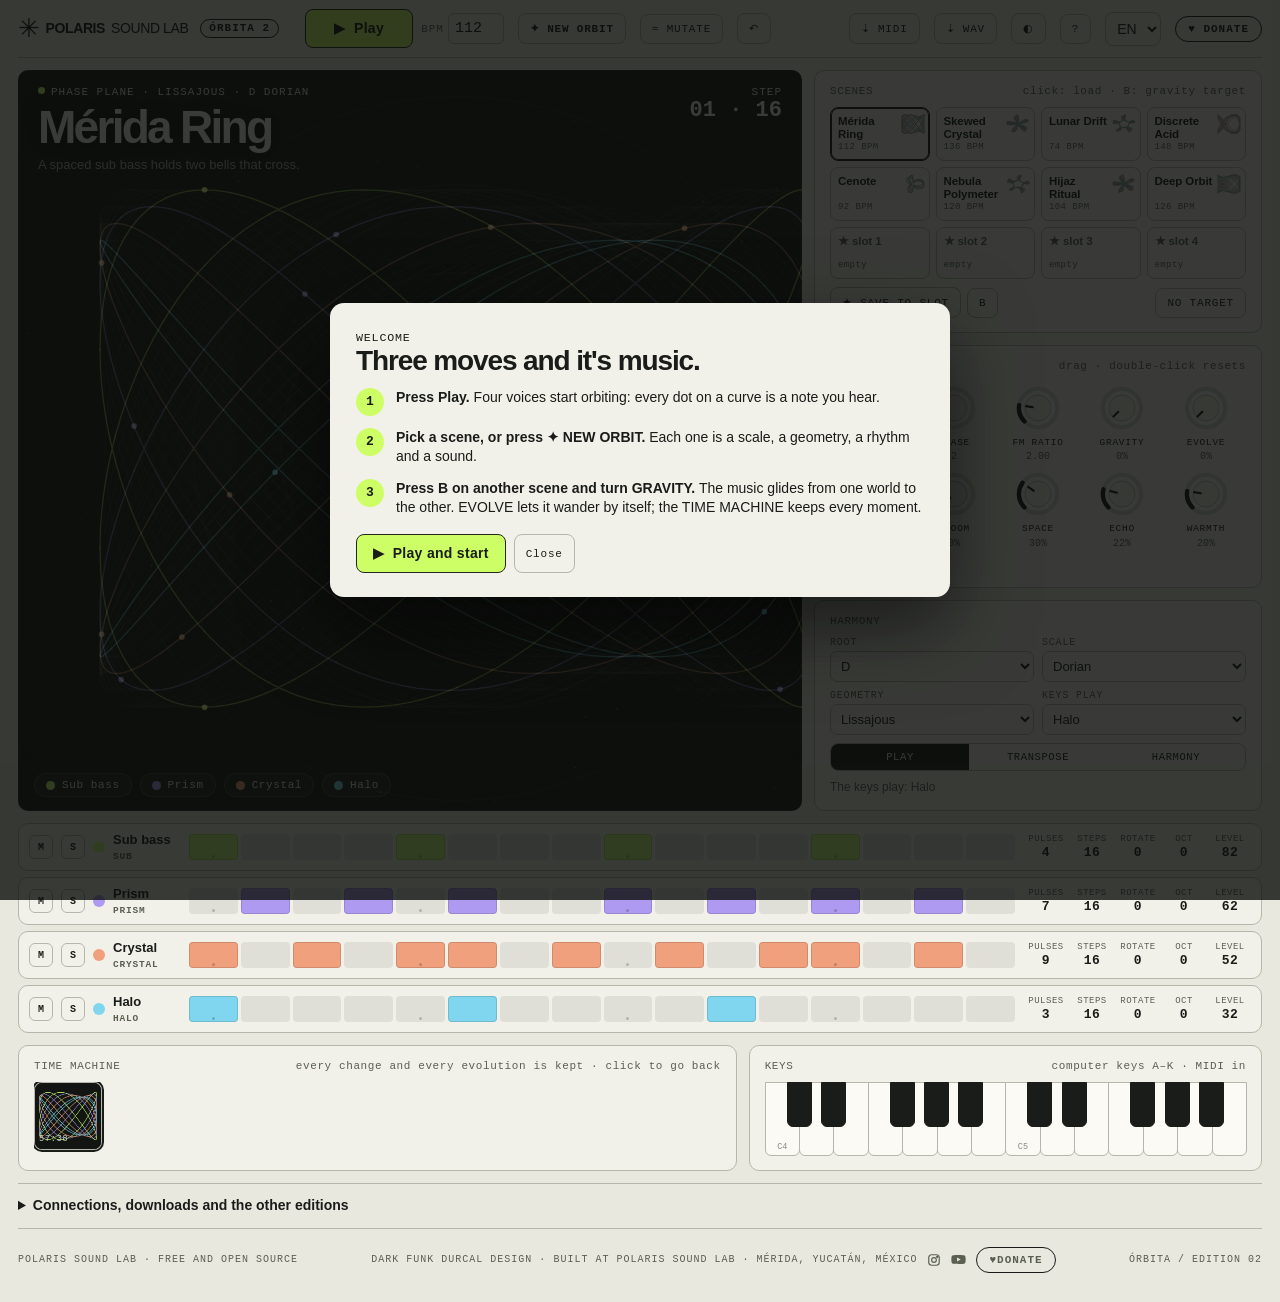
<file: docs/index.html>
<!doctype html>
<html lang="en">
<head>
<meta charset="utf-8">
<meta name="viewport" content="width=device-width,initial-scale=1,viewport-fit=cover">
<meta name="theme-color" content="#171a18">
<title>&#xd3;RBITA 2 &#xb7; Polaris Sound Lab</title>
<meta name="description" content="&#xd3;RBITA 2: a generative FM instrument. Four voices play euclidean rhythms over a scale and draw their orbits. Free, for the web and as a VST3/AU plug-in.">
<style>
:root{--paper:#e9e8df;--card:#f2f1e9;--ink:#1a1c19;--mute:#5a5f52;--line:#b4b7aa;--screen:#121512;--screen2:#1b201b;--lime:#ceff78;--c0:#ceff78;--c1:#af9af1;--c2:#f1a07d;--c3:#7fd6ee;--accent:#cefe65;--mono:'IBM Plex Mono',ui-monospace,SFMono-Regular,Menlo,Consolas,monospace;--sans:'Inter',-apple-system,BlinkMacSystemFont,'Segoe UI',Arial,sans-serif;--r:10px}
:root.night{--paper:#121412;--card:#1a1d1a;--ink:#e7eadf;--mute:#9aa091;--line:#353a33;--screen:#090b09;--screen2:#121512}
*{box-sizing:border-box}html,body{margin:0;background:var(--paper);color:var(--ink);font:14px/1.4 var(--sans);-webkit-font-smoothing:antialiased}
button,select,input{font:inherit;color:inherit}button{cursor:pointer}a{color:inherit}
.mono,small,.lbl{font-family:var(--mono);letter-spacing:.8px}
#app{max-width:1500px;margin:0 auto;padding:0 18px 20px}
/* top bar */
.top{display:flex;align-items:center;gap:14px;height:58px;border-bottom:1px solid var(--line);flex-wrap:nowrap}
.brand{font-weight:900;letter-spacing:-.4px;white-space:nowrap;display:flex;align-items:center;gap:6px}.brand b{font:26px Arial}.brand span{font-weight:400}
.brand em{font-style:normal;font-family:var(--mono);font-size:11px;letter-spacing:1px;border:1px solid var(--ink);border-radius:99px;padding:1px 8px;margin-left:6px}
.transport{display:flex;align-items:center;gap:8px;margin-left:12px}
.play{background:var(--accent);color:#1a1c19;border:1px solid #24271d;border-radius:8px;font-weight:800;min-width:108px;padding:9px 16px;letter-spacing:.3px}
.play.on{background:#1a1c19;color:var(--accent)}
.num{display:flex;align-items:center;gap:4px;font:11px var(--mono);letter-spacing:1px;color:var(--mute)}
.num input{width:56px;background:transparent;border:1px solid var(--line);border-radius:6px;padding:6px;font:15px var(--mono);color:var(--ink);text-align:center}
.tb{background:transparent;border:1px solid var(--line);border-radius:8px;padding:8px 11px;font:11px var(--mono);letter-spacing:.8px;white-space:nowrap}
.tb:hover{border-color:var(--ink)}.tb.on{background:var(--ink);color:var(--paper);border-color:var(--ink)}
.tb.big{font-weight:700}
.sp{flex:1}
.don{border:1px solid var(--ink);border-radius:99px;padding:6px 12px;font:700 11px var(--mono);letter-spacing:1px;text-decoration:none;white-space:nowrap}
.don:hover{background:var(--ink);color:var(--paper)}
select.lang{border:1px solid var(--line);background:transparent;border-radius:8px;padding:7px}
/* main */
.main{display:grid;grid-template-columns:minmax(0,1.75fr) minmax(330px,1fr);gap:12px;margin-top:12px}
.screen{position:relative;background:radial-gradient(120% 90% at 50% 45%,var(--screen2),var(--screen));border-radius:var(--r);min-height:470px;overflow:hidden;color:#e8ebe1;box-shadow:inset 0 0 0 1px #ffffff10}
.screen canvas{position:absolute;inset:0;width:100%;height:100%;cursor:crosshair}
.ov{position:absolute;z-index:2;pointer-events:none;font:11px var(--mono);letter-spacing:1px}
.ov.tl{left:20px;top:16px;max-width:60%}.ov.tr{right:20px;top:16px;text-align:right}
.ov.tl h1{font:750 clamp(30px,3.6vw,52px)/1 var(--sans);letter-spacing:-.06em;margin:6px 0 6px;color:#f4f6ee;text-shadow:0 2px 18px #000c}
.ov.tl p{font:13px/1.45 var(--sans);letter-spacing:0;color:#aab0a3;margin:0;max-width:440px}
.ov i.dot{display:inline-block;width:7px;height:7px;border-radius:100%;background:var(--lime);margin-right:6px;vertical-align:1px}
.ov.tr b{display:block;font:600 22px var(--mono);color:#f4f6ee;letter-spacing:0}
.chips{position:absolute;left:16px;right:16px;bottom:14px;z-index:2;display:flex;gap:8px;flex-wrap:wrap}
.chip{pointer-events:auto;background:#ffffff0c;border:1px solid #ffffff22;border-radius:99px;padding:5px 11px;color:#e8ebe1;font:11px var(--mono);letter-spacing:.6px;display:flex;align-items:center;gap:7px}
.chip i{width:9px;height:9px;border-radius:100%;background:var(--col)}.chip.off{opacity:.35}.chip.sel{border-color:var(--col);background:#ffffff16}
.gravbar{position:absolute;right:16px;bottom:14px;z-index:2;font:11px var(--mono);color:#cfd5c6;letter-spacing:1px;display:none;align-items:center;gap:8px;background:#0008;border-radius:99px;padding:5px 12px}
.gravbar.show{display:flex}
/* side */
.side{display:flex;flex-direction:column;gap:12px;min-width:0}
.card{background:var(--card);border:1px solid var(--line);border-radius:var(--r);padding:14px 15px}
.card h3{margin:0 0 10px;font:700 11px var(--mono);letter-spacing:1.4px;display:flex;justify-content:space-between;align-items:center;gap:8px}
.card h3 span{font-weight:400;color:var(--mute);letter-spacing:.6px}
.scenes{display:grid;grid-template-columns:repeat(4,minmax(0,1fr));gap:6px}
.sc{position:relative;border:1px solid var(--line);border-radius:8px;background:transparent;padding:7px 7px 6px;text-align:left;min-height:52px;display:flex;flex-direction:column;justify-content:space-between;overflow:hidden}
.sc b{font:700 11.5px/1.15 var(--sans);letter-spacing:-.1px;padding-right:24px}.sc small{font-size:9px;color:var(--mute);letter-spacing:.4px}
.sc canvas{position:absolute;right:3px;top:3px;width:26px;height:26px;opacity:.75}
.sc.cur{border-color:var(--ink);box-shadow:inset 0 0 0 1px var(--ink)}.sc.tgt{background:repeating-linear-gradient(135deg,#0000 0 6px,#0000000c 6px 12px)}
.sc.tgt::after{content:'B';position:absolute;right:6px;bottom:4px;font:700 10px var(--mono)}
.sc.user b{color:var(--mute)}.sc.user.full b{color:var(--ink)}
.row{display:flex;gap:6px;align-items:center;flex-wrap:wrap}.row.sb{justify-content:space-between}
.hint{font-size:12px;color:var(--mute);margin:8px 0 0}
.knobs{display:grid;grid-template-columns:repeat(5,minmax(0,1fr));gap:6px 4px}
.knob{display:flex;flex-direction:column;align-items:center;gap:2px;user-select:none;touch-action:none;cursor:ns-resize;min-width:0}
.knob svg{width:52px;height:52px;overflow:visible}.knob .lbl{font-size:9.5px;letter-spacing:.7px;text-align:center;white-space:nowrap;overflow:hidden;text-overflow:ellipsis;max-width:100%}
.knob .val{font:10px var(--mono);color:var(--mute)}
.knob.hero svg .arc{stroke:var(--ink)}
.knob:focus-visible{outline:2px solid #8466aa;border-radius:8px}
.sel2{display:grid;grid-template-columns:1fr 1fr;gap:8px}
.sel2 label{display:flex;flex-direction:column;gap:3px;font:10px var(--mono);letter-spacing:.8px;color:var(--mute);min-width:0}
.sel2 select{border:1px solid var(--line);border-radius:7px;padding:6px;background:transparent;font:13px var(--sans);letter-spacing:0;color:var(--ink);width:100%}
.seg{display:flex;border:1px solid var(--line);border-radius:8px;overflow:hidden}.seg button{flex:1;border:0;background:transparent;padding:7px 4px;font:10.5px var(--mono);letter-spacing:.6px}.seg button.on{background:var(--ink);color:var(--paper)}
/* lanes */
.lanes{margin-top:12px;display:flex;flex-direction:column;gap:6px}
.lane{display:grid;grid-template-columns:150px minmax(0,1fr) auto;gap:10px;align-items:center;background:var(--card);border:1px solid var(--line);border-radius:var(--r);padding:8px 10px;--col:var(--c0)}
.lane.off{opacity:.5}.lane.sel{box-shadow:inset 3px 0 0 var(--col)}
.lname{display:flex;align-items:center;gap:8px;min-width:0}
.lname button.nm{border:0;background:transparent;font:700 13px var(--sans);padding:0;text-align:left;display:flex;align-items:center;gap:8px;min-width:0}
.lname button.nm i{width:12px;height:12px;border-radius:100%;background:var(--col);flex:none;box-shadow:0 0 0 3px #0000}
.lname small{font-size:9.5px;color:var(--mute)}
.mbtn{border:1px solid var(--line);background:transparent;border-radius:6px;font:700 10px var(--mono);width:24px;height:24px;padding:0}
.mbtn.on{background:var(--ink);color:var(--paper)}
.cells{display:grid;gap:3px;grid-template-columns:repeat(16,minmax(0,1fr))}
.cell{height:26px;border:0;border-radius:4px;background:#00000014;padding:0;position:relative}
:root.night .cell{background:#ffffff12}
.cell.on{background:var(--col);box-shadow:inset 0 0 0 1px #0002}
.cell.now{outline:2px solid var(--ink);outline-offset:-1px}
.cell.beat::before{content:'';position:absolute;left:50%;bottom:2px;width:3px;height:3px;margin-left:-1.5px;border-radius:100%;background:#0003}
.cell.x{visibility:hidden}
.lctl{display:flex;gap:4px;align-items:center}
.mini{display:flex;flex-direction:column;align-items:center;font:9px var(--mono);letter-spacing:.5px;color:var(--mute);gap:1px;min-width:42px;user-select:none;touch-action:none;cursor:ns-resize}
.mini b{font:600 13px var(--mono);color:var(--ink)}
.mini:focus-visible{outline:2px solid #8466aa;border-radius:6px}
.lctl select{border:1px solid var(--line);border-radius:6px;background:transparent;padding:4px;font:11px var(--mono)}
/* drawer: one lane's sound */
.drawer{margin-top:6px;background:var(--card);border:1px solid var(--line);border-radius:var(--r);padding:12px 14px;display:none}
.drawer.open{display:block}
.drawer .knobs{grid-template-columns:repeat(9,minmax(0,1fr))}
.drawer h3{margin:0 0 10px;font:700 11px var(--mono);letter-spacing:1.4px;display:flex;align-items:center;gap:10px}
/* bottom: time machine + keys */
.bottom{display:grid;grid-template-columns:minmax(0,1.4fr) minmax(0,1fr);gap:12px;margin-top:12px}
.tm{display:flex;gap:6px;overflow-x:auto;padding-bottom:4px;min-height:74px}
.snap{flex:none;width:68px;height:68px;border:1px solid var(--line);border-radius:8px;background:var(--screen);position:relative;padding:0;overflow:hidden}
.snap canvas{width:100%;height:100%}.snap small{position:absolute;left:4px;bottom:3px;color:#cfd5c6;font-size:8.5px}
.snap.cur{outline:2px solid var(--ink)}
.snap.empty{background:transparent;border-style:dashed;color:var(--mute);font:10px var(--mono);display:flex;align-items:center;justify-content:center;text-align:center}
.keys{display:flex;height:74px;position:relative;user-select:none;touch-action:none}
.k{flex:1;border:1px solid var(--line);border-radius:0 0 6px 6px;background:#fbfaf4;margin-right:-1px;position:relative}
:root.night .k{background:#d9dcd2}
.k.b{position:absolute;width:5.2%;height:60%;background:#1a1c19;border-color:#1a1c19;z-index:2;margin:0}
.k.dn{background:var(--accent)!important}.k.held{background:#af9af1!important}
.k span{position:absolute;bottom:3px;left:0;right:0;text-align:center;font:8.5px var(--mono);color:#888}
/* connections */
details.more{margin-top:12px;border-block:1px solid var(--line);padding:12px 0}
details.more summary{cursor:pointer;font-weight:700}
.links{display:flex;flex-wrap:wrap;gap:8px;margin-top:12px}.links a,.links button{border:1px solid var(--line);border-radius:8px;padding:8px 11px;text-decoration:none;background:transparent;font-size:13px}
.links a:hover,.links button:hover{border-color:var(--ink)}
#msg{font-size:12.5px;color:var(--mute);margin:10px 0 0}
footer{display:flex;justify-content:space-between;align-items:center;gap:12px;padding:18px 0 4px;font:10px var(--mono);letter-spacing:1px;color:var(--mute);flex-wrap:wrap}
footer .credit{display:flex;align-items:center;gap:10px}footer a{text-decoration:none;display:inline-flex}footer a:hover{color:var(--ink)}
/* overlays */
.veil{position:fixed;inset:0;background:#0b0d0bcc;z-index:50;display:none;align-items:center;justify-content:center;padding:20px}
.veil.show{display:flex}
.sheet{background:var(--card);color:var(--ink);border-radius:14px;max-width:620px;width:100%;padding:24px 26px;max-height:88vh;overflow:auto;box-shadow:0 30px 80px #0008}
.sheet h2{margin:0 0 4px;font:800 28px/1.05 var(--sans);letter-spacing:-.04em}.sheet h4{margin:18px 0 6px;font:700 11px var(--mono);letter-spacing:1.3px}
.sheet p,.sheet li{font-size:14px;line-height:1.5}.sheet ol{padding-left:20px;margin:6px 0}
.sheet .go{margin-top:16px;display:flex;gap:8px;flex-wrap:wrap}
.coachStep{display:flex;gap:12px;align-items:flex-start;margin:12px 0}.coachStep b{flex:none;width:28px;height:28px;border-radius:100%;background:var(--accent);color:#1a1c19;display:flex;align-items:center;justify-content:center;font:800 13px var(--mono)}
.toast{position:fixed;left:50%;bottom:24px;transform:translateX(-50%) translateY(20px);background:#1a1c19;color:#eef1e6;border-radius:99px;padding:9px 16px;font:12px var(--mono);letter-spacing:.5px;opacity:0;transition:.25s;z-index:60;pointer-events:none}
.toast.show{opacity:1;transform:translateX(-50%) translateY(0)}
.plugonly{display:none}.isplug .plugonly{display:revert}.isplug .webonly{display:none}
body.dropping #app{outline:3px dashed var(--c1);outline-offset:-6px}
button:focus-visible,select:focus-visible,a:focus-visible,input:focus-visible{outline:2px solid #8466aa;outline-offset:1px}
@media (max-width:1100px){.main{grid-template-columns:1fr}.screen{min-height:380px}.bottom{grid-template-columns:1fr}.drawer .knobs{grid-template-columns:repeat(6,minmax(0,1fr))}}
@media (max-width:760px){#app{padding:0 10px 16px}.top{flex-wrap:wrap;height:auto;padding:8px 0;gap:8px}.transport{margin-left:0}.hidem{display:none}
 .screen{min-height:320px}.lane{grid-template-columns:1fr;gap:6px}.lctl{flex-wrap:wrap}.knobs{grid-template-columns:repeat(5,minmax(0,1fr))}.drawer .knobs{grid-template-columns:repeat(4,minmax(0,1fr))}
 .scenes{grid-template-columns:repeat(2,minmax(0,1fr))}.ov.tl{max-width:64%}.ov.tl h1{font-size:24px}.ov.tl p{display:none}.chips{bottom:10px}.gravbar{bottom:auto;top:84px;right:12px}}
</style>
</head>
<body>
<div id="app">
<header class="top">
  <div class="brand"><b>&#x2733;</b> POLARIS <span>SOUND LAB</span><em>&#xd3;RBITA 2</em></div>
  <div class="transport">
    <button id="play" class="play">&#x25b6;&nbsp; <span data-t>Play</span></button>
    <label class="num">BPM <input id="bpm" type="number" min="40" max="220" value="112"></label>
    <button id="sync" class="tb plugonly" data-t-title="Follow the DAW's tempo and transport">SYNC</button>
  </div>
  <button id="newOrbit" class="tb big" data-t-title="A new orbit: scale, geometry, rhythm and sound, all musical">&#x2726; <span data-t>NEW ORBIT</span></button>
  <button id="mutate" class="tb hidem" data-t-title="Change a few things, keep the feel">&#x2248; <span data-t>MUTATE</span></button>
  <button id="undo" class="tb hidem" data-t-title="Back one step in the time machine">&#x21b6;</button>
  <div class="sp"></div>
  <button id="drag" class="tb" data-t-title="Drag it onto a MIDI track (plug-in) or download it (web): 4 bars, all the voices on one channel">&#x21e3; MIDI</button>
  <button id="dragWav" class="tb" data-t-title="Drag the audio onto a track (plug-in) or download it (web): a 4-bar loop">&#x21e3; WAV</button>
  <button id="midiOut" class="tb plugonly" data-t-title="Send the notes out of the plug-in too, to play your other instruments (channel 1)">MIDI OUT</button>
  <button id="theme" class="tb hidem" data-t-title="Paper or night">&#x25d0;</button>
  <button id="helpBtn" class="tb" data-t-title="Quick guide">?</button>
  <select id="lang" class="lang" aria-label="Language / Idioma"><option value="en">EN</option><option value="es">ES</option></select>
  <a class="don" id="don" href="https://www.paypal.com/donate/?business=drophlex%40gmail.com&amp;no_recurring=0&amp;item_name=ORBITA&amp;currency_code=USD" target="_blank" rel="noopener">&#x2665; <span data-t>DONATE</span></a>
</header>

<div class="main">
  <section class="screen" id="screen">
    <canvas id="stage" aria-label="The orbits of the four voices"></canvas>
    <div class="ov tl"><span><i class="dot"></i><span data-t>PHASE PLANE</span> &#xb7; <span id="geoName"></span></span><h1 id="sceneName">M&#xe9;rida Ring</h1><p id="sceneDesc"></p></div>
    <div class="ov tr"><span data-t>STEP</span><b id="pos">01 &#xb7; 16</b><span id="evo"></span></div>
    <div class="chips" id="chips"></div>
    <div class="gravbar" id="gravbar"><span data-t>GRAVITY</span> <b id="gravVal">0%</b> &#x2192; <span id="gravTgt"></span></div>
  </section>
  <aside class="side">
    <div class="card"><h3><span class="t" data-t>SCENES</span><span data-t>click: load &#xb7; B: gravity target</span></h3><div class="scenes" id="scenes"></div>
      <div class="row sb" style="margin-top:8px"><div class="row"><button class="tb" id="saveScene">&#x2605; <span data-t>SAVE TO SLOT</span></button><button class="tb" id="bMode" data-t-title="The next scene you click becomes GRAVITY's target">B</button></div><button class="tb" id="clearB" data-t>NO TARGET</button></div></div>
    <div class="card"><h3><span data-t>MACROS</span><span data-t>drag &#xb7; double-click resets</span></h3><div class="knobs" id="macros"></div></div>
    <div class="card"><h3><span data-t>HARMONY</span><span id="keyInfo"></span></h3>
      <div class="sel2"><label><span data-t>ROOT</span><select id="root"></select></label><label><span data-t>SCALE</span><select id="scale"></select></label>
      <label><span data-t>GEOMETRY</span><select id="geom"></select></label><label><span data-t>KEYS PLAY</span><select id="playLane"></select></label></div>
      <div style="margin-top:8px" class="seg" id="keyMode"><button data-v="0" data-t>PLAY</button><button data-v="1" data-t>TRANSPOSE</button><button data-v="2" data-t>HARMONY</button></div>
      <p class="hint" id="keyHint"></p></div>
  </aside>
</div>

<section class="lanes" id="lanes"></section>
<section class="drawer" id="drawer"><h3><i id="dDot" style="width:12px;height:12px;border-radius:100%;display:inline-block"></i><span id="dName"></span><select id="dModel" class="lang" style="padding:4px"></select><span class="sp"></span><button class="tb" id="dReset" data-t>RESET VOICE</button><button class="tb" id="dClose">&#x2715;</button></h3><div class="knobs" id="dKnobs"></div></section>

<div class="bottom">
  <div class="card"><h3><span data-t>TIME MACHINE</span><span data-t>every change and every evolution is kept &#xb7; click to go back</span></h3><div class="tm" id="tm"></div></div>
  <div class="card"><h3><span data-t>KEYS</span><span id="kbInfo" data-t>computer keys A&#x2013;K &#xb7; MIDI in</span></h3><div class="keys" id="keys"></div></div>
</div>

<details class="more webonly" id="more"><summary data-t>Connections, downloads and the other editions</summary>
  <div class="links">
    <label class="num"><span data-t>MIDI OUTPUT</span> <select id="out" style="border:1px solid var(--line);border-radius:8px;padding:7px;background:transparent"><option value="" data-t>Browser audio only</option></select></label>
    <button id="connect" data-t>Find FM-1 / MIDI</button>
    <a href="https://github.com/drophlex/ORBITA/releases/latest/download/ORBITA-mac.zip"><span data-t>Mac plug-in (VST3 &#xb7; AU)</span> &#x2193;</a>
    <a href="firmware/"><span data-t>&#xd3;RBITA on the FM-1 (beta)</span> &#x25b8;</a>
    <a href="fm1/"><span data-t>Voices for the FM-1</span> &#x25b8;</a>
    <a href="guide/"><span data-t>Install guide</span></a>
    <a id="manual" href="Orbita-EN.pdf" target="_blank" rel="noopener"><span data-t>Manual</span> &#x2197;</a>
    <a href="classic/"><span data-t>&#xd3;RBITA 1 (classic)</span></a>
    <a href="https://github.com/drophlex/ORBITA">GitHub &#x2197;</a>
  </div>
  <p id="msg" data-t>Connect the FM-1 by USB and pick its output: the four voices go out on channels 1 to 4.</p>
</details>

<footer><span>POLARIS SOUND LAB &#xb7; <span data-t>FREE AND OPEN SOURCE</span></span>
  <span class="credit"><span>DARK FUNK DURCAL DESIGN &#xb7; <span data-t>BUILT AT POLARIS SOUND LAB &#xb7; M&#xc9;RIDA, YUCAT&#xc1;N, M&#xc9;XICO</span></span>
  <a href="https://www.instagram.com/polaris.sound.lab/" target="_blank" rel="noopener" aria-label="Instagram @polaris.sound.lab"><svg viewBox="0 0 24 24" width="14" height="14" fill="none" stroke="currentColor" stroke-width="2"><rect x="3" y="3" width="18" height="18" rx="5"/><circle cx="12" cy="12" r="4"/><circle cx="17.5" cy="6.5" r="1" fill="currentColor"/></svg></a>
  <a href="https://www.youtube.com/@PolarisSoundLab" target="_blank" rel="noopener" aria-label="YouTube @PolarisSoundLab"><svg viewBox="0 0 24 24" width="15" height="15" fill="currentColor"><path d="M23 7.2a3 3 0 0 0-2.1-2.1C19 4.6 12 4.6 12 4.6s-7 0-8.9.5A3 3 0 0 0 1 7.2 31 31 0 0 0 .5 12a31 31 0 0 0 .5 4.8 3 3 0 0 0 2.1 2.1c1.9.5 8.9.5 8.9.5s7 0 8.9-.5a3 3 0 0 0 2.1-2.1 31 31 0 0 0 .5-4.8 31 31 0 0 0-.5-4.8zM9.7 15.1V8.9l5.8 3.1z"/></svg></a>
  <a class="don" href="https://www.paypal.com/donate/?business=drophlex%40gmail.com&amp;no_recurring=0&amp;item_name=ORBITA&amp;currency_code=USD" target="_blank" rel="noopener">&#x2665; <span data-t>DONATE</span></a></span>
  <span>&#xd3;RBITA / <span data-t>EDITION</span> 02</span></footer>
</div>

<div class="veil" id="coach"><div class="sheet">
  <small data-t>WELCOME</small><h2 data-t>Three moves and it's music.</h2>
  <div class="coachStep"><b>1</b><div><strong data-t>Press Play.</strong> <span data-t>Four voices start orbiting: every dot on a curve is a note you hear.</span></div></div>
  <div class="coachStep"><b>2</b><div><strong data-t>Pick a scene, or press &#x2726; NEW ORBIT.</strong> <span data-t>Each one is a scale, a geometry, a rhythm and a sound.</span></div></div>
  <div class="coachStep"><b>3</b><div><strong data-t>Press B on another scene and turn GRAVITY.</strong> <span data-t>The music glides from one world to the other. EVOLVE lets it wander by itself; the TIME MACHINE keeps every moment.</span></div></div>
  <div class="go"><button class="play" id="coachGo">&#x25b6;&nbsp; <span data-t>Play and start</span></button><button class="tb" id="coachSkip" data-t>Close</button></div>
</div></div>

<div class="veil" id="help"><div class="sheet" id="helpBody"></div></div>
<div class="toast" id="toast"></div>
<script>
const WASM_B64 = "AGFzbQEAAAABXBBgAX0AYAF/AX9gAn99AGABfwBgBH9/f38AYAR/fX19AGADf39/AGACf38Bf2AAAX9gAABgAn9/AGAFf39/fX8AYAR/f39/AX9gA399fwF9YAJ/fwF9YAN/f30AAy4tAAECAwMDBAUGAQcICAgIAgIJCQkDCgQGCwoGCAgICAcMDQgIDggJBwEHDwEBBQYBAYAEgAQGCQF/[base64]/AsAQfCOgIAAEIGAgIAAGkEAQfCOgIAANgKYx5aBAEHwjoCAACAAEIKAgIAAC9UKAQJ/IABBADoAhAwgAEGAgO65BDYCACAAQYgMakEAQYgi/AsAQaBqIQEDQCAAIAFqIgJB9MMAakIANwIAIAJB8MMAakEAOgAAIAJB/[base64]/PPO778/[base64]/AsAIABCADcC/LSWASAAQZqz5vgDNgL4tJYBIABCATcD8LSWASAAQpqz5vgDNwPotJYBIABCATcD4LSWASAAQpqz5vgDNwPYtJYBIABCATcD0LSWASAAQpqz5vgDNwPItJYBIABCATcDwLSWASAAQYS1lgFqQgA3AgAgAEIANwOQtZYBIABBgICA/[base64]/[base64]/[base64]/AM3A+C3lgEgAEGguJYBakEANgIAIABBmLiWAWpCADcDACAAQZC4lgFqQgA3AwAgAEGIuJYBakIANwMAIABBgLiWAWpCADcDACAAQfi3lgFqQgA3AwAgAEIANwPwt5YBIAALjEADBn8CfQF/[base64]/NgIAIABBtC5qQgA3AgAgAEG8LmpCADcCACAAQcQuakIANwIAIABBzC5qQQA2AgAgAkIANwALIAJBADsBCCAAIAIpAQg3AJEuIABBmS5qIAJBCGpBCGoiBikBADcAACAAQaAuaiACQRdqIgcpAAA3AAAgAEHsLmpBmrPm9AM2AgAgAEHkLmpCzZmz7rPmzJk/NwIAIABB3C5qQoCAgICg4fWRPDcCACAAQdguakEANgIAIABB0C5qQoCAgPzzzu+/PzcDACAAQfguakIANwMAIABB8C5qQgA3AwAgAEGAL2ogATgCAEMAAPxCQz1WtMMgAZUiCCAIQwAA/EJeG0MAAPzClyIIIAiOIgmTIghDe8WuOpRDPJUdPJIgCJRDRFhjPZIgCJRD8P11PpIgCJRDGHIxP5IgCJRDAACAP5IhCAJAAkAgCUMAAP5CkiIJi0MAAABPXUUNACAJqCEKDAELQYCAgIB4IQoLIABB/[base64]/NwIAIABBxDBqQoCAgICg4fWRPDcCACAAQcAwakEANgIAIABBuDBqQoCAgPzzzu+/PzcDACAAQeAwakIANwMAIABB2DBqQgA3AwAgAEHkMGogCDgCACAAQegwaiABOAIAIARBADoAACADQgA3AAAgBUEANgAAIABB7DBqQQA6AAAgAEGIMWpCADcDACAAQYQxakF/[base64]/PPO778/[base64]/NwMAIABBoDNqQoCAgICg4fWRPDcDACAAQZwzakEANgIAIABBlDNqQoCAgPzzzu+/PzcCACAAQbwzakIANwIAIABBtDNqQgA3AgAgAEHAM2ogCDgCACAAQcQzaiABOAIAIARBADoAACADQgA3AAAgBUEANgAAIABByDNqQQA6AAAgAEHkM2pCADcCACAAQeAzakF/[base64]/PPO778/[base64]/NwIAIABB/DVqQoCAgICg4fWRPDcCACAAQfg1akEANgIAIABB8DVqQoCAgPzzzu+/PzcDACAAQZg2akIANwMAIABBkDZqQgA3AwAgAEGcNmogCDgCACAAQaA2aiABOAIAIARBADoAACADQgA3AAAgBUEANgAAIABBpDZqQQA6AAAgAEHANmpCADcDACAAQbw2akF/[base64]/PPO778/[base64]/NwMAIABB2DhqQoCAgICg4fWRPDcDACAAQdQ4akEANgIAIABBzDhqQoCAgPzzzu+/PzcCACAAQfQ4akIANwIAIABB7DhqQgA3AgAgAEH4OGogCDgCACAAQfw4aiABOAIAIARBADoAACADQgA3AAAgBUEANgAAIABBgDlqQQA6AAAgAEGcOWpCADcCACAAQZg5akF/[base64]/PPO778/[base64]/NwIAIABBtDtqQoCAgICg4fWRPDcCACAAQbA7akEANgIAIABBqDtqQoCAgPzzzu+/PzcDACAAQdA7akIANwMAIABByDtqQgA3AwAgAEHUO2ogCDgCACAAQdg7aiABOAIAIARBADoAACADQgA3AAAgBUEANgAAIABB3DtqQQA6AAAgAEH4O2pCADcDACAAQfQ7akF/[base64]/PPO778/[base64]/NwMAIABBkD5qQoCAgICg4fWRPDcDACAAQYw+akEANgIAIABBhD5qQoCAgPzzzu+/PzcCACAAQaw+akIANwIAIABBpD5qQgA3AgAgAEGwPmogCDgCACAAQbQ+aiABOAIAIARBADoAACADQgA3AAAgBUEANgAAIABBuD5qQQA6AAAgAEHUPmpCADcCACAAQdA+akF/NgIAIABB3D5qQgA3AgAgAEHkPmpCADcCACAAQew+akIANwIAIABB9D5qQQA2AgAgAkIANwALIAJBADsBCCAAIAIpAQg3ALk+IABBwT5qIAYpAQA3AAAgAEHIPmogBykAADcAACAAQZQ/akGas+b0AzYCACAAQYw/akLNmbPus+bMmT83AgAgAEGEP2pCgICAgKDh9ZE8NwIAIABBgD9qQQA2AgAgAEH4PmpCgICA/PPO778/NwMAIABBoD9qQgA3AwAgAEGYP2pCADcDACAAQaQ/aiAIOAIAIABBqD9qIAE4AgAgBEEAOgAAIANCADcAACAFQQA2AAAgAEGsP2pBADoAACAAQcg/akIANwMAIABBxD9qQX82AgAgAEHQP2pCADcDACAAQdg/akIANwMAIABB4D9qQgA3AwAgAEHoP2pBADYCACACQgA3AAsgAkEAOwEIIAAgAikBCDcArT8gAEG1P2ogBikBADcAACAAQbw/aiAHKQAANwAAIABBiMAAakGas+b0AzYCACAAQYDAAGpCzZmz7rPmzJk/NwMAIABB+D9qQoCAgICg4fWRPDcDACAAQfQ/akEANgIAIABB7D9qQoCAgPzzzu+/[base64]/PPO778/NwMAIABBiMEAakIANwMAIABBgMEAakIANwMAIABBjMEAaiAIOAIAIABBkMEAaiABOAIAIARBADoAACADQgA3AAAgBUEANgAAIABBlMEAakEAOgAAIABBsMEAakIANwMAIABBrMEAakF/[base64]/NwIAIABB1MIAakKAgICAoOH1kTw3AgAgAEHQwgBqQQA2AgAgAEHIwgBqQoCAgPzzzu+/[base64]/UIgAEGFwwBqIAYpAQA3AAAgAEGMwwBqIAcpAAA3AAAgAEHYwwBqQZqz5vQDNgIAIABB0MMAakLNmbPus+bMmT83AwAgAEHIwwBqQoCAgICg4fWRPDcDACAAQcTDAGpBADYCACAAQbzDAGpCgICA/PPO778/NwIAIABB5MMAakIANwIAIABB3MMAakIANwIAIABB6MMAaiAIOAIAIABB7MMAaiABOAIAIABBmNkAakEAQYDqMPwLACAAQZzDMWpBAEGA6jD8CwAgAEHMreIAakEAQYCAAfwLACAAQdCt4wBqQQBBgIAB/AsAIABBuJ6TAWpBAEGAlgH8CwAgAEHYreQAakEAQYDuBfwLACAAQdyb6gBqQQBBgO4F/AsAIABB4InwAGpBAEGA7gX8CwAgAEHk9/UAakEAQYDuBfwLACAAQejl+wBqQQBBgO4F/AsAIABB7NOBAWpBAEGA7gX8CwAgAEHwwYcBakEAQYDuBfwLACAAQfSvjQFqQQBBgO4F/[base64]/DyAEQf8PSBsiBEEIIARBCEobNgIAAkACQCABQ6kTUDyUIgiLQwAAAE9dRQ0AIAioIQQMAQtBgICAgHghBAsgAEHgtJYBaiAEQf8PIARB/w9IGyIEQQggBEEIShs2AgACQAJAIAFD+u1rO5QiCItDAAAAT11FDQAgCKghBAwBC0GAgICAeCEECyAAQdC0lgFqIARB/w8gBEH/D0gbIgRBCCAEQQhKGzYCAAJAAkAgAUN1Apo7lCIIi0MAAABPXUUNACAIqCEEDAELQYCAgIB4IQQLIABBwLSWAWogBEH/DyAEQf8PSBsiBEEIIARBCEobNgIAQwAA/EJDO6q4vyABQ4/C9T2UQwAAgD+XlSIIIAhDAAD8Ql4bQwAA/MKXIgggCI4iCZMiCEN7xa46lEM8lR08kiAIlENEWGM9kiAIlEPw/XU+kiAIlEMYcjE/kiAIlEMAAIA/kiEIAkACQCAJQwAA/kKSIgmLQwAAAE9dRQ0AIAmoIQQMAQtBgICAgHghBAsgAEHIreIAakMAAIA/IAggBEEXdL6UkzgCAAJAAkAgAC0AlERFDQAgACoCmEQiCEMAAIA/Xw0AQwAAyEMgCCAIQwAAyENeG0MAAKBBlyEIDAELIAAqAoQIIQgLIABCADcD0LeWASAAQfriAjYC9EMgAEHYt5YBakIANwMAIAAgAUMAAPBBlCAIlSIIOALArWIgAEHEreIAaiAIOAIAQwAA/EIgAUNI4fo+lEMAAAxDlkMYCRHBlCABlSIBIAFDAAD8Ql4bQwAA/MKXIgEgAY4iCJMiAUN7xa66lEM8lR28kiABlENEWGO9kiABlEPw/XW+kiABlEMYcjG/kiABlEMAAIA/kyEBAkACQCAIQwAA/kKSIgiLQwAAAE9dRQ0AIAioIQQMAQtBgICAgHghBAsgAEG0reIAaiABIARBF3S+lEMAAIA/kiIBOAIAIABBvK3iAGogATgCACACQSBqJICAgIAAC4QLAQV/IABC7KPh+QM3AlggAELNmbPyAzcCUCAAQoCAgPSjs+aMPzcCSCAAQs2Zs/jjzJnzPjcCQCAAQs2Zs/ijs+bMPjcCOCAAQoCAgIDE66PhPjcCMCAAQoCAgIDg9dGwPjcCKCAAQgA3AiAgAEKAgICAhICAgMAANwIYIABCgICAgICAgPDAADcCECAAQoCAgIAENwIIIABCgICAlwQ3AgAgAEIANwJoIABCgICAjAQ3ApABIABCgICA/IOAgMA/NwKcASAAQoCAgICgs+asPzcCrAEgAEKAgICAoLPmzD43ArwBIABCgICAgICAgIA/NwLUASAAQc2Zs+4DNgLIASAAQc2Zs+oDNgK0ASAAQYCAgPwDNgKkASAAQYCAgPwDNgKAASAAQeAAakKAgICCpLPmjD43AgAgAEHwAGpCADcCACAAQfgAakIANwIAIABBuAFqQc2Zs/IDNgIAIABBqAFqQebMmfcDNgIAIABBjAFqQYCAgIJ8NgIAIABBhAFqQoXXx/oDNwIAIABBzAFqQoquj+Wj4fXRPTcCACAAQbQCakKas+bwg4CAgD83AgAgAEHEAWpB0vD6+AM2AgAgAEHcAWpCgICAgICAgMA/NwIAIABB5AFqIgFCgICA+gM3AgAgAEHsAWoiAkKAgICAgICAwMEANwIAIABB9AFqQgA3AgAgAEH8AWpCgICA/IOAgMA/NwIAIABBhAJqQoCAgPyDgIDAPzcCACAAQYwCakKAgICAoLPmrD83AgAgAEGUAmpCzZmz6tOZs+Y+NwIAIABBnAJqQoCAgICgs+bMPjcCACAAQaQCaiIDQoCAgPzTmbPmPTcCACAAQawCaiIEQs2Zs/Kjs+bMPjcCACAAQZgBakEANgIAIABB5AJqQoCAgPyDgIDAPzcCACAAQZgCakGPhdfzAzYCACAAQYgCakGas+b6AzYCACACQQA2AgAgBEKpuL30o+H10T43AgAgAULS8Pr4k4XXx75/NwIAIANB5syZ+wM2AgAgAEG8AmpBgICA/AM2AgAgAEH4AWpBADYCACAAQcwCakKAgICAhICAwMEANwIAIABByAJqQQA2AgAgAEHAAmpCgICA/IOAgKA/[base64]/IOAgMA/NwIAIABBuANqIgVCgICAgICAgMA/NwIAIABBsANqQoCAgIwENwIAIABB9ANqQubMmfeDgICAPzcCACAAQZwDakGAgICABDYCACAAQdwDakLNmbP4o7PmjD83AgAgAEHsA2pCzZmz8qOz5ow/NwIAIABBpANqQr2U3PYDNwIAIAFBs+bM+QM2AgAgA0GAgID4AzYCACAAQawDakGAgICEfDYCACAAQeQDakGU3J76AzYCACAAQfwDakGAgICCBDYCACAFQQA2AgAgAkKas+b048yZ8z43AgAgBEGAgICEBDYCAAuFBAQCfQJ/AX0BfwJAAkACQCAALQCEDA0AQwAAAAAhAQwBC0MAAIA/[base64]/kiAFIAKTIAGUko44AgAMAQsgAyAFOAIACyADQQRqIQMgBEEBaiIEQYABRw0ADAILCyAAQYQIaiEDQQAhBANAIANBgHxqKgIAIQUgA0GAeGoqAgAhAgJAAkACQAJAAkAgBEEgSQ0AIARBYGpB/[base64]/BX0BfwF9Bn8EfQV8BH0IfwR9A38BfQJ/AX0CfwV9CX8CfQF/[base64]/MKXIgUgBY4iCJMiBUN7xa46lEM8lR08kiAFlENEWGM9kiAFlEPw/XU+kiAFlEMYcjE/kiAFlEMAAIA/kiEFAkACQCAIQwAA/kKSIgiLQwAAAE9dRQ0AIAioIQYMAQtBgICAgHghBgtDAAD8QkMYCRHBIAdDSOH6PpQiCSAGQRd0vkMAAGFElCAFlCIFlkMYCRHBlCAFQwAAgD9dGyAHlSIFIAVDAAD8Ql4bQwAA/MKXIgUgBY4iCJMiBUN7xa46lEM8lR08kiAFlENEWGM9kiAFlEPw/XU+kiAFlEMYcjE/kiAFlEMAAIA/kiEFAkACQCAIQwAA/kKSIgiLQwAAAE9dRQ0AIAioIQYMAQtBgICAgHghBgsgAEGsreIAakMAAIA/IAUgBkEXdL6UkyIFOAIAIABBpK3iAGogBTgCAEMAAPxCQxgJEcEgCSAAQcgIaioCAEMAwFrGlEMA4HZGkiIFlkMYCRHBlCAFQwAAgD9dGyAHlSIFIAVDAAD8Ql4bQwAA/MKXIgUgBY4iCJMiBUN7xa46lEM8lR08kiAFlENEWGM9kiAFlEPw/XU+kiAFlEMYcjE/kiAFlEMAAIA/kiEFAkACQCAIQwAA/kKSIgiLQwAAAE9dRQ0AIAioIQYMAQtBgICAgHghBgtDAACAPyAFIAZBF3S+lJMhCiAHQz7DrjeUIABBxAhqKgIAIgVDzczMP5RDzcwMP5KUIQsgAEH8nZMBaiEMQwAAgD8gBSAFlEMAABBBlEOamRk/kiAHlJUhDUEAIQYDQCAMIAo4AgAgBEHgAWogBmpDALCzRiALIAZBoIiAgABqKgIAlCIFIAVDALCzRl4bQwAAyEKXIgU4AgBDAAD8QiAFQ9pzH8GUIA2UIgUgBUMAAPxCXhtDAAD8wpciBSAFjiIIkyIFQ3vFrjqUQzyVHTySIAWUQ0RYYz2SIAWUQ/[base64]/[base64]/D9dT6SIAWUQxhyMT+SIAWUQwAAgD+SIQUCQAJAIAhDAAD+QpIiCItDAAAAT11FDQAgCKghBgwBC0GAgICAeCEGCyAAQbi3lgFqIAUgBkEXdL6UIgU4AgAgAEGot5YBaiAKOAIAIABByLeWAWogBTgCAEMAAPxCIAlDAAB6Q5ZDGAkRwZQgB5UiBSAFQwAA/[base64]/[base64]/lEMAAIA/kpQ4AgAgDEHUCWoqAgAhBSAAIAZqIhAgDEHICWoqAgAgECoCACIIk0MAAIA+lCAIkiIIOAIAIARBMGogBmpBgMnpfmogBTgCAEMAAPxCIAhDPqkDQZQiBSAFQwAA/[base64]/kiAAKgIAEIeAgIAAIA9BOGohDyAGQQRqIQYgDkHgAGoiDkGAA0cNAAsgAEHcCGohBiAAQdQIaiEMIABB0AhqIQ4gAEHMCGohDyAAQcAIaiEQIABBuAhqIREgAEGwCGohEiAAKgIAIQgCQAJAIAAtAJREIhNFDQAgACoCmEQiBUMAAIA/Xw0AQwAAyEMgBSAFQwAAyENeG0MAAKBBlyEKDAELIAAqAoQIIQoLIAwqAgAhCyAGKgIAIQ0gDioCACEUIA8qAgAhFSAQKgIAIQcgESoCACEWIBIqAgAhBSAIQwAAcEGUIAqVIRcCQCATRQ0AIAAtAJVEQf8BcUUNACAALQCoREUNACAALQD4Q0H/AXFFDQAgAEEAOgCoRCAXuyIYRB+F61G4HtU/oiEZIABBiAhqKgIAuyEaAkACQCAAKwOgRCIbnSIcRAAAAAAAAPC/oCAcIBsgHGMbIhyZRAAAAAAAAOBBY0UNACAcqiEGDAELQYCAgIB4IQYLIBkgGqIhGSAGQQFxIQ4gACgC/[base64]/[base64]/liEpIAdDvXSTPpQhKiAFQ5qZmT+UISsgBUOamRk+lCEsIABBuJ6TAWohLSAAQZzDMWohLiAAQZjZAGohLyAVQ5qZGT+UITAgAEHQreMAaiExIABBzK3iAGohMiAXQ8P1qD6UITNBACE0A0ACQCAALQD4Q0UNAAJAIAArA4BEIhwgACsDiERjDQAgACgC/EMhBgNAIAAgBkEBaiIGNgL8QyAAIAYgNBCIgICAACAAIAArA4hEIDMgACoCiAiUIgWMIAUgACgC/[base64]/[base64]/ag4FAAEHBAIDCyAGQcwAaiIMIAwqAgAgBkHgAGoqAgBDXI+CP5SSIgc4AgAgB0MAAIA/XQ0HIAZCgoCAgICAgMA/[base64]/kpQhRyA8KgIAQwrXoz2UIUggBioCECAAKgIAlSEJQwAAgD8gQCoCACJJQwAAgD6XlSFKID0oAgAhEiA+KgIAIgiMIUtBACEMQQEhDgJAA0AgSyAIIA5BAXEiTBtDTpQEPJRDAACAP5JDAACAPyAIQwrXIzxeGyAJlCEFQwAAAAAhCgJAAkACQAJAAkAgEkF/ag4FAAEEAgMECyAGIAxBAnRqQSxqIg8qAgAiCiFNAkAgEEEBcQ0AQQAhDkMAAAAAIQtDAACAPyFNQaDPloEAIRADQCAQIAs4AgAgTUOx/38/lCALQ8YPSTuUkyFOIAtDsf9/P5QgTUPGD0k7lJIhCwJAAkAgDkH/AXFB/wFGDQAgTiFNDAELQwAAgD8gCyALlCBOIE6UkpGVIk8gTpQhTSBPIAuUIQsLIBBBBGohECAOQQFqIg5BgRBHDQALQQEhEEEAQQE6AKSPl4EAIA8qAgAhTQsCQAJAIAogCo6TQwAAAEWUIguLQwAAAE9dRQ0AIAuoIQ4MAQtBgICAgHghDgsgDkEAIA5BAEobIg5B/w8gDkH/D0kbIg5BAnQiEUGkz5aBAGoqAgAhTiARQaDPloEAaioCACEKIA8gTSAFQ2IQ4ECUkjgCACAKIE4gCpMgCyAOspOUkkMzM7M+lCEKDAMLIAYgDEECdGpBLGoiDyoCACIKIU0CQCAQQQFxDQBBACEOQwAAAAAhC0MAAIA/IU1BoM+WgQAhEANAIBAgCzgCACBNQ7H/fz+UIAtDxg9JO5STIU4gC0Ox/38/lCBNQ8YPSTuUkiELAkACQCAOQf8BcUH/AUYNACBOIU0MAQtDAACAPyALIAuUIE4gTpSSkZUiTyBOlCFNIE8gC5QhCwsgEEEEaiEQIA5BAWoiDkGBEEcNAAtBASEQQQBBAToApI+XgQAgDyoCACFNCwJAAkAgCiAKjpNDAAAARZQiC4tDAAAAT11FDQAgC6ghDgwBC0GAgICAeCEOCyAOQQAgDkEAShsiDkH/[base64]/P5QgC0PGD0k7lJMhTiALQ7H/fz+UIE1Dxg9JO5SSIQsCQAJAIA5B/wFxQf8BRg0AIE4hTQwBC0MAAIA/IAsgC5QgTiBOlJKRlSJPIE6UIU0gTyALlCELCyAQQQRqIRAgDkEBaiIOQYEQRw0AC0EBIRBBAEEBOgCkj5eBACAPKgIAIU0LAkACQCAKIAqOk0MAAABFlCILi0MAAABPXUUNACALqCEODAELQYCAgIB4IQ4LIA5BACAOQQBKGyIOQf8PIA5B/[base64]/P5QgC0PGD0k7lJMhTiALQ7H/fz+UIE1Dxg9JO5SSIQsCQAJAIA9B/wFxQf8BRg0AIE4hTQwBC0MAAIA/IAsgC5QgTiBOlJKRlSJPIE6UIU0gTyALlCELCyAQQQRqIRAgD0EBaiIPQYEQRw0AC0EBIRBBAEEBOgCkj5eBAAsCQAJAIAogCo6TQwAAAEWUIgqLQwAAAE9dRQ0AIAqoIQ8MAQtBgICAgHghDwsgESAPQQAgD0EAShsiD0H/DyAPQf8PSRsiD0ECdCITQaTPloEAaioCACATQaDPloEAaioCACILkyAKIA+yk5QgC5IiCjgCACBHIAqUIEqUIAxBHGoiDyoCAJIhCgJAIBBBAXENAEEAIRBDAAAAACELQwAAgD8hTUGgz5aBACERA0AgESALOAIAIE1Dsf9/P5QgC0PGD0k7lJMhTiALQ7H/fz+UIE1Dxg9JO5SSIQsCQAJAIBBB/wFxQf8BRg0AIE4hTQwBC0MAAIA/IAsgC5QgTiBOlJKRlSJPIE6UIU0gTyALlCELCyARQQRqIREgEEEBaiIQQYEQRw0AC0EBIRBBAEEBOgCkj5eBAAsCQAJAIAogCo6TQwAAAEWUIgqLQwAAAE9dRQ0AIAqoIREMAQtBgICAgHghEQsgEUEAIBFBAEobIhFB/w8gEUH/D0kbIhFBAnQiE0Gkz5aBAGoqAgAgE0Ggz5aBAGoqAgAiC5MgCiARspOUIAuSIQoCQCASDQAgBioCNCELAkAgEEEBcQ0AQQAhEEMAAAAAIU1DAACAPyFOQaDPloEAIREDQCARIE04AgAgTkOx/38/lCBNQ8YPSTuUkyFPIE1Dsf9/P5QgTkPGD0k7lJIhTQJAAkAgEEH/AXFB/wFGDQAgTyFODAELQwAAgD8gTSBNlCBPIE+UkpGVIlAgT5QhTiBQIE2UIU0LIBFBBGohESAQQQFqIhBBgRBHDQALQQEhEEEAQQE6AKSPl4EACyAKQxSuRz+UIU0CQAJAIAsgC46TQwAAAEWUIgqLQwAAAE9dRQ0AIAqoIREMAQtBgICAgHghEQsgEUEAIBFBAEobIhFB/w8gEUH/[base64]/[base64]/w8gBkH/D0kbIgZBAnQiDEGkz5aBAGoqAgAgDEGgz5aBAGoqAgAiC5MgCiAGspOUIQoCQCAQQQFxDQBBoM+WgQAQiYCAgAAaQQEhEEEAQQE6AKSPl4EACyAFIAWUIQcgCiALkiEKAkACQCAIIAiOk0MAAABFlCIFi0MAAABPXUUNACAFqCEGDAELQYCAgIB4IQYLIAdDiC/2PpQiCCBElCAGQQAgBkEAShsiBkH/DyAGQf8PSRsiBkECdCIMQaTPloEAaioCACAMQaDPloEAaioCACILkyAFIAayk5QgC5KUIgUgN5IhNyAFIARBwABqIDtqKgIAIguUIDmSITkgBEEwaiA7aioCAEMAAAA/[base64]/kiAFIAVDAACAP14bIgU4AtStZCAFIQoCQCAQQQFxDQBBoM+WgQAQiYCAgAAaQQEhEEEAQQE6AKSPl4EAIAAqAtStZCEKIAAqAgAhCAsCQAJAIAUgBY6TQwAAAEWUIgWLQwAAAE9dRQ0AIAWoIQYMAQtBgICAgHghBgsgBkEAIAZBAEobIgZB/w8gBkH/[base64]/w9JGyIGQQJ0IgxBpM+WgQBqKgIAIAxBoM+WgQBqKgIAIgiTIAUgBrKTlCAIkkMK1yM7lENCYOU7kiALlCIFIAVDAMB/RV4bQwAAgD+XIgiLQwAAAE9dRQ0AIAioIQYMAQtBgICAgHghBgsgMCAxIAYgACgC0K1kIg5rIgwgDiAGQX9zaiIPQQAgD0EAShtqQYAgakGA4P//A3EgD2pBAnRqKgIAIgsgNkPNzEy+lJIgC0MAACDAlCAxIAwgDiAGayIGQQAgBkEAShtqQf8fakGA4P//A3EgBmpBAnRqKgIAIg2SIDEgDCAGQX5qIg5BACAOQQBKG2pBgSBqQYDg//8DcSAOakECdGoqAgAiBSAFkpIgMSAMIAZBfWoiBkEAIAZBAEobakGCIGpBgOD//wNxIAZqQQJ0aioCACIHQwAAAL+UkiAHIA2TQwAAAD+UIAsgBZNDAADAP5SSIAggCI+TIgiUkiAIlCAFIA2TQwAAAD+UkiAIlJKUIQUCQAJAQwDAf0UgCiAKQwDAf0VeG0MAAIA/lyIIi0MAAABPXUUNACAIqCEGDAELQYCAgIB4IQYLIAUgNpIhNiAwIDIgBiAAKALMrWMiDmsiDCAOIAZBf3NqIg9BACAPQQBKG2pBgCBqQYDg//8DcSAPakECdGoqAgAiCiA3Q83MTL6UkiAKQwAAIMCUIDIgDCAOIAZrIgZBACAGQQBKG2pB/x9qQYDg//8DcSAGakECdGoqAgAiC5IgMiAMIAZBfmoiDkEAIA5BAEobakGBIGpBgOD//wNxIA5qQQJ0aioCACIFIAWSkiAyIAwgBkF9aiIGQQAgBkEAShtqQYIgakGA4P//A3EgBmpBAnRqKgIAIg1DAAAAv5SSIA0gC5NDAAAAP5QgCiAFk0MAAMA/[base64]/[base64]/[base64]/[base64]/[base64]/[base64]/kpQgBZIiBTgC0LeWASAAIAUgDZMgACoC1LeWAUNSuH4/[base64]/[base64]/[base64]/lCAFIAWUIgVDAADYQZKUIAVDAAAQQZRDAADYQZKVIQsLQwAAgD8hDSAAQ5MYZD8gCIsgCyAglCAKkyAplCAKkiILi5ciBZVDAACAPyAFQ5MYZD9eGyIFIAAqAuC3lgEiCkMj+H8/[base64]/lCIIOAIAIAAgACgC6LeWAUEBajYC6LeWASAAIAAoAowuIgZBAWo2AowuIAAgCCAIlCAFIAWUkkMAAAA/lCAAKgLkt5YBkjgC5LeWAQJAIAZBAUgNACAAQQA2AowuIAAgACgCiC4iBkEBakH/A3E2AoguIAAgBkECdGoiBkGIDmogBTgCACAGQYgeaiAIOAIACyA0QQFqIjQgA0cNAAsLAkACQCAAKAKUWUEBTg0AQQAhDwwBCyAAQZTVAGohBiADQX9qIRFBACEMQQAhDwNAIAZBBGoiDiAOKAIAIhAgA2siDjYCAAJAAkAgDkF/Sg0AIAAoApBVIg5B/[base64]///wNxQYCAgPwDcr4iBUMAAIC/kiAFQwAAgD+SlSIFQzuqOECUIAUgBZQiBUM5juM9lEMkSRI+kiAFlEPNzEw+kiAFlEOrqqo+kiAFlEMAAIA/kpQgBkEXdkH/AXFBgX9qspJDwqhAQJQhBQsgAEIANwLkt5YBIAAgBTgC7LeWAQtDAAAAACEFAkAgACoC4LeWASIIQwAAgD9gDQBDH6Y9xCEFIAhDAAAAAF8NACAIvCIGQf///wNxQYCAgPwDcr4iBUMAAIC/kiAFQwAAgD+SlSIFQzuqOECUIAUgBZQiBUM5juM9lEMkSRI+kiAFlEPNzEw+kiAFlEOrqqo+kiAFlEMAAIA/kpQgBkEXdkH/AXFBgX9qspJDwqjAQJQhBQsgACAFOALwt5YBIAAgACgC/[base64]/[base64]/[base64]/[base64]/EMiDkEASCEGAkACQCAAQdQKaioCACIFi0MAAABPXUUNACAFqCEMDAELQYCAgIB4IQwLAkACQCAGRQ0AQwAAgL8hBQwBCyAOIAxvsiEFCyAAQcAMaiAFOAIAIABB0AxqIABB/[base64]/[base64]/AX0CfwN9QwAAoEAgA0NmZuY+lCABlkMAAAA/lCABQwAAIEFdGyADlSEBAkBBAC0ApI+XgQAiBEEBcQ0AQaDPloEAEImAgIAAGkEAQQE6AKSPl4EAQQEhBAsCQAJAIAEgAY6TQwAAAEWUIgWLQwAAAE9dRQ0AIAWoIQYMAQtBgICAgHghBgsgBkEAIAZBAEobIgZB/w8gBkH/D0kbIgdBAnQiBkGkz5aBAGoqAgAhCCAGQaDPloEAaioCACEDAkAgBEEBcQ0AQaDPloEAEImAgIAAGkEAQQE6AKSPl4EACwJAAkAgAUMAAIA+kiIBIAGOk0MAAABFlCIJi0MAAABPXUUNACAJqCEGDAELQYCAgIB4IQYLIAZBACAGQQBKGyIGQf8PIAZB/[base64]/[base64]/[base64]/XRtqIgdBAiAHQQJIGyIHQX4gB0F+Shs2ArxEDAELIAAgBzYC9EMgAEMAAAA/IAZDAAAAM5RDAACAvpIgACoCwESSIgYgBkMAAAA/XhtDAAAAv5c4AsBECyAAQZTVAGohCUMAAIA/IASVIQogBUPNzFxBlCELQQAhCANAAkAgCEEYbEECdCAAaiIHQYQJaioCAEMAAAA/[base64]/A+IQYgBSAEQ65HYT6UXQ0CDAMLQ4XrUT8hBiAFIARDmpkZPpRgRQ0CDAELIA5FDQEgACgC9EMhDEOF61E/[base64]/wBIGyIOQQAgDkEAShshDQsgACAMQQ10IAxzIgxBEXYgDHMiDEEFdCAMcyIMNgL0Q0MAAIA/IAYgAyoCDEOamRk/lEOamZm+kiAHQdwJaioCAJSSIAxBCHazQ4/CdTKUQ4/[base64]/AUoNACAAIAdBAWo2ApBVIAAgB0EDdGoiB0GUxQBqIAI2AgAgB0GSxQBqIA06AAAgB0GRxQBqIAg6AAAgB0GQxQBqQQE6AAACQAJAIARDAAD+QpQiBItDAAAAT11FDQAgBKghDAwBC0GAgICAeCEMCyAHQZPFAGogDEH/[base64]/IQQDQCADIAI4AgAgBEOx/38/lCACQ8YPSTuUkyEFIARDxg9JO5QgAkOx/38/lJIhAgJAAkAgAUH/AXFB/wFGDQAgBSEEDAELQwAAgD8gAiAClCAFIAWUkpGVIgYgBZQhBCAGIAKUIQILIANBBGohAyABQQFqIgFBgRBHDQALIAAL1wQDAX8BfQV/[base64]////B3EhCEEBIQBBACECA0AgAkEBIABBf2oiAXRBAEEBIAEgBHB0IAdxG3JBASAAdEEAQQEgACAEcHQgB3EbciECIABBAWohASAAQQJqIgUhACABIAhHDQALIAVBf2ohAAsgBkUNACACQQEgAHRBAEEBIAAgBHB0IAdxG3IhAgsgAkH//wNxCwgAQaDHloEACwgAQaDLloEACw4AQQAoApjHloEAQQRqCwUAQYABC8UBAgJ/AX0CQCAAQf8ASw0AQQAoApjHloEAIQICQAJAIABBH0sNACAAQQxsQdCJgIAAaiEDDAELIABBYGpB/wFxQRhwQQxsQdCMgIAAaiEDCyACIABBAnRqQQRqIAMqAgAiBCADKgIEIAGWIAQgAV4bOAIAAkAgAEEgSQ0AIABBYGoiACAAQf8BcUEYbiIAQRhsa0H/AXFBfWpBAksNASACIABqQbLEAGpBADoAAA8LIABBe2pBAUsNAEEAQQA2AaLTgIAACwuAAQICfwF9AkAgAEH/[base64]/[base64]/DgYBAAAAAAEACyAAQQQ2AoA/CyAAQX42AtA+CwJAIAAtAKw/[base64]/[base64]/NOAgABBAEEAOwG404CAACAEQQFIDQMgBEEBcSEGAkAgBEEBRw0AQQAhBQwCCyACQdDEAGohASAEQf7///[base64]/[base64]/ACACQf8ASBsiBUEAIAVBAEobOgAACyAAIARBAnRqIgRBlLiWAWpBgICA/[base64]/[base64]///wNxQYCAgPwDcr4iA0MAAIC/kiADQwAAgD+SlSIDQzuqOECUIAMgA5QiA0M5juM9lEMkSRI+kiADlEPNzEw+kiADlEOrqqo+kiADlEMAAIA/kpQgAkEXdkH/AXFBgX9qspJDzcwMQJQiAyADQwAA/EJeG0MAAPzClyIDIAOOIg2TIgNDe8WuOpRDPJUdPJIgA5RDRFhjPZIgA5RD8P11PpIgA5RDGHIxP5IgA5RDAACAP5IhAwJAAkAgDUMAAP5CkiINi0MAAABPXUUNACANqCECDAELQYCAgIB4IQILIAJBF3S+QwAAQECUIAOUQ28SgzqSIQMLQ4/C9TwhDQJAIAFBvAlqKgIAIg5DAAAAAF8NAEMAAPxCIA68IgFB////A3FBgICA/ANyviINQwAAgL+SIA1DAACAP5KVIg1DO6o4QJQgDSANlCINQzmO4z2UQyRJEj6SIA2UQ83MTD6SIA2UQ6uqqj6SIA2UQwAAgD+SlCABQRd2Qf8BcUGBf2qykiINIA2SIg0gDUMAAPxCXhtDAAD8wpciDSANjiIOkyINQ3vFrjqUQzyVHTySIA2UQ0RYYz2SIA2UQ/D9dT6SIA2UQxhyMT+SIA2UQwAAgD+SIQ0CQAJAIA5DAAD+QpIiDotDAAAAT11FDQAgDqghAQwBC0GAgICAeCEBCyABQRd0vkMAAMBAlCANlEOPwvU8kiENCyAAIAVBAnRqIgVBwAlqKgIAIQ9DCtcjPCEOAkAgBUHECWoqAgAiEEMAAAAAXw0AQwAA/EIgELwiBUH///8DcUGAgID8A3K+Ig5DAACAv5IgDkMAAIA/kpUiDkM7qjhAlCAOIA6UIg5DOY7jPZRDJEkSPpIgDpRDzcxMPpIgDpRDq6qqPpIgDpRDAACAP5KUIAVBF3ZB/wFxQYF/arKSIg4gDpIiDiAOQwAA/[base64]/IAAqAgAgDUNmZiY/lEMK16M8kpSVIgMgA0MAAPxCXhtDAAD8wpciAyADjiIQkyIDQ3vFrjqUQzyVHTySIAOUQ0RYYz2SIAOUQ/D9dT6SIAOUQxhyMT+SIAOUQwAAgD+SIQMCQAJAIBBDAAD+QpIiEItDAAAAT11FDQAgEKghAAwBC0GAgICAeCEACyAHIAMgAEEXdL6UOAJEQwAA/EJDO6q4vyAPQ5qZmT6UIg8gDpSVIgMgA0MAAPxCXhtDAAD8wpciAyADjiIOkyIDQ3vFrjqUQzyVHTySIAOUQ0RYYz2SIAOUQ/D9dT6SIAOUQxhyMT+SIAOUQwAAgD+SIQMCQAJAIA5DAAD+QpIiDotDAAAAT11FDQAgDqghAAwBC0GAgICAeCEACyAHQegAakMAAIA/IAMgAEEXdL6UkzgCAEMAAPxCQzuquL8gDyANQ28SgzqXlJUiAyADQwAA/[base64]/[base64]/[base64]/[base64]/wAgAEH/AEgbIgBBACAAQQBKGwuqCQMBfQF/AX0gAUOD+SI+lCEDAkACQAJAAkAgAA4DAAECAwsgAyACQQFqspQhAQJAQQAtAKSPl4EAQQFxDQBBoM+WgQAQiYCAgAAaQQBBAToApI+XgQALAkACQCABIAGOk0MAAABFlCIBi0MAAABPXUUNACABqCEADAELQYCAgIB4IQALIABBACAAQQBKGyIAQf8PIABB/w9JGyIAQQJ0IgJBpM+WgQBqKgIAIAJBoM+WgQBqKgIAIgOTIAEgALKTlCADkg8LIAFDg/miPpQhAQJAQQAtAKSPl4EAIgJBAXENAEGgz5aBABCJgICAABpBAEEBOgCkj5eBAEEBIQILAkACQCABQwAAgD6SIgEgAY6TQwAAAEWUIgGLQwAAAE9dRQ0AIAGoIQAMAQtBgICAgHghAAsgAEEAIABBAEobIgBB/w8gAEH/D0kbIgBBAnQiBEGkz5aBAGoqAgAgBEGgz5aBAGoqAgAiBZMgASAAspOUIQECQCACQQFxDQBBoM+WgQAQiYCAgAAaQQBBAToApI+XgQALIAEgBZIhBQJAAkAgAyADjpNDAAAARZQiAYtDAAAAT11FDQAgAaghAAwBC0GAgICAeCEACyAAQQAgAEEAShsiAEH/[base64]/DyAAQf8PSRsiAEECdCIEQaTPloEAaioCACAEQaDPloEAaioCACIFkyABIACyk5QgBZJDg/kiPpQgA5IhAQJAIAJBAXENAEGgz5aBABCJgICAABpBAEEBOgCkj5eBAAsCQAJAIAEgAY6TQwAAAEWUIgGLQwAAAE9dRQ0AIAGoIQAMAQtBgICAgHghAAsgAEEAIABBAEobIgBB/w8gAEH/[base64]/w9JGyIAQQJ0IgRBpM+WgQBqKgIAIARBoM+WgQBqKgIAIgWTIAMgALKTlCEDIAFDg/miPZQhAQJAIAJBAXENAEGgz5aBABCJgICAABpBAEEBOgCkj5eBAAsgAyAFkiEDAkACQCABQwAAgD6SIgEgAY6TQwAAAEWUIgGLQwAAAE9dRQ0AIAGoIQAMAQtBgICAgHghAAsgAEEAIABBAEobIgBB/w8gAEH/[base64]/lEOamZm+kpRDrkfQQpIiA4tDAAAAT11FDQAgA6ghAAwBC0GAgICAeCEACyACQRBqJICAgIAAIABB/wAgAEH/AEgbIgJBCiACQQpKGwsjAEEAIAI4ArDTgIAAQQAgATYCrNOAgABBACAANgKo04CAAAsWAEEAKAKYx5aBACAAakGyxABqLQAACxkAQQAoApjHloEAIABBAXRqQarEAGovAQALC/gGAQBBgAgL8AYAAIA/AAAAQAAAQEAAAIBAAADAQAAAAEGrqqo/q6oqQADgiUQA4J9EAGCyRAAgyEQAoN9EAOD5RACwCUUAsBZFZmbmPpqZ2T/NzCxAZmZmP83MTECamZk/[base64]/NzAw/AAAAAAAAgD+amZk+AAAAAAAAgD/NzAw/AAAAAAAAgD9mZuY+AAAAAAAAgD8AAIA+AAAAAAAAgD+amRk/AAAAAAAAgD/NzEw+AACAvwAAgD8AAAAAAAAAAAAAgD/sUTg/AAAAAAAAAEAAAAAAAAAAAAAAQEAAAEBAAAAAAAAAgD+amRk+AAAAAAAAgD8AAAAAAAAAAAAAgD8AAAAAAAAAAAAAgD8AAAAAAAAAAAAAgD8AAAAAAAAAAAAAgD8AAAAAAAAAAAAAgD8AAAAAAAAAAAAAgD8AAIA/AAAAAAAAgD8AAEA/AACAvwAAgD8AAAAAAAAAwQAAAEEAAAAAAAAAQAAAgEEAAIBBAABwwQAAcEEAAAAAAAAAwAAAAEAAAAAAAAAAAAAAgD8AAIA/zczMPQAAAEEAAIA/AACAPgAAgEAAAIA/AAAAAAAAAEAAAIA/AAAAAAAAgD8AAAAAAAAAAAAAgD+amVk/AAAAAAAAgD/NzEw9AAAAAAAAgD/NzMw+AAAAAAAAgD8AAAAAAAAAAAAAgD+amZk+AAAAAAAAgD8AAIA/AAAAAAAAgD/NzMw9AAAAAAAAgD/NzEw+AAAAAAAAgD+amZk+AAAAAAAAgD8AAAAAAAAAAAAAgD8AAAA/[base64]";

/* ---- i18n.js ---- */
/* i18n.js \u2014 English by default, Espa\u00f1ol one click away */
'use strict';
const ES = {
  'Play': 'Tocar', 'Stop': 'Detener', 'NEW ORBIT': 'NUEVA \u00d3RBITA', 'MUTATE': 'MUTAR', 'DONATE': 'DONAR',
  'PHASE PLANE': 'PLANO DE FASE', 'STEP': 'PASO', 'SCENES': 'ESCENAS', 'click: load \u00b7 B: gravity target': 'clic: cargar \u00b7 B: destino de gravedad',
  'SAVE TO SLOT': 'GUARDAR EN RANURA', 'NO TARGET': 'SIN DESTINO', 'MACROS': 'MACROS', 'drag \u00b7 double-click resets': 'arrastra \u00b7 doble clic restablece',
  'HARMONY': 'ARMON\u00cdA', 'ROOT': 'T\u00d3NICA', 'SCALE': 'ESCALA', 'GEOMETRY': 'GEOMETR\u00cdA', 'KEYS PLAY': 'LAS TECLAS TOCAN', 'PLAY': 'TOCAR', 'TRANSPOSE': 'TRANSPONER',
  'RESET VOICE': 'RESTABLECER VOZ', 'TIME MACHINE': 'M\u00c1QUINA DEL TIEMPO', 'every change and every evolution is kept \u00b7 click to go back': 'cada cambio y cada evoluci\u00f3n se guarda \u00b7 clic para volver',
  'KEYS': 'TECLADO', 'computer keys A\u2013K \u00b7 MIDI in': 'teclas A\u2013K de la computadora \u00b7 entrada MIDI',
  'Connections, downloads and the other editions': 'Conexiones, descargas y las otras ediciones', 'MIDI OUTPUT': 'SALIDA MIDI', 'Browser audio only': 'S\u00f3lo audio del navegador',
  'Find FM-1 / MIDI': 'Detectar FM-1 / MIDI', 'Mac plug-in (VST3 \u00b7 AU)': 'Plug-in Mac (VST3 \u00b7 AU)', '\u00d3RBITA on the FM-1 (beta)': '\u00d3RBITA en el FM-1 (beta)', 'Voices for the FM-1': 'Voces para el FM-1',
  'Install guide': 'Gu\u00eda de instalaci\u00f3n', 'Manual': 'Manual', '\u00d3RBITA 1 (classic)': '\u00d3RBITA 1 (cl\u00e1sica)',
  'Connect the FM-1 by USB and pick its output: the four voices go out on channels 1 to 4.': 'Conecta el FM-1 por USB y elige su salida: las cuatro voces salen por los canales 1 a 4.',
  'FREE AND OPEN SOURCE': 'LIBRE Y GRATUITO', 'BUILT AT POLARIS SOUND LAB \u00b7 M\u00c9RIDA, YUCAT\u00c1N, M\u00c9XICO': 'DESARROLLADO EN POLARIS SOUND LAB \u00b7 M\u00c9RIDA, YUCAT\u00c1N, M\u00c9XICO', 'EDITION': 'EDICI\u00d3N',
  'WELCOME': 'BIENVENIDA', "Three moves and it's music.": 'Tres movimientos y ya es m\u00fasica.', 'Press Play.': 'Pulsa Tocar.',
  'Four voices start orbiting: every dot on a curve is a note you hear.': 'Cuatro voces empiezan a orbitar: cada punto de una curva es una nota que escuchas.',
  'Pick a scene, or press \u2726 NEW ORBIT.': 'Elige una escena o pulsa \u2726 NUEVA \u00d3RBITA.', 'Each one is a scale, a geometry, a rhythm and a sound.': 'Cada una es una escala, una geometr\u00eda, un ritmo y un sonido.',
  'Press B on another scene and turn GRAVITY.': 'Pulsa B en otra escena y gira GRAVEDAD.',
  'The music glides from one world to the other. EVOLVE lets it wander by itself; the TIME MACHINE keeps every moment.': 'La m\u00fasica se desliza de un mundo al otro. EVOLUCI\u00d3N la deja vagar sola; la M\u00c1QUINA DEL TIEMPO guarda cada momento.',
  'Play and start': 'Tocar y empezar', 'Close': 'Cerrar',
  // controls
  'DENSITY': 'DENSIDAD', 'PHASE': 'FASE', 'FM RATIO': 'RELACI\u00d3N FM', 'GRAVITY': 'GRAVEDAD', 'EVOLVE': 'EVOLUCI\u00d3N', 'CHAOS': 'CAOS', 'BLOOM': 'BRILLO FM',
  'SPACE': 'ESPACIO', 'ECHO': 'ECO', 'WARMTH': 'CALIDEZ', 'ECHO TIME': 'TIEMPO ECO', 'FEEDBACK': 'REPETICIONES', 'ECHO TONE': 'TONO ECO', 'SIZE': 'TAMA\u00d1O', 'DAMP': 'AMORTIGUAR',
  'CHORUS': 'CORO', 'WIDTH': 'ANCHURA', 'SWING': 'SWING', 'HUMAN': 'HUMANO', 'TILT': 'TONO', 'MASTER': 'SALIDA', 'FX & MIX': 'EFECTOS Y MEZCLA',
  'PULSES': 'PULSOS', 'STEPS': 'PASOS', 'ROTATE': 'ROTAR', 'OCT': 'OCT', 'LEVEL': 'NIVEL', 'PAN': 'PANEO',
  'RATIO': 'RELACI\u00d3N', 'INDEX': '\u00cdNDICE', 'MOD ENV': 'ENV MOD', 'ATTACK': 'ATAQUE', 'DECAY': 'CA\u00cdDA', 'SUSTAIN': 'SOST\u00c9N', 'RELEASE': 'LIBERAR', 'CUTOFF': 'CORTE',
  'RESONANCE': 'RESONANCIA', 'ECHO SEND': 'ENV\u00cdO ECO', 'SPACE SEND': 'ENV\u00cdO ESPACIO', 'DETUNE': 'DESAFINAR', 'GATE': 'DURACI\u00d3N', 'CHANCE': 'PROBABILIDAD', 'ACCENT': 'ACENTO',
  // lanes and models
  'SUB': 'SUBGRAVE', 'PRISM': 'PRISMA', 'CRYSTAL': 'CRISTAL', 'HALO': 'HALO', 'GLASS': 'VIDRIO', 'DUST': 'POLVO',
  'Sub bass': 'Subgrave', 'Prism': 'Prisma', 'Crystal': 'Cristal', 'Halo': 'Halo', 'mute': 'silenciar', 'solo': 'solo',
  // scales, geometries, notes
  'Dorian': 'D\u00f3rico', 'Minor': 'Menor', 'Minor pentatonic': 'Pentat\u00f3nica menor', 'Phrygian': 'Frigio', 'Lydian': 'Lidio', 'Major pentatonic': 'Pentat\u00f3nica mayor',
  'Phrygian dominant': 'Frigio dominante', 'Whole tone': 'Tonos enteros', 'Harmonic minor': 'Menor arm\u00f3nica', 'Hirajoshi': 'Hirajoshi',
  'Lissajous': 'Lissajous', 'Polar rose': 'Rosa polar', 'Epicycle': 'Epiciclo', 'Spiral': 'Espiral',
  // messages
  'Saved in slot': 'Guardado en la ranura', 'Gravity target': 'Destino de gravedad', 'Target cleared': 'Sin destino', 'MIDI clip saved': 'Clip MIDI guardado',
  'Drag the clip onto a MIDI track': 'Arrastra el clip a una pista MIDI', 'Pick the scene for B': 'Elige la escena para B', 'Back in time': 'De vuelta en el tiempo',
  'empty': 'vac\u00eda', 'slot': 'ranura', 'evolving': 'evolucionando', 'held': 'sostenidas',
  'The keys play': 'Las teclas tocan', 'A key sets the root: the whole orbit follows it.': 'Una tecla fija la t\u00f3nica: toda la \u00f3rbita la sigue.',
  'Hold notes: they become the scale the orbit plays.': 'Mant\u00e9n notas: se vuelven la escala que toca la \u00f3rbita.',
  'No MIDI outputs found. Check the USB data cable.': 'No hay salidas MIDI. Revisa el cable USB de datos.', 'Pick the FM-1 in MIDI output.': 'Elige el FM-1 en Salida MIDI.',
  'Open the web edition in Chrome or Edge for Web MIDI.': 'Abre la edici\u00f3n web en Chrome o Edge para usar Web MIDI.', 'The audio could not start.': 'No se pudo iniciar el audio.',
  'Follow the DAW\'s tempo and transport': 'Seguir el tempo y el transporte del DAW', 'A new orbit: scale, geometry, rhythm and sound, all musical': 'Una \u00f3rbita nueva: escala, geometr\u00eda, ritmo y sonido, todo musical',
  'Change a few things, keep the feel': 'Cambia algunas cosas y conserva la sensaci\u00f3n', 'Back one step in the time machine': 'Un paso atr\u00e1s en la m\u00e1quina del tiempo',
  'Drag it onto a MIDI track (plug-in) or download it (web): 4 bars, one track per voice': 'Arr\u00e1stralo a una pista MIDI (plug-in) o desc\u00e1rgalo (web): 4 compases, una pista por voz',
  'Send the notes out of the plug-in too, to play your other instruments (channel 1)': 'Env\u00eda tambi\u00e9n las notas fuera del plug-in, para tocar tus otros instrumentos (canal 1)',
  'Paper or night': 'Papel o noche', 'Quick guide': 'Gu\u00eda r\u00e1pida', 'The next scene you click becomes GRAVITY\'s target': 'La siguiente escena que pulses ser\u00e1 el destino de GRAVEDAD',
  'Drag it onto a track in your DAW': 'Arr\u00e1stralo a una pista de tu DAW', 'Audio loop saved': 'Loop de audio guardado', 'From the clip': 'Del clip', 'Drop a .mid file': 'Suelta un archivo .mid',
  'Drag it onto a MIDI track (plug-in) or download it (web): 4 bars, all the voices on one channel': 'Arr\u00e1stralo a una pista MIDI (plug-in) o desc\u00e1rgalo (web): 4 compases, todas las voces en un canal',
  'Drag the audio onto a track (plug-in) or download it (web): a 4-bar loop': 'Arrastra el audio a una pista (plug-in) o desc\u00e1rgalo (web): un loop de 4 compases',
  'MIDI out on': 'Salida MIDI activada', 'MIDI out off': 'Salida MIDI desactivada', 'Following the DAW': 'Siguiendo al DAW', 'Own tempo': 'Tempo propio'
};
let LANG = 'en';
function T(s) { return LANG === 'es' && ES[s] !== undefined ? ES[s] : s; }
function applyLang(root = document) {
  document.documentElement.lang = LANG;
  root.querySelectorAll('[data-t]').forEach(el => { if (el.dataset.en === undefined) el.dataset.en = el.textContent.trim(); el.textContent = T(el.dataset.en); });
  root.querySelectorAll('[data-t-title]').forEach(el => { el.title = T(el.dataset.tTitle); el.setAttribute('aria-label', el.title); });
}

/* ---- bridge.js ---- */
/* bridge.js \u2014 the \u00d3RBITA 2 engine runs as WebAssembly in an AudioWorklet (web) or natively in the plug-in (JUCE).
   The page talks to it with the same small messages either way. */
'use strict';
const WORKLET_CODE = `
class OrbitaProc extends AudioWorkletProcessor {
  constructor(o) {
    super({});
    this.X = new WebAssembly.Instance(new WebAssembly.Module(o.processorOptions.wasm), {}).exports;
    this.X.ox_init(sampleRate); this.n = 0; this.evOn = false;
    this.port.onmessage = e => this.msg(e.data);
  }
  msg(d) {
    const X = this.X;
    switch (d.t) {
      case 'param': X.ox_param(d.id, d.v); break;
      case 'params': for (const [id, v] of d.list) X.ox_param(id, v); break;
      case 'target': for (const [id, v] of d.list) X.ox_target(id, v); break;
      case 'clearTarget': X.ox_clear_target(); break;
      case 'play': X.ox_play(); break;
      case 'stop': X.ox_stop(); break;
      case 'key': X.ox_key(d.note, d.vel); break;
      case 'custom': X.ox_custom(d.lane, d.mask); break;
      case 'audition': X.ox_audition(d.lane, d.note, d.vel); break;
      case 'events': this.evOn = d.on; break;
      case 'evo': X.ox_evo(d.p, d.d, d.r); break;
    }
  }
  process(inputs, outputs) {
    const X = this.X, o = outputs[0], n = o[0].length, mem = X.memory.buffer;
    X.ox_process(n);
    o[0].set(new Float32Array(mem, X.ox_out_l(), n)); if (o[1]) o[1].set(new Float32Array(mem, X.ox_out_r(), n));
    if (this.evOn) { const c = X.ox_ev_count(); if (c) { const dv = new DataView(mem), b = X.ox_ev(), list = [];
      for (let k = 0; k < c; k++) { const p = b + k * 8; list.push([dv.getUint8(p), dv.getUint8(p + 1), dv.getUint8(p + 2), dv.getUint8(p + 3), dv.getInt32(p + 4, true)]); }
      this.port.postMessage({ t: 'ev', list, time: currentTime }); } }
    if (++this.n % 4 === 0) {
      const tele = new Float32Array(mem, X.ox_tele(), 64).slice(), w = X.ox_scope_w(), sl = new Float32Array(mem, X.ox_scope_l(), 512), sr = new Float32Array(mem, X.ox_scope_r(), 512);
      const L = new Float32Array(256), R = new Float32Array(256); for (let k = 0; k < 256; k++) { const j = (w - 256 + k + 512) & 511; L[k] = sl[j]; R[k] = sr[j]; }
      this.port.postMessage({ t: 'tele', tele, L, R }, [tele.buffer, L.buffer, R.buffer]);
    }
    return true;
  }
}
registerProcessor('orbita-proc', OrbitaProc);`;

function b64bytes(s) { const b = atob(s), u = new Uint8Array(b.length); for (let i = 0; i < b.length; i++) u[i] = b.charCodeAt(i); return u; }

const Bridge = {
  kind: 'web', ready: false, onTele: null, onEv: null, onParams: null, _id: 1,
  isPlugin() { return !!(window.__JUCE__ && window.__JUCE__.backend); },
  // the web: the audio starts on the first press (browsers need a gesture)
  async startWeb() {
    if (this.ready) { await this.ctx.resume(); return; }
    this.ctx = new (window.AudioContext || window.webkitAudioContext)({ latencyHint: 'interactive' });
    const url = URL.createObjectURL(new Blob([WORKLET_CODE], { type: 'application/javascript' }));
    await this.ctx.audioWorklet.addModule(url);
    this.node = new AudioWorkletNode(this.ctx, 'orbita-proc', { numberOfInputs: 0, outputChannelCount: [2], processorOptions: { wasm: b64bytes(WASM_B64).buffer } });
    this.node.connect(this.ctx.destination);
    this.node.port.onmessage = e => { const d = e.data; if (d.t === 'tele' && this.onTele) this.onTele(d.tele, d.L, d.R); else if (d.t === 'ev' && this.onEv) this.onEv(d.list, d.time); };
    this.ready = true; await this.ctx.resume();
    if (this.queue) { for (const m of this.queue) this.node.port.postMessage(m); this.queue = null; }
  },
  startPlugin() {
    this.kind = 'plugin'; this.ready = true; const B = window.__JUCE__.backend;
    B.addEventListener('tele', d => this.onTele && this.onTele(Float32Array.from(d.tele), Float32Array.from(d.L), Float32Array.from(d.R)));
    B.addEventListener('params', d => this.onParams && this.onParams(d.list));
    B.addEventListener('state', d => this.onState && this.onState(d));
  },
  call(name, ...args) {
    if (!this.isPlugin()) return Promise.resolve(null);
    const B = window.__JUCE__.backend, id = this._id++;
    return new Promise(res => { const tok = B.addEventListener('__juce__complete', e => { if (e.promiseId === id) { B.removeEventListener(tok); res(e.result); } }); B.emitEvent('__juce__invoke', { name, params: args, resultId: id }); });
  },
  send(m) {
    if (this.kind === 'plugin') { this.call('msg', JSON.stringify(m)); return; }
    if (this.node) this.node.port.postMessage(m); else (this.queue = this.queue || []).push(m);
  }
};

// a second, silent copy of the engine on the page: it answers "which steps play, which notes" for the drawing and the MIDI export
const Mirror = {
  X: null,
  init() { const X = new WebAssembly.Instance(new WebAssembly.Module(b64bytes(WASM_B64)), {}).exports; X.ox_init(48000); this.X = X; this.P = new Float32Array(X.memory.buffer, X.ox_params(), X.ox_param_count()); },
  range(id) { return [this.X.ox_range(id, 0), this.X.ox_range(id, 1), this.X.ox_range(id, 2)]; },
  eff() { this.X.ox_compute(); return new Float32Array(this.X.memory.buffer, this.X.ox_eff(), this.X.ox_param_count()); }
};

/* ---- app.js ---- */
/* app.js \u2014 \u00d3RBITA 2's interface: the phase plane, scenes, GRAVITY, the lanes, the time machine, the keys */
'use strict';
const $ = s => document.querySelector(s), $$ = s => [...document.querySelectorAll(s)];
const G = { BPM: 0, SWING: 1, ROOT: 2, SCALE: 3, GEOM: 4, DENSITY: 5, PHASE: 6, RATIO: 7, GRAVITY: 8, EVOLVE: 9, CHAOS: 10, ECHO: 11, ECHOTIME: 12, ECHOFB: 13, ECHOTONE: 14, SPACE: 15,
  SIZE: 16, DAMP: 17, CHORUS: 18, WIDTH: 19, WARMTH: 20, TILT: 21, MASTER: 22, KEYMODE: 23, PLAYLANE: 24, HUMAN: 25, BLOOM: 26 }, NG = 32;
const L = { ON: 0, LEVEL: 1, PAN: 2, PULSES: 3, STEPS: 4, ROT: 5, OCT: 6, PROB: 7, GATE: 8, RATIO: 9, INDEX: 10, FB: 11, ENVIDX: 12, ATK: 13, DEC: 14, SUS: 15, REL: 16,
  CUT: 17, RES: 18, ECHO: 19, SPACE: 20, DETUNE: 21, VEL: 22, MODEL: 23 }, NLP = 24, NL = 4;
const LP = (l, k) => NG + l * NLP + k;
const TAU = Math.PI * 2;
const COLORS = ['#ceff78', '#af9af1', '#f1a07d', '#7fd6ee'];
const MODELS = ['SUB', 'PRISM', 'CRYSTAL', 'HALO', 'GLASS', 'DUST'];
const LANE_NAMES = ['Sub bass', 'Prism', 'Crystal', 'Halo'];
const SCALES = ['Dorian', 'Minor', 'Minor pentatonic', 'Phrygian', 'Lydian', 'Major pentatonic', 'Phrygian dominant', 'Whole tone', 'Harmonic minor', 'Hirajoshi'];
const GEOMS = ['Lissajous', 'Polar rose', 'Epicycle', 'Spiral'];
const NOTES = ['C', 'C\u266f', 'D', 'E\u266d', 'E', 'F', 'F\u266f', 'G', 'A\u266d', 'A', 'B\u266d', 'B'];
const ECHO_DIV = ['1/16', '1/8', '3/16', '1/4', '3/8', '1/2', '1/8T', '1/4T'];

Mirror.init();
const NP = Mirror.X.ox_param_count();
const DEF = Float32Array.from(Mirror.P);
let P = Float32Array.from(DEF);
let custom = [null, null, null, null];           // a lane's own steps (bit mask) when you have clicked them
let target = null, targetName = '', bMode = false;
let curScene = 0, sceneTitle = '', sceneText = '';
let playing = false, tele = new Float32Array(64), scope = [new Float32Array(256), new Float32Array(256)];
let selLane = -1, userScenes = [null, null, null, null], solo = -1;
const plugin = Bridge.isPlugin();
if (plugin) document.documentElement.classList.add('isplug');

// ------------------------------------------------------------------ scenes (the first four are \u00d3RBITA 1's, note for note)
function S(name, es, desc, descEs, g, lanes) { return { name, es, desc, descEs, g, lanes: lanes || [] }; }
const SCENES = [
  S('M\u00e9rida Ring', 'Anillo de M\u00e9rida', 'A spaced sub bass holds two bells that cross.', 'Un grave espaciado sostiene dos campanas que se cruzan.',
    { BPM: 112, GEOM: 0, SCALE: 0, ROOT: 2, DENSITY: 7, PHASE: 2, RATIO: 2 }, [{}, {}, {}, { LEVEL: 0.32 }]),
  S('Skewed Crystal', 'Cristal sesgado', 'Metallic off-beat attacks in a five-petal rose.', 'Ataques met\u00e1licos a contratiempo en una rosa de cinco p\u00e9talos.',
    { BPM: 136, GEOM: 1, SCALE: 1, ROOT: 5, DENSITY: 10, PHASE: 5, RATIO: 4, ECHO: 0.28, ECHOTIME: 2 }, [{}, {}, {}, { LEVEL: 0.28, MODEL: 4 }]),
  S('Lunar Drift', 'Deriva lunar', 'A slow pulse and open resonances on a pentatonic scale.', 'Un pulso lento y resonancias abiertas sobre una escala pentat\u00f3nica.',
    { BPM: 74, GEOM: 2, SCALE: 2, ROOT: 9, DENSITY: 4, PHASE: 3, RATIO: 1.5, SPACE: 0.5, SIZE: 0.75 }, [{}, {}, {}, { LEVEL: 0.45 }]),
  S('Discrete Acid', '\u00c1cido discreto', 'A dense web of sixteenths with bright modulation.', 'Una trama densa de semicorcheas con modulaci\u00f3n brillante.',
    { BPM: 148, GEOM: 0, SCALE: 0, ROOT: 2, DENSITY: 12, PHASE: 9, RATIO: 3.5, WARMTH: 0.3, SPACE: 0.18 }, [{ CUT: 0.55, RES: 0.35 }, {}, {}, { ON: 0 }]),
  S('Cenote', 'Cenote', 'Glass drops falling into deep water, a spiral that never repeats.', 'Gotas de vidrio cayendo en agua profunda, una espiral que nunca se repite.',
    { BPM: 92, GEOM: 3, SCALE: 5, ROOT: 7, DENSITY: 6, PHASE: 3, RATIO: 1, SPACE: 0.62, SIZE: 0.86, ECHO: 0.3, ECHOTIME: 3, EVOLVE: 0.35, CHORUS: 0.4 },
    [{ LEVEL: 0.78 }, { MODEL: 4, INDEX: 0.7 }, { MODEL: 2, STEPS: 12 }, { LEVEL: 0.55, STEPS: 10 }]),
  S('Nebula Polymeter', 'Nebulosa polim\u00e9trica', 'Four cycles of 16, 12, 10 and 7 steps: they meet again every few minutes.', 'Cuatro ciclos de 16, 12, 10 y 7 pasos: se vuelven a encontrar cada pocos minutos.',
    { BPM: 120, GEOM: 2, SCALE: 4, ROOT: 0, DENSITY: 7, PHASE: 1, RATIO: 2.5, ECHO: 0.34, ECHOTIME: 1, ECHOFB: 0.5, CHORUS: 0.5, SPACE: 0.4 },
    [{}, { STEPS: 12 }, { STEPS: 10, MODEL: 4 }, { STEPS: 7, PULSES: -3, LEVEL: 0.48 }]),
  S('Hijaz Ritual', 'Ritual Hijaz', 'Phrygian dominant, dust and a rose that turns: a ceremony at night.', 'Frigio dominante, polvo y una rosa que gira: una ceremonia nocturna.',
    { BPM: 104, GEOM: 1, SCALE: 6, ROOT: 4, DENSITY: 9, PHASE: 6, RATIO: 3, CHAOS: 0.2, SPACE: 0.42, WARMTH: 0.25 },
    [{}, { DETUNE: 0.3 }, { MODEL: 5, LEVEL: 0.6 }, { MODEL: 3, LEVEL: 0.4 }]),
  S('Deep Orbit', '\u00d3rbita profunda', 'Sub-heavy, 126 BPM, echoes in eighths: a techno orbit for the club.', 'Grave al frente, 126 BPM, ecos en corcheas: una \u00f3rbita techno para el club.',
    { BPM: 126, GEOM: 0, SCALE: 1, ROOT: 9, DENSITY: 8, PHASE: 4, RATIO: 0.5, WARMTH: 0.35, ECHO: 0.3, ECHOTIME: 1, ECHOFB: 0.48, SPACE: 0.25 },
    [{ PULSES: -4, LEVEL: 0.9, CUT: 0.5, RES: 0.3 }, { RATIO: 2 }, { RATIO: 3 }, { LEVEL: 0.3 }])
];
function buildScene(sc) {
  const p = Float32Array.from(DEF);
  for (const k in sc.g) p[G[k]] = sc.g[k];
  sc.lanes.forEach((o, l) => { for (const k in o) p[LP(l, L[k])] = o[k]; });
  // keep what belongs to the player, not to the scene
  for (const id of [G.MASTER, G.KEYMODE, G.PLAYLANE, G.GRAVITY]) p[id] = P[id];
  if (plugin && syncOn) p[G.BPM] = P[G.BPM];
  return p;
}

// ------------------------------------------------------------------ parameters
function rng(id) { return Mirror.range(id); }
function clampP(id, v) { const [a, b] = rng(id); return Math.min(b, Math.max(a, v)); }
let saveT = 0, histT = 0;
function setP(id, v, opt = {}) {
  v = clampP(id, v); if (P[id] === v && !opt.force) return;
  P[id] = v; Mirror.X.ox_param(id, v);
  if (!opt.quiet) Bridge.send({ t: 'param', id, v });
  const lk = id >= NG ? (id - NG) % NLP : -1;
  if (id === G.DENSITY || id === G.PHASE) custom = custom.map(() => null);
  if (lk === L.PULSES || lk === L.STEPS || lk === L.ROT) custom[(id - NG) / NLP | 0] = null;
  if (!opt.noUi) refreshSoon();
  if (!opt.noHist && id !== G.GRAVITY) { clearTimeout(histT); histT = setTimeout(() => commit(), 1400); }
  saveSoon();
}
function pushAll() {
  for (let i = 0; i < NP; i++) Mirror.X.ox_param(i, P[i]);
  Bridge.send({ t: 'params', list: [...P].map((v, i) => [i, v]) });
  custom.forEach((m, l) => { if (m !== null) { Mirror.X.ox_custom(l, m); Bridge.send({ t: 'custom', lane: l, mask: m }); } });
}
function loadScene(i, opt = {}) {
  if (bMode && !opt.force) { setTarget(i); return; }
  const sc = i < SCENES.length ? SCENES[i] : null;
  if (!sc) { const u = userScenes[i - SCENES.length]; if (!u) return; P = Float32Array.from(u.P); custom = u.custom.slice(); sceneTitle = u.name; sceneText = T('slot') + ' ' + (i - SCENES.length + 1); }
  else { P = buildScene(sc); custom = [null, null, null, null]; sceneTitle = LANG === 'es' ? sc.es : sc.name; sceneText = LANG === 'es' ? sc.descEs : sc.desc; }
  curScene = i; P[G.GRAVITY] = target ? P[G.GRAVITY] : 0;
  pushAll(); Bridge.send({ t: 'evo', p: 0, d: 0, r: 0 });
  refresh(); commit(); saveSoon();
}
function sceneParams(i) { if (i < SCENES.length) return buildScene(SCENES[i]); const u = userScenes[i - SCENES.length]; return u ? Float32Array.from(u.P) : null; }
function setTarget(i) {
  bMode = false; $('#bMode').classList.remove('on');
  const p = sceneParams(i); if (!p) return;
  target = i; targetName = i < SCENES.length ? (LANG === 'es' ? SCENES[i].es : SCENES[i].name) : userScenes[i - SCENES.length].name;
  const list = [...p].map((v, id) => [id, v]);
  for (const [id, v] of list) Mirror.X.ox_target(id, v);
  Bridge.send({ t: 'target', list });
  toast(T('Gravity target') + ': ' + targetName); refresh(); saveSoon();
}
function clearTarget() { target = null; Mirror.X.ox_clear_target(); Bridge.send({ t: 'clearTarget' }); setP(G.GRAVITY, 0); toast(T('Target cleared')); refresh(); }

// ------------------------------------------------------------------ knobs
const knobs = [];
function fmtDefault(id, v) { const [a, b] = rng(id); return (b - a) > 20 || Number.isInteger(a) && Number.isInteger(b) && (b - a) <= 16 && id !== G.RATIO ? String(Math.round(v)) : Math.round((v - a) / (b - a) * 100) + ''; }
function makeKnob(parent, id, label, o = {}) {
  const el = document.createElement('div'); el.className = 'knob' + (o.hero ? ' hero' : ''); el.tabIndex = 0;
  el.innerHTML = `<svg viewBox="-30 -30 60 60"><circle r="22" fill="none" stroke="currentColor" stroke-opacity=".14" stroke-width="5"/><path class="arc" fill="none" stroke-width="5" stroke-linecap="round"/><circle class="cap" r="15" fill="var(--paper)" stroke="currentColor" stroke-opacity=".28"/><line class="ptr" x1="0" y1="-6" x2="0" y2="-14" stroke="currentColor" stroke-width="2.4" stroke-linecap="round"/></svg><div class="lbl">${T(label)}</div><div class="val"></div>`;
  el.dataset.label = label; parent.append(el);
  const k = { el, id: typeof id === 'function' ? id : () => id, label, fmt: o.fmt, col: o.col, step: o.step };
  const get = () => P[k.id()], [lo, hi] = rng(k.id());
  let startY = 0, startV = 0, drag = false;
  el.addEventListener('pointerdown', e => { drag = true; startY = e.clientY; startV = get(); el.setPointerCapture(e.pointerId); e.preventDefault(); });
  el.addEventListener('pointermove', e => { if (!drag) return; const [a, b] = rng(k.id()); const sens = (e.shiftKey ? 0.15 : 1) * (b - a) / 180; let v = startV + (startY - e.clientY) * sens; if (k.step) v = Math.round(v / k.step) * k.step; setP(k.id(), v); });
  el.addEventListener('pointerup', () => drag = false);
  el.addEventListener('dblclick', () => setP(k.id(), k.reset ? k.reset() : DEF[k.id()]));
  el.addEventListener('wheel', e => { e.preventDefault(); const [a, b] = rng(k.id()); let d = (b - a) / 100 * (e.deltaY < 0 ? 1 : -1); if (k.step) d = Math.sign(d) * k.step; setP(k.id(), get() + d); }, { passive: false });
  el.addEventListener('keydown', e => { const [a, b] = rng(k.id()); const d = k.step || (b - a) / 50; if (e.key === 'ArrowUp' || e.key === 'ArrowRight') { setP(k.id(), get() + d); e.preventDefault(); } if (e.key === 'ArrowDown' || e.key === 'ArrowLeft') { setP(k.id(), get() - d); e.preventDefault(); } });
  k.update = () => {
    const id = k.id(), [a, b] = rng(id), v = P[id], t = (v - a) / (b - a), A0 = -135, A1 = A0 + 270 * t;
    const pt = d => [22 * Math.sin(d * Math.PI / 180), -22 * Math.cos(d * Math.PI / 180)];
    const [x0, y0] = pt(A0), [x1, y1] = pt(A1);
    el.querySelector('.arc').setAttribute('d', t <= 0.001 ? '' : `M${x0} ${y0} A22 22 0 ${A1 - A0 > 180 ? 1 : 0} 1 ${x1} ${y1}`);
    el.querySelector('.arc').setAttribute('stroke', k.col ? k.col() : 'var(--ink)');
    el.querySelector('.ptr').setAttribute('transform', `rotate(${A1})`);
    el.querySelector('.val').textContent = k.fmt ? k.fmt(v) : fmtDefault(id, v);
    el.querySelector('.lbl').textContent = T(k.label);
    el.title = T(k.label);
  };
  knobs.push(k); k.update(); return k;
}
const pct = v => Math.round(v * 100) + '%';
function buildMacros() {
  const m = $('#macros'); m.innerHTML = '';
  makeKnob(m, G.DENSITY, 'DENSITY', { step: 1, fmt: v => v.toFixed(0) });
  makeKnob(m, G.PHASE, 'PHASE', { step: 1, fmt: v => v.toFixed(0) });
  makeKnob(m, G.RATIO, 'FM RATIO', { step: 0.25, fmt: v => v.toFixed(2) });
  makeKnob(m, G.GRAVITY, 'GRAVITY', { hero: true, fmt: pct, col: () => target !== null ? '#8466aa' : 'var(--mute)' });
  makeKnob(m, G.EVOLVE, 'EVOLVE', { fmt: pct });
  makeKnob(m, G.CHAOS, 'CHAOS', { fmt: pct });
  makeKnob(m, G.BLOOM, 'BLOOM', { fmt: pct });
  makeKnob(m, G.SPACE, 'SPACE', { fmt: pct });
  makeKnob(m, G.ECHO, 'ECHO', { fmt: pct });
  makeKnob(m, G.WARMTH, 'WARMTH', { fmt: pct });
  const more = document.createElement('details'); more.style.gridColumn = '1/-1'; more.innerHTML = `<summary class="mono" style="font-size:10.5px;cursor:pointer;margin-top:4px">${T('FX & MIX')}</summary><div class="knobs" style="margin-top:8px"></div>`;
  m.append(more); const f = more.querySelector('.knobs');
  makeKnob(f, G.ECHOTIME, 'ECHO TIME', { step: 1, fmt: v => ECHO_DIV[Math.round(v)] });
  makeKnob(f, G.ECHOFB, 'FEEDBACK', { fmt: pct }); makeKnob(f, G.ECHOTONE, 'ECHO TONE', { fmt: pct });
  makeKnob(f, G.SIZE, 'SIZE', { fmt: pct }); makeKnob(f, G.DAMP, 'DAMP', { fmt: pct });
  makeKnob(f, G.CHORUS, 'CHORUS', { fmt: pct }); makeKnob(f, G.WIDTH, 'WIDTH', { fmt: v => Math.round(v * 200) + '%' });
  makeKnob(f, G.SWING, 'SWING', { fmt: pct }); makeKnob(f, G.HUMAN, 'HUMAN', { fmt: pct });
  makeKnob(f, G.TILT, 'TILT', { fmt: v => (v > 0 ? '+' : '') + v.toFixed(2) }); makeKnob(f, G.MASTER, 'MASTER', { fmt: pct });
}
function buildDrawer() {
  const d = $('#dKnobs'); d.innerHTML = ''; const lid = k => () => LP(Math.max(0, selLane), k), col = () => COLORS[Math.max(0, selLane)];
  const list = [['RATIO', L.RATIO, v => '\u00d7' + v.toFixed(2)], ['INDEX', L.INDEX, pct], ['FEEDBACK', L.FB, pct], ['MOD ENV', L.ENVIDX, pct], ['ATTACK', L.ATK, pct], ['DECAY', L.DEC, pct],
    ['SUSTAIN', L.SUS, pct], ['RELEASE', L.REL, pct], ['GATE', L.GATE, v => v.toFixed(1)], ['CUTOFF', L.CUT, pct], ['RESONANCE', L.RES, pct], ['DETUNE', L.DETUNE, pct],
    ['ECHO SEND', L.ECHO, pct], ['SPACE SEND', L.SPACE, pct], ['CHANCE', L.PROB, pct], ['ACCENT', L.VEL, pct], ['PAN', L.PAN, v => v === 0 ? 'C' : (v < 0 ? 'L' : 'R') + Math.round(Math.abs(v) * 100)], ['LEVEL', L.LEVEL, pct]];
  for (const [lab, k, fmt] of list) { const kn = makeKnob(d, lid(k), lab, { fmt, col }); kn.reset = () => DEF[LP(Math.max(0, selLane), k)]; }
}

// ------------------------------------------------------------------ lanes
const minis = [];
function makeMini(parent, idf, label, fmt) {
  const el = document.createElement('div'); el.className = 'mini'; el.tabIndex = 0; el.innerHTML = `<span>${T(label)}</span><b></b>`; parent.append(el);
  let sy = 0, sv = 0, drag = false, moved = false;
  el.addEventListener('pointerdown', e => { drag = true; moved = false; sy = e.clientY; sv = P[idf()]; el.setPointerCapture(e.pointerId); });
  el.addEventListener('pointermove', e => { if (!drag) return; const dy = sy - e.clientY; if (Math.abs(dy) > 3) moved = true; const [a, b] = rng(idf()); const step = (b - a) > 3 ? 1 : 0.05; setP(idf(), Math.round((sv + dy / (b - a > 3 ? 8 : 120) * ((b - a) > 3 ? 1 : 1)) / step) * step); });
  el.addEventListener('pointerup', () => { drag = false; });
  el.addEventListener('wheel', e => { e.preventDefault(); const [a, b] = rng(idf()); const step = (b - a) > 3 ? 1 : 0.05; setP(idf(), P[idf()] + (e.deltaY < 0 ? step : -step)); }, { passive: false });
  el.addEventListener('dblclick', () => setP(idf(), DEF[idf()]));
  el.addEventListener('keydown', e => { const [a, b] = rng(idf()); const step = (b - a) > 3 ? 1 : 0.05; if (e.key === 'ArrowUp') setP(idf(), P[idf()] + step); if (e.key === 'ArrowDown') setP(idf(), P[idf()] - step); });
  const m = { el, update: () => { el.querySelector('b').textContent = fmt(P[idf()]); el.querySelector('span').textContent = T(label); } }; minis.push(m); m.update(); return m;
}
function laneMask(l) { return Mirror.X.ox_mask(l); }
function buildLanes() {
  const box = $('#lanes'); box.innerHTML = ''; minis.length = 0;
  for (let l = 0; l < NL; l++) {
    const row = document.createElement('div'); row.className = 'lane'; row.style.setProperty('--col', COLORS[l]); row.dataset.l = l;
    row.innerHTML = `<div class="lname"><button class="mbtn m" title="${T('mute')}">M</button><button class="mbtn s" title="${T('solo')}">S</button><button class="nm"><i></i><span><span class="lnm"></span><br><small class="mdl"></small></span></button></div><div class="cells"></div><div class="lctl"></div>`;
    const cells = row.querySelector('.cells');
    for (let s = 0; s < 16; s++) { const c = document.createElement('button'); c.className = 'cell' + (s % 4 === 0 ? ' beat' : ''); c.setAttribute('aria-label', T(LANE_NAMES[l]) + ' ' + (s + 1));
      c.onclick = () => toggleStep(l, s); cells.append(c); }
    row.querySelector('.m').onclick = () => setP(LP(l, L.ON), P[LP(l, L.ON)] > 0.5 ? 0 : 1);
    row.querySelector('.s').onclick = () => doSolo(l);
    row.querySelector('.nm').onclick = () => openDrawer(selLane === l && $('#drawer').classList.contains('open') ? -1 : l);
    const ctl = row.querySelector('.lctl');
    makeMini(ctl, () => LP(l, L.PULSES), 'PULSES', v => String(Math.max(1, Math.min(P[LP(l, L.STEPS)], Math.round(P[G.DENSITY] + v)))));
    makeMini(ctl, () => LP(l, L.STEPS), 'STEPS', v => v.toFixed(0));
    makeMini(ctl, () => LP(l, L.ROT), 'ROTATE', v => (v > 0 ? '+' : '') + v.toFixed(0));
    makeMini(ctl, () => LP(l, L.OCT), 'OCT', v => (v > 0 ? '+' : '') + v.toFixed(0));
    makeMini(ctl, () => LP(l, L.LEVEL), 'LEVEL', v => Math.round(v * 100));
    box.append(row);
  }
}
function toggleStep(l, s) {
  const steps = P[LP(l, L.STEPS)]; if (s >= steps) return;
  const m = (custom[l] !== null ? custom[l] : laneMask(l)) ^ (1 << s);
  custom[l] = m; Mirror.X.ox_custom(l, m); Bridge.send({ t: 'custom', lane: l, mask: m });
  if (!playing) Bridge.send({ t: 'audition', lane: l, note: Mirror.X.ox_note(l, s), vel: 100 });
  refreshSoon(); clearTimeout(histT); histT = setTimeout(() => commit(), 1400); saveSoon();
}
let soloSaved = null;
function doSolo(l) {
  if (solo === l) { if (soloSaved) soloSaved.forEach((v, k) => setP(LP(k, L.ON), v)); solo = -1; soloSaved = null; }
  else { if (!soloSaved) soloSaved = [0, 1, 2, 3].map(k => P[LP(k, L.ON)]); solo = l; for (let k = 0; k < NL; k++) setP(LP(k, L.ON), k === l ? 1 : 0); }
  refresh();
}
function openDrawer(l) {
  selLane = l; const d = $('#drawer');
  if (l < 0) { d.classList.remove('open'); refresh(); return; }
  d.classList.add('open'); $('#dDot').style.background = COLORS[l]; $('#dName').textContent = T(LANE_NAMES[l]).toUpperCase();
  refresh();
}

// ------------------------------------------------------------------ harmony controls
function buildSelects() {
  const fill = (sel, arr, tr) => { sel.innerHTML = ''; arr.forEach((n, i) => sel.add(new Option(tr ? T(n) : n, i))); };
  fill($('#root'), NOTES); fill($('#scale'), SCALES, true); fill($('#geom'), GEOMS, true); fill($('#playLane'), LANE_NAMES, true); fill($('#dModel'), MODELS, true);
}
$('#root').onchange = e => setP(G.ROOT, +e.target.value);
$('#scale').onchange = e => setP(G.SCALE, +e.target.value);
$('#geom').onchange = e => setP(G.GEOM, +e.target.value);
$('#playLane').onchange = e => setP(G.PLAYLANE, +e.target.value);
$('#dModel').onchange = e => { if (selLane >= 0) setP(LP(selLane, L.MODEL), +e.target.value); };
$('#dReset').onclick = () => { if (selLane < 0) return; for (let k = 1; k < NLP; k++) if (![L.PULSES, L.STEPS, L.ROT, L.OCT].includes(k)) setP(LP(selLane, k), DEF[LP(selLane, k)]); };
$('#dClose').onclick = () => openDrawer(-1);
$$('#keyMode button').forEach(b => b.onclick = () => setP(G.KEYMODE, +b.dataset.v));

// ------------------------------------------------------------------ refresh
let refT = 0;
function refreshSoon() { if (!refT) refT = requestAnimationFrame(() => { refT = 0; refresh(); }); }
function refresh() {
  knobs.forEach(k => k.update()); minis.forEach(m => m.update());
  $('#bpm').value = Math.round(P[G.BPM]);
  $('#root').value = P[G.ROOT]; $('#scale').value = P[G.SCALE]; $('#geom').value = P[G.GEOM]; $('#playLane').value = P[G.PLAYLANE];
  $$('#keyMode button').forEach(b => b.classList.toggle('on', +b.dataset.v === Math.round(P[G.KEYMODE])));
  const km = Math.round(P[G.KEYMODE]);
  $('#keyHint').textContent = km === 0 ? T('The keys play') + ': ' + T(LANE_NAMES[Math.round(P[G.PLAYLANE])]) : km === 1 ? T('A key sets the root: the whole orbit follows it.') : T('Hold notes: they become the scale the orbit plays.');
  $('#geoName').textContent = T(GEOMS[Math.round(P[G.GEOM])]).toUpperCase() + ' \u00b7 ' + NOTES[Math.round(P[G.ROOT])] + ' ' + T(SCALES[Math.round(P[G.SCALE])]).toUpperCase();
  $('#sceneName').textContent = sceneTitle; $('#sceneDesc').textContent = sceneText;
  $$('.lane').forEach(row => {
    const l = +row.dataset.l, on = P[LP(l, L.ON)] > 0.5, steps = Math.round(P[LP(l, L.STEPS)]), m = laneMask(l);
    row.classList.toggle('off', !on); row.classList.toggle('sel', l === selLane && $('#drawer').classList.contains('open'));
    row.querySelector('.m').classList.toggle('on', !on); row.querySelector('.s').classList.toggle('on', solo === l);
    row.querySelector('.lnm').textContent = T(LANE_NAMES[l]); row.querySelector('.mdl').textContent = T(MODELS[Math.round(P[LP(l, L.MODEL)])]) + (custom[l] !== null ? ' \u00b7 \u270e' : '');
    [...row.querySelectorAll('.cell')].forEach((c, s) => { c.classList.toggle('x', s >= steps); c.classList.toggle('on', s < steps && !!(m >> s & 1)); });
  });
  if (selLane >= 0) $('#dModel').value = Math.round(P[LP(selLane, L.MODEL)]);
  // chips on the screen
  const chips = $('#chips'); if (!chips.children.length) for (let l = 0; l < NL; l++) { const c = document.createElement('button'); c.className = 'chip'; c.style.setProperty('--col', COLORS[l]); c.innerHTML = '<i></i><span></span>'; c.onclick = () => setP(LP(l, L.ON), P[LP(l, L.ON)] > 0.5 ? 0 : 1); chips.append(c); }
  [...chips.children].forEach((c, l) => { c.querySelector('span').textContent = T(LANE_NAMES[l]); c.classList.toggle('off', P[LP(l, L.ON)] < 0.5); });
  // scenes
  $$('.sc').forEach(b => { const i = +b.dataset.i; b.classList.toggle('cur', i === curScene); b.classList.toggle('tgt', i === target); });
  $('#gravbar').classList.toggle('show', target !== null); $('#gravVal').textContent = pct(P[G.GRAVITY]); $('#gravTgt').textContent = targetName;
  $('#play').classList.toggle('on', playing); $('#play').innerHTML = (playing ? '\u25a0&nbsp; ' : '\u25b6&nbsp; ') + '<span>' + T(playing ? 'Stop' : 'Play') + '</span>';
}
function buildScenes() {
  const box = $('#scenes'); box.innerHTML = '';
  const all = SCENES.length + userScenes.length;
  for (let i = 0; i < all; i++) {
    const b = document.createElement('button'), u = i >= SCENES.length ? userScenes[i - SCENES.length] : null;
    b.className = 'sc' + (i >= SCENES.length ? ' user' + (u ? ' full' : '') : ''); b.dataset.i = i;
    const nm = i < SCENES.length ? (LANE_NAMES && LANG === 'es' ? SCENES[i].es : SCENES[i].name) : (u ? u.name : '\u2605 ' + T('slot') + ' ' + (i - SCENES.length + 1));
    const sub = i < SCENES.length ? Math.round(buildScene(SCENES[i])[G.BPM]) + ' BPM' : (u ? Math.round(u.P[G.BPM]) + ' BPM' : T('empty'));
    b.innerHTML = `<canvas width="52" height="52"></canvas><b>${nm}</b><small>${sub}</small>`;
    b.onclick = () => loadScene(i);
    b.oncontextmenu = e => { e.preventDefault(); setTarget(i); };
    box.append(b);
    const p = sceneParams(i); if (p) thumb(b.querySelector('canvas'), p, true);
  }
}
$('#bMode').onclick = () => { bMode = !bMode; $('#bMode').classList.toggle('on', bMode); if (bMode) toast(T('Pick the scene for B')); };
$('#clearB').onclick = clearTarget;
$('#saveScene').onclick = () => {
  let k = userScenes.findIndex(u => !u); if (k < 0) k = (saveRot = (saveRot + 1) % userScenes.length);
  const name = (sceneTitle || '\u00d3RBITA').replace(/^\u2605 /, '') + ' \u2605';
  userScenes[k] = { name, P: [...P], custom: custom.slice() }; buildScenes(); refresh(); saveSoon(); toast(T('Saved in slot') + ' ' + (k + 1));
};
let saveRot = -1;

// ------------------------------------------------------------------ the orbit geometry (\u00d3RBITA 1's curves, plus the spiral)
function orbitPt(geom, a, v, p, k) {
  switch (geom) {
    case 0: return [Math.sin(2 * a + p + k), Math.sin(3 * a + v * 0.3)];
    case 1: { const r = Math.cos(5 * a + p + k); return [r * Math.cos(a), r * Math.sin(a)]; }
    case 2: return [0.7 * Math.cos(a) + 0.3 * Math.cos(4 * a + p + k), 0.7 * Math.sin(a) - 0.3 * Math.sin(4 * a + p + k)];
    default: { const r = 0.55 + 0.45 * Math.sin(3 * a + p + k); return [r * Math.cos(a + 0.4 * Math.sin(2 * a)), r * Math.sin(a + 0.4 * Math.sin(2 * a)) * 0.95]; }
  }
}
function thumb(cv, p, small) {
  const g = cv.getContext('2d'), w = cv.width, h = cv.height; g.clearRect(0, 0, w, h);
  if (!small) { g.fillStyle = '#121512'; g.fillRect(0, 0, w, h); }
  const geom = Math.round(p[G.GEOM]), ph = Math.round(p[G.PHASE]), R = w * 0.36;
  for (let v = 0; v < NL; v++) { if (p[LP(v, L.ON)] < 0.5) continue; g.strokeStyle = small ? (v === 0 ? '#3d4a2a' : v === 1 ? '#6a5aa0' : v === 2 ? '#b4704c' : '#3d8aa0') : COLORS[v]; g.globalAlpha = small ? 0.9 : 0.85; g.lineWidth = small ? 1.4 : 1.2;
    g.beginPath(); for (let j = 0; j <= 120; j++) { const [x, y] = orbitPt(geom, j * TAU / 120, v, ph * TAU / 16 + v * 0.44, 0); const X = w / 2 + x * R * 1.2, Y = h / 2 + y * R * (1 - v * 0.065); j ? g.lineTo(X, Y) : g.moveTo(X, Y); } g.stroke(); }
  g.globalAlpha = 1;
}

// ------------------------------------------------------------------ the stage
const cv = $('#stage'), gx = cv.getContext('2d');
const stars = Array.from({ length: 140 }, () => [Math.random(), Math.random(), Math.random() * 1.2 + 0.2, Math.random() * TAU]);
const parts = [], rings = [], MONO_FONT = '10px ui-monospace, SFMono-Regular, Menlo, monospace';
let lastStep = [-1, -1, -1, -1], dots = [];
function draw(ts) {
  const w = cv.clientWidth, h = cv.clientHeight, px = Math.min(devicePixelRatio || 1, 2);
  if (cv.width !== Math.round(w * px) || cv.height !== Math.round(h * px)) { cv.width = Math.round(w * px); cv.height = Math.round(h * px); }
  gx.setTransform(px, 0, 0, px, 0, 0); gx.clearRect(0, 0, w, h);
  const E = Mirror.eff(), geom = Math.round(E[G.GEOM]), t = ts / 1000;
  const phaseE = Math.round(E[G.PHASE]) + (playing ? tele[5] : 0), ratioE = E[G.RATIO] + (playing ? tele[7] : 0);
  const cx = w / 2 + (w > 700 ? w * 0.06 : 0), cy = h / 2 + 8, R = Math.min(w * 0.33, h * 0.36);
  // the sky: stars and polar rings
  for (const s of stars) { gx.globalAlpha = 0.18 + 0.22 * Math.sin(t * s[2] + s[3]) ** 2; gx.fillStyle = '#dfe6d4'; gx.fillRect(s[0] * w, s[1] * h, s[2], s[2]); }
  gx.globalAlpha = 1; gx.strokeStyle = '#ffffff10'; gx.lineWidth = 1;
  for (let r = 1; r <= 4; r++) { gx.beginPath(); gx.arc(cx, cy, R * r * 0.34, 0, TAU); gx.stroke(); }
  gx.save(); gx.translate(cx, cy); gx.rotate(t * 0.02); gx.beginPath(); for (let k = 0; k < 16; k++) { const a = k * TAU / 16; gx.moveTo(Math.cos(a) * R * 0.2, Math.sin(a) * R * 0.2); gx.lineTo(Math.cos(a) * R * 1.45, Math.sin(a) * R * 1.45); } gx.strokeStyle = '#ffffff07'; gx.stroke(); gx.restore();
  // the core: the sound itself, drawn as an XY figure
  gx.globalCompositeOperation = 'lighter';
  gx.beginPath(); const sL = scope[0], sR = scope[1];
  for (let k = 0; k < 256; k++) { const x = cx + (sL[k] - sR[k]) * R * 0.9, y = cy - (sL[k] + sR[k]) * R * 0.9; k ? gx.lineTo(x, y) : gx.moveTo(x, y); }
  gx.strokeStyle = '#e8f4d855'; gx.lineWidth = 1; gx.stroke();
  // the four orbits
  dots = [];
  for (let v = 0; v < NL; v++) {
    const on = E[LP(v, L.ON)] > 0.5, steps = Math.round(E[LP(v, L.STEPS)]), m = laneMask(v), env = playing ? Math.min(1, tele[16 + v] * 1.5) * (v === 3 ? 0.55 : 1) : 0;
    const p = phaseE * TAU / 16 + v * 0.44, sy = 1 - v * 0.065, col = COLORS[v];
    const pt = (a, k) => { const [x, y] = orbitPt(geom, a, v, p, k); return [cx + x * R * 1.38, cy + y * R * sy]; };
    gx.strokeStyle = col;
    for (let k = 6; k >= 0; k--) {
      gx.globalAlpha = !on ? 0.03 : k === 0 ? 0.55 + env * 0.45 : 0.06 + env * 0.06;
      gx.lineWidth = k === 0 ? 1.3 + env * 1.4 : 1;
      gx.beginPath(); for (let j = 0; j <= 300; j++) { const [x, y] = pt(j * TAU / 300, k * 0.032 * ratioE); j ? gx.lineTo(x, y) : gx.moveTo(x, y); } gx.stroke();
    }
    if (on && env > 0.02) { gx.globalAlpha = env * 0.12; gx.lineWidth = 7; gx.beginPath(); for (let j = 0; j <= 160; j++) { const [x, y] = pt(j * TAU / 160, 0); j ? gx.lineTo(x, y) : gx.moveTo(x, y); } gx.stroke(); }
    // the notes
    const cur = playing ? tele[12 + v] : -1;
    gx.fillStyle = col;
    for (let s = 0; s < steps; s++) {
      const hit = (m >> s) & 1, [x, y] = pt(s * TAU / steps, 0); dots.push([x, y, v, s]);
      if (!hit) { gx.globalAlpha = on ? 0.16 : 0.05; gx.beginPath(); gx.arc(x, y, 1.2, 0, TAU); gx.fill(); continue; }
      gx.globalAlpha = on ? 1 : 0.12; gx.beginPath(); gx.arc(x, y, s === cur ? 6 : 2.8, 0, TAU); gx.fill();
    }
    if (on && cur >= 0) {
      const [x, y] = pt(cur * TAU / steps, 0); gx.globalAlpha = 0.9; gx.lineWidth = 1.2; gx.beginPath(); gx.arc(x, y, 9, 0, TAU); gx.stroke();
      if (cur !== lastStep[v]) { lastStep[v] = cur; if ((m >> cur) & 1) { rings.push({ x, y, r: 6, a: 0.8, col }); for (let q = 0; q < 7; q++) { const a = Math.random() * TAU, sp = 0.4 + Math.random() * 1.3; parts.push({ x, y, vx: Math.cos(a) * sp, vy: Math.sin(a) * sp, a: 1, col }); } }
        const note = tele[20 + v]; if ((m >> cur) & 1 && note > 0) { gx.globalAlpha = 0.85; gx.font = MONO_FONT; gx.fillText(NOTES[note % 12] + (Math.floor(note / 12) - 1), x + 12, y - 10); } }
    } else lastStep[v] = -1;
  }
  // GRAVITY: the target orbit, dashed
  if (target !== null && E[G.GRAVITY] < 0.999) {
    const tp = sceneParams(target), tg = Math.round(tp[G.GEOM]), tph = Math.round(tp[G.PHASE]);
    gx.setLineDash([3, 6]); gx.lineWidth = 1;
    for (let v = 0; v < NL; v++) { if (tp[LP(v, L.ON)] < 0.5) continue; gx.strokeStyle = COLORS[v]; gx.globalAlpha = 0.18 * (1 - E[G.GRAVITY]) + 0.05;
      gx.beginPath(); for (let j = 0; j <= 200; j++) { const [x, y] = orbitPt(tg, j * TAU / 200, v, tph * TAU / 16 + v * 0.44, 0); const X = cx + x * R * 1.38, Y = cy + y * R * (1 - v * 0.065); j ? gx.lineTo(X, Y) : gx.moveTo(X, Y); } gx.stroke(); }
    gx.setLineDash([]);
  }
  // sparks
  for (let i = rings.length - 1; i >= 0; i--) { const r = rings[i]; r.r += 1.4; r.a *= 0.93; gx.globalAlpha = r.a; gx.strokeStyle = r.col; gx.lineWidth = 1; gx.beginPath(); gx.arc(r.x, r.y, r.r, 0, TAU); gx.stroke(); if (r.a < 0.03) rings.splice(i, 1); }
  for (let i = parts.length - 1; i >= 0; i--) { const q = parts[i]; q.x += q.vx; q.y += q.vy; q.vx *= 0.97; q.vy *= 0.97; q.a *= 0.95; gx.globalAlpha = q.a; gx.fillStyle = q.col; gx.fillRect(q.x, q.y, 1.6, 1.6); if (q.a < 0.03) parts.splice(i, 1); }
  gx.globalAlpha = 1; gx.globalCompositeOperation = 'source-over';
  if (rings.length > 80) rings.splice(0, rings.length - 80); if (parts.length > 500) parts.splice(0, parts.length - 500);
  requestAnimationFrame(draw);
}
cv.addEventListener('click', e => { const r = cv.getBoundingClientRect(), x = e.clientX - r.left, y = e.clientY - r.top; let best = null, bd = 14 * 14;
  for (const d of dots) { const dd = (d[0] - x) ** 2 + (d[1] - y) ** 2; if (dd < bd) { bd = dd; best = d; } } if (best) toggleStep(best[2], best[3]); });

// telemetry from the engine
let lastEvo = '';
Bridge.onTele = (t, l, r) => {
  tele = t; scope[0] = l; scope[1] = r;
  const was = playing; playing = t[1] > 0.5; if (was !== playing) refresh();
  const gs = t[0]; $('#pos').textContent = gs < 0 || !playing ? '01 \u00b7 16' : String((gs % 16) + 1).padStart(2, '0') + ' \u00b7 ' + String(Math.floor(gs / 16) + 1).padStart(3, '0');
  if (plugin && syncOn) $('#bpm').value = Math.round(t[2]);
  const evo = t[5] + '/' + t[6] + '/' + t[7].toFixed(2);
  Mirror.X.ox_evo(t[5] | 0, t[6] | 0, t[7]);
  $('#evo').textContent = playing && P[G.EVOLVE] > 0.001 ? '\u2726 ' + T('evolving') + (t[5] ? ' \u03a6' + (t[5] > 0 ? '+' : '') + t[5] : '') : '';
  if (playing && evo !== lastEvo) { const first = lastEvo === ''; lastEvo = evo; if (!first && P[G.EVOLVE] > 0.001) commit(true); }
  if (t[9] !== heldMask) { heldMask = t[9]; paintKeys(); }
  if (target !== null && P[G.GRAVITY] !== undefined) $('#gravVal').textContent = pct(P[G.GRAVITY]);
};
Bridge.onParams = list => { for (const [id, v] of list) { P[id] = v; Mirror.X.ox_param(id, v); } refreshSoon(); };

// ------------------------------------------------------------------ time machine
const TM = []; let tmIdx = -1;
function commit(evolved) {
  const p = Float32Array.from(P);
  if (evolved) { p[G.PHASE] = Math.max(0, Math.min(15, p[G.PHASE] + tele[5])); p[G.DENSITY] = Math.max(1, Math.min(16, p[G.DENSITY] + tele[6])); p[G.RATIO] = Math.max(0.5, Math.min(8, p[G.RATIO] + tele[7])); }
  const last = TM[TM.length - 1];
  if (last && last.P.every((v, i) => v === p[i]) && JSON.stringify(last.custom) === JSON.stringify(custom)) return;
  TM.push({ P: p, custom: custom.slice(), name: sceneTitle, evolved: !!evolved, at: new Date() });
  if (TM.length > 40) TM.shift(); tmIdx = TM.length - 1; drawTM();
}
function drawTM() {
  const box = $('#tm'); box.innerHTML = '';
  TM.forEach((s, i) => { const b = document.createElement('button'); b.className = 'snap' + (i === tmIdx ? ' cur' : ''); b.title = s.name + ' \u00b7 ' + s.at.toLocaleTimeString();
    b.innerHTML = `<canvas width="136" height="136"></canvas><small>${s.evolved ? '\u2726 ' : ''}${s.at.toLocaleTimeString([], { hour12: false, minute: '2-digit', second: '2-digit' })}</small>`;
    thumb(b.querySelector('canvas'), s.P, false); b.onclick = () => restore(i); box.append(b); });
  if (!TM.length) box.innerHTML = '<div class="snap empty">\u2726</div>';
  box.scrollLeft = box.scrollWidth;
}
function restore(i) {
  const s = TM[i]; if (!s) return; tmIdx = i;
  const keep = [G.MASTER, G.KEYMODE, G.PLAYLANE, G.GRAVITY].map(id => P[id]);
  P = Float32Array.from(s.P); [G.MASTER, G.KEYMODE, G.PLAYLANE, G.GRAVITY].forEach((id, k) => P[id] = keep[k]);
  P[G.EVOLVE] = 0;                       // you came back to this moment: it stays (turn EVOLVE up to let it wander again)
  custom = s.custom.slice(); sceneTitle = s.name; pushAll(); Bridge.send({ t: 'evo', p: 0, d: 0, r: 0 }); lastEvo = '';
  refresh(); drawTM(); toast(T('Back in time') + ' \u00b7 ' + s.at.toLocaleTimeString()); saveSoon();
}
$('#undo').onclick = () => restore(Math.max(0, tmIdx - 1));

// ------------------------------------------------------------------ new orbit / mutate
const pick = a => a[Math.floor(Math.random() * a.length)], ri = (a, b) => a + Math.floor(Math.random() * (b - a + 1)), rf = (a, b) => a + Math.random() * (b - a);
const WORDS = ['Perihelion', 'Cenote', 'Sascab', 'Equinox', 'Henequ\u00e9n', 'Puuc', 'Nadir', 'Zenith', 'Albedo', 'Umbra', 'Selva', 'Halo', 'Kin', 'Sisal', 'Aphelion', 'Ceiba', 'Corona', 'Penumbra'];
function newOrbit() {
  const p = Float32Array.from(DEF);
  for (const id of [G.BPM, G.MASTER, G.KEYMODE, G.PLAYLANE, G.EVOLVE, G.SWING, G.HUMAN]) p[id] = P[id];
  p[G.ROOT] = ri(0, 11); p[G.SCALE] = pick([0, 0, 1, 1, 2, 2, 3, 4, 5, 5, 6, 8, 9]); p[G.GEOM] = ri(0, 3); p[G.DENSITY] = ri(4, 11); p[G.PHASE] = ri(0, 15);
  p[G.RATIO] = pick([0.5, 1, 1.5, 2, 2, 2.5, 3, 3.5, 4, 5, 7]); p[G.SPACE] = rf(0.2, 0.6); p[G.SIZE] = rf(0.4, 0.9); p[G.ECHO] = rf(0.08, 0.38); p[G.ECHOTIME] = pick([1, 2, 3, 3, 4, 6]);
  p[G.ECHOFB] = rf(0.25, 0.55); p[G.CHORUS] = rf(0, 0.5); p[G.CHAOS] = Math.random() < 0.3 ? rf(0.05, 0.25) : 0; p[G.BLOOM] = Math.random() < 0.4 ? rf(0.05, 0.4) : 0; p[G.WARMTH] = rf(0.05, 0.35);
  const poly = Math.random() < 0.35;
  const models = [[0, 0, 0, 5], [1, 4, 2, 1], [2, 4, 5, 2, 1], [3, 3, 3, 1, 4]], offs = [[-4, -1], [-1, 1], [0, 3], [-5, -2]];
  for (let l = 0; l < NL; l++) {
    p[LP(l, L.MODEL)] = pick(models[l]); p[LP(l, L.PULSES)] = ri(...offs[l]); p[LP(l, L.INDEX)] = rf(0.5, 1.3); p[LP(l, L.FB)] = Math.random() < 0.25 ? rf(0.1, 0.5) : 0;
    if (poly && l > 0) p[LP(l, L.STEPS)] = pick([16, 12, 10, 9, 7, 14, 15]);
    if (Math.random() < 0.2) p[LP(l, L.ROT)] = ri(-3, 3);
    if (l === 0) p[LP(l, L.CUT)] = rf(0.45, 0.72);
    if (p[LP(l, L.MODEL)] === 3) { p[LP(l, L.ATK)] = rf(0.3, 0.6); p[LP(l, L.SUS)] = rf(0.4, 0.7); p[LP(l, L.REL)] = rf(0.4, 0.7); p[LP(l, L.GATE)] = pick([2, 3, 4, 6]); p[LP(l, L.DETUNE)] = rf(0.2, 0.6); }
  }
  p[LP(3, L.LEVEL)] = rf(0.3, 0.5); if (Math.random() < 0.2) p[LP(3, L.ON)] = 0;
  P = p; custom = [null, null, null, null]; curScene = -1;
  sceneTitle = pick(WORDS) + ' ' + ['I', 'II', 'III', 'IV', 'V', 'VI', 'VII', 'VIII', 'IX'][ri(0, 8)];
  sceneText = NOTES[p[G.ROOT]] + ' ' + T(SCALES[p[G.SCALE]]) + ' \u00b7 ' + T(GEOMS[p[G.GEOM]]) + (poly ? ' \u00b7 ' + [0, 1, 2, 3].map(l => p[LP(l, L.STEPS)]).join('/') : '');
  pushAll(); Bridge.send({ t: 'evo', p: 0, d: 0, r: 0 }); refresh(); commit(); saveSoon();
}
function mutate() {
  const moves = [
    () => setP(G.PHASE, (P[G.PHASE] + pick([-3, -2, -1, 1, 2, 3]) + 16) % 16, { noHist: true }),
    () => setP(G.DENSITY, P[G.DENSITY] + pick([-1, 1]), { noHist: true }),
    () => setP(G.RATIO, pick([0.5, 1, 1.5, 2, 2.5, 3, 3.5, 4, 5]), { noHist: true }),
    () => { const l = ri(0, 3); setP(LP(l, L.ROT), P[LP(l, L.ROT)] + pick([-1, 1]), { noHist: true }); },
    () => { const l = ri(1, 3); setP(LP(l, L.PULSES), P[LP(l, L.PULSES)] + pick([-1, 1]), { noHist: true }); },
    () => { if (Math.random() < 0.35) setP(G.GEOM, (P[G.GEOM] + 1) % 4, { noHist: true }); },
    () => { const l = ri(1, 3); setP(LP(l, L.INDEX), P[LP(l, L.INDEX)] + rf(-0.25, 0.25), { noHist: true }); }
  ];
  for (let k = 0; k < 3; k++) pick(moves)();
  refresh(); commit();
}
$('#newOrbit').onclick = newOrbit; $('#mutate').onclick = mutate;

// ------------------------------------------------------------------ MIDI clip and WAV loop (4 bars), dragged onto the DAW or downloaded
function vlq(n) { const a = [n & 127]; while ((n >>= 7) > 0) a.unshift((n & 127) | 128); return a; }
function midiClip() {   // one track, one channel (channel 1): every voice together, as Live expects on one MIDI track
  const ppq = 480, st = 120, tempo = Math.round(60000000 / curBpm()), ev = [];
  for (let l = 0; l < NL; l++) {
    if (P[LP(l, L.ON)] < 0.5) continue;
    const steps = Math.round(P[LP(l, L.STEPS)]), gate = Math.max(30, Math.round(P[LP(l, L.GATE)] * st * 0.92));
    for (let gs = 0; gs < 64; gs++) { const s = gs % steps; if (!Mirror.X.ox_hit(l, s)) continue; const n = Mirror.X.ox_note(l, s), v = Mirror.X.ox_vel(l, s);
      const sw = (gs & 1) ? Math.round(P[G.SWING] * 0.33 * st) : 0; ev.push([gs * st + sw, 0x90, n, v], [Math.min(64 * st - 1, gs * st + sw + gate), 0x80, n, 0]); }
  }
  ev.sort((a, b) => a[0] - b[0] || a[1] - b[1]);
  const name = [...new TextEncoder().encode('ORBITA ' + (sceneTitle || ''))];
  const d = [0, 255, 3, name.length, ...name, 0, 255, 81, 3, (tempo >> 16) & 255, (tempo >> 8) & 255, tempo & 255, 0, 255, 88, 4, 4, 2, 24, 8];
  let last = 0; for (const e of ev) { d.push(...vlq(e[0] - last), e[1], e[2], e[3]); last = e[0]; }
  d.push(...vlq(Math.max(0, 64 * st - last)), 255, 47, 0);
  return new Uint8Array([77, 84, 104, 100, 0, 0, 0, 6, 0, 0, 0, 1, ppq >> 8, ppq & 255, 77, 84, 114, 107, (d.length >>> 24) & 255, (d.length >> 16) & 255, (d.length >> 8) & 255, d.length & 255, ...d]);
}
function curBpm() { return plugin && syncOn && tele[2] > 1 ? tele[2] : P[G.BPM]; }
// the loop as audio: a separate copy of the engine plays one bar to fill the echo and the reverb, then four bars are kept,
// so the file loops without a gap
function wavLoop() {
  const X = new WebAssembly.Instance(new WebAssembly.Module(b64bytes(WASM_B64)), {}).exports, sr = 48000;
  X.ox_init(sr); for (let i = 0; i < NP; i++) X.ox_param(i, P[i]); X.ox_param(G.BPM, curBpm());
  if (target !== null) { const tp = sceneParams(target); for (let i = 0; i < NP; i++) X.ox_target(i, tp[i]); X.ox_param(G.GRAVITY, P[G.GRAVITY]); }
  custom.forEach((m, l) => { if (m !== null) X.ox_custom(l, m); });
  X.ox_param(G.CHAOS, P[G.CHAOS]); X.ox_play();
  const bar = Math.round(sr * 60 / curBpm() * 4), pre = bar, len = bar * 4, L = new Float32Array(len), R = new Float32Array(len);
  let n = 0; const mem = () => X.memory.buffer;
  while (n < pre + len) { const k = Math.min(128, pre + len - n); X.ox_process(k); const a = new Float32Array(mem(), X.ox_out_l(), k), b = new Float32Array(mem(), X.ox_out_r(), k);
    for (let i = 0; i < k; i++) { const j = n + i - pre; if (j >= 0) { L[j] = a[i]; R[j] = b[i]; } } n += k; }
  // the first bar of the loop also gets the tail of the bar before it (it was rendered), so the seam is the music's own
  const out = new DataView(new ArrayBuffer(44 + len * 4)); const w = (o, s) => { for (let i = 0; i < s.length; i++) out.setUint8(o + i, s.charCodeAt(i)); };
  w(0, 'RIFF'); out.setUint32(4, 36 + len * 4, true); w(8, 'WAVEfmt '); out.setUint32(16, 16, true); out.setUint16(20, 1, true); out.setUint16(22, 2, true); out.setUint32(24, sr, true); out.setUint32(28, sr * 4, true); out.setUint16(32, 4, true); out.setUint16(34, 16, true); w(36, 'data'); out.setUint32(40, len * 4, true);
  for (let i = 0; i < len; i++) { out.setInt16(44 + i * 4, Math.max(-1, Math.min(1, L[i])) * 32767, true); out.setInt16(46 + i * 4, Math.max(-1, Math.min(1, R[i])) * 32767, true); }
  return new Uint8Array(out.buffer);
}
function clipName(ext) { return 'ORBITA-' + (sceneTitle || 'orbit').normalize('NFD').replace(/[^\w]+/g, '-').replace(/-+$/, '') + '-' + Math.round(curBpm()) + 'bpm.' + ext; }
function toB64(u) { let s = ''; for (let i = 0; i < u.length; i += 0x8000) s += String.fromCharCode.apply(null, u.subarray(i, i + 0x8000)); return btoa(s); }
function download(bytes, name, type) { const a = document.createElement('a'), url = URL.createObjectURL(new Blob([bytes], { type })); a.href = url; a.download = name; a.click(); setTimeout(() => URL.revokeObjectURL(url), 3000); }
function hookDrag(id, make, ext, type) {
  if (plugin) $(id).addEventListener('pointerdown', () => { Bridge.call('dragFile', clipName(ext), toB64(make())); toast(T('Drag it onto a track in your DAW')); });
  else $(id).onclick = () => { download(make(), clipName(ext), type); toast(T(ext === 'mid' ? 'MIDI clip saved' : 'Audio loop saved')); };
}
hookDrag('#drag', midiClip, 'mid', 'audio/midi');
hookDrag('#dragWav', wavLoop, 'wav', 'audio/wav');

// a MIDI clip dropped on \u00d3RBITA: its key becomes the scale and the root, its rhythm becomes the steps of the lane under it
function readMidiNotes(buf) {
  const b = new Uint8Array(buf), notes = []; let p = 0; const u32 = () => (b[p++] << 24 | b[p++] << 16 | b[p++] << 8 | b[p++]) >>> 0, u16 = () => b[p++] << 8 | b[p++];
  if (String.fromCharCode(...b.subarray(0, 4)) !== 'MThd') throw Error('not a MIDI file');
  p = 4; const hl = u32(); u16(); const ntr = u16(), div = u16(); p = 8 + hl;
  for (let t = 0; t < ntr && p < b.length; t++) {
    p += 4; const len = u32(), end = p + len; let tick = 0, run = 0;
    const vlq2 = () => { let v = 0, c; do { c = b[p++]; v = (v << 7) | (c & 127); } while (c & 128 && p < end); return v; };
    while (p < end) { tick += vlq2(); let st = b[p]; if (st < 0x80) st = run; else p++;
      if (st === 0xff) { p++; const l = vlq2(); p += l; } else if (st === 0xf0 || st === 0xf7) { const l = vlq2(); p += l; }
      else { run = st; const hi = st & 0xf0, d1 = b[p++], d2 = (hi === 0xc0 || hi === 0xd0) ? 0 : b[p++]; if (hi === 0x90 && d2 > 0) notes.push([tick / div * 4, d1, d2]); } }
    p = end;
  }
  return notes;   // [sixteenth, note, velocity]
}
function learnClip(notes, lane) {
  if (!notes.length) return;
  const pcs = new Array(12).fill(0); notes.forEach(([, n]) => pcs[n % 12]++);
  let best = [-1e9, 0, 0];
  for (let r = 0; r < 12; r++) for (let sc = 0; sc < SCALE_SEMIS.length; sc++) {
    const set = SCALE_SEMIS[sc].map(x => (x + r) % 12); let sc2 = 0; pcs.forEach((c, pc) => sc2 += set.includes(pc) ? c : -2 * c);
    sc2 += pcs[r] * 0.5 - set.length * 0.05; if (sc2 > best[0]) best = [sc2, r, sc]; }
  setP(G.ROOT, best[1], { noHist: true }); setP(G.SCALE, best[2], { noHist: true });
  const steps = Math.round(P[LP(lane, L.STEPS)]); let m = 0; notes.forEach(([s]) => { const q = Math.round(s); if (q < 16) m |= 1 << (q % steps); });
  if (m) { custom[lane] = m; Mirror.X.ox_custom(lane, m); Bridge.send({ t: 'custom', lane, mask: m }); }
  refresh(); commit(); toast(T('From the clip') + ': ' + NOTES[best[1]] + ' ' + T(SCALES[best[2]]) + ' \u00b7 ' + T(LANE_NAMES[lane]));
}
const SCALE_SEMIS = [[0, 2, 3, 5, 7, 9, 10], [0, 2, 3, 5, 7, 8, 10], [0, 3, 5, 7, 10], [0, 1, 3, 5, 7, 8, 10], [0, 2, 4, 6, 7, 9, 11], [0, 2, 4, 7, 9], [0, 1, 4, 5, 7, 8, 10], [0, 2, 4, 6, 8, 10], [0, 2, 3, 5, 7, 8, 11], [0, 2, 3, 7, 8]];
addEventListener('dragover', e => { e.preventDefault(); document.body.classList.add('dropping'); });
addEventListener('dragleave', e => { if (!e.relatedTarget) document.body.classList.remove('dropping'); });
addEventListener('drop', async e => {
  e.preventDefault(); document.body.classList.remove('dropping');
  const f = [...(e.dataTransfer.files || [])].find(x => /\.midi?$/i.test(x.name)); if (!f) { toast(T('Drop a .mid file')); return; }
  const row = e.target.closest && e.target.closest('.lane'); const lane = row ? +row.dataset.l : (selLane >= 0 ? selLane : 0);
  try { learnClip(readMidiNotes(await f.arrayBuffer()), lane); } catch (err) { toast(err.message); }
});

// ------------------------------------------------------------------ keys (on screen, the computer's keyboard)
let heldMask = 0, kbOct = 4; const downKeys = new Set();
function buildKeys() {
  const box = $('#keys'); box.innerHTML = ''; const whites = [0, 2, 4, 5, 7, 9, 11], blacks = { 1: 0, 3: 1, 6: 3, 8: 4, 10: 5 };
  for (let o = 0; o < 2; o++) for (const s of whites) { const k = document.createElement('div'); k.className = 'k'; k.dataset.n = 12 * (kbOct + o) + 12 + s; if (s === 0) k.innerHTML = `<span>C${kbOct + o}</span>`; box.append(k); }
  for (let o = 0; o < 2; o++) for (const s in blacks) { const k = document.createElement('div'); k.className = 'k b'; k.dataset.n = 12 * (kbOct + o) + 12 + +s; k.style.left = ((o * 7 + blacks[s] + 1) / 14 * 100 - 2.6) + '%'; box.append(k); }
  box.onpointerdown = e => { const k = e.target.closest('.k'); if (!k) return; box.setPointerCapture(e.pointerId); press(+k.dataset.n, true); box._n = +k.dataset.n; };
  box.onpointerup = box.onpointercancel = () => { if (box._n) { press(box._n, false); box._n = 0; } };
  paintKeys();
}
async function press(n, down) {
  if (down && !plugin && !Bridge.ready) await startAudio();
  if (down) downKeys.add(n); else downKeys.delete(n);
  Bridge.send({ t: 'key', note: n, vel: down ? 100 : 0 }); paintKeys();
}
function paintKeys() { $$('#keys .k').forEach(k => { const n = +k.dataset.n; k.classList.toggle('dn', downKeys.has(n)); k.classList.toggle('held', !downKeys.has(n) && Math.round(P[G.KEYMODE]) === 2 && !!(heldMask >> (n % 12) & 1)); }); }
const KB = 'awsedftgyhujkolp;'.split('');
addEventListener('keydown', e => {
  if (e.target.matches('input,select,textarea') || e.metaKey || e.ctrlKey || e.altKey) return;
  if (e.code === 'Space') { e.preventDefault(); togglePlay(); return; }
  if (e.key === 'z') { kbOct = Math.max(1, kbOct - 1); buildKeys(); return; } if (e.key === 'x') { kbOct = Math.min(7, kbOct + 1); buildKeys(); return; }
  const i = KB.indexOf(e.key.toLowerCase()); if (i < 0 || e.repeat) return; press(12 * kbOct + 12 + i, true);
});
addEventListener('keyup', e => { const i = KB.indexOf(e.key.toLowerCase()); if (i >= 0) press(12 * kbOct + 12 + i, false); });

// ------------------------------------------------------------------ transport, web MIDI out, plug-in switches
async function startAudio() { try { await Bridge.startWeb(); pushAll(); if (target !== null) setTarget(target); if (midiPort) Bridge.send({ t: 'events', on: true }); } catch (e) { toast(T('The audio could not start.') + ' ' + e.message); throw e; } }
async function togglePlay() {
  if (!plugin && !Bridge.ready) await startAudio();
  playing = !playing; Bridge.send({ t: playing ? 'play' : 'stop' }); if (!playing && midiPort) for (let c = 0; c < 4; c++) midiPort.send([0xb0 | c, 123, 0]);
  lastEvo = ''; refresh();
}
$('#play').onclick = togglePlay;
$('#bpm').onchange = e => setP(G.BPM, +e.target.value);
let midiAccess = null, midiPort = null;
$('#connect').onclick = async () => {
  try { if (!navigator.requestMIDIAccess) throw Error('Open the web edition in Chrome or Edge for Web MIDI.');
    midiAccess = await navigator.requestMIDIAccess();
    const fill = () => { const sel = $('#out'); sel.length = 1; for (const o of midiAccess.outputs.values()) if (o.state === 'connected') sel.add(new Option(o.name, o.id)); sel.value = midiPort ? midiPort.id : ''; $('#msg').textContent = T(sel.length > 1 ? 'Pick the FM-1 in MIDI output.' : 'No MIDI outputs found. Check the USB data cable.'); };
    fill(); midiAccess.onstatechange = fill;
  } catch (e) { $('#msg').textContent = T(e.message); }
};
$('#out').onchange = () => { midiPort = midiAccess && midiAccess.outputs.get($('#out').value) || null; Bridge.send({ t: 'events', on: !!midiPort }); };
Bridge.onEv = (list, time) => {
  if (!midiPort || !Bridge.ctx) return; const base = performance.now() + Math.max(0, (time - Bridge.ctx.currentTime)) * 1000 + (Bridge.ctx.outputLatency || 0.02) * 1000, sr = Bridge.ctx.sampleRate;
  for (const [kind, lane, note, vel, at] of list) midiPort.send(kind ? [0x90 | lane, note, Math.max(1, vel)] : [0x80 | lane, note, 0], base + at / sr * 1000);
};
let syncOn = false, midiOutOn = false;
$('#sync').onclick = () => { syncOn = !syncOn; Bridge.send({ t: 'sync', on: syncOn }); $('#sync').classList.toggle('on', syncOn); toast(T(syncOn ? 'Following the DAW' : 'Own tempo')); saveSoon(); };
$('#midiOut').onclick = () => { midiOutOn = !midiOutOn; Bridge.send({ t: 'midiOut', on: midiOutOn }); $('#midiOut').classList.toggle('on', midiOutOn); toast(T(midiOutOn ? 'MIDI out on' : 'MIDI out off')); saveSoon(); };
if (plugin) $$('a[target=_blank]').forEach(a => a.addEventListener('click', e => { e.preventDefault(); Bridge.call('openUrl', a.href); }));

// ------------------------------------------------------------------ language, theme, help, coach, toast
function setLang(l) { LANG = l; $('#lang').value = l; applyLang(); buildSelects(); buildScenes(); knobs.forEach(k => k.update()); if (curScene >= 0 && curScene < SCENES.length) { sceneTitle = l === 'es' ? SCENES[curScene].es : SCENES[curScene].name; sceneText = l === 'es' ? SCENES[curScene].descEs : SCENES[curScene].desc; }
  buildLanes(); $('#manual').href = l === 'es' ? 'Orbita-ES.pdf' : 'Orbita-EN.pdf'; helpHtml(); refresh(); saveSoon(); }
$('#lang').onchange = e => setLang(e.target.value);
$('#theme').onclick = () => { document.documentElement.classList.toggle('night'); saveSoon(); };
function helpHtml() {
  const en = `<small>QUICK GUIDE</small><h2>\u00d3RBITA 2</h2><p>Four FM voices play euclidean rhythms over a scale. Each voice draws its orbit: every bright dot is a note, the ring is where it is now.</p>
  <h4>PLAY</h4><ol><li><b>\u25b6 Play</b> (or the space bar). Pick a <b>scene</b>, or press <b>\u2726 NEW ORBIT</b> for a fresh, musical one; <b>\u2248 MUTATE</b> changes a few things and keeps the feel.</li><li><b>DENSITY</b> is how many notes in a cycle, <b>PHASE</b> where they fall (and which notes), <b>FM RATIO</b> warm to metallic.</li><li>Click a dot on the screen or a cell in a lane to add or remove that note.</li></ol>
  <h4>THE THINGS NOBODY ELSE HAS</h4><ol><li><b>GRAVITY</b>: press <b>B</b> and pick a second scene (or right-click it). Turn GRAVITY and the whole sound glides from one world to the other: rhythm, harmony, timbre and space. Automate it in your DAW for transitions.</li><li><b>EVOLVE</b>: the orbit wanders by itself, a little every bar, and never far from home.</li><li><b>TIME MACHINE</b>: every change and every evolution is kept. Heard something great a minute ago? Click it and it's back.</li><li><b>HARMONY keys</b>: in HARMONY, hold a chord on your keyboard and the orbit plays only those notes. TRANSPOSE moves everything to the key you press. PLAY plays a voice like a synth.</li><li><b>Polymeter</b>: give each voice its own STEPS (7, 10, 12\u2026) and the four cycles drift and meet again.</li><li><b>\u21e3 MIDI</b>: drag 4 bars (all the voices on one channel) onto your DAW, or turn on <b>MIDI OUT</b> to play your other instruments live (channel 1). <b>\u21e3 WAV</b> drags a 4-bar audio loop. Drop a MIDI clip on \u00d3RBITA (on a lane) and it takes the clip's key and rhythm.</li><li><b>PLAY and STOP are \u00d3RBITA's own</b>, like XO: it plays without starting your DAW. With SYNC on it follows the DAW's tempo and, when both play, the DAW's bar; the DAW's play never starts it.</li></ol>
  <h4>SOUND</h4><p>Click a voice's name to open its sound: FM ratio and index, envelopes, filter, detune, sends. Six models: SUB, PRISM, CRYSTAL, HALO, GLASS, DUST.</p>
  <p class="hint">Free and open source \u00b7 Dark Funk Durcal design \u00b7 built at Polaris Sound Lab, M\u00e9rida, Yucat\u00e1n, M\u00e9xico.</p>`;
  const es = `<small>GU\u00cdA R\u00c1PIDA</small><h2>\u00d3RBITA 2</h2><p>Cuatro voces FM tocan ritmos euclidianos sobre una escala. Cada voz dibuja su \u00f3rbita: cada punto brillante es una nota, el anillo es donde est\u00e1 ahora.</p>
  <h4>TOCAR</h4><ol><li><b>\u25b6 Tocar</b> (o la barra espaciadora). Elige una <b>escena</b> o pulsa <b>\u2726 NUEVA \u00d3RBITA</b> para una nueva y musical; <b>\u2248 MUTAR</b> cambia algunas cosas y conserva la sensaci\u00f3n.</li><li><b>DENSIDAD</b> es cu\u00e1ntas notas hay en un ciclo, <b>FASE</b> d\u00f3nde caen (y qu\u00e9 notas), <b>RELACI\u00d3N FM</b> de c\u00e1lido a met\u00e1lico.</li><li>Haz clic en un punto de la pantalla o en una celda de un carril para poner o quitar esa nota.</li></ol>
  <h4>LO QUE NADIE M\u00c1S TIENE</h4><ol><li><b>GRAVEDAD</b>: pulsa <b>B</b> y elige una segunda escena (o clic derecho sobre ella). Gira GRAVEDAD y todo el sonido se desliza de un mundo al otro: ritmo, armon\u00eda, timbre y espacio. Automat\u00edzala en tu DAW para las transiciones.</li><li><b>EVOLUCI\u00d3N</b>: la \u00f3rbita vaga sola, un poco cada comp\u00e1s, sin alejarse de casa.</li><li><b>M\u00c1QUINA DEL TIEMPO</b>: cada cambio y cada evoluci\u00f3n se guarda. \u00bfO\u00edste algo genial hace un minuto? Haz clic y vuelve.</li><li><b>Teclas de ARMON\u00cdA</b>: en ARMON\u00cdA, mant\u00e9n un acorde en tu teclado y la \u00f3rbita toca s\u00f3lo esas notas. TRANSPONER lleva todo a la tecla que pulses. TOCAR toca una voz como un sinte.</li><li><b>Polimetr\u00eda</b>: dale a cada voz sus propios PASOS (7, 10, 12\u2026) y los cuatro ciclos se desfasan y se vuelven a encontrar.</li><li><b>\u21e3 MIDI</b>: arrastra 4 compases (todas las voces en un canal) a tu DAW, o activa <b>MIDI OUT</b> para tocar tus otros instrumentos en vivo (canal 1). <b>\u21e3 WAV</b> arrastra un loop de audio de 4 compases. Suelta un clip MIDI sobre \u00d3RBITA (sobre un carril) y toma la tonalidad y el ritmo del clip.</li><li><b>TOCAR y DETENER son propios de \u00d3RBITA</b>, como XO: suena sin arrancar tu DAW. Con SYNC sigue el tempo del DAW y, cuando ambos tocan, su comp\u00e1s; el play del DAW nunca lo arranca.</li></ol>
  <h4>SONIDO</h4><p>Haz clic en el nombre de una voz para abrir su sonido: relaci\u00f3n e \u00edndice FM, envolventes, filtro, desafinaci\u00f3n, env\u00edos. Seis modelos: SUBGRAVE, PRISMA, CRISTAL, HALO, VIDRIO, POLVO.</p>
  <p class="hint">Libre y gratuito \u00b7 dise\u00f1o de Dark Funk Durcal \u00b7 desarrollado en Polaris Sound Lab, M\u00e9rida, Yucat\u00e1n, M\u00e9xico.</p>`;
  $('#helpBody').innerHTML = (LANG === 'es' ? es : en) + `<div class="go"><button class="tb" onclick="document.getElementById('help').classList.remove('show')">${T('Close')}</button></div>`;
}
$('#helpBtn').onclick = () => $('#help').classList.add('show');
$('#help').onclick = e => { if (e.target.id === 'help') $('#help').classList.remove('show'); };
$('#coachGo').onclick = async () => { $('#coach').classList.remove('show'); coachSeen = true; saveSoon(); if (!playing) await togglePlay(); };
$('#coachSkip').onclick = () => { $('#coach').classList.remove('show'); coachSeen = true; saveSoon(); };
let toastT = 0; function toast(s) { const t = $('#toast'); t.textContent = s; t.classList.add('show'); clearTimeout(toastT); toastT = setTimeout(() => t.classList.remove('show'), 1800); }

// ------------------------------------------------------------------ saving (the browser's storage on the web, the project in the plug-in)
let coachSeen = false;
function uiState() { return { v: 2, lang: LANG, night: document.documentElement.classList.contains('night'), coach: coachSeen, user: userScenes, scene: curScene, title: sceneTitle, text: sceneText, target, sync: syncOn, midiOut: midiOutOn, custom, P: plugin ? undefined : [...P] }; }
function saveSoon() { clearTimeout(saveT); saveT = setTimeout(() => { const s = JSON.stringify(uiState()); if (plugin) Bridge.call('setUi', s); else try { localStorage.setItem('orbita2', s); } catch (e) {} }, 400); }
function applyUi(s) {
  if (!s) return; if (s.lang) LANG = s.lang; if (s.night) document.documentElement.classList.add('night'); coachSeen = !!s.coach;
  if (Array.isArray(s.user)) userScenes = s.user.slice(0, 4).concat([null, null, null, null]).slice(0, 4);
  curScene = s.scene ?? 0; sceneTitle = s.title || ''; sceneText = s.text || ''; syncOn = !!s.sync; midiOutOn = !!s.midiOut;
  if (Array.isArray(s.custom)) custom = s.custom.slice(0, 4);
  if (s.P && s.P.length === NP) P = Float32Array.from(s.P);
  return s.target ?? null;
}

// ------------------------------------------------------------------ boot
async function boot() {
  let tgt = null, fresh = true;
  if (plugin) {
    Bridge.startPlugin();
    const st = await Bridge.call('getState');
    if (st && st.params && st.params.length === NP) { P = Float32Array.from(st.params); fresh = false; }
    if (st && st.ui) { try { tgt = applyUi(JSON.parse(st.ui)); } catch (e) {} }
    if (st) { syncOn = !!st.sync; midiOutOn = !!st.midiOut; playing = !!st.playing; }
    $('#sync').classList.toggle('on', syncOn); $('#midiOut').classList.toggle('on', midiOutOn);
  } else {
    try { const s = JSON.parse(localStorage.getItem('orbita2') || 'null'); if (s) { tgt = applyUi(s); fresh = !s.P; } } catch (e) {}
  }
  for (let i = 0; i < NP; i++) Mirror.X.ox_param(i, P[i]);
  custom.forEach((m, l) => { if (m !== null && m !== undefined) Mirror.X.ox_custom(l, m); else custom[l] = null; });
  $('#lang').value = LANG; applyLang(); buildSelects(); buildMacros(); buildDrawer(); buildLanes(); buildScenes(); buildKeys(); helpHtml();
  if (fresh) loadScene(0, { force: true }); else { if (plugin) pushAll(); refresh(); commit(); }
  if (tgt !== null && sceneParams(tgt)) { const g = P[G.GRAVITY]; setTarget(tgt); P[G.GRAVITY] = g; }
  drawTM(); requestAnimationFrame(draw);
  if (!coachSeen) $('#coach').classList.add('show');
}
boot();

</script>
</body>
</html>
</file>
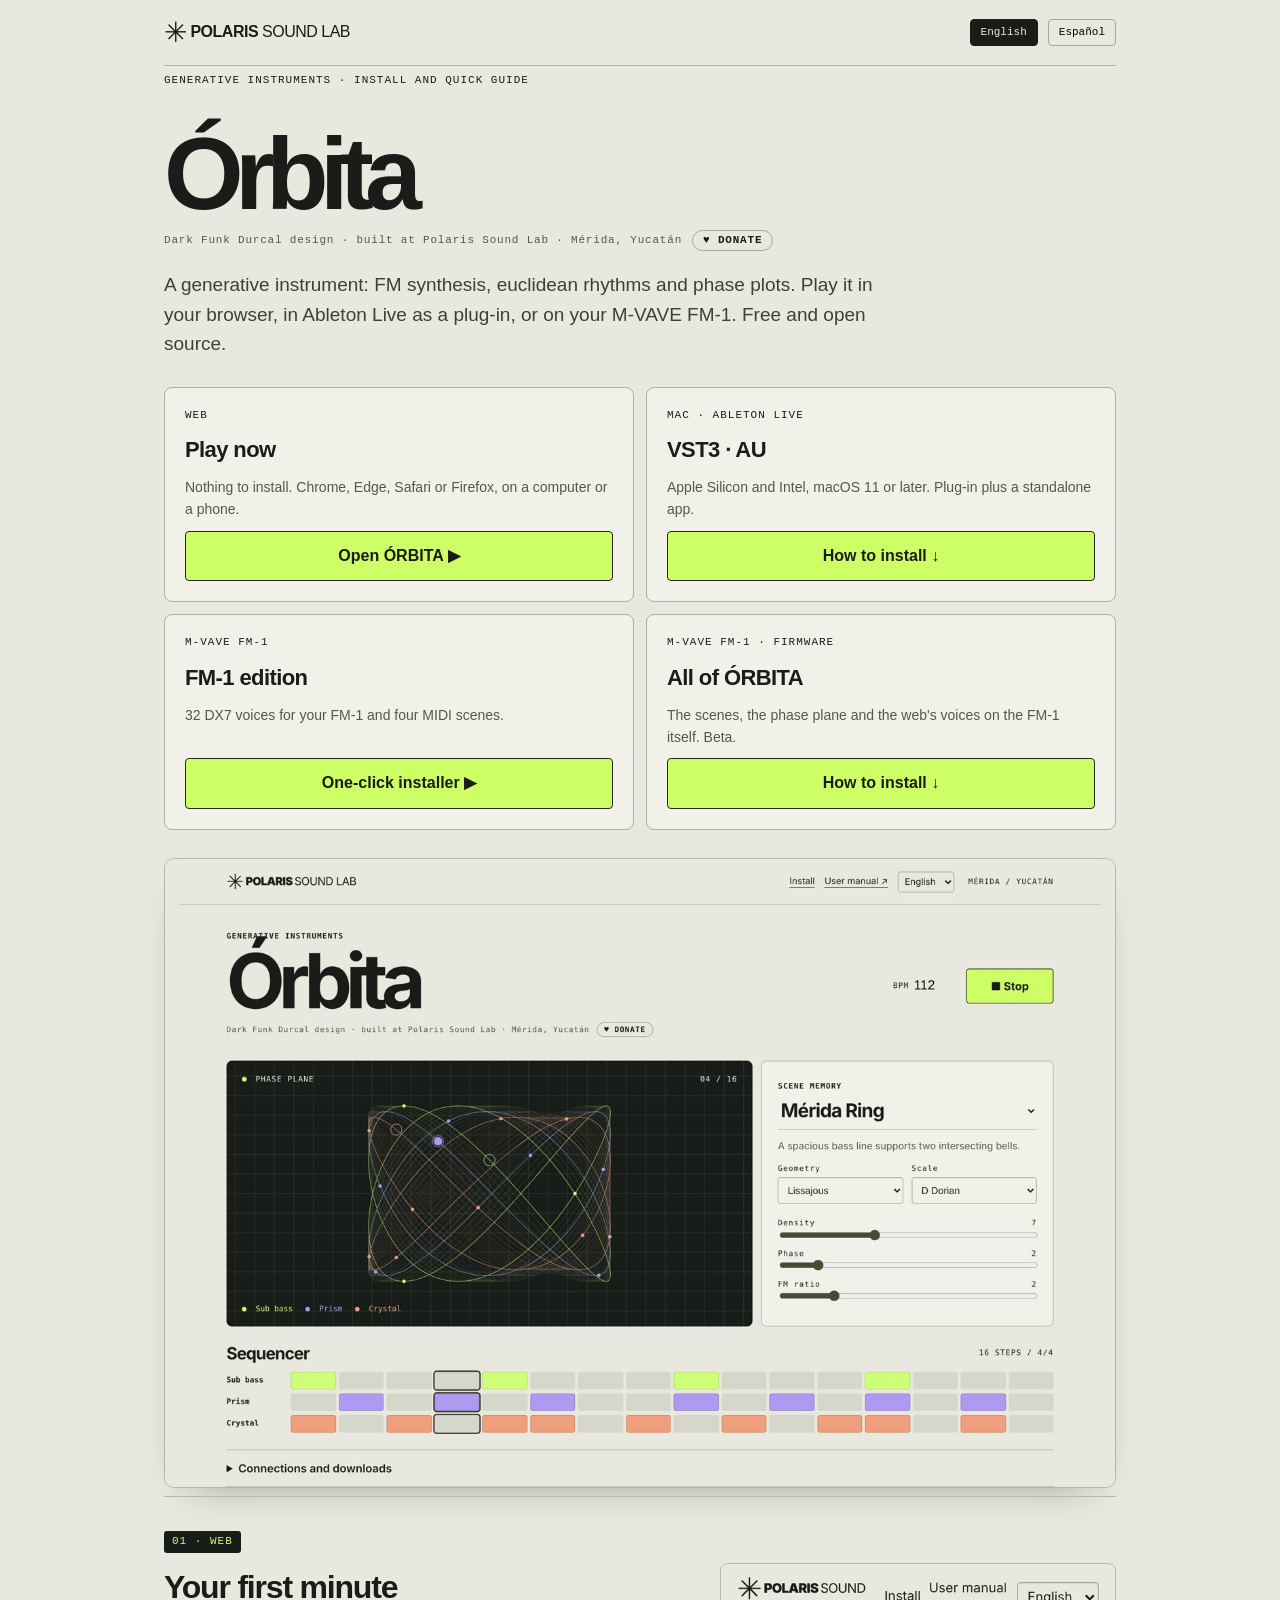
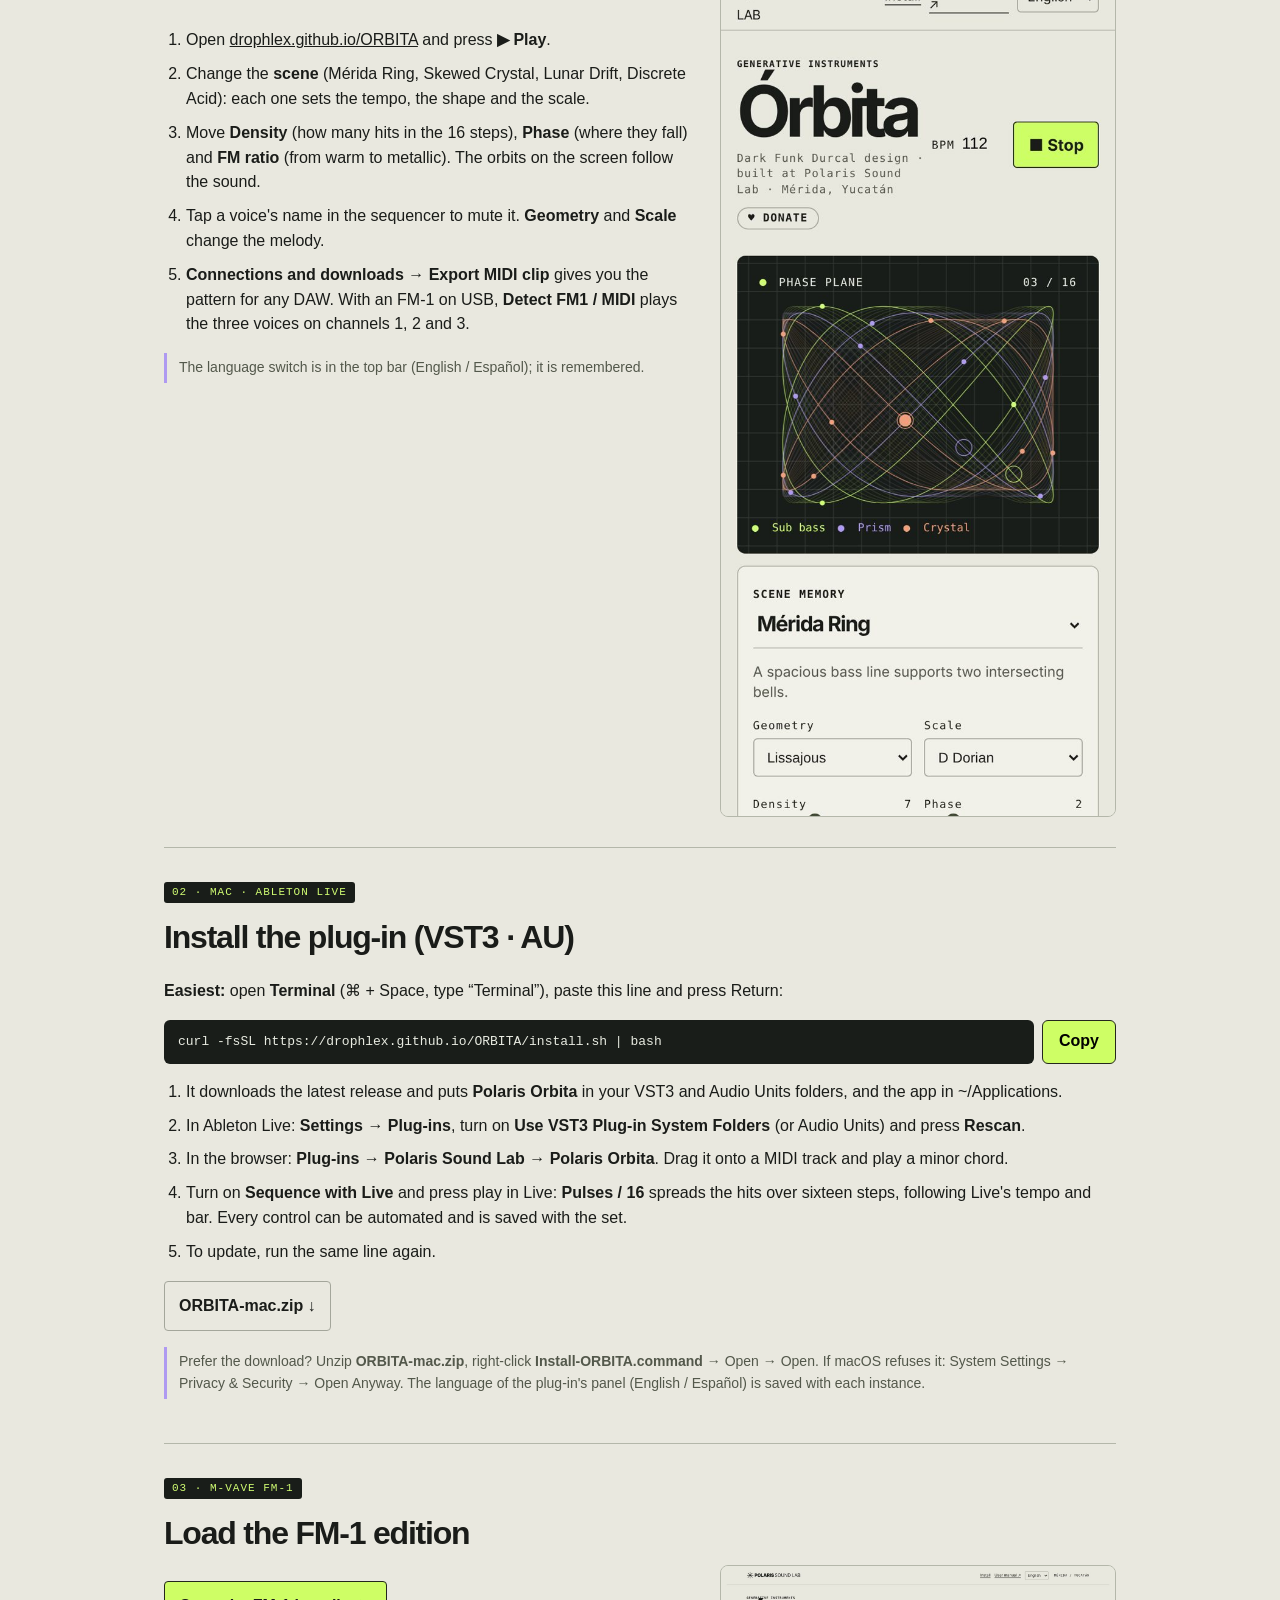
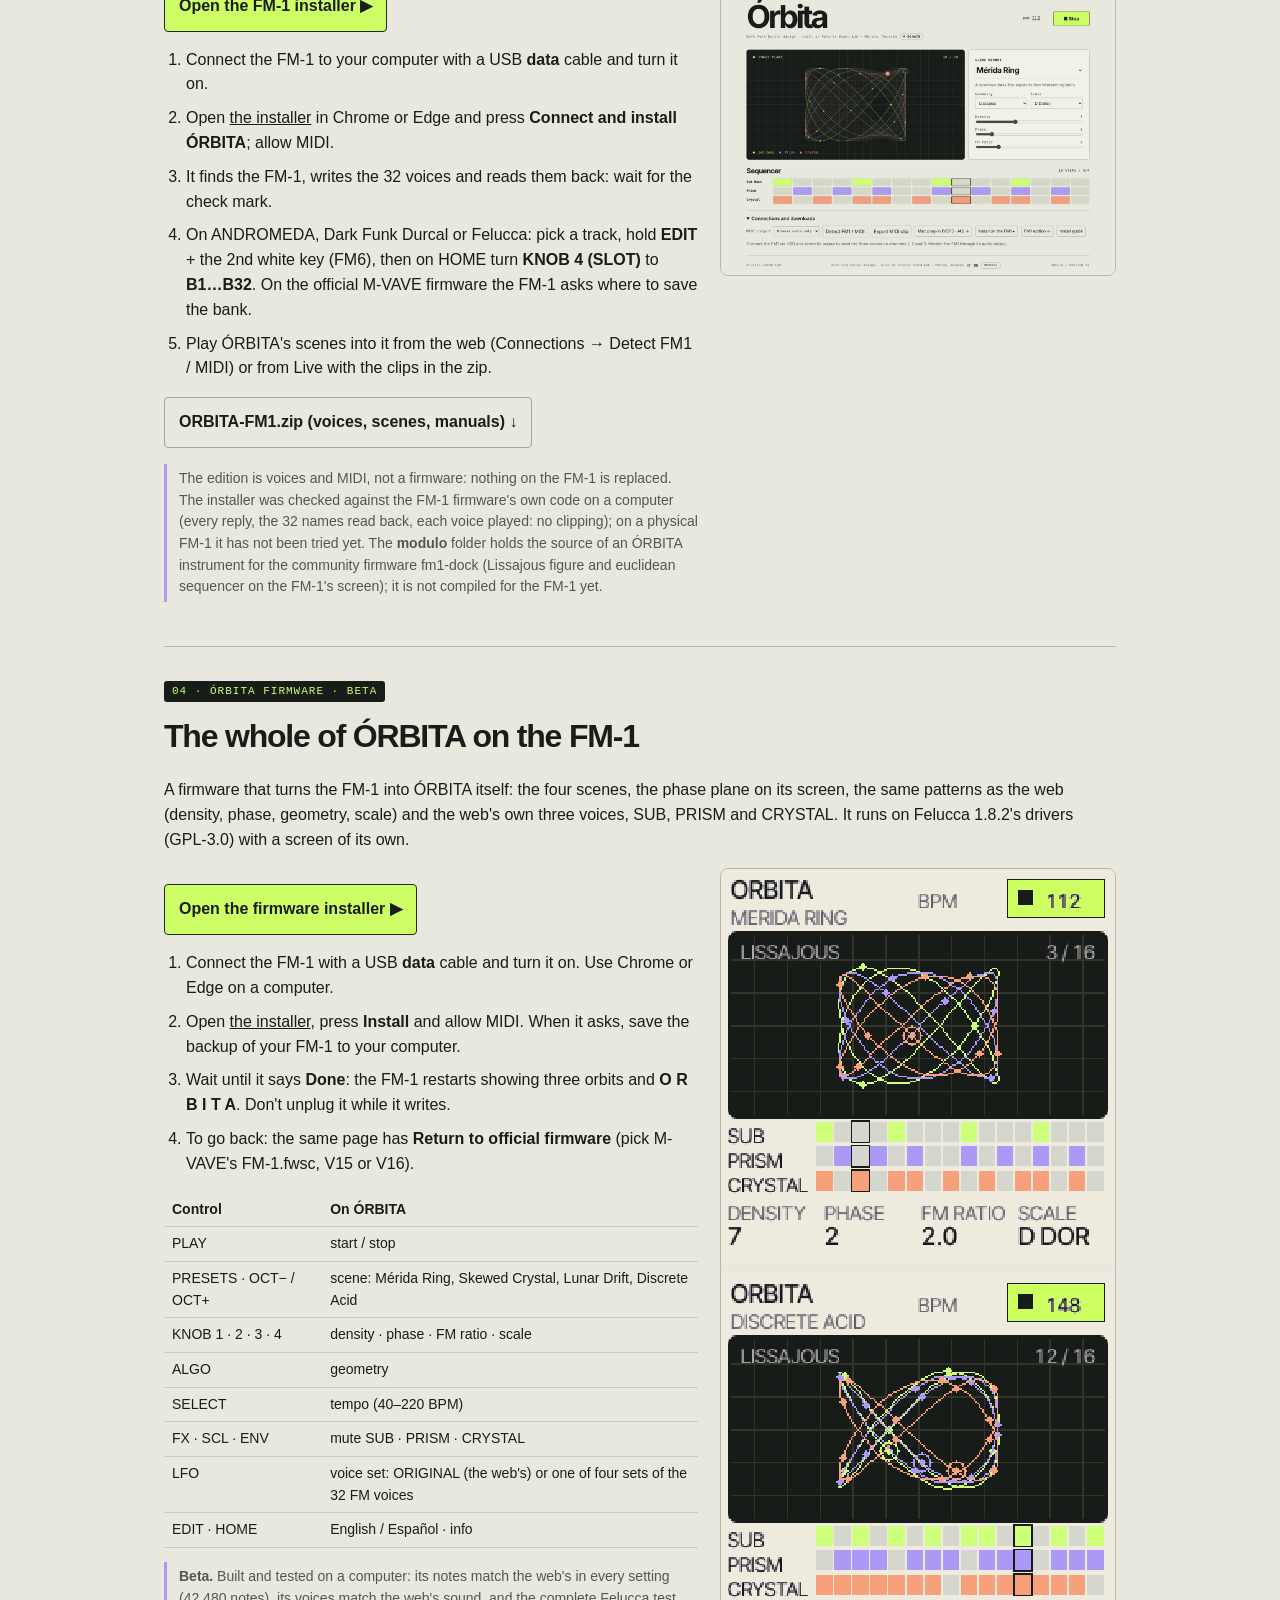
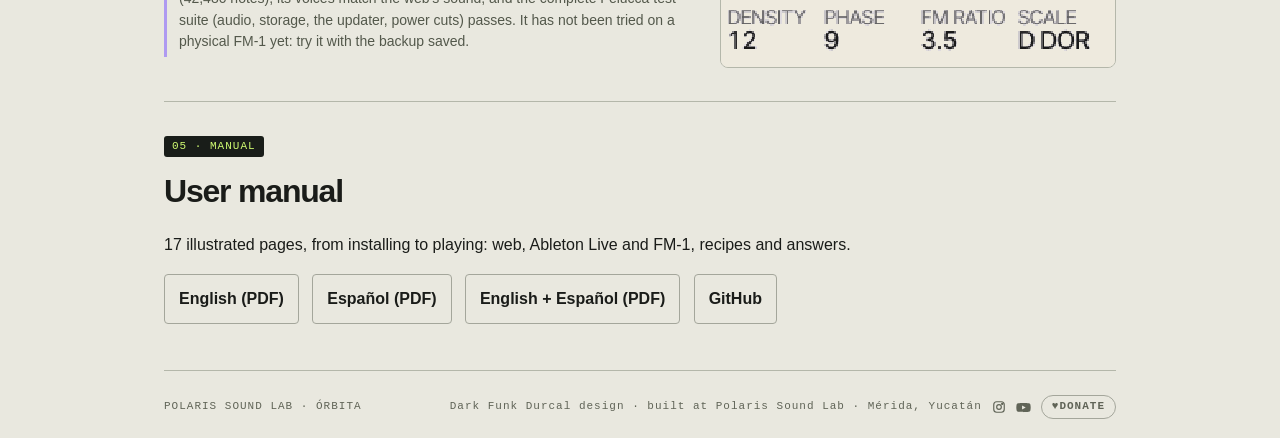
<file: guide/index.html>
<!doctype html><meta charset="utf-8"><title>ÓRBITA · Polaris Sound Lab</title><meta http-equiv="refresh" content="0; url=../docs/guide/"><link rel="canonical" href="../docs/guide/"><a href="../docs/guide/">ÓRBITA</a>
</file>
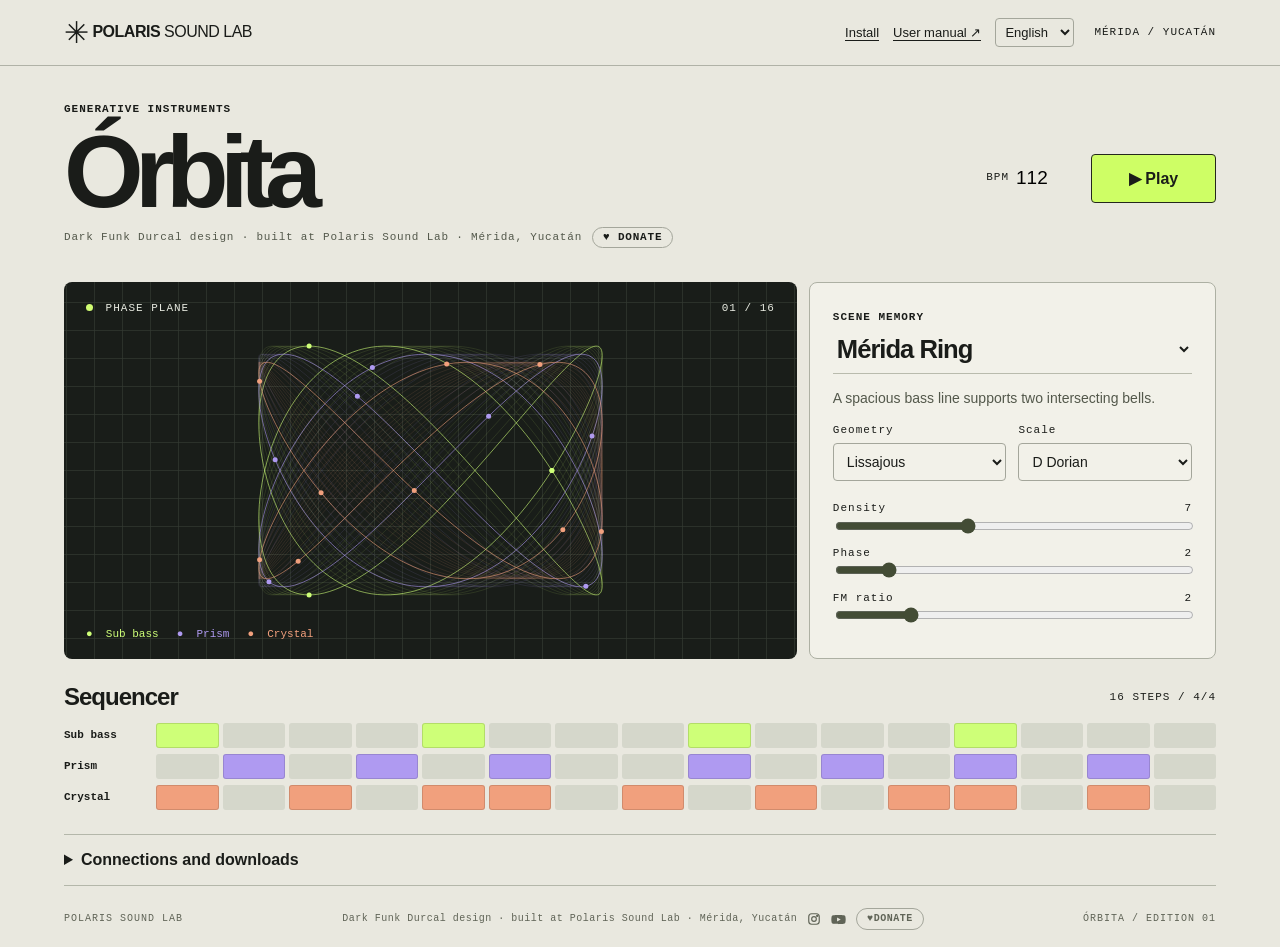
<file: docs/classic/index.html>
<!doctype html><html lang="en"><meta charset="utf-8"><meta name="viewport" content="width=device-width,initial-scale=1"><meta name="theme-color" content="#171a18"><title>Órbita — Polaris Sound Lab</title><link rel="stylesheet" href="style.css">
<header><div class="brand"><b>✳</b> POLARIS <span>SOUND LAB</span></div><nav><a href="../guide/">Instalar</a><a id="manual" href="../Orbita-1-ES.pdf" target="_blank">Manual de usuario ↗</a><select id="language" aria-label="Idioma / Language"><option value="es">Español</option><option value="en">English</option></select></nav><span class="serial">MÉRIDA / YUCATÁN</span></header>
<main><section class="mast"><div><small>INSTRUMENTOS GENERATIVOS</small><h1>Órbita</h1><div class="sig"><span>diseño de Dark Funk Durcal · creado en Polaris Sound Lab · Mérida, Yucatán</span><a class="don" href="https://www.paypal.com/donate/?business=drophlex%40gmail.com&amp;no_recurring=0&amp;item_name=ORBITA&amp;currency_code=USD" target="_blank" rel="noopener">♥ <span>DONAR</span></a></div></div><div class="transport"><label>BPM <input id="tempo" type="number" min="40" max="220" value="112"></label><button id="play" class="play">▶ &nbsp; Tocar</button></div></section>
<div class="rack"><section class="screen"><div class="screenhead"><span><i></i> PLANO DE FASE</span><output id="pos">01 / 16</output></div><canvas id="plot" aria-label="Órbitas de las tres voces y posiciones de sus notas"></canvas><div class="legend"><span class="c0">● &nbsp;Subgrave</span><span class="c1">● &nbsp;Prisma</span><span class="c2">● &nbsp;Cristal</span></div></section>
<section class="panel"><small>MEMORIA DE ESCENA</small><select id="scene" aria-label="Escena"></select><p id="desc"></p><div class="pair"><label>Geometría<select id="shape"><option>Lissajous</option><option>Rosa polar</option><option>Epiciclo</option></select></label><label>Escala<select id="scale"><option>Re dórico</option><option>Fa menor</option><option>La pentatónica</option></select></label></div><div class="sliders" id="sliders"></div></section></div>
<section class="seq"><div class="seqhead"><h2>Secuenciador</h2><small>16 PASOS / 4/4</small></div><div id="tracks"></div></section>
<details><summary>Conexiones y descargas</summary><div class="conn"><label>Salida MIDI <select id="out"><option value="">Sólo audio web</option></select></label><button id="connect">Detectar FM1 / MIDI</button><button id="midi">Exportar clip MIDI</button><a href="https://github.com/drophlex/ORBITA/releases/latest/download/ORBITA-mac.zip">Plug-in Mac (VST3 · AU) ↓</a><a href="../firmware/">ÓRBITA completo en el FM1 (beta) ▸</a><a href="../fm1/">Voces para el FM1 ▸</a><a href="../Orbita-FM1.zip" download>Edición FM1 ↓</a><a href="../guide/">Guía de instalación</a></div><p id="msg" role="status">Conecta el FM1 por USB y selecciona su salida para enviar las tres voces por los canales 1, 2 y 3. Escucha el hardware desde su propia salida.</p></details><footer>POLARIS SOUND LAB <span class="credit"><span>diseño de Dark Funk Durcal · construido en Polaris Sound Lab</span><a href="https://www.instagram.com/polaris.sound.lab/" target="_blank" rel="noopener" aria-label="Instagram"><svg viewBox="0 0 24 24" width="14" height="14" fill="none" stroke="currentColor" stroke-width="2"><rect x="3" y="3" width="18" height="18" rx="5"/><circle cx="12" cy="12" r="4"/><circle cx="17.5" cy="6.5" r="1" fill="currentColor"/></svg></a><a href="https://www.youtube.com/@PolarisSoundLab" target="_blank" rel="noopener" aria-label="YouTube"><svg viewBox="0 0 24 24" width="15" height="15" fill="currentColor"><path d="M23 7.2a3 3 0 0 0-2.1-2.1C19 4.6 12 4.6 12 4.6s-7 0-8.9.5A3 3 0 0 0 1 7.2 31 31 0 0 0 .5 12a31 31 0 0 0 .5 4.8 3 3 0 0 0 2.1 2.1c1.9.5 8.9.5 8.9.5s7 0 8.9-.5a3 3 0 0 0 2.1-2.1 31 31 0 0 0 .5-4.8 31 31 0 0 0-.5-4.8zM9.7 15.1V8.9l5.8 3.1z"/></svg></a><a class="don" href="https://www.paypal.com/donate/?business=drophlex%40gmail.com&amp;no_recurring=0&amp;item_name=ORBITA&amp;currency_code=USD" target="_blank" rel="noopener">♥ <span>DONAR</span></a></span><span>ÓRBITA / EDICIÓN 01</span></footer></main><script src="language.js"></script><script src="app.js"></script></html>
</file>
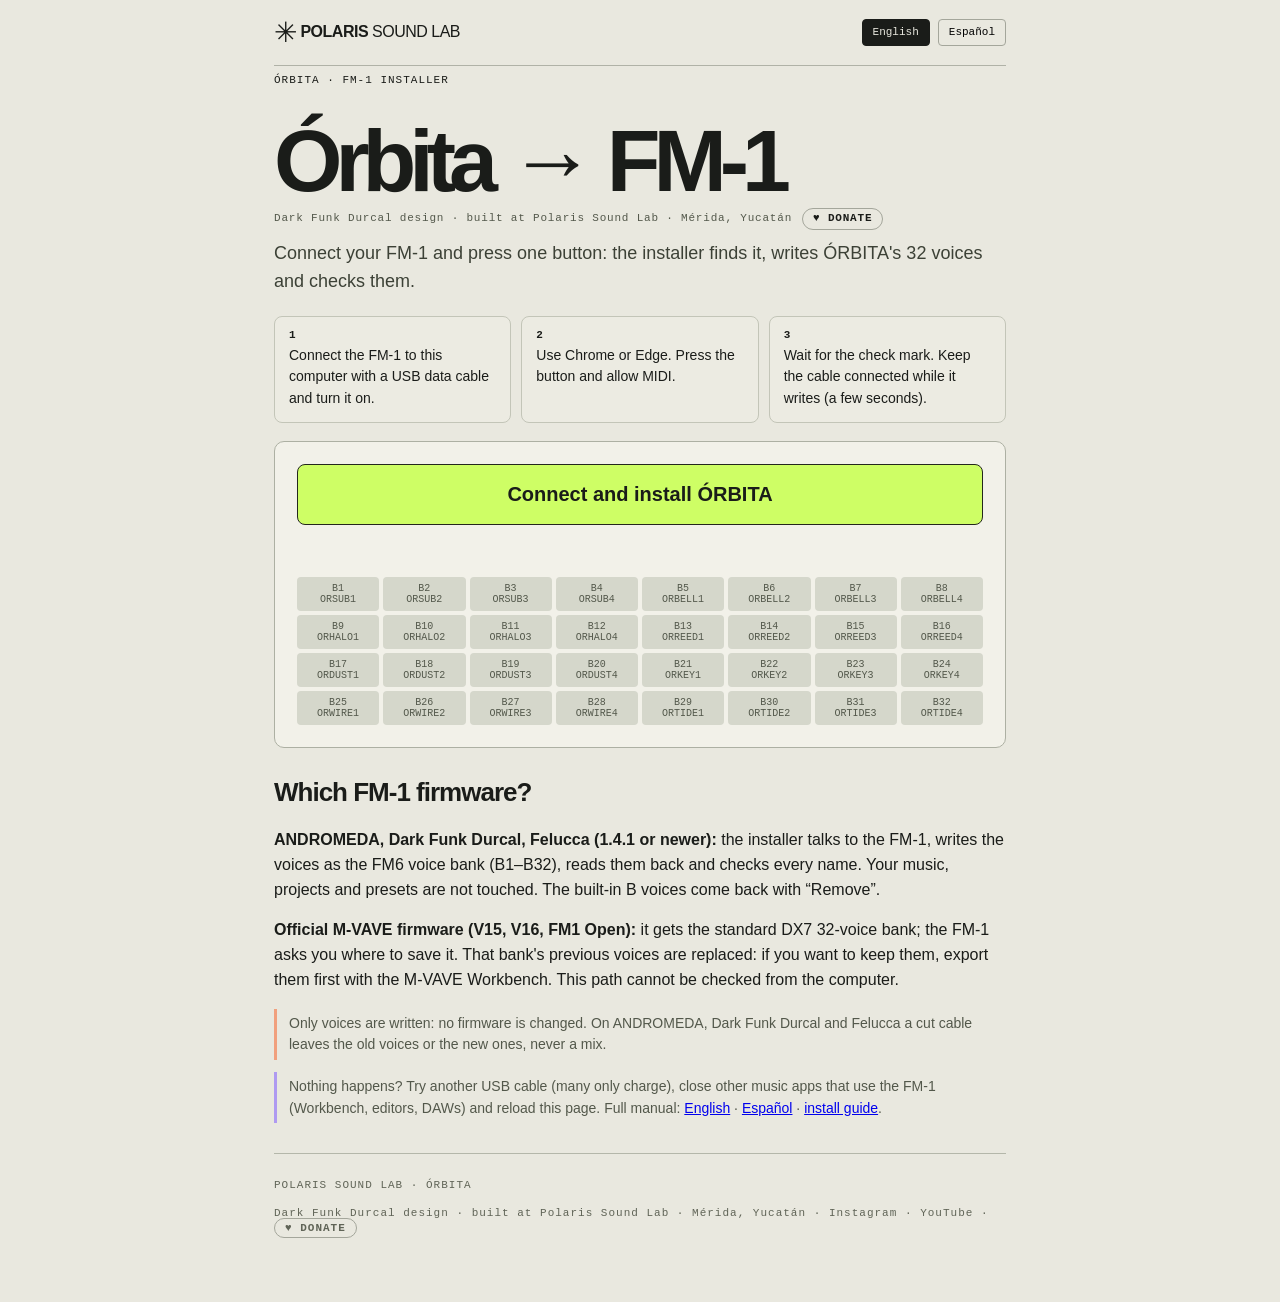
<file: docs/fm1/index.html>
<!doctype html>
<html lang="en">
<head>
<meta charset="utf-8"><meta name="viewport" content="width=device-width,initial-scale=1"><meta name="theme-color" content="#171a18">
<title>ÓRBITA · FM-1 installer — Polaris Sound Lab</title>
<style>
*{box-sizing:border-box}
body{margin:0;background:#e9e8df;color:#1a1c19;font:16px/1.55 Inter,Arial,sans-serif}
.wrap{max-width:860px;margin:auto;padding:0 5vw 40px}
header{display:flex;align-items:center;justify-content:space-between;height:66px;border-bottom:1px solid #b0b2a7}
.brand{font-weight:900;letter-spacing:-.5px}.brand b{font:28px Arial;vertical-align:middle}.brand span{font-weight:400}
.mono,small,.tag,footer{font:11px/1.4 'IBM Plex Mono',ui-monospace,monospace;letter-spacing:1px}
nav{display:flex;gap:8px}nav button{font:inherit;cursor:pointer;border:1px solid #a4a69b;border-radius:4px;padding:5px 10px;background:transparent}
nav button.on{background:#1a1c19;color:#e9e8df;border-color:#1a1c19}
h1{font-size:clamp(48px,8vw,88px);line-height:.95;letter-spacing:-.08em;margin:28px 0 6px;font-weight:750}
.lead{font-size:18px;color:#3c4136;margin:6px 0 20px}
.box{border:1px solid #adb0a3;border-radius:10px;background:#f2f1e9;padding:22px;margin:16px 0}
.steps{display:grid;grid-template-columns:repeat(3,1fr);gap:10px;margin:18px 0}
.step{border:1px solid #c3c5b8;border-radius:8px;padding:12px 14px;background:#ecebe2;font-size:14px}
.step b{display:block;font:700 11px 'IBM Plex Mono',monospace;letter-spacing:1px;margin-bottom:4px}
.step.on{border-color:#1a1c19;background:#cefe65}.step.ok{border-color:#5f8a2c}
.big{display:block;width:100%;font:700 20px Inter,Arial;cursor:pointer;border:1px solid #24271d;border-radius:8px;padding:18px;background:#cefe65;color:#1a1c19}
.big:disabled{opacity:.45;cursor:default}
.ghost{font:600 14px Inter,Arial;cursor:pointer;border:1px solid #a4a69b;border-radius:6px;padding:9px 14px;background:transparent;margin-top:10px}
#status{font-size:16px;margin:14px 0 4px;min-height:1.5em}#status.err{color:#a3341f}#status.good{color:#3d6b12;font-weight:700}
#dev{font:12px 'IBM Plex Mono',monospace;color:#53584b}
progress{width:100%;height:12px;accent-color:#434c35;margin-top:10px}
.voices{display:grid;grid-template-columns:repeat(8,1fr);gap:4px;margin-top:14px}
.v{font:10px 'IBM Plex Mono',monospace;text-align:center;padding:6px 0;border-radius:4px;background:#d5d7cb;color:#53584b}
.v.done{background:#ceff78;color:#1a1c19}.v.chk{background:#1a1c19;color:#ceff78}
h2{font-size:26px;letter-spacing:-1px;margin:24px 0 6px}
ol li{margin:8px 0}
.note{font-size:14px;color:#53584b;border-left:3px solid #af9af1;padding:4px 0 4px 12px;margin:12px 0}
.warn{border-left-color:#f1a07d}
.k{display:inline-block;border:1px solid #24271d;border-radius:3px;padding:0 6px;font:700 12px 'IBM Plex Mono',monospace;background:#fff}
#done{display:none}
footer{display:flex;justify-content:space-between;align-items:center;gap:12px;flex-wrap:wrap;padding:24px 0;color:#606457;border-top:1px solid #b4b7aa;margin-top:30px}
footer a{color:#606457;text-decoration:none}footer a:hover{color:#1a1c19}
.don{border:1px solid #a4a69b;border-radius:99px;padding:3px 10px;font-weight:700}
@media(max-width:700px){.steps{grid-template-columns:1fr}.voices{grid-template-columns:repeat(4,1fr)}}
.sig{display:flex;flex-wrap:wrap;align-items:center;gap:10px;margin:2px 0 10px;font:11px/1.4 'IBM Plex Mono',ui-monospace,monospace;letter-spacing:.8px;color:#53584b}.sig a{color:#53584b;text-decoration:none}.sig a:hover{color:#1a1c19}.sig .don{border:1px solid #a4a69b;border-radius:99px;padding:2px 10px;font-weight:700;color:#1a1c19}
</style>
</head>
<body>
<div class="wrap">
<header><a class="brand" href="../" style="color:inherit;text-decoration:none"><b>✳</b> POLARIS <span>SOUND LAB</span></a>
<nav class="mono"><button id="bEn">English</button><button id="bEs">Español</button></nav></header>

<small data-t="kick">ÓRBITA · FM-1 INSTALLER</small>
<h1>Órbita → FM-1</h1><div class="sig"><span data-t="sig">Dark Funk Durcal design · built at Polaris Sound Lab · Mérida, Yucatán</span> <a class="don" href="https://www.paypal.com/donate/?business=drophlex%40gmail.com&amp;no_recurring=0&amp;item_name=ORBITA&amp;currency_code=USD" target="_blank" rel="noopener">♥ <span data-t="donate2">DONATE</span></a></div>
<p class="lead" data-t="lead">Connect your FM-1 and press one button: the installer finds it, writes ÓRBITA's 32 voices and checks them.</p>

<div class="steps">
  <div class="step" id="s1"><b>1</b><span data-t="s1">Connect the FM-1 to this computer with a USB data cable and turn it on.</span></div>
  <div class="step" id="s2"><b>2</b><span data-t="s2">Use Chrome or Edge. Press the button and allow MIDI.</span></div>
  <div class="step" id="s3"><b>3</b><span data-t="s3">Wait for the check mark. Keep the cable connected while it writes (a few seconds).</span></div>
</div>

<div class="box">
  <button class="big" id="go" data-t="go">Connect and install ÓRBITA</button>
  <div id="status"></div><div id="dev"></div>
  <progress id="bar" max="34" value="0" hidden></progress>
  <div class="voices" id="voices"></div>
  <button class="ghost" id="remove" hidden data-t="remove">Remove ÓRBITA's voices (back to the built-in ones)</button>
</div>

<div id="done" class="box">
  <h2 data-t="doneH">Play ÓRBITA on your FM-1</h2>
  <div id="howFel">
    <ol>
      <li data-t="f1">With <span class="k">ALGORITHM</span> pick a track (T1–T4).</li>
      <li data-t="f2">Hold <span class="k">EDIT</span> and press the <b>2nd white key</b>: the track becomes <b>FM6</b>.</li>
      <li data-t="f3">Press <span class="k">HOME</span> and turn <b>KNOB 4 (SLOT)</b> to <b>B1 … B32</b>: these are ÓRBITA's voices, ORSUB1 … ORTIDE4.</li>
      <li data-t="f4">Play the keys. To keep the sound with the track, save the project (<span class="k">SAVE</span>) as usual.</li>
    </ol>
  </div>
  <div id="howOff" hidden>
    <ol>
      <li data-t="o1">The FM-1 shows that it received a 32-voice bank: choose the bank (A, B, C or D) to save it in, on the FM-1.</li>
      <li data-t="o2">Pick a track and choose a voice of that bank: ORSUB1 … ORTIDE4.</li>
    </ol>
  </div>
  <table style="width:100%;border-collapse:collapse;font-size:14px;margin-top:8px">
    <tr><td><b>B1–B4</b> SUB</td><td><b>B5–B8</b> BELL</td><td><b>B9–B12</b> HALO</td><td><b>B13–B16</b> REED</td></tr>
    <tr><td><b>B17–B20</b> DUST</td><td><b>B21–B24</b> KEY</td><td><b>B25–B28</b> WIRE</td><td><b>B29–B32</b> TIDE</td></tr>
  </table>
  <p class="note" data-t="scenes">Now play ÓRBITA's scenes into it: the web version (Connections → Detect FM1 / MIDI) or the MIDI clips in ORBITA-FM1.zip from Ableton Live.</p>
  <p><a href="../" class="ghost" style="display:inline-block;text-decoration:none;color:inherit" data-t="openWeb">Open ÓRBITA on the web ▶</a></p>
</div>

<h2 data-t="whichH">Which FM-1 firmware?</h2>
<p data-t="which1"><b>ANDROMEDA, Dark Funk Durcal, Felucca (1.4.1 or newer):</b> the installer talks to the FM-1, writes the voices as the FM6 voice bank (B1–B32), reads them back and checks every name. Your music, projects and presets are not touched. The built-in B voices come back with “Remove”.</p>
<p data-t="which2"><b>Official M-VAVE firmware (V15, V16, FM1 Open):</b> it gets the standard DX7 32-voice bank; the FM-1 asks you where to save it. That bank's previous voices are replaced: if you want to keep them, export them first with the M-VAVE Workbench. This path cannot be checked from the computer.</p>
<p class="note warn" data-t="safe">Only voices are written: no firmware is changed. On ANDROMEDA, Dark Funk Durcal and Felucca a cut cable leaves the old voices or the new ones, never a mix.</p>
<p class="note" data-t="help">Nothing happens? Try another USB cable (many only charge), close other music apps that use the FM-1 (Workbench, editors, DAWs) and reload this page. Full manual: <a href="../Orbita-1-EN.pdf">English</a> · <a href="../Orbita-1-ES.pdf">Español</a> · <a href="../guide/">install guide</a>.</p>

<footer class="mono"><span>POLARIS SOUND LAB · ÓRBITA</span>
<span><span data-t="credit">Dark Funk Durcal design · built at Polaris Sound Lab · Mérida, Yucatán</span> · <a href="https://www.instagram.com/polaris.sound.lab/" target="_blank" rel="noopener">Instagram</a> · <a href="https://www.youtube.com/@PolarisSoundLab" target="_blank" rel="noopener">YouTube</a> · <a class="don" id="don" target="_blank" rel="noopener">♥ <span data-t="donate">DONATE</span></a></span></footer>
</div>
<script src="orbita-fm1.js"></script>
<script>
const $ = id => document.getElementById(id);
$('don').href = 'https://www.paypal.com/donate/?business=drophlex' + '%40' + 'gmail.com&no_recurring=0&item_name=ORBITA&currency_code=USD';
const ES = {
  kick: 'ÓRBITA · INSTALADOR PARA FM-1', lead: 'Conecta tu FM-1 y pulsa un botón: el instalador lo encuentra, escribe las 32 voces de ÓRBITA y las comprueba.',
  s1: 'Conecta el FM-1 a esta computadora con un cable USB de datos y enciéndelo.', s2: 'Usa Chrome o Edge. Pulsa el botón y permite el MIDI.',
  s3: 'Espera la palomita. No desconectes el cable mientras escribe (unos segundos).', go: 'Conectar e instalar ÓRBITA',
  remove: 'Quitar las voces de ÓRBITA (volver a las de fábrica)', doneH: 'Toca ÓRBITA en tu FM-1',
  f1: 'Con <span class="k">ALGORITHM</span> elige una pista (T1–T4).', f2: 'Mantén <span class="k">EDIT</span> y pulsa la <b>2ª tecla blanca</b>: la pista pasa a <b>FM6</b>.',
  f3: 'Pulsa <span class="k">HOME</span> y gira la <b>PERILLA 4 (SLOT)</b> a <b>B1 … B32</b>: son las voces de ÓRBITA, ORSUB1 … ORTIDE4.',
  f4: 'Toca las teclas. Para conservar el sonido con la pista, guarda el proyecto (<span class="k">SAVE</span>) como siempre.',
  o1: 'El FM-1 muestra que recibió un banco de 32 voces: elige en el FM-1 el banco (A, B, C o D) donde guardarlo.', o2: 'Elige una pista y una voz de ese banco: ORSUB1 … ORTIDE4.',
  scenes: 'Ahora tócale las escenas de ÓRBITA: desde la versión web (Conexiones → Detectar FM1 / MIDI) o con los clips MIDI de ORBITA-FM1.zip desde Ableton Live.',
  openWeb: 'Abrir ÓRBITA en la web ▶', whichH: '¿Qué firmware tiene tu FM-1?',
  which1: '<b>ANDROMEDA, Dark Funk Durcal, Felucca (1.4.1 o más nuevo):</b> el instalador habla con el FM-1, escribe las voces como el banco de voces de FM6 (B1–B32), las vuelve a leer y comprueba cada nombre. Tu música, proyectos y presets no se tocan. Las voces B de fábrica regresan con “Quitar”.',
  which2: '<b>Firmware oficial de M-VAVE (V15, V16, FM1 Open):</b> recibe el banco estándar DX7 de 32 voces; el FM-1 te pregunta dónde guardarlo. Las voces que tenía ese banco se reemplazan: si quieres conservarlas, expórtalas antes con el Workbench de M-VAVE. Esta vía no se puede comprobar desde la computadora.',
  safe: 'Sólo se escriben voces: no se cambia ningún firmware. En ANDROMEDA, Dark Funk Durcal y Felucca un cable desconectado deja las voces anteriores o las nuevas, nunca una mezcla.',
  help: '¿No pasa nada? Prueba otro cable USB (muchos sólo cargan), cierra otras apps de música que usen el FM-1 (Workbench, editores, DAW) y recarga esta página. Manual completo: <a href="../Orbita-1-ES.pdf">Español</a> · <a href="../Orbita-1-EN.pdf">English</a> · <a href="../guide/">guía de instalación</a>.',
  credit: 'diseño de Dark Funk Durcal · creado en Polaris Sound Lab · Mérida, Yucatán', donate: 'DONAR', sig: 'diseño de Dark Funk Durcal · creado en Polaris Sound Lab · Mérida, Yucatán', donate2: 'DONAR'
};
const MSG = {
  en: { nomidi: 'This browser has no Web MIDI. Open this page in Chrome or Edge on a computer.', denied: 'MIDI access was not allowed. Press the button again and choose Allow.',
        search: 'Looking for the FM-1…', notfound: 'No FM-1 found. Check the USB data cable, turn the FM-1 on, close other apps using it and press again.',
        fel: 'FM-1 found', old: 'This firmware has no FM6 voice bank (it needs Felucca 1.4.1 or newer, ANDROMEDA or Dark Funk Durcal).',
        replace: n => `The FM-1 has a voice bank named “${n}”. Replace it with ÓRBITA? (It cannot be read back from here: keep its file if you want it again.)`,
        writing: 'Writing the voices…', verify: 'Reading them back…', ok: '✓ ÓRBITA is installed and checked: 32 voices in B1–B32.',
        bad: 'The voices did not check out. Press again to repeat the installation.', fail: e => `Stopped: ${e}. Nothing is half-written: press again.`,
        off: 'FM-1 found (official M-VAVE firmware).', offAsk: 'Send ÓRBITA’s 32 voices? The FM-1 will ask you where to save them; that bank’s current voices will be replaced.',
        offSent: '✓ Sent. Now choose on the FM-1 where to save the bank.', removed: '✓ The built-in voices are back on B1–B32.', removing: 'Removing…',
        busy: 'Stop playback on the FM-1 and press again.',
        builtin: 'ÓRBITA’s 32 voices will take slots B1–B32 (FM6). Choosing a B slot (also ANDROMEDA’s ALIGN moods that use one) will load ÓRBITA’s voice until you press “Remove”. Your projects and saved presets keep their own sounds. Install?' },
  es: { nomidi: 'Este navegador no tiene Web MIDI. Abre esta página en Chrome o Edge en una computadora.', denied: 'No se permitió el acceso MIDI. Pulsa el botón otra vez y elige Permitir.',
        search: 'Buscando el FM-1…', notfound: 'No se encontró el FM-1. Revisa el cable USB de datos, enciende el FM-1, cierra otras apps que lo usen y vuelve a pulsar.',
        fel: 'FM-1 encontrado', old: 'Este firmware no tiene banco de voces FM6 (necesita Felucca 1.4.1 o más nuevo, ANDROMEDA o Dark Funk Durcal).',
        replace: n => `El FM-1 tiene un banco de voces llamado “${n}”. ¿Reemplazarlo por ÓRBITA? (No se puede leer desde aquí: conserva su archivo si lo quieres de nuevo.)`,
        writing: 'Escribiendo las voces…', verify: 'Volviendo a leerlas…', ok: '✓ ÓRBITA está instalada y comprobada: 32 voces en B1–B32.',
        bad: 'Las voces no coincidieron. Vuelve a pulsar para repetir la instalación.', fail: e => `Se detuvo: ${e}. No queda nada a medias: vuelve a pulsar.`,
        off: 'FM-1 encontrado (firmware oficial de M-VAVE).', offAsk: '¿Enviar las 32 voces de ÓRBITA? El FM-1 te preguntará dónde guardarlas; las voces que tenga ese banco se reemplazan.',
        offSent: '✓ Enviado. Ahora elige en el FM-1 dónde guardar el banco.', removed: '✓ Las voces de fábrica regresaron a B1–B32.', removing: 'Quitando…',
        busy: 'Detén la reproducción en el FM-1 y vuelve a pulsar.',
        builtin: 'Las 32 voces de ÓRBITA ocuparán los slots B1–B32 (FM6). Elegir un slot B (también los moods de ALIGN de ANDROMEDA que usan uno) cargará la voz de ÓRBITA hasta que pulses “Quitar”. Tus proyectos y presets guardados conservan sus propios sonidos. ¿Instalar?' }
};
const EN = {}; document.querySelectorAll('[data-t]').forEach(e => (EN[e.dataset.t] = e.innerHTML));
let lang = 'en'; try { if (localStorage.getItem('orbita-language') === 'es') lang = 'es'; } catch (e) {}
const m = k => MSG[lang][k];
function setLang(l) {
  lang = l; document.documentElement.lang = l; try { localStorage.setItem('orbita-language', l); } catch (e) {}
  document.querySelectorAll('[data-t]').forEach(e => (e.innerHTML = (l === 'es' ? ES : EN)[e.dataset.t] ?? EN[e.dataset.t]));
  $('bEn').classList.toggle('on', l === 'en'); $('bEs').classList.toggle('on', l === 'es');
}
$('bEn').onclick = () => setLang('en'); $('bEs').onclick = () => setLang('es'); setLang(lang);

const BANK = orbitaBank(), NAMES = orbitaNames(BANK);
$('voices').innerHTML = NAMES.map((n, i) => `<div class="v" id="v${i}">B${i + 1}<br>${n}</div>`).join('');
const say = (t, cls = '') => { $('status').textContent = t; $('status').className = cls; };
const step = n => ['s1', 's2', 's3'].forEach((s, i) => { $(s).classList.toggle('on', i === n); $(s).classList.toggle('ok', i < n); });
const sleep = ms => new Promise(r => setTimeout(r, ms));

/* one request at a time to the Felucca editor protocol, its reply by command */
class Link {
  constructor(input, output) { this.input = input; this.output = output; this.wait = null; input.onmidimessage = e => this.rx(e.data); }
  rx(d) { if (d.length < 6 || d[0] !== 0xF0 || d[1] !== 0x7D || d[2] !== 0x46 || d[3] !== 0x4C || d[d.length - 1] !== 0xF7) return;
    const w = this.wait; if (w && w.cmd === d[4]) { this.wait = null; clearTimeout(w.t); w.ok(Array.from(d.slice(5, -1))); } }
  req(cmd, args = [], ms = 1500) { return new Promise((ok, no) => { const t = setTimeout(() => { this.wait = null; no(new Error('no reply')); }, ms);
    this.wait = { cmd, ok, t }; try { this.output.send(flFrame(cmd, args)); } catch (e) { clearTimeout(t); this.wait = null; no(e); } }); }
  async ask(cmd, args = [], ms = 1500, tries = 3) {   /* a question (INFO, LIST): asked again when a reply went missing */
    for (let k = 1; ; k++) { try { return await this.req(cmd, args, ms); } catch (e) { if (k >= tries) throw e; await sleep(300); } }
  }
  close() { this.input.onmidimessage = null; }
}
let midi = null, link = null, official = null;
async function find() {
  if (!navigator.requestMIDIAccess) { say(m('nomidi'), 'err'); return null; }
  try { midi = midi || await navigator.requestMIDIAccess({ sysex: true }); } catch (e) { say(m('denied'), 'err'); return null; }
  say(m('search')); step(1);
  const ins = [...midi.inputs.values()], outs = [...midi.outputs.values()];
  const FMRE = /fm.?1|felucca|andromeda|durcal|m-?vave/i;
  let pairs = []; for (const o of outs) { const i = ins.find(x => x.name === o.name) || ins.find(x => FMRE.test(x.name)); if (i) pairs.push([i, o]); }
  if (pairs.some(p => FMRE.test(p[1].name))) pairs = pairs.filter(p => FMRE.test(p[1].name));   /* (the probe is a non-commercial SysEx other gear ignores) */
  for (const [i, o] of pairs) {
    const l = new Link(i, o);
    try { const info = parseInfo(await l.ask(FL.INFO, [], 900, 2)); return { kind: 'felucca', link: l, info, name: o.name }; } catch (e) { l.close(); }
  }
  const o = outs.find(x => /fm.?1|m-?vave/i.test(x.name));
  return o ? { kind: 'official', out: o, name: o.name } : null;
}
async function verify() {
  const L = parseList(await link.ask(FL.FM6B_LIST, [], 2000));
  let good = L.has && L.name === 'ORBITA' && L.voices.length === 32;
  L.voices.forEach((v, k) => { const ok = v.used && v.name === NAMES[k]; good = good && ok; $('v' + k).className = 'v ' + (ok ? 'chk' : ''); });
  return good;
}
let writing = false;
const log = t => console.log('[ORBITA FM-1]', t);
window.addEventListener('beforeunload', e => { if (writing) { e.preventDefault(); e.returnValue = ''; } });
async function transfer() {                     /* BEGIN, 32 WRITE, END: the old bank stays until END answers 0 */
  const reqs = orbitaFeluccaRequests(BANK);
  for (let n = 0; n < reqs.length; n++) {
    const [cmd, args] = reqs[n];
    const r = await link.req(cmd, args, cmd === FL.FM6B_WRITE ? 2000 : 5000);
    const rc = cmd === FL.FM6B_WRITE ? r[1] : r[0];
    if (rc === 3) { const e = new Error(m('busy')); e.fatal = true; throw e; }
    if (rc === 4) { const e = new Error('flash'); e.fatal = true; throw e; }
    if (rc !== 0) throw new Error('rc ' + rc + ' (cmd ' + cmd + ')');
    if (cmd === FL.FM6B_WRITE) $('v' + args[0]).className = 'v done';
    $('bar').value = n + 1;
  }
}
async function install(dev) {
  link = dev.link; $('dev').textContent = `${dev.name} · ${dev.info.version}`;
  if (!dev.info.bank) { say(m('old'), 'err'); return; }
  say(m('fel')); $('remove').hidden = false;
  const L = parseList(await link.ask(FL.FM6B_LIST, [], 2000));
  const used = L.voices.filter(v => v.used).length;
  if (L.has && used && L.name !== 'ORBITA') { if (!confirm(m('replace')(L.name || '—'))) return; }
  else if (!(L.has && L.name === 'ORBITA') && !confirm(m('builtin'))) return;
  step(2); writing = true;
  for (let attempt = 1; ; attempt++) {
    say(m('writing')); $('bar').hidden = false; $('bar').value = 0;
    document.querySelectorAll('.v').forEach(v => (v.className = 'v'));
    try { await transfer(); break; }
    catch (e) { if (attempt >= 3 || e.fatal) throw e; log('retry: ' + e.message); await sleep(800); }
  }
  writing = false;
  await sleep(300); say(m('verify'));
  if (await verify()) { say(m('ok'), 'good'); step(3); $('howFel').hidden = false; $('howOff').hidden = true; $('done').style.display = 'block'; }
  else say(m('bad'), 'err');
}
$('go').onclick = async () => {
  $('go').disabled = true;
  try {
    if (link) { link.close(); link = null; }
    const dev = await find();
    if (!dev) { if (midi) say(m('notfound'), 'err'); return; }
    if (dev.kind === 'felucca') await install(dev);
    else {
      $('dev').textContent = dev.name; say(m('off'));
      if (!confirm(m('offAsk'))) return;
      step(2); dev.out.send(Array.from(BANK)); await sleep(1500);
      document.querySelectorAll('.v').forEach(v => (v.className = 'v done'));
      say(m('offSent'), 'good'); step(3); $('howFel').hidden = true; $('howOff').hidden = false; $('done').style.display = 'block';
    }
  } catch (e) { say(m('fail')(e.message), 'err'); log(e.stack || e); }
  finally { writing = false; $('go').disabled = false; }
};
$('remove').onclick = async () => {
  if (!link) return; $('remove').disabled = true; $('go').disabled = true; writing = true; say(m('removing'));
  try { for (const [cmd, args] of emptyBankRequests()) { const r = await link.req(cmd, args, 4000); if (r[0] !== 0) throw new Error('rc ' + r[0]); }
    document.querySelectorAll('.v').forEach(v => (v.className = 'v')); say(m('removed'), 'good'); }
  catch (e) { say(m('fail')(e.message), 'err'); } finally { writing = false; $('remove').disabled = false; $('go').disabled = false; }
};
</script>
</body>
</html>
</file>
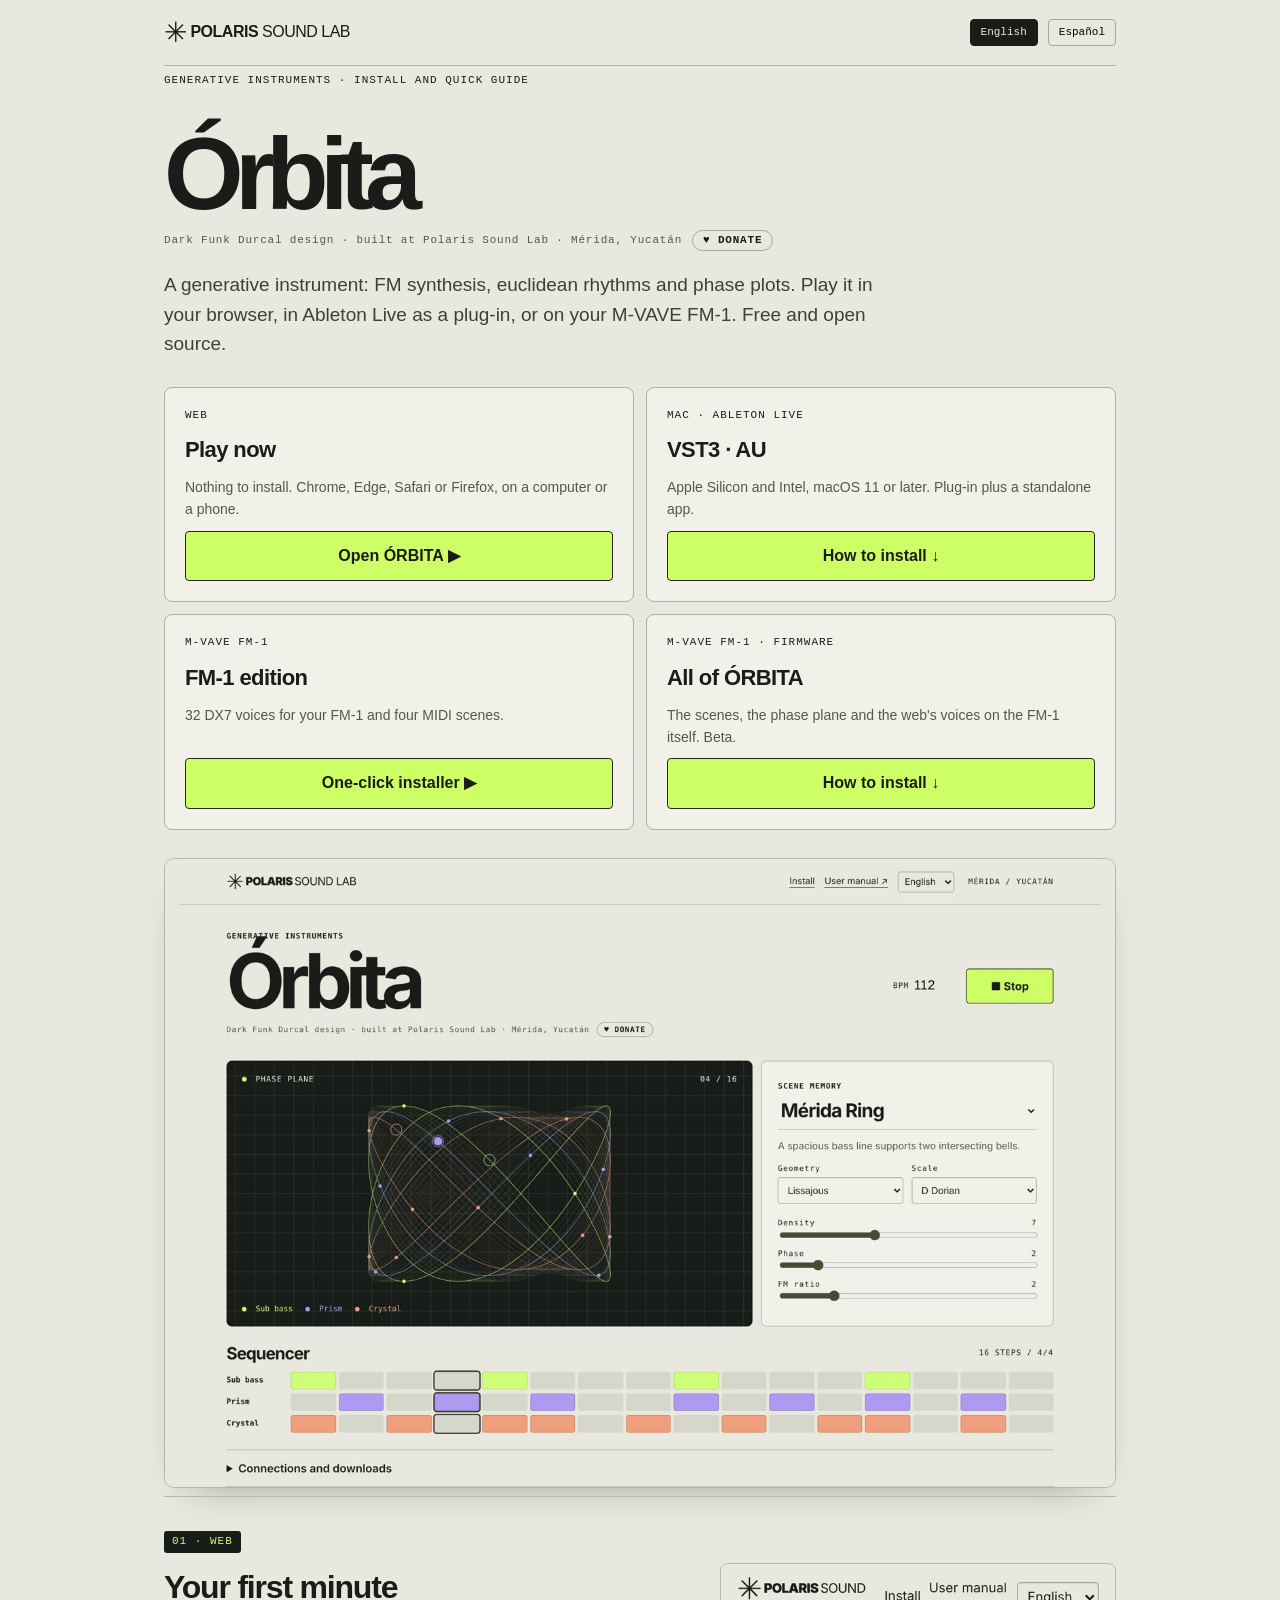
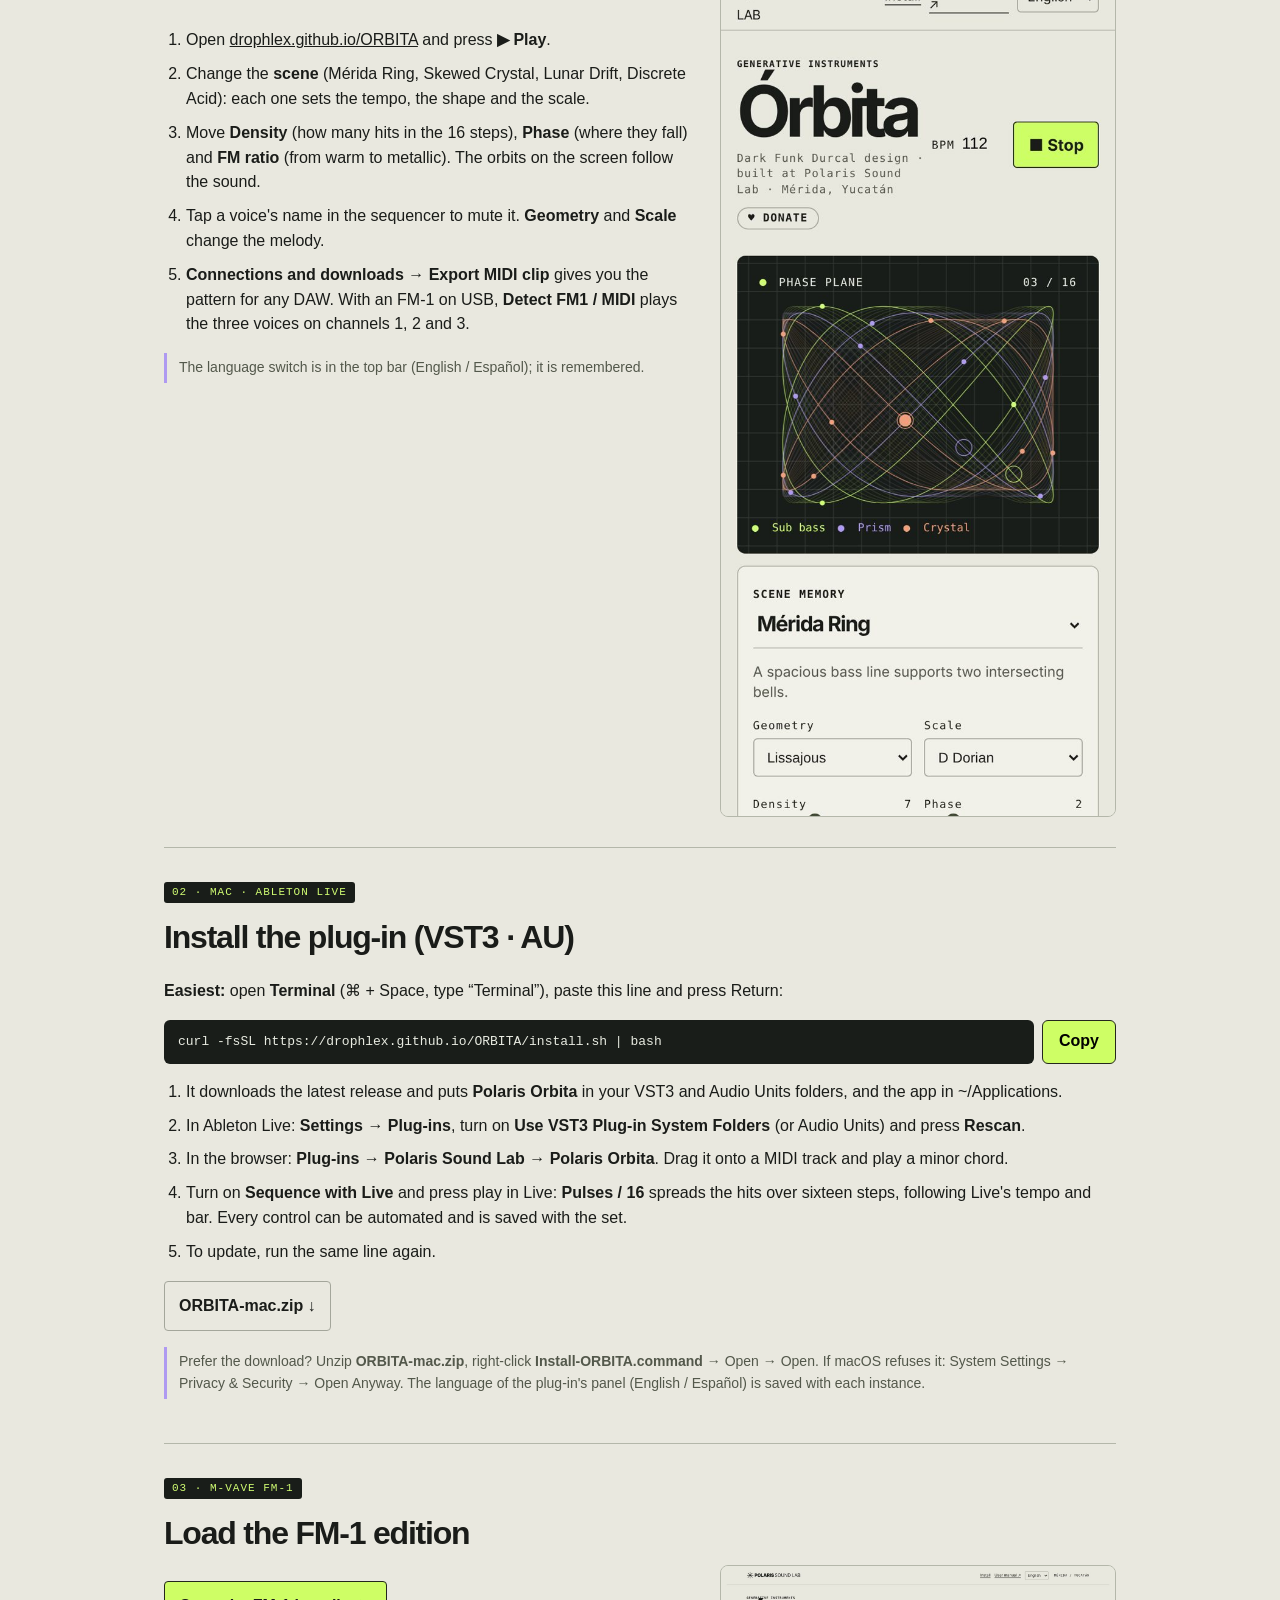
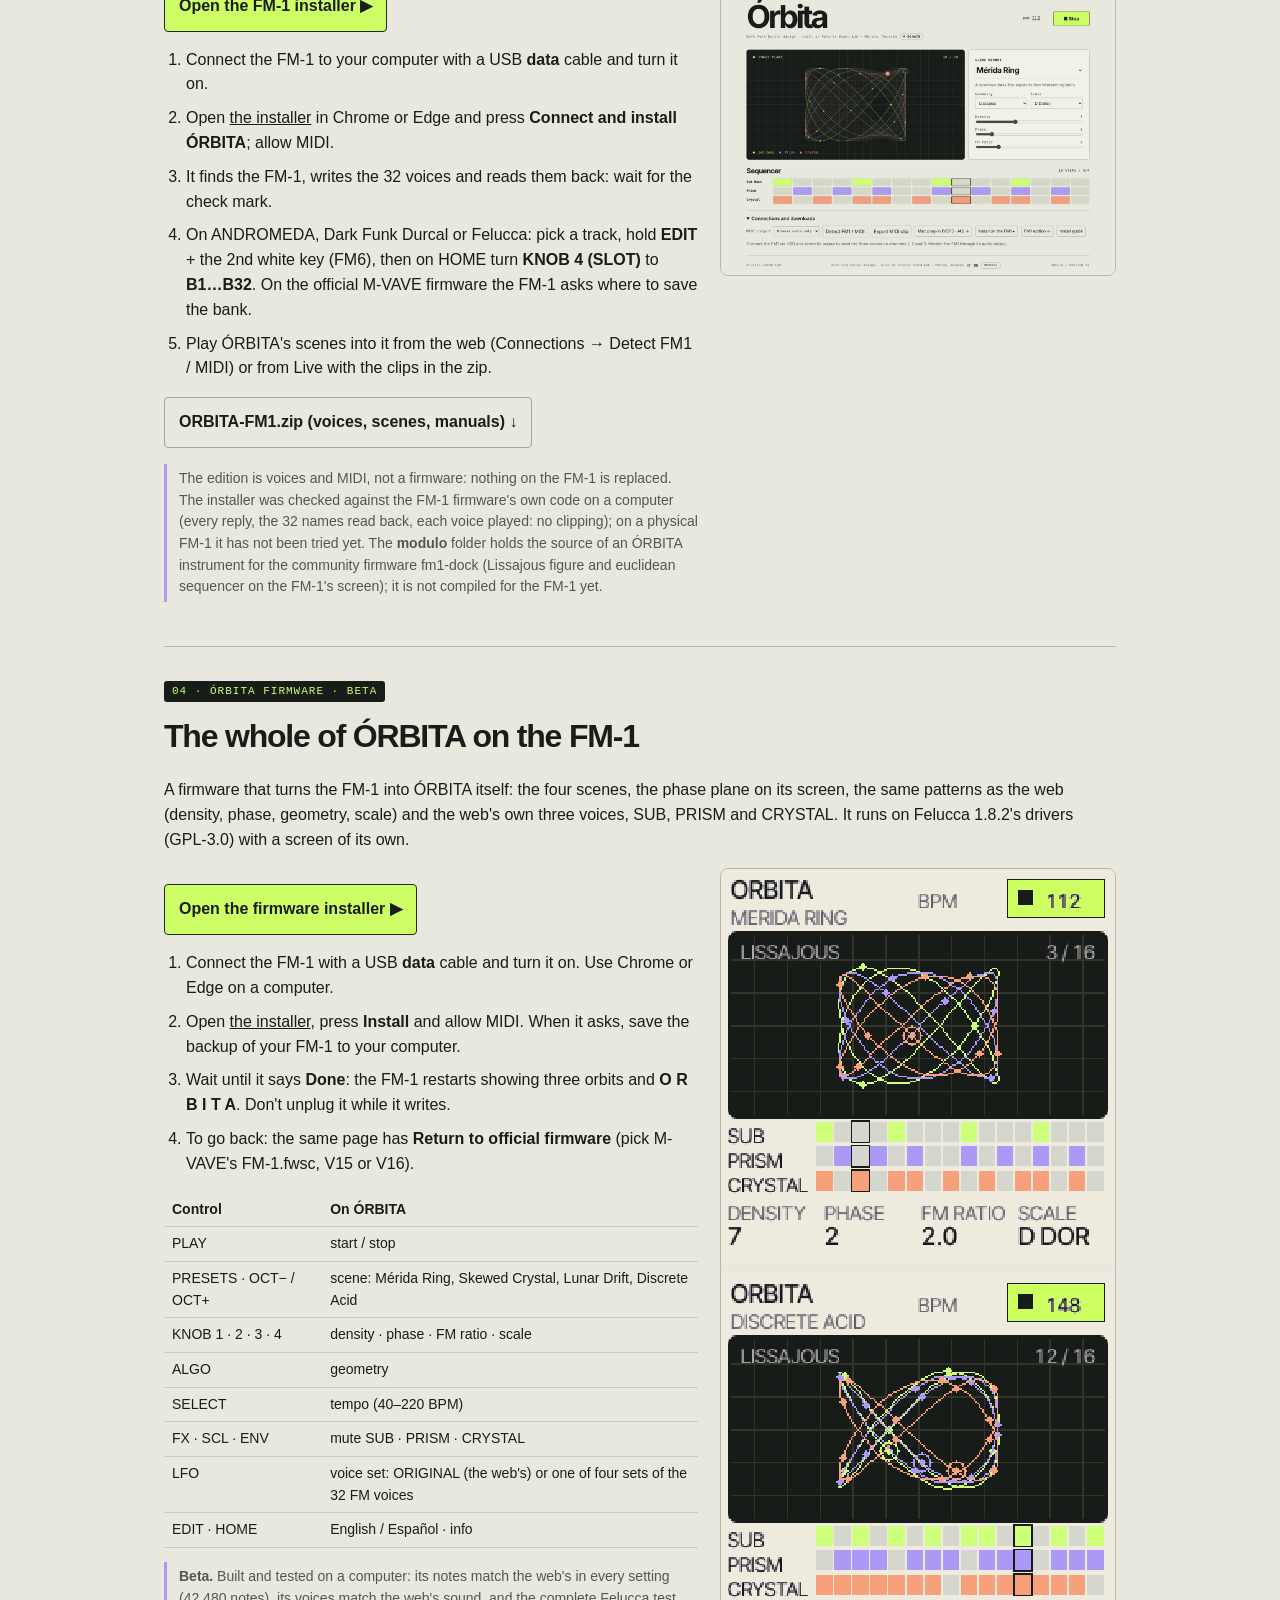
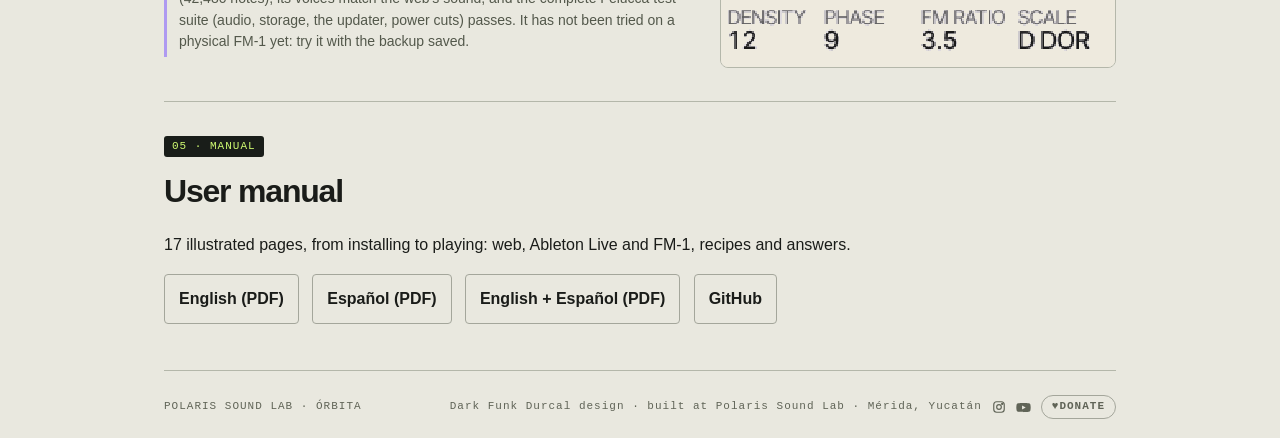
<file: docs/guide/index.html>
<!doctype html>
<html lang="en">
<head>
<meta charset="utf-8"><meta name="viewport" content="width=device-width,initial-scale=1"><meta name="theme-color" content="#171a18">
<title>ÓRBITA · Install and quick guide — Polaris Sound Lab</title>
<style>
*{box-sizing:border-box}
body{margin:0;background:#e9e8df;color:#1a1c19;font:16px/1.55 Inter,Arial,sans-serif}
.wrap{max-width:1080px;margin:auto;padding:0 5vw}
header{display:flex;align-items:center;justify-content:space-between;height:66px;border-bottom:1px solid #b0b2a7}
.brand{font-weight:900;letter-spacing:-.5px}.brand b{font:28px Arial;vertical-align:middle}.brand span{font-weight:400}
.mono,small,.tag,footer{font:11px/1.4 'IBM Plex Mono',ui-monospace,monospace;letter-spacing:1px}
nav{display:flex;gap:10px;align-items:center}
nav button{font:inherit;cursor:pointer;border:1px solid #a4a69b;border-radius:4px;padding:5px 10px;background:transparent}
nav button.on{background:#1a1c19;color:#e9e8df;border-color:#1a1c19}
h1{font-size:clamp(56px,8vw,104px);line-height:.95;letter-spacing:-.085em;margin:34px 0 8px;font-weight:750}
.lead{font-size:19px;max-width:720px;color:#3c4136}
.hero{margin:26px 0 8px;border-radius:10px;overflow:hidden;border:1px solid #b4b7aa;box-shadow:0 18px 40px -26px #0006}
.hero img{display:block;width:100%}
.cards{display:grid;grid-template-columns:repeat(2,1fr);gap:12px;margin:28px 0}
.card{border:1px solid #adb0a3;border-radius:8px;padding:20px;background:#f2f1e9;display:flex;flex-direction:column;gap:10px}
.card h3{margin:0;font-size:22px;letter-spacing:-.6px}.card p{margin:0;font-size:14px;color:#53584b}
.btn{display:inline-block;text-align:center;text-decoration:none;color:#1a1c19;font-weight:700;border:1px solid #24271d;border-radius:4px;padding:12px 14px;background:#cefe65;margin-top:auto}
.btn.alt{background:transparent;font-weight:600;border-color:#a4a69b}
section{border-top:1px solid #b4b7aa;padding:30px 0}
h2{font-size:32px;letter-spacing:-1.2px;margin:0 0 6px}
.tag{display:inline-block;background:#191d19;color:#d0fc72;border-radius:3px;padding:3px 8px;margin-bottom:10px}
ol{padding-left:22px}ol li{margin:9px 0}
.cmd{display:flex;gap:8px;align-items:stretch;margin:12px 0;flex-wrap:wrap}
.cmd code{flex:1;min-width:260px;background:#191d19;color:#e8ebe1;border-radius:6px;padding:13px 14px;font:13px/1.4 'IBM Plex Mono',ui-monospace,monospace;overflow-x:auto;white-space:nowrap}
.cmd button{font:inherit;font-weight:700;cursor:pointer;border:1px solid #24271d;border-radius:6px;background:#cefe65;padding:0 16px}
.keys{border-collapse:collapse;margin:14px 0;font-size:14px;width:100%}.keys td,.keys th{border-bottom:1px solid #0002;padding:6px 8px;text-align:left;vertical-align:top}.two{display:grid;grid-template-columns:1.35fr 1fr;gap:22px;align-items:start}
.shot{border:1px solid #b4b7aa;border-radius:8px;overflow:hidden}.shot img{display:block;width:100%}
.note{font-size:14px;color:#53584b;border-left:3px solid #af9af1;padding:4px 0 4px 12px;margin:14px 0}
a{color:#1a1c19}
footer{display:flex;justify-content:space-between;align-items:center;gap:12px;flex-wrap:wrap;padding:24px 0;color:#606457;border-top:1px solid #b4b7aa}
footer a{color:#606457;text-decoration:none;display:inline-flex;align-items:center}footer a:hover{color:#1a1c19}
.don{border:1px solid #a4a69b;border-radius:99px;padding:3px 10px;font-weight:700}
.credit{display:flex;gap:10px;align-items:center}
[data-l]{display:none}html[lang=en] [data-l=en],html[lang=es] [data-l=es]{display:revert}
@media(max-width:820px){.cards,.two{grid-template-columns:1fr}h1{margin-top:22px}}
.sig{display:flex;flex-wrap:wrap;align-items:center;gap:10px;margin:2px 0 10px;font:11px/1.4 'IBM Plex Mono',ui-monospace,monospace;letter-spacing:.8px;color:#53584b}.sig a{color:#53584b;text-decoration:none}.sig a:hover{color:#1a1c19}.sig .don{border:1px solid #a4a69b;border-radius:99px;padding:2px 10px;font-weight:700;color:#1a1c19}
</style>
</head>
<body>
<div class="wrap">
<header><div class="brand"><b>✳</b> POLARIS <span>SOUND LAB</span></div>
<nav class="mono"><button id="bEn" onclick="setLang('en')">English</button><button id="bEs" onclick="setLang('es')">Español</button></nav></header>

<small>GENERATIVE INSTRUMENTS · <span data-l="en">INSTALL AND QUICK GUIDE</span><span data-l="es">INSTALACIÓN Y GUÍA RÁPIDA</span></small>
<h1>Órbita</h1><div class="sig"><span data-l="en">Dark Funk Durcal design · built at Polaris Sound Lab · Mérida, Yucatán</span><span data-l="es">diseño de Dark Funk Durcal · creado en Polaris Sound Lab · Mérida, Yucatán</span> <a class="don" href="https://www.paypal.com/donate/?business=drophlex%40gmail.com&amp;no_recurring=0&amp;item_name=ORBITA&amp;currency_code=USD" target="_blank" rel="noopener">♥ <span data-l="en">DONATE</span><span data-l="es">DONAR</span></a></div>
<p class="lead" data-l="en">A generative instrument: FM synthesis, euclidean rhythms and phase plots. Play it in your browser, in Ableton Live as a plug-in, or on your M-VAVE FM-1. Free and open source.</p>
<p class="lead" data-l="es">Un instrumento generativo: síntesis FM, ritmos euclidianos y gráficos de fase. Tócalo en el navegador, en Ableton Live como plug-in o en tu M-VAVE FM-1. Gratis y de código abierto.</p>

<div class="cards">
  <div class="card"><small>WEB</small><h3 data-l="en">Play now</h3><h3 data-l="es">Tocar ya</h3>
    <p data-l="en">Nothing to install. Chrome, Edge, Safari or Firefox, on a computer or a phone.</p><p data-l="es">Nada que instalar. Chrome, Edge, Safari o Firefox, en computadora o teléfono.</p>
    <a class="btn" href="../"><span data-l="en">Open ÓRBITA ▶</span><span data-l="es">Abrir ÓRBITA ▶</span></a></div>
  <div class="card"><small>MAC · ABLETON LIVE</small><h3>VST3 · AU</h3>
    <p data-l="en">Apple Silicon and Intel, macOS 11 or later. Plug-in plus a standalone app.</p><p data-l="es">Apple Silicon e Intel, macOS 11 o posterior. Plug-in y una app independiente.</p>
    <a class="btn" href="#mac"><span data-l="en">How to install ↓</span><span data-l="es">Cómo instalar ↓</span></a></div>
  <div class="card"><small>M-VAVE FM-1</small><h3 data-l="en">FM-1 edition</h3><h3 data-l="es">Edición FM-1</h3>
    <p data-l="en">32 DX7 voices for your FM-1 and four MIDI scenes.</p><p data-l="es">32 voces DX7 para tu FM-1 y cuatro escenas MIDI.</p>
    <a class="btn" href="../fm1/"><span data-l="en">One-click installer ▶</span><span data-l="es">Instalador de un clic ▶</span></a></div>
  <div class="card"><small>M-VAVE FM-1 · FIRMWARE</small><h3 data-l="en">All of ÓRBITA</h3><h3 data-l="es">ÓRBITA completo</h3>
    <p data-l="en">The scenes, the phase plane and the web's voices on the FM-1 itself. Beta.</p><p data-l="es">Las escenas, el plano de fase y las voces de la web en el propio FM-1. Beta.</p>
    <a class="btn" href="#firmware"><span data-l="en">How to install ↓</span><span data-l="es">Cómo instalar ↓</span></a></div>
</div>

<div class="hero"><img src="../img/web-en.jpg" alt="ÓRBITA in the browser: the phase plane, the scene memory and the 16-step sequencer"></div>

<section id="web">
  <span class="tag">01 · WEB</span>
  <div class="two"><div>
    <h2 data-l="en">Your first minute</h2><h2 data-l="es">Tu primer minuto</h2>
    <ol data-l="en">
      <li>Open <a href="../">drophlex.github.io/ORBITA</a> and press <b>▶ Play</b>.</li>
      <li>Change the <b>scene</b> (Mérida Ring, Skewed Crystal, Lunar Drift, Discrete Acid): each one sets the tempo, the shape and the scale.</li>
      <li>Move <b>Density</b> (how many hits in the 16 steps), <b>Phase</b> (where they fall) and <b>FM ratio</b> (from warm to metallic). The orbits on the screen follow the sound.</li>
      <li>Tap a voice's name in the sequencer to mute it. <b>Geometry</b> and <b>Scale</b> change the melody.</li>
      <li><b>Connections and downloads → Export MIDI clip</b> gives you the pattern for any DAW. With an FM-1 on USB, <b>Detect FM1 / MIDI</b> plays the three voices on channels 1, 2 and 3.</li>
    </ol>
    <ol data-l="es">
      <li>Abre <a href="../">drophlex.github.io/ORBITA</a> y pulsa <b>▶ Tocar</b>.</li>
      <li>Cambia la <b>escena</b> (Anillo de Mérida, Cristal sesgado, Deriva lunar, Ácido discreto): cada una fija tempo, figura y escala.</li>
      <li>Mueve <b>Densidad</b> (cuántos golpes en los 16 pasos), <b>Fase</b> (dónde caen) y <b>Relación FM</b> (de cálido a metálico). Las órbitas en pantalla siguen al sonido.</li>
      <li>Toca el nombre de una voz en el secuenciador para silenciarla. <b>Geometría</b> y <b>Escala</b> cambian la melodía.</li>
      <li><b>Conexiones y descargas → Exportar clip MIDI</b> te da el patrón para cualquier DAW. Con un FM-1 por USB, <b>Detectar FM1 / MIDI</b> toca las tres voces por los canales 1, 2 y 3.</li>
    </ol>
    <p class="note" data-l="en">The language switch is in the top bar (English / Español); it is remembered.</p>
    <p class="note" data-l="es">El cambio de idioma está en la barra superior (English / Español) y se recuerda.</p>
  </div>
  <div class="shot"><img src="../img/web-phone.jpg" alt="ÓRBITA on a phone"></div></div>
</section>

<section id="mac">
  <span class="tag">02 · MAC · ABLETON LIVE</span>
  <h2 data-l="en">Install the plug-in (VST3 · AU)</h2><h2 data-l="es">Instala el plug-in (VST3 · AU)</h2>
  <p data-l="en"><b>Easiest:</b> open <b>Terminal</b> (⌘ + Space, type “Terminal”), paste this line and press Return:</p>
  <p data-l="es"><b>Lo más fácil:</b> abre <b>Terminal</b> (⌘ + Espacio, escribe “Terminal”), pega esta línea y pulsa Retorno:</p>
  <div class="cmd"><code id="cmd">curl -fsSL https://drophlex.github.io/ORBITA/install.sh | bash</code><button onclick="copyCmd(this)"><span data-l="en">Copy</span><span data-l="es">Copiar</span></button></div>
  <ol data-l="en">
    <li>It downloads the latest release and puts <b>Polaris Orbita</b> in your VST3 and Audio Units folders, and the app in ~/Applications.</li>
    <li>In Ableton Live: <b>Settings → Plug-ins</b>, turn on <b>Use VST3 Plug-in System Folders</b> (or Audio Units) and press <b>Rescan</b>.</li>
    <li>In the browser: <b>Plug-ins → Polaris Sound Lab → Polaris Orbita</b>. Drag it onto a MIDI track and play a minor chord.</li>
    <li>Turn on <b>Sequence with Live</b> and press play in Live: <b>Pulses / 16</b> spreads the hits over sixteen steps, following Live's tempo and bar. Every control can be automated and is saved with the set.</li>
    <li>To update, run the same line again.</li>
  </ol>
  <ol data-l="es">
    <li>Descarga la versión más reciente y pone <b>Polaris Orbita</b> en tus carpetas VST3 y Audio Units, y la app en ~/Applications.</li>
    <li>En Ableton Live: <b>Ajustes → Plug-ins</b>, activa <b>Usar carpetas de sistema VST3</b> (o Audio Units) y pulsa <b>Volver a escanear</b>.</li>
    <li>En el navegador: <b>Plug-ins → Polaris Sound Lab → Polaris Orbita</b>. Arrástralo a una pista MIDI y toca un acorde menor.</li>
    <li>Activa <b>Secuencia con Live</b> y dale play en Live: <b>Pulsos / 16</b> reparte los golpes en dieciséis pasos, siguiendo el tempo y el compás de Live. Todos los controles se pueden automatizar y se guardan con el set.</li>
    <li>Para actualizar, vuelve a ejecutar la misma línea.</li>
  </ol>
  <p><a class="btn alt" href="https://github.com/drophlex/ORBITA/releases/latest/download/ORBITA-mac.zip">ORBITA-mac.zip ↓</a></p>
  <p class="note" data-l="en">Prefer the download? Unzip <b>ORBITA-mac.zip</b>, right-click <b>Install-ORBITA.command</b> → Open → Open. If macOS refuses it: System Settings → Privacy &amp; Security → Open Anyway. The language of the plug-in's panel (English / Español) is saved with each instance.</p>
  <p class="note" data-l="es">¿Prefieres la descarga? Descomprime <b>ORBITA-mac.zip</b>, clic derecho en <b>Install-ORBITA.command</b> → Abrir → Abrir. Si macOS lo rechaza: Ajustes del Sistema → Privacidad y seguridad → Abrir igualmente. El idioma del panel del plug-in (English / Español) se guarda con cada instancia.</p>
</section>

<section id="fm1">
  <span class="tag">03 · M-VAVE FM-1</span>
  <h2 data-l="en">Load the FM-1 edition</h2><h2 data-l="es">Carga la edición FM-1</h2>
  <div class="two"><div>
  <p><a class="btn" href="../fm1/"><span data-l="en">Open the FM-1 installer ▶</span><span data-l="es">Abrir el instalador para FM-1 ▶</span></a></p>
  <ol data-l="en">
    <li>Connect the FM-1 to your computer with a USB <b>data</b> cable and turn it on.</li>
    <li>Open <a href="../fm1/">the installer</a> in Chrome or Edge and press <b>Connect and install ÓRBITA</b>; allow MIDI.</li>
    <li>It finds the FM-1, writes the 32 voices and reads them back: wait for the check mark.</li>
    <li>On ANDROMEDA, Dark Funk Durcal or Felucca: pick a track, hold <b>EDIT</b> + the 2nd white key (FM6), then on HOME turn <b>KNOB 4 (SLOT)</b> to <b>B1…B32</b>. On the official M-VAVE firmware the FM-1 asks where to save the bank.</li>
    <li>Play ÓRBITA's scenes into it from the web (Connections → Detect FM1 / MIDI) or from Live with the clips in the zip.</li>
  </ol>
  <ol data-l="es">
    <li>Conecta el FM-1 a tu computadora con un cable USB <b>de datos</b> y enciéndelo.</li>
    <li>Abre <a href="../fm1/">el instalador</a> en Chrome o Edge y pulsa <b>Conectar e instalar ÓRBITA</b>; permite el MIDI.</li>
    <li>Encuentra el FM-1, escribe las 32 voces y las vuelve a leer: espera la palomita.</li>
    <li>En ANDROMEDA, Dark Funk Durcal o Felucca: elige una pista, mantén <b>EDIT</b> + la 2ª tecla blanca (FM6) y en HOME gira la <b>PERILLA 4 (SLOT)</b> a <b>B1…B32</b>. En el firmware oficial de M-VAVE el FM-1 pregunta dónde guardar el banco.</li>
    <li>Tócale las escenas de ÓRBITA desde la web (Conexiones → Detectar FM1 / MIDI) o desde Live con los clips del zip.</li>
  </ol>
  <p><a class="btn alt" href="https://github.com/drophlex/ORBITA/releases/latest/download/ORBITA-FM1.zip"><span data-l="en">ORBITA-FM1.zip (voices, scenes, manuals) ↓</span><span data-l="es">ORBITA-FM1.zip (voces, escenas, manuales) ↓</span></a></p>
  <p class="note" data-l="en">The edition is voices and MIDI, not a firmware: nothing on the FM-1 is replaced. The installer was checked against the FM-1 firmware's own code on a computer (every reply, the 32 names read back, each voice played: no clipping); on a physical FM-1 it has not been tried yet. The <b>modulo</b> folder holds the source of an ÓRBITA instrument for the community firmware fm1-dock (Lissajous figure and euclidean sequencer on the FM-1's screen); it is not compiled for the FM-1 yet.</p>
  <p class="note" data-l="es">La edición son voces y MIDI, no un firmware: no se reemplaza nada en el FM-1. El instalador se comprobó contra el propio código del firmware del FM-1 en una computadora (cada respuesta, los 32 nombres leídos de vuelta, cada voz tocada: sin saturación); en un FM-1 físico todavía no se ha probado. La carpeta <b>modulo</b> trae el código de un instrumento ÓRBITA para el firmware comunitario fm1-dock (figura de Lissajous y secuenciador euclidiano en la pantalla del FM-1); aún no está compilado para el FM-1.</p>
  </div>
  <div class="shot"><img src="../img/web-downloads.jpg" alt="Connections and downloads in the web version"></div></div>
</section>

<section id="firmware">
  <span class="tag">04 · ÓRBITA FIRMWARE · BETA</span>
  <h2 data-l="en">The whole of ÓRBITA on the FM-1</h2><h2 data-l="es">ÓRBITA completo en el FM-1</h2>
  <p data-l="en">A firmware that turns the FM-1 into ÓRBITA itself: the four scenes, the phase plane on its screen, the same patterns as the web (density, phase, geometry, scale) and the web's own three voices, SUB, PRISM and CRYSTAL. It runs on Felucca 1.8.2's drivers (GPL-3.0) with a screen of its own.</p>
  <p data-l="es">Un firmware que convierte el FM-1 en ÓRBITA: las cuatro escenas, el plano de fase en su pantalla, los mismos patrones que la web (densidad, fase, geometría, escala) y las tres voces originales de la web, SUB, PRISM y CRYSTAL. Corre sobre los drivers de Felucca 1.8.2 (GPL-3.0) con una pantalla propia.</p>
  <div class="two"><div>
  <p><a class="btn" href="../firmware/"><span data-l="en">Open the firmware installer ▶</span><span data-l="es">Abrir el instalador del firmware ▶</span></a></p>
  <ol data-l="en">
    <li>Connect the FM-1 with a USB <b>data</b> cable and turn it on. Use Chrome or Edge on a computer.</li>
    <li>Open <a href="../firmware/">the installer</a>, press <b>Install</b> and allow MIDI. When it asks, save the backup of your FM-1 to your computer.</li>
    <li>Wait until it says <b>Done</b>: the FM-1 restarts showing three orbits and <b>O R B I T A</b>. Don't unplug it while it writes.</li>
    <li>To go back: the same page has <b>Return to official firmware</b> (pick M-VAVE's FM-1.fwsc, V15 or V16).</li>
  </ol>
  <ol data-l="es">
    <li>Conecta el FM-1 con un cable USB <b>de datos</b> y enciéndelo. Usa Chrome o Edge en una computadora.</li>
    <li>Abre <a href="../firmware/">el instalador</a>, pulsa <b>Instalar</b> y permite el MIDI. Cuando lo pida, guarda el respaldo de tu FM-1 en la computadora.</li>
    <li>Espera a que diga <b>Listo</b>: el FM-1 se reinicia mostrando tres órbitas y <b>O R B I T A</b>. No lo desconectes mientras escribe.</li>
    <li>Para volver: la misma página tiene <b>Volver al firmware oficial</b> (elige el FM-1.fwsc de M-VAVE, V15 o V16).</li>
  </ol>
  <table class="keys">
    <tr><th data-l="en">Control</th><th data-l="es">Control</th><th data-l="en">On ÓRBITA</th><th data-l="es">En ÓRBITA</th></tr>
    <tr><td>PLAY</td><td data-l="en">start / stop</td><td data-l="es">arranca / detiene</td></tr>
    <tr><td>PRESETS · OCT− / OCT+</td><td data-l="en">scene: Mérida Ring, Skewed Crystal, Lunar Drift, Discrete Acid</td><td data-l="es">escena: Mérida Ring, Skewed Crystal, Lunar Drift, Discrete Acid</td></tr>
    <tr><td>KNOB 1 · 2 · 3 · 4</td><td data-l="en">density · phase · FM ratio · scale</td><td data-l="es">densidad · fase · relación FM · escala</td></tr>
    <tr><td>ALGO</td><td data-l="en">geometry</td><td data-l="es">geometría</td></tr>
    <tr><td>SELECT</td><td data-l="en">tempo (40–220 BPM)</td><td data-l="es">tempo (40–220 BPM)</td></tr>
    <tr><td>FX · SCL · ENV</td><td data-l="en">mute SUB · PRISM · CRYSTAL</td><td data-l="es">silenciar SUB · PRISM · CRYSTAL</td></tr>
    <tr><td>LFO</td><td data-l="en">voice set: ORIGINAL (the web's) or one of four sets of the 32 FM voices</td><td data-l="es">juego de voces: ORIGINAL (las de la web) o uno de cuatro juegos de las 32 voces FM</td></tr>
    <tr><td>EDIT · HOME</td><td data-l="en">English / Español · info</td><td data-l="es">English / Español · información</td></tr>
  </table>
  <p class="note" data-l="en"><b>Beta.</b> Built and tested on a computer: its notes match the web's in every setting (42,480 notes), its voices match the web's sound, and the complete Felucca test suite (audio, storage, the updater, power cuts) passes. It has not been tried on a physical FM-1 yet: try it with the backup saved.</p>
  <p class="note" data-l="es"><b>Beta.</b> Compilado y probado en computadora: sus notas coinciden con las de la web en cada ajuste (42,480 notas), sus voces suenan como las de la web y pasa todo el conjunto de pruebas de Felucca (audio, memoria, el actualizador, cortes de corriente). Aún no se ha probado en un FM-1 físico: pruébalo con el respaldo guardado.</p>
  </div>
  <div class="shot"><img src="../img/fm1-scene0.png" alt="ÓRBITA on the FM-1's screen: the scene, the phase plane and the three voices' steps" style="image-rendering:pixelated"><img src="../img/fm1-scene3.png" alt="Discrete Acid on the FM-1" style="image-rendering:pixelated;margin-top:10px"></div></div>
</section>

<section id="manual">
  <span class="tag">05 · MANUAL</span>
  <h2 data-l="en">User manual</h2><h2 data-l="es">Manual de usuario</h2>
  <p data-l="en">17 illustrated pages, from installing to playing: web, Ableton Live and FM-1, recipes and answers.</p>
  <p data-l="es">17 páginas ilustradas, de la instalación a tocar: web, Ableton Live y FM-1, recetas y respuestas.</p>
  <p><a class="btn alt" href="../Orbita-EN.pdf" target="_blank">English (PDF)</a> &nbsp; <a class="btn alt" href="../Orbita-ES.pdf" target="_blank">Español (PDF)</a> &nbsp; <a class="btn alt" href="../Orbita-EN-ES.pdf" target="_blank">English + Español (PDF)</a> &nbsp; <a class="btn alt" href="https://github.com/drophlex/ORBITA">GitHub</a></p>
</section>

<footer class="mono"><span>POLARIS SOUND LAB · ÓRBITA</span>
<span class="credit"><span data-l="en">Dark Funk Durcal design · built at Polaris Sound Lab · Mérida, Yucatán</span><span data-l="es">diseño de Dark Funk Durcal · creado en Polaris Sound Lab · Mérida, Yucatán</span>
<a href="https://www.instagram.com/polaris.sound.lab/" target="_blank" rel="noopener" aria-label="Instagram"><svg viewBox="0 0 24 24" width="14" height="14" fill="none" stroke="currentColor" stroke-width="2"><rect x="3" y="3" width="18" height="18" rx="5"/><circle cx="12" cy="12" r="4"/><circle cx="17.5" cy="6.5" r="1" fill="currentColor"/></svg></a>
<a href="https://www.youtube.com/@PolarisSoundLab" target="_blank" rel="noopener" aria-label="YouTube"><svg viewBox="0 0 24 24" width="15" height="15" fill="currentColor"><path d="M23 7.2a3 3 0 0 0-2.1-2.1C19 4.6 12 4.6 12 4.6s-7 0-8.9.5A3 3 0 0 0 1 7.2 31 31 0 0 0 .5 12a31 31 0 0 0 .5 4.8 3 3 0 0 0 2.1 2.1c1.9.5 8.9.5 8.9.5s7 0 8.9-.5a3 3 0 0 0 2.1-2.1 31 31 0 0 0 .5-4.8 31 31 0 0 0-.5-4.8zM9.7 15.1V8.9l5.8 3.1z"/></svg></a>
<a class="don" id="don" target="_blank" rel="noopener">♥ <span data-l="en">DONATE</span><span data-l="es">DONAR</span></a></span></footer>
</div>
<script>
document.getElementById('don').href = 'https://www.paypal.com/donate/?business=drophlex' + '%40' + 'gmail.com&no_recurring=0&item_name=ORBITA&currency_code=USD';
function setLang(l) {
  document.documentElement.lang = l;
  document.getElementById('bEn').classList.toggle('on', l === 'en'); document.getElementById('bEs').classList.toggle('on', l === 'es');
  document.querySelector('.hero img').src = l === 'es' ? '../img/web-es.jpg' : '../img/web-en.jpg';
  try { localStorage.setItem('orbita-language', l); } catch (e) {}
}
let L = 'en'; try { if (localStorage.getItem('orbita-language') === 'es') L = 'es'; } catch (e) {}
setLang(L);
function copyCmd(b) { navigator.clipboard && navigator.clipboard.writeText(document.getElementById('cmd').textContent); b.querySelectorAll('span').forEach(s => s.textContent = '✓'); }
</script>
</body>
</html>
</file>
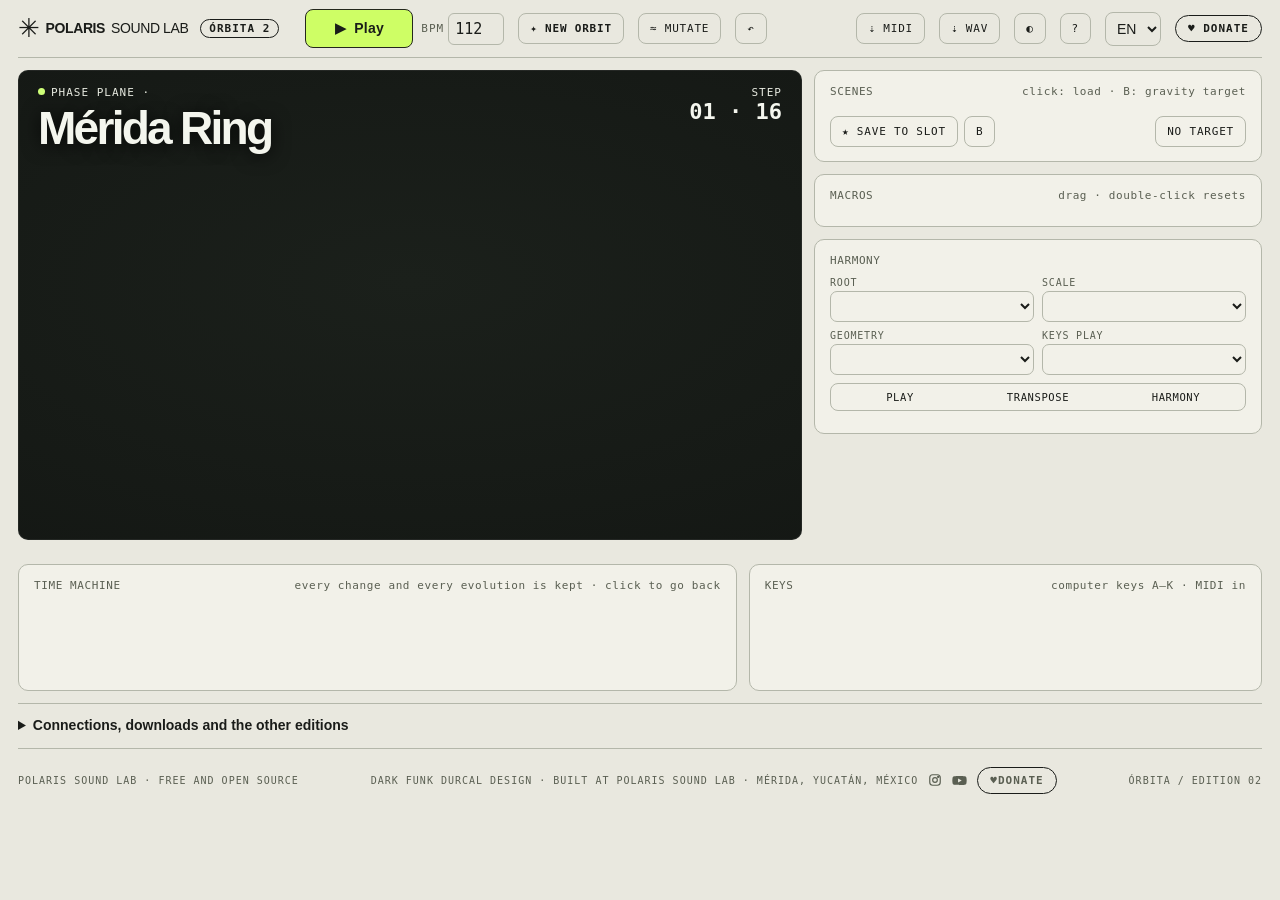
<file: ui/template.html>
<!doctype html>
<html lang="en">
<head>
<meta charset="utf-8">
<meta name="viewport" content="width=device-width,initial-scale=1,viewport-fit=cover">
<meta name="theme-color" content="#171a18">
<title>ÓRBITA 2 · Polaris Sound Lab</title>
<meta name="description" content="ÓRBITA 2: a generative FM instrument. Four voices play euclidean rhythms over a scale and draw their orbits. Free, for the web and as a VST3/AU plug-in.">
<style>
:root{--paper:#e9e8df;--card:#f2f1e9;--ink:#1a1c19;--mute:#5a5f52;--line:#b4b7aa;--screen:#121512;--screen2:#1b201b;--lime:#ceff78;--c0:#ceff78;--c1:#af9af1;--c2:#f1a07d;--c3:#7fd6ee;--accent:#cefe65;--mono:'IBM Plex Mono',ui-monospace,SFMono-Regular,Menlo,Consolas,monospace;--sans:'Inter',-apple-system,BlinkMacSystemFont,'Segoe UI',Arial,sans-serif;--r:10px}
:root.night{--paper:#121412;--card:#1a1d1a;--ink:#e7eadf;--mute:#9aa091;--line:#353a33;--screen:#090b09;--screen2:#121512}
*{box-sizing:border-box}html,body{margin:0;background:var(--paper);color:var(--ink);font:14px/1.4 var(--sans);-webkit-font-smoothing:antialiased}
button,select,input{font:inherit;color:inherit}button{cursor:pointer}a{color:inherit}
.mono,small,.lbl{font-family:var(--mono);letter-spacing:.8px}
#app{max-width:1500px;margin:0 auto;padding:0 18px 20px}
/* top bar */
.top{display:flex;align-items:center;gap:14px;height:58px;border-bottom:1px solid var(--line);flex-wrap:nowrap}
.brand{font-weight:900;letter-spacing:-.4px;white-space:nowrap;display:flex;align-items:center;gap:6px}.brand b{font:26px Arial}.brand span{font-weight:400}
.brand em{font-style:normal;font-family:var(--mono);font-size:11px;letter-spacing:1px;border:1px solid var(--ink);border-radius:99px;padding:1px 8px;margin-left:6px}
.transport{display:flex;align-items:center;gap:8px;margin-left:12px}
.play{background:var(--accent);color:#1a1c19;border:1px solid #24271d;border-radius:8px;font-weight:800;min-width:108px;padding:9px 16px;letter-spacing:.3px}
.play.on{background:#1a1c19;color:var(--accent)}
.num{display:flex;align-items:center;gap:4px;font:11px var(--mono);letter-spacing:1px;color:var(--mute)}
.num input{width:56px;background:transparent;border:1px solid var(--line);border-radius:6px;padding:6px;font:15px var(--mono);color:var(--ink);text-align:center}
.tb{background:transparent;border:1px solid var(--line);border-radius:8px;padding:8px 11px;font:11px var(--mono);letter-spacing:.8px;white-space:nowrap}
.tb:hover{border-color:var(--ink)}.tb.on{background:var(--ink);color:var(--paper);border-color:var(--ink)}
.tb.big{font-weight:700}
.sp{flex:1}
.don{border:1px solid var(--ink);border-radius:99px;padding:6px 12px;font:700 11px var(--mono);letter-spacing:1px;text-decoration:none;white-space:nowrap}
.don:hover{background:var(--ink);color:var(--paper)}
select.lang{border:1px solid var(--line);background:transparent;border-radius:8px;padding:7px}
/* main */
.main{display:grid;grid-template-columns:minmax(0,1.75fr) minmax(330px,1fr);gap:12px;margin-top:12px}
.screen{position:relative;background:radial-gradient(120% 90% at 50% 45%,var(--screen2),var(--screen));border-radius:var(--r);min-height:470px;overflow:hidden;color:#e8ebe1;box-shadow:inset 0 0 0 1px #ffffff10}
.screen canvas{position:absolute;inset:0;width:100%;height:100%;cursor:crosshair}
.ov{position:absolute;z-index:2;pointer-events:none;font:11px var(--mono);letter-spacing:1px}
.ov.tl{left:20px;top:16px;max-width:60%}.ov.tr{right:20px;top:16px;text-align:right}
.ov.tl h1{font:750 clamp(30px,3.6vw,52px)/1 var(--sans);letter-spacing:-.06em;margin:6px 0 6px;color:#f4f6ee;text-shadow:0 2px 18px #000c}
.ov.tl p{font:13px/1.45 var(--sans);letter-spacing:0;color:#aab0a3;margin:0;max-width:440px}
.ov i.dot{display:inline-block;width:7px;height:7px;border-radius:100%;background:var(--lime);margin-right:6px;vertical-align:1px}
.ov.tr b{display:block;font:600 22px var(--mono);color:#f4f6ee;letter-spacing:0}
.chips{position:absolute;left:16px;right:16px;bottom:14px;z-index:2;display:flex;gap:8px;flex-wrap:wrap}
.chip{pointer-events:auto;background:#ffffff0c;border:1px solid #ffffff22;border-radius:99px;padding:5px 11px;color:#e8ebe1;font:11px var(--mono);letter-spacing:.6px;display:flex;align-items:center;gap:7px}
.chip i{width:9px;height:9px;border-radius:100%;background:var(--col)}.chip.off{opacity:.35}.chip.sel{border-color:var(--col);background:#ffffff16}
.gravbar{position:absolute;right:16px;bottom:14px;z-index:2;font:11px var(--mono);color:#cfd5c6;letter-spacing:1px;display:none;align-items:center;gap:8px;background:#0008;border-radius:99px;padding:5px 12px}
.gravbar.show{display:flex}
/* side */
.side{display:flex;flex-direction:column;gap:12px;min-width:0}
.card{background:var(--card);border:1px solid var(--line);border-radius:var(--r);padding:14px 15px}
.card h3{margin:0 0 10px;font:700 11px var(--mono);letter-spacing:1.4px;display:flex;justify-content:space-between;align-items:center;gap:8px}
.card h3 span{font-weight:400;color:var(--mute);letter-spacing:.6px}
.scenes{display:grid;grid-template-columns:repeat(4,minmax(0,1fr));gap:6px}
.sc{position:relative;border:1px solid var(--line);border-radius:8px;background:transparent;padding:7px 7px 6px;text-align:left;min-height:52px;display:flex;flex-direction:column;justify-content:space-between;overflow:hidden}
.sc b{font:700 11.5px/1.15 var(--sans);letter-spacing:-.1px;padding-right:24px}.sc small{font-size:9px;color:var(--mute);letter-spacing:.4px}
.sc canvas{position:absolute;right:3px;top:3px;width:26px;height:26px;opacity:.75}
.sc.cur{border-color:var(--ink);box-shadow:inset 0 0 0 1px var(--ink)}.sc.tgt{background:repeating-linear-gradient(135deg,#0000 0 6px,#0000000c 6px 12px)}
.sc.tgt::after{content:'B';position:absolute;right:6px;bottom:4px;font:700 10px var(--mono)}
.sc.user b{color:var(--mute)}.sc.user.full b{color:var(--ink)}
.row{display:flex;gap:6px;align-items:center;flex-wrap:wrap}.row.sb{justify-content:space-between}
.hint{font-size:12px;color:var(--mute);margin:8px 0 0}
.knobs{display:grid;grid-template-columns:repeat(5,minmax(0,1fr));gap:6px 4px}
.knob{display:flex;flex-direction:column;align-items:center;gap:2px;user-select:none;touch-action:none;cursor:ns-resize;min-width:0}
.knob svg{width:52px;height:52px;overflow:visible}.knob .lbl{font-size:9.5px;letter-spacing:.7px;text-align:center;white-space:nowrap;overflow:hidden;text-overflow:ellipsis;max-width:100%}
.knob .val{font:10px var(--mono);color:var(--mute)}
.knob.hero svg .arc{stroke:var(--ink)}
.knob:focus-visible{outline:2px solid #8466aa;border-radius:8px}
.sel2{display:grid;grid-template-columns:1fr 1fr;gap:8px}
.sel2 label{display:flex;flex-direction:column;gap:3px;font:10px var(--mono);letter-spacing:.8px;color:var(--mute);min-width:0}
.sel2 select{border:1px solid var(--line);border-radius:7px;padding:6px;background:transparent;font:13px var(--sans);letter-spacing:0;color:var(--ink);width:100%}
.seg{display:flex;border:1px solid var(--line);border-radius:8px;overflow:hidden}.seg button{flex:1;border:0;background:transparent;padding:7px 4px;font:10.5px var(--mono);letter-spacing:.6px}.seg button.on{background:var(--ink);color:var(--paper)}
/* lanes */
.lanes{margin-top:12px;display:flex;flex-direction:column;gap:6px}
.lane{display:grid;grid-template-columns:150px minmax(0,1fr) auto;gap:10px;align-items:center;background:var(--card);border:1px solid var(--line);border-radius:var(--r);padding:8px 10px;--col:var(--c0)}
.lane.off{opacity:.5}.lane.sel{box-shadow:inset 3px 0 0 var(--col)}
.lname{display:flex;align-items:center;gap:8px;min-width:0}
.lname button.nm{border:0;background:transparent;font:700 13px var(--sans);padding:0;text-align:left;display:flex;align-items:center;gap:8px;min-width:0}
.lname button.nm i{width:12px;height:12px;border-radius:100%;background:var(--col);flex:none;box-shadow:0 0 0 3px #0000}
.lname small{font-size:9.5px;color:var(--mute)}
.mbtn{border:1px solid var(--line);background:transparent;border-radius:6px;font:700 10px var(--mono);width:24px;height:24px;padding:0}
.mbtn.on{background:var(--ink);color:var(--paper)}
.cells{display:grid;gap:3px;grid-template-columns:repeat(16,minmax(0,1fr))}
.cell{height:26px;border:0;border-radius:4px;background:#00000014;padding:0;position:relative}
:root.night .cell{background:#ffffff12}
.cell.on{background:var(--col);box-shadow:inset 0 0 0 1px #0002}
.cell.now{outline:2px solid var(--ink);outline-offset:-1px}
.cell.beat::before{content:'';position:absolute;left:50%;bottom:2px;width:3px;height:3px;margin-left:-1.5px;border-radius:100%;background:#0003}
.cell.x{visibility:hidden}
.lctl{display:flex;gap:4px;align-items:center}
.mini{display:flex;flex-direction:column;align-items:center;font:9px var(--mono);letter-spacing:.5px;color:var(--mute);gap:1px;min-width:42px;user-select:none;touch-action:none;cursor:ns-resize}
.mini b{font:600 13px var(--mono);color:var(--ink)}
.mini:focus-visible{outline:2px solid #8466aa;border-radius:6px}
.lctl select{border:1px solid var(--line);border-radius:6px;background:transparent;padding:4px;font:11px var(--mono)}
/* drawer: one lane's sound */
.drawer{margin-top:6px;background:var(--card);border:1px solid var(--line);border-radius:var(--r);padding:12px 14px;display:none}
.drawer.open{display:block}
.drawer .knobs{grid-template-columns:repeat(9,minmax(0,1fr))}
.drawer h3{margin:0 0 10px;font:700 11px var(--mono);letter-spacing:1.4px;display:flex;align-items:center;gap:10px}
/* bottom: time machine + keys */
.bottom{display:grid;grid-template-columns:minmax(0,1.4fr) minmax(0,1fr);gap:12px;margin-top:12px}
.tm{display:flex;gap:6px;overflow-x:auto;padding-bottom:4px;min-height:74px}
.snap{flex:none;width:68px;height:68px;border:1px solid var(--line);border-radius:8px;background:var(--screen);position:relative;padding:0;overflow:hidden}
.snap canvas{width:100%;height:100%}.snap small{position:absolute;left:4px;bottom:3px;color:#cfd5c6;font-size:8.5px}
.snap.cur{outline:2px solid var(--ink)}
.snap.empty{background:transparent;border-style:dashed;color:var(--mute);font:10px var(--mono);display:flex;align-items:center;justify-content:center;text-align:center}
.keys{display:flex;height:74px;position:relative;user-select:none;touch-action:none}
.k{flex:1;border:1px solid var(--line);border-radius:0 0 6px 6px;background:#fbfaf4;margin-right:-1px;position:relative}
:root.night .k{background:#d9dcd2}
.k.b{position:absolute;width:5.2%;height:60%;background:#1a1c19;border-color:#1a1c19;z-index:2;margin:0}
.k.dn{background:var(--accent)!important}.k.held{background:#af9af1!important}
.k span{position:absolute;bottom:3px;left:0;right:0;text-align:center;font:8.5px var(--mono);color:#888}
/* connections */
details.more{margin-top:12px;border-block:1px solid var(--line);padding:12px 0}
details.more summary{cursor:pointer;font-weight:700}
.links{display:flex;flex-wrap:wrap;gap:8px;margin-top:12px}.links a,.links button{border:1px solid var(--line);border-radius:8px;padding:8px 11px;text-decoration:none;background:transparent;font-size:13px}
.links a:hover,.links button:hover{border-color:var(--ink)}
#msg{font-size:12.5px;color:var(--mute);margin:10px 0 0}
footer{display:flex;justify-content:space-between;align-items:center;gap:12px;padding:18px 0 4px;font:10px var(--mono);letter-spacing:1px;color:var(--mute);flex-wrap:wrap}
footer .credit{display:flex;align-items:center;gap:10px}footer a{text-decoration:none;display:inline-flex}footer a:hover{color:var(--ink)}
/* overlays */
.veil{position:fixed;inset:0;background:#0b0d0bcc;z-index:50;display:none;align-items:center;justify-content:center;padding:20px}
.veil.show{display:flex}
.sheet{background:var(--card);color:var(--ink);border-radius:14px;max-width:620px;width:100%;padding:24px 26px;max-height:88vh;overflow:auto;box-shadow:0 30px 80px #0008}
.sheet h2{margin:0 0 4px;font:800 28px/1.05 var(--sans);letter-spacing:-.04em}.sheet h4{margin:18px 0 6px;font:700 11px var(--mono);letter-spacing:1.3px}
.sheet p,.sheet li{font-size:14px;line-height:1.5}.sheet ol{padding-left:20px;margin:6px 0}
.sheet .go{margin-top:16px;display:flex;gap:8px;flex-wrap:wrap}
.coachStep{display:flex;gap:12px;align-items:flex-start;margin:12px 0}.coachStep b{flex:none;width:28px;height:28px;border-radius:100%;background:var(--accent);color:#1a1c19;display:flex;align-items:center;justify-content:center;font:800 13px var(--mono)}
.toast{position:fixed;left:50%;bottom:24px;transform:translateX(-50%) translateY(20px);background:#1a1c19;color:#eef1e6;border-radius:99px;padding:9px 16px;font:12px var(--mono);letter-spacing:.5px;opacity:0;transition:.25s;z-index:60;pointer-events:none}
.toast.show{opacity:1;transform:translateX(-50%) translateY(0)}
.plugonly{display:none}.isplug .plugonly{display:revert}.isplug .webonly{display:none}
body.dropping #app{outline:3px dashed var(--c1);outline-offset:-6px}
button:focus-visible,select:focus-visible,a:focus-visible,input:focus-visible{outline:2px solid #8466aa;outline-offset:1px}
@media (max-width:1100px){.main{grid-template-columns:1fr}.screen{min-height:380px}.bottom{grid-template-columns:1fr}.drawer .knobs{grid-template-columns:repeat(6,minmax(0,1fr))}}
@media (max-width:760px){#app{padding:0 10px 16px}.top{flex-wrap:wrap;height:auto;padding:8px 0;gap:8px}.transport{margin-left:0}.hidem{display:none}
 .screen{min-height:320px}.lane{grid-template-columns:1fr;gap:6px}.lctl{flex-wrap:wrap}.knobs{grid-template-columns:repeat(5,minmax(0,1fr))}.drawer .knobs{grid-template-columns:repeat(4,minmax(0,1fr))}
 .scenes{grid-template-columns:repeat(2,minmax(0,1fr))}.ov.tl{max-width:64%}.ov.tl h1{font-size:24px}.ov.tl p{display:none}.chips{bottom:10px}.gravbar{bottom:auto;top:84px;right:12px}}
</style>
</head>
<body>
<div id="app">
<header class="top">
  <div class="brand"><b>✳</b> POLARIS <span>SOUND LAB</span><em>ÓRBITA 2</em></div>
  <div class="transport">
    <button id="play" class="play">▶&nbsp; <span data-t>Play</span></button>
    <label class="num">BPM <input id="bpm" type="number" min="40" max="220" value="112"></label>
    <button id="sync" class="tb plugonly" data-t-title="Follow the DAW's tempo and transport">SYNC</button>
  </div>
  <button id="newOrbit" class="tb big" data-t-title="A new orbit: scale, geometry, rhythm and sound, all musical">✦ <span data-t>NEW ORBIT</span></button>
  <button id="mutate" class="tb hidem" data-t-title="Change a few things, keep the feel">≈ <span data-t>MUTATE</span></button>
  <button id="undo" class="tb hidem" data-t-title="Back one step in the time machine">↶</button>
  <div class="sp"></div>
  <button id="drag" class="tb" data-t-title="Drag it onto a MIDI track (plug-in) or download it (web): 4 bars, all the voices on one channel">⇣ MIDI</button>
  <button id="dragWav" class="tb" data-t-title="Drag the audio onto a track (plug-in) or download it (web): a 4-bar loop">⇣ WAV</button>
  <button id="midiOut" class="tb plugonly" data-t-title="Send the notes out of the plug-in too, to play your other instruments (channel 1)">MIDI OUT</button>
  <button id="theme" class="tb hidem" data-t-title="Paper or night">◐</button>
  <button id="helpBtn" class="tb" data-t-title="Quick guide">?</button>
  <select id="lang" class="lang" aria-label="Language / Idioma"><option value="en">EN</option><option value="es">ES</option></select>
  <a class="don" id="don" href="https://www.paypal.com/donate/?business=drophlex%40gmail.com&amp;no_recurring=0&amp;item_name=ORBITA&amp;currency_code=USD" target="_blank" rel="noopener">♥ <span data-t>DONATE</span></a>
</header>

<div class="main">
  <section class="screen" id="screen">
    <canvas id="stage" aria-label="The orbits of the four voices"></canvas>
    <div class="ov tl"><span><i class="dot"></i><span data-t>PHASE PLANE</span> · <span id="geoName"></span></span><h1 id="sceneName">Mérida Ring</h1><p id="sceneDesc"></p></div>
    <div class="ov tr"><span data-t>STEP</span><b id="pos">01 · 16</b><span id="evo"></span></div>
    <div class="chips" id="chips"></div>
    <div class="gravbar" id="gravbar"><span data-t>GRAVITY</span> <b id="gravVal">0%</b> → <span id="gravTgt"></span></div>
  </section>
  <aside class="side">
    <div class="card"><h3><span class="t" data-t>SCENES</span><span data-t>click: load · B: gravity target</span></h3><div class="scenes" id="scenes"></div>
      <div class="row sb" style="margin-top:8px"><div class="row"><button class="tb" id="saveScene">★ <span data-t>SAVE TO SLOT</span></button><button class="tb" id="bMode" data-t-title="The next scene you click becomes GRAVITY's target">B</button></div><button class="tb" id="clearB" data-t>NO TARGET</button></div></div>
    <div class="card"><h3><span data-t>MACROS</span><span data-t>drag · double-click resets</span></h3><div class="knobs" id="macros"></div></div>
    <div class="card"><h3><span data-t>HARMONY</span><span id="keyInfo"></span></h3>
      <div class="sel2"><label><span data-t>ROOT</span><select id="root"></select></label><label><span data-t>SCALE</span><select id="scale"></select></label>
      <label><span data-t>GEOMETRY</span><select id="geom"></select></label><label><span data-t>KEYS PLAY</span><select id="playLane"></select></label></div>
      <div style="margin-top:8px" class="seg" id="keyMode"><button data-v="0" data-t>PLAY</button><button data-v="1" data-t>TRANSPOSE</button><button data-v="2" data-t>HARMONY</button></div>
      <p class="hint" id="keyHint"></p></div>
  </aside>
</div>

<section class="lanes" id="lanes"></section>
<section class="drawer" id="drawer"><h3><i id="dDot" style="width:12px;height:12px;border-radius:100%;display:inline-block"></i><span id="dName"></span><select id="dModel" class="lang" style="padding:4px"></select><span class="sp"></span><button class="tb" id="dReset" data-t>RESET VOICE</button><button class="tb" id="dClose">✕</button></h3><div class="knobs" id="dKnobs"></div></section>

<div class="bottom">
  <div class="card"><h3><span data-t>TIME MACHINE</span><span data-t>every change and every evolution is kept · click to go back</span></h3><div class="tm" id="tm"></div></div>
  <div class="card"><h3><span data-t>KEYS</span><span id="kbInfo" data-t>computer keys A–K · MIDI in</span></h3><div class="keys" id="keys"></div></div>
</div>

<details class="more webonly" id="more"><summary data-t>Connections, downloads and the other editions</summary>
  <div class="links">
    <label class="num"><span data-t>MIDI OUTPUT</span> <select id="out" style="border:1px solid var(--line);border-radius:8px;padding:7px;background:transparent"><option value="" data-t>Browser audio only</option></select></label>
    <button id="connect" data-t>Find FM-1 / MIDI</button>
    <a href="https://github.com/drophlex/ORBITA/releases/latest/download/ORBITA-mac.zip"><span data-t>Mac plug-in (VST3 · AU)</span> ↓</a>
    <a href="firmware/"><span data-t>ÓRBITA on the FM-1 (beta)</span> ▸</a>
    <a href="fm1/"><span data-t>Voices for the FM-1</span> ▸</a>
    <a href="guide/"><span data-t>Install guide</span></a>
    <a id="manual" href="Orbita-EN.pdf" target="_blank" rel="noopener"><span data-t>Manual</span> ↗</a>
    <a href="classic/"><span data-t>ÓRBITA 1 (classic)</span></a>
    <a href="https://github.com/drophlex/ORBITA">GitHub ↗</a>
  </div>
  <p id="msg" data-t>Connect the FM-1 by USB and pick its output: the four voices go out on channels 1 to 4.</p>
</details>

<footer><span>POLARIS SOUND LAB · <span data-t>FREE AND OPEN SOURCE</span></span>
  <span class="credit"><span>DARK FUNK DURCAL DESIGN · <span data-t>BUILT AT POLARIS SOUND LAB · MÉRIDA, YUCATÁN, MÉXICO</span></span>
  <a href="https://www.instagram.com/polaris.sound.lab/" target="_blank" rel="noopener" aria-label="Instagram @polaris.sound.lab"><svg viewBox="0 0 24 24" width="14" height="14" fill="none" stroke="currentColor" stroke-width="2"><rect x="3" y="3" width="18" height="18" rx="5"/><circle cx="12" cy="12" r="4"/><circle cx="17.5" cy="6.5" r="1" fill="currentColor"/></svg></a>
  <a href="https://www.youtube.com/@PolarisSoundLab" target="_blank" rel="noopener" aria-label="YouTube @PolarisSoundLab"><svg viewBox="0 0 24 24" width="15" height="15" fill="currentColor"><path d="M23 7.2a3 3 0 0 0-2.1-2.1C19 4.6 12 4.6 12 4.6s-7 0-8.9.5A3 3 0 0 0 1 7.2 31 31 0 0 0 .5 12a31 31 0 0 0 .5 4.8 3 3 0 0 0 2.1 2.1c1.9.5 8.9.5 8.9.5s7 0 8.9-.5a3 3 0 0 0 2.1-2.1 31 31 0 0 0 .5-4.8 31 31 0 0 0-.5-4.8zM9.7 15.1V8.9l5.8 3.1z"/></svg></a>
  <a class="don" href="https://www.paypal.com/donate/?business=drophlex%40gmail.com&amp;no_recurring=0&amp;item_name=ORBITA&amp;currency_code=USD" target="_blank" rel="noopener">♥ <span data-t>DONATE</span></a></span>
  <span>ÓRBITA / <span data-t>EDITION</span> 02</span></footer>
</div>

<div class="veil" id="coach"><div class="sheet">
  <small data-t>WELCOME</small><h2 data-t>Three moves and it's music.</h2>
  <div class="coachStep"><b>1</b><div><strong data-t>Press Play.</strong> <span data-t>Four voices start orbiting: every dot on a curve is a note you hear.</span></div></div>
  <div class="coachStep"><b>2</b><div><strong data-t>Pick a scene, or press ✦ NEW ORBIT.</strong> <span data-t>Each one is a scale, a geometry, a rhythm and a sound.</span></div></div>
  <div class="coachStep"><b>3</b><div><strong data-t>Press B on another scene and turn GRAVITY.</strong> <span data-t>The music glides from one world to the other. EVOLVE lets it wander by itself; the TIME MACHINE keeps every moment.</span></div></div>
  <div class="go"><button class="play" id="coachGo">▶&nbsp; <span data-t>Play and start</span></button><button class="tb" id="coachSkip" data-t>Close</button></div>
</div></div>

<div class="veil" id="help"><div class="sheet" id="helpBody"></div></div>
<div class="toast" id="toast"></div>
<script>
/*JS*/
</script>
</body>
</html>
</file>
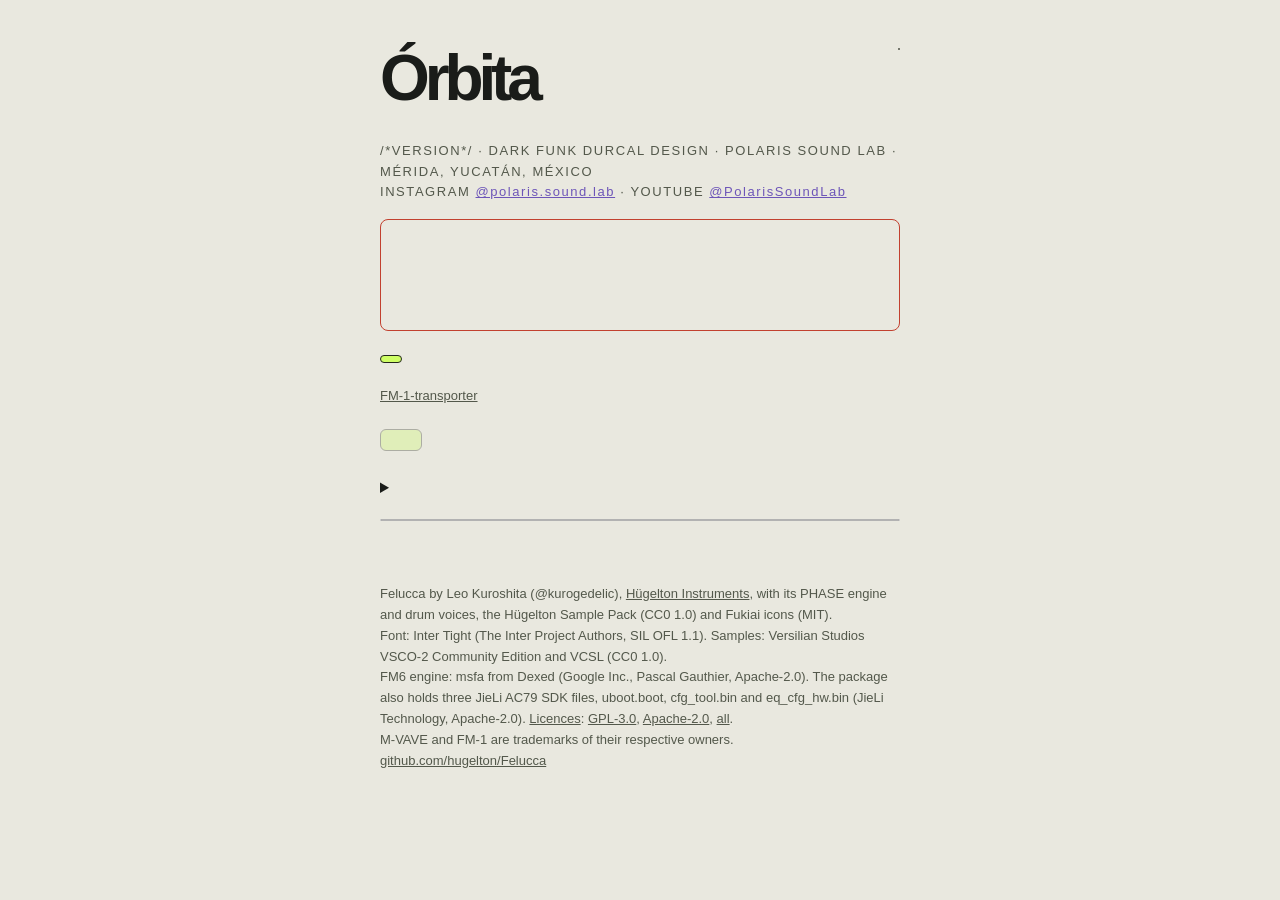
<file: firmware/tools/installer_template.html>
<!doctype html>
<!-- SPDX-License-Identifier: GPL-3.0-only
     Copyright (C) 2026 Leo Kuroshita (@kurogedelic), Hügelton Instruments -->
<html lang="en">
<head>
<meta charset="utf-8">
<meta name="viewport" content="width=device-width, initial-scale=1">
<title>ÓRBITA · FM-1 Installer</title>
<style>
  :root { --bg: #e9e8df; --fg: #1a1c19; --dim: #53584b; }
  body { margin: 0; background: var(--bg); color: var(--fg);
         font: 16px/1.6 -apple-system, BlinkMacSystemFont, "Helvetica Neue", Arial, sans-serif; }
  main { max-width: 520px; margin: 0 auto; padding: 48px 16px; }
  h1 { font-size: 24px; font-weight: 600; margin: 0 0 24px; }
  .don { display:inline-block; font-size:12px; letter-spacing:.08em; color:#1a1c19; background:#cefe65; border:1px solid #24271d; border-radius:99px; padding:3px 10px; text-decoration:none; white-space:nowrap }
  .don:hover { background:#b8ec4e }
  .lang { float: right; font-size: 13px; color: var(--dim); cursor: pointer; text-decoration: underline; background: none; padding: 0; color: var(--dim); }
  p { margin: 0 0 16px; }
  button { font: inherit; font-weight: 700; background: #cefe65; color: #1a1c19; border: 1px solid #24271d; border-radius: 6px; padding: 10px 20px; cursor: pointer; }
  button:disabled { opacity: .3; cursor: default; }
  #status { margin-top: 16px; min-height: 1.6em; }
  .small { color: var(--dim); font-size: 13px; }
  progress { width: 100%; height: 4px; margin-top: 16px; }
  pre { color: var(--dim); font-size: 12px; white-space: pre-wrap; margin-top: 16px; }
</style>
</head>
<body>
<main>
  <button class="lang" id="lang"></button>
  <h1 style="font-size:64px;line-height:.95;letter-spacing:-.08em;font-weight:750;margin-bottom:8px">Órbita</h1>
  <p class="small" style="letter-spacing:.12em"><b style="letter-spacing:.04em;font-size:15px;color:#1a1c19" data-t="tag"></b><br><span data-t="fwfor"></span> /*VERSION*/ · DARK FUNK DURCAL DESIGN · <span data-t="created"></span> POLARIS SOUND LAB · MÉRIDA, YUCATÁN, MÉXICO<br>INSTAGRAM <a href="https://www.instagram.com/polaris.sound.lab/" style="color:#6d55b8">@polaris.sound.lab</a> · YOUTUBE <a href="https://www.youtube.com/@PolarisSoundLab" style="color:#6d55b8">@PolarisSoundLab</a><br><span data-t="based"></span></p>
  <div style="border:1px solid #c2412f;border-radius:8px;padding:10px 12px;margin:0 0 18px;font-size:14px"><b data-t="b0"></b><br><span data-t="b1"></span><br><span data-t="b2"></span><br><span data-t="b3"></span><br><span data-t="b4"></span></div>
  <p class="small"><span data-t="free"></span> <a class="don" href="https://www.paypal.com/donate/?business=drophlex%40gmail.com&amp;no_recurring=0&amp;item_name=ORBITA&amp;currency_code=USD" target="_blank" rel="noopener" data-t="donate"></a></p>
  <p data-t="intro"></p>
  <p class="small" data-t="langNote"></p>
  <p data-t="warn"></p>
  <p class="small" data-t="direct"></p>
  <p class="small" data-t="beta"></p>
  <p class="small"><span data-t="brick"></span>
    <a href="https://github.com/kurogedelic/FM-1-transporter" target="_blank" rel="noopener" style="color:inherit">FM-1-transporter</a></p>
  <p><button id="go" disabled data-t="install"></button></p>
  <details style="margin-top:24px">
    <summary data-t="stockTitle"></summary>
    <p class="small" data-t="back"></p>
    <p class="small"><a href="https://www.m-vave.com/download" target="_blank" rel="noopener" style="color:inherit">M-VAVE Downloads</a></p>
    <p><label><span data-t="stockFile"></span><br><input id="stock-file" type="file" accept=".fwsc"></label></p>
    <p><button id="stock-go" disabled data-t="stockGo"></button></p>
    <p class="small" data-t="stockBackup"></p>
    <p class="small"><label><input id="stock-recovery" type="checkbox"> <span data-t="stockRecovery"></span></label></p>
  </details>
  <progress id="bar" max="100" value="0"></progress>
  <p id="status"></p>
  <pre id="log"></pre>
  <p class="small">Felucca by Leo Kuroshita (@kurogedelic), <a href="https://hugelton.com" target="_blank" rel="noopener" style="color:inherit">Hügelton Instruments</a>, with its PHASE engine and drum voices, the Hügelton Sample Pack (CC0 1.0) and Fukiai icons (MIT).<br>
    Font: Inter Tight (The Inter Project Authors, SIL OFL 1.1). Samples: Versilian Studios VSCO-2 Community Edition and VCSL (CC0 1.0).<br>
    FM6 engine: msfa from Dexed (Google Inc., Pascal Gauthier, Apache-2.0). The package also holds three JieLi AC79 SDK files, uboot.boot, cfg_tool.bin and eq_cfg_hw.bin (JieLi Technology, Apache-2.0). <a href="../../firmware/LICENSING.md" style="color:inherit">Licences</a>: <a href="../../firmware/LICENSE" style="color:inherit">GPL-3.0</a>, <a href="../../firmware/LICENSES/Apache-2.0.txt" style="color:inherit">Apache-2.0</a>, <a href="../../firmware/LICENSES/" style="color:inherit">all</a>.<br>
    M-VAVE and FM-1 are trademarks of their respective owners.<br>
    <span data-t="license"></span> <a href="https://github.com/hugelton/Felucca" target="_blank" rel="noopener" style="color:inherit">github.com/hugelton/Felucca</a></p>
</main>
<script type="module">
// SPDX-License-Identifier: GPL-3.0-only
// Copyright (C) 2026 Leo Kuroshita (@kurogedelic), Hügelton Instruments
//
// FM-1 .fwsc packages in the browser: the package identity and the image the
// device reads during an update.

const BLOCKS = 20, BLK = 0x30, KEEP = 0x2F;
const STOCK_V15_SHA256 = "db1642b2b6fa5c2cccb11ffd13878068bb28601678d3644049f99dc40e7edb8a";
const STOCK_APP_SIZE = 0x8DFBC;
const STOCK_V15_SIZE = 699956;
// the official firmware files a return to stock accepts (FM-1.fwsc from M-VAVE, unmodified): size, SHA-256 and the layout
// each one has (#329: V16, 2026-10-21, writes 88 KiB more of the flash and moves the app)
const STOCK = [
  { version: "V15", size: STOCK_V15_SIZE, sha256: STOCK_V15_SHA256, product: "FM-1_015", flashSize: 602112,
    appOff: 16672, appSize: STOCK_APP_SIZE },
  { version: "V16", size: 718196, sha256: "d017fb65e70aca97ee29d944470c3515a74581df5c0576bf70de917c7b2b61d5",
    product: "FM-1_016", flashSize: 692224, appOff: 16704, appSize: 597928 },
];
const STOCK_SIZES = STOCK.map((k) => k.size);

const T = new Uint16Array(256);
for (let i = 0; i < 256; i++) {
  let c = i << 8;
  for (let k = 0; k < 8; k++) c = c & 0x8000 ? (c << 1) ^ 0x1021 : c << 1;
  T[i] = c & 0xFFFF;
}

function crc16(d, crc = 0) {
  for (let i = 0; i < d.length; i++) crc = ((crc << 8) & 0xFFFF) ^ T[((crc >> 8) ^ d[i]) & 0xFF];
  return crc;
}

function enc(buf, off, size, key = 0xFFFF) {
  for (let i = 0; i < size; i++) {
    buf[off + i] ^= key & 0xFF;
    key = ((key * 2) ^ (key & 0x8000 ? 0x1021 : 0)) & 0xFFFF;
  }
}

function sfc(buf, off, size, base, key) {
  for (let i = 0; i < size; i += 32) enc(buf, off + i, Math.min(size - i, 32), key ^ ((off + i - base) >> 2));
}

function chipkeyDecode(d) {
  let sum = 0;
  for (let i = 0; i < 16; i++) sum += d[i];
  sum &= 0xFF;
  sum = sum >= 0xE0 ? 0xAA : sum <= 0x10 ? 0x55 : sum;
  let k = 0;
  for (let i = 0; i < 16; i++) if ((d[16 + i] ^ d[15 - i]) < sum) k |= 1 << i;
  return k;
}

const align32 = (v) => (v + 31) & ~31;
const u16 = (b, o) => b[o] | (b[o + 1] << 8);
const u32 = (b, o) => (b[o] | (b[o + 1] << 8) | (b[o + 2] << 16) | (b[o + 3] << 24)) >>> 0;
function w16(b, o, v) { b[o] = v & 0xFF; b[o + 1] = (v >> 8) & 0xFF; }
function w32(b, o, v) { w16(b, o, v & 0xFFFF); w16(b, o + 2, (v >>> 16) & 0xFFFF); }

class Entry {                                   // JLFS head, 32 bytes
  constructor(raw, off) {
    this.hdrOff = off;
    this.hcrc = u16(raw, off);
    this.dcrc = u16(raw, off + 2);
    this.offset = u32(raw, off + 4);
    this.size = u32(raw, off + 8);
    this.flags = raw[off + 12];
    this.resvd = raw[off + 13];
    this.index = u16(raw, off + 14);
    this.rawName = raw.slice(off + 16, off + 32);
    const z = this.rawName.indexOf(0);
    this.name = String.fromCharCode(...this.rawName.slice(0, z < 0 ? 16 : z));
    if (crc16(raw.subarray(off + 2, off + 32)) !== this.hcrc) throw new Error(`JLFS header CRC mismatch @${off.toString(16)}`);
  }
  packInto(buf) {
    const o = this.hdrOff;
    w16(buf, o + 2, this.dcrc); w32(buf, o + 4, this.offset); w32(buf, o + 8, this.size);
    buf[o + 12] = this.flags; buf[o + 13] = this.resvd; w16(buf, o + 14, this.index);
    buf.set(this.rawName, o + 16);
    this.hcrc = crc16(buf.subarray(o + 2, o + 32));
    w16(buf, o, this.hcrc);
  }
}

class Package {
  constructor(bytes) {
    this.raw = new Uint8Array(bytes);
    this.parseUfw();
    this.flash = this.raw.slice(this.flashFileOff, this.flashFileOff + this.flashSize);
    this.parseFlash();
  }

  get product() { return productOf(this.raw); }

  setProduct(name) {
    if (name.length > BLOCKS) throw new Error("product name too long");
    for (let i = 0; i < BLOCKS; i++) {
      const m = i < name.length ? (name.charCodeAt(i) + i + 1) & 0xFF : 0x7D;
      if (i < name.length && m === 0x7D) throw new Error("product name encodes to the unused marker");
      this.raw[i * BLK + KEEP] = m;
    }
  }

  headerBytes() {
    const h = new Uint8Array(BLOCKS * KEEP);
    for (let i = 0; i < BLOCKS; i++) h.set(this.raw.subarray(i * BLK, i * BLK + KEEP), i * KEEP);
    return h;
  }

  hdrFileOff(i) { return Math.floor(i / KEEP) * BLK + (i % KEEP); }

  parseUfw() {
    const h = this.headerBytes();
    enc(h, 0, 0x40);
    const hcrc = u16(h, 0), lcrc = u16(h, 2), nent = u16(h, 8);
    if (crc16(h.subarray(2, 0x40)) !== hcrc) throw new Error("not an FM-1 .fwsc (UFW header CRC mismatch)");
    this.skew = BLOCKS * BLK - h.length;
    this.ufw = h;
    this.nent = nent;
    const hsize = 0x40 + nent * 0x50;
    if (crc16(h.subarray(0x40, hsize)) !== lcrc) throw new Error("UFW entry list CRC mismatch");
    this.entries = [];
    for (let off = 0x40; off < hsize; off += 0x50) {
      const e = h.slice(off, off + 0x50);
      enc(e, 0, 0x50);
      const z = e.subarray(0x40, 0x50).indexOf(0);
      this.entries.push({ off, type: u16(e, 0), dcrc: u16(e, 4), dataOff: u32(e, 8), size: u32(e, 12),
        name: String.fromCharCode(...e.subarray(0x40, z < 0 ? 0x50 : 0x40 + z)), plain: e });
    }
    const fl = this.entries.find((e) => e.type === 0);
    if (!fl) throw new Error("no flash.bin in the package");
    this.flashEntry = fl;
    this.flashFileOff = fl.dataOff + this.skew;
    this.flashSize = fl.size;
    if (crc16(this.raw.subarray(this.flashFileOff, this.flashFileOff + fl.size)) !== fl.dcrc) throw new Error("flash.bin CRC mismatch");
  }

  parseFlash() {
    const dec = this.flash.slice();
    const h = dec.slice(0, 32);
    enc(h, 0, 32);
    if (crc16(h.subarray(2, 32)) !== u16(h, 0)) throw new Error("flash header CRC mismatch");
    this.chipKey = null; this.appBase = null;
    for (let off = 32; ; off += 32) {
      enc(dec, off, 32);
      const e = new Entry(dec, off);
      if (e.name === "isd_config.ini") {
        const blob = dec.subarray(e.offset, e.offset + 34);
        if (crc16(blob.subarray(0, 32)) === u16(blob, 32)) this.chipKey = chipkeyDecode(blob.subarray(0, 32));
      }
      if (e.flags === 0x81 && e.name === "app_dir_head" && this.appBase === null) this.appBase = e.offset;
      if (e.index) break;
    }
    if (this.chipKey === null || this.appBase === null) throw new Error("chip key or app_dir_head not found");
    const b = this.appBase, k = this.chipKey, end = align32(b + 32);
    sfc(dec, b, end - b, b, k);
    const head = new Entry(dec, b);
    const blkEnd = b + head.size;
    if (blkEnd > end) sfc(dec, end, blkEnd - end, b, k);
    this.sfcEnd = Math.max(end, blkEnd);
    this.cfgLen = 0;
    const probe = this.flash.slice(b, align32(blkEnd) + 32);
    sfc(probe, 0, probe.length, 0, k);
    try {
      const cfg = new Entry(probe, blkEnd - b);
      if (cfg.name === "cfg" && blkEnd + cfg.size <= this.flash.length) this.cfgLen = cfg.size;
    } catch (_) { /* no cfg block */ }
    if (this.cfgLen) {
      const region = this.flash.slice(b, blkEnd + this.cfgLen);
      sfc(region, 0, region.length, 0, k);
      dec.set(region, b);
      this.sfcEnd = blkEnd + this.cfgLen;
    }
    this.head = head;
    this.app = null;
    for (let off = b + 32; ; off += 32) {
      const e = new Entry(dec, off);
      if (e.flags === 0x82 && e.name === "app.bin") this.app = e;
      if (e.index) break;
    }
    if (!this.app) throw new Error("app.bin not found in app area");
    this.appOff = b + this.app.offset;
    this.dec = dec;
  }

  // the new app, padded to the stock size (Felucca never changes the layout)
  setApp(app) {
    if (app.length > this.app.size) throw new Error(`app is ${app.length} B, the slot is ${this.app.size} B`);
    const nw = new Uint8Array(this.app.size).fill(0xFF);
    nw.set(app);
    const a = this.app, h = this.head, b = this.appBase;
    this.dec.set(nw, this.appOff);
    a.dcrc = crc16(nw);
    a.packInto(this.dec);
    h.dcrc = crc16(this.dec.subarray(h.hdrOff + 32, h.hdrOff + h.size));
    h.packInto(this.dec);
    this.sfcEnd = Math.max(align32(b + 32), b + h.size + this.cfgLen);
    const region = this.dec.slice(b, this.sfcEnd);
    sfc(region, 0, region.length, 0, this.chipKey);
    this.flash.set(region, b);
  }

  serialize() {
    const out = this.raw.slice();
    out.set(this.flash, this.flashFileOff);
    const fl = this.flashEntry, e = fl.plain.slice();
    w16(e, 4, crc16(this.flash));
    enc(e, 0, 0x50);
    const h = this.ufw.slice();
    h.set(e, fl.off);
    const hsize = 0x40 + this.nent * 0x50;
    w16(h, 2, crc16(h.subarray(0x40, hsize)));
    w16(h, 0, crc16(h.subarray(2, 0x40)));
    enc(h, 0, 0x40);
    for (let i = 0; i < hsize; i++) out[this.hdrFileOff(i)] = h[i];
    return out;
  }
}

// the package identity ("FM-1_904"): one marker byte after each of the first 20 blocks
function productOf(fwsc) {
  if (fwsc.length < BLOCKS * BLK) throw new Error("not an FM-1 package (too short)");
  let s = "";
  for (let i = 0; i < BLOCKS; i++) {
    const m = fwsc[i * BLK + KEEP];
    if (m !== 0x7D) s += String.fromCharCode((m - i - 1) & 0xFF);
  }
  return s;
}

// the image the device addresses during an update: the .fwsc without the 20 marker bytes
function logicalImage(fwsc) {
  const out = new Uint8Array(fwsc.length - BLOCKS);
  for (let i = 0; i < BLOCKS; i++) out.set(fwsc.subarray(i * BLK, i * BLK + KEEP), i * KEEP);
  out.set(fwsc.subarray(BLOCKS * BLK), BLOCKS * KEEP);
  return out;
}

async function sha256hex(bytes) {
  const d = await crypto.subtle.digest("SHA-256", bytes);
  return [...new Uint8Array(d)].map((x) => x.toString(16).padStart(2, "0")).join("");
}

// Only the user's unmodified official V15 or V16 is accepted for a return to stock.
// The digest pins every file, loader and flash layout; filenames are not evidence.
async function validateStockPackage(bytes) {
  const sha = STOCK_SIZES.includes(bytes.length) ? await sha256hex(bytes) : "";
  const k = STOCK.find((x) => x.size === bytes.length && x.sha256 === sha);
  if (!k) throw new Error("Select the unmodified official FM-1 V15 or V16 file (FM-1.fwsc).");
  const pkg = new Package(bytes);
  if (pkg.product !== k.product || pkg.flashFileOff !== 1044 || pkg.flashSize !== k.flashSize ||
      pkg.appBase !== 16384 || pkg.appOff !== k.appOff || pkg.app.size !== k.appSize ||
      !pkg.entries.some((e) => e.type === 100 && e.name === "ota.bin" && e.size === 19969))
    throw new Error("The official firmware has an unsupported FM-1 layout.");
  return { product: pkg.product, version: k.version, image: logicalImage(bytes), sha256: k.sha256 };
}

// official V15 + Felucca app -> installable package (Uint8Array)
async function buildFeluccaPackage(stockBytes, appBytes, product) {
  const sha = await sha256hex(stockBytes);
  if (sha !== STOCK_V15_SHA256) throw new Error("this is not the official FM-1 V15 firmware file (FM-1.fwsc)");
  const pkg = new Package(stockBytes);
  pkg.setApp(appBytes);
  pkg.setProduct(product);
  return pkg.serialize();
}

// SPDX-License-Identifier: GPL-3.0-only
// Copyright (C) 2026 Leo Kuroshita (@kurogedelic), Hügelton Instruments
//
// The FM-1 USB-MIDI update protocol over WebMIDI (after tools/fm1_install.py).
// Step 1: the running firmware (official
// or Felucca) reads parts of the package and stages the update loader. Step 2:
// the loader reads the whole image and writes it. Both steps are "the device
// asks, we answer": cmd 0x30 read requests on the logical image.

const HS_QUERY = [0xF0, 0x00, 0x32, 0x45, 0x00, 0x00, 0x00, 0x40, 0x7F, 0xF7];
const UPGRADE = [0xF0, 0x22, 0x24, 0x35, 0x7F, 0xF7];
const MAXDATA = 512;
const sleep = (ms) => new Promise((r) => setTimeout(r, ms));
const IS_OTA = (id) => /^ota-/i.test(id.model);

// errors carry a code the pages translate: notfound, model, stopped, noloader, lost, noreturn,
// mismatch (detail: the identity the device reports), badreq
function fail(code, msg, detail = "") { const e = new Error(msg); e.code = code; e.detail = detail; return e; }

function pack7(data) {
  const out = []; let acc = 0, nb = 0;
  for (const b of data) {
    acc |= b << nb; nb += 8;
    while (nb >= 7) { out.push(acc & 0x7F); acc >>>= 7; nb -= 7; }
  }
  if (nb) out.push(acc & 0x7F);
  return out;
}

function unpack7(s) {
  const out = []; let acc = 0, nb = 0;
  for (const b of s) {
    acc |= (b & 0x7F) << nb; nb += 7;
    while (nb >= 8) { out.push(acc & 0xFF); acc >>>= 8; nb -= 8; }
  }
  return out;
}

function response(addr, data, fl = 0) {
  const len = data.length;
  const body = [0x00, 0x59, 0x30, (len + 8) & 0xFF, ((len + 8) >> 8) & 0xFF, 0, fl,
    addr & 0xFF, (addr >>> 8) & 0xFF, (addr >>> 16) & 0xFF, (addr >>> 24) & 0xFF,
    len & 0xFF, (len >> 8) & 0xFF, 0, ...data];
  let s = 0;
  for (let i = 6; i < body.length; i++) s += body[i];
  body.push(~s & 0xFF);
  return [0xF0, ...pack7(body), 0xF7];
}

function parseRequest(pkt) {
  if (pkt[0] !== 0xF0 || pkt[pkt.length - 1] !== 0xF7) return null;
  const u = unpack7(pkt.slice(1, -1));
  if (u.length !== 15 || u[0] !== 0 || u[1] !== 0x59 || u[2] !== 0x30) return null;
  let s = 0;
  for (let i = 6; i < 14; i++) s += u[i];
  if ((~s & 0xFF) !== u[14]) return null;
  return { fl: u[6], addr: (u[7] | (u[8] << 8) | (u[9] << 16) | (u[10] << 24)) >>> 0, len: u[11] | (u[12] << 8) | (u[13] << 16) };
}

function parseIdentity(pkt) {
  const d = unpack7(pkt.slice(1, -1));
  if (d.length !== 34 || d[0] !== 0 || d[1] !== 0x59 || d[2] !== 0x11) return null;
  const txt = String.fromCharCode(...d.slice(6, 33)).replace(/\0+$/, "");
  const m = /^([^_]+)_(\d+)$/.exec(txt);
  return m ? { text: txt, model: m[1], version: parseInt(m[2], 10) } : null;
}

// one MIDI in/out pair with a SysEx queue
class Link {
  constructor(input, output) {
    this.input = input; this.output = output; this.q = []; this.waiter = null;
    input.onmidimessage = (ev) => {
      if (ev.data[0] !== 0xF0) return;
      this.q.push(Array.from(ev.data));
      if (this.waiter) { const w = this.waiter; this.waiter = null; w(); }
    };
  }
  get lost() { return this.input.state === "disconnected" || this.output.state === "disconnected"; }
  // false when the port is gone (unplugged): WebMIDI throws on a disconnected output
  send(bytes) {
    try { this.output.send(bytes); return true; } catch (_) { return false; }
  }
  drain() { this.q.length = 0; }
  async read(ms) {
    if (!this.q.length) {
      let tm;
      await Promise.race([new Promise((r) => { this.waiter = r; }), new Promise((r) => { tm = setTimeout(r, ms); })]);
      clearTimeout(tm);
      this.waiter = null;
    }
    return this.q.shift() || null;
  }
  close() { this.input.onmidimessage = null; }
}

async function handshake(link, tries = 3) {
  link.drain();
  for (let t = 0; t < tries; t++) {
    if (!link.send(HS_QUERY)) return null;
    const end = Date.now() + 1000;
    while (Date.now() < end) {
      const p = await link.read(end - Date.now());
      if (!p) break;
      const id = parseIdentity(p);
      if (id) return id;
    }
  }
  return null;
}

class Updater {
  constructor(access, log) {
    this.access = access;
    this.log = log || (() => {});
  }

  // every in/out pair with the same port name that answers the handshake
  async find(filter) {
    const outs = [...this.access.outputs.values()];
    for (const input of this.access.inputs.values()) {
      if (input.state === "disconnected") continue;
      if (!/fm-1|felucca|ota|composite|sinco|usb-midi/i.test(input.name || "")) continue;   // never probe other gear
      const output = outs.find((o) => o.name === input.name && o.state !== "disconnected");
      if (!output) continue;
      try { await input.open(); await output.open(); } catch (_) { continue; }
      const link = new Link(input, output);
      const id = await handshake(link, 2);
      if (id && (!filter || filter(id))) return { link, id, name: input.name };
      link.close();
    }
    return null;
  }

  async waitFor(filter, ms) {
    const end = Date.now() + ms;
    while (Date.now() < end) {
      const dev = await this.find(filter);
      if (dev) return dev;
      await sleep(1000);
    }
    return null;
  }

  // serve read requests until the device asks for one of the finish addresses; stops early
  // when the port disappears (lost: true) instead of waiting out idleMs
  async serve(link, image, finishAddr, idleMs, onProgress) {
    let served = 0, last = Date.now();
    for (;;) {
      const pkt = await link.read(1000);
      if (!pkt) {
        if (link.lost) return { served, finished: false, lost: true };
        if (Date.now() - last > idleMs) return { served, finished: false };
        continue;
      }
      const r = parseRequest(pkt);
      if (!r) continue;
      last = Date.now();
      if (r.addr === 0xE0000000 || r.addr === 0xF0000000) {
        link.send(response(r.addr, [...new TextEncoder().encode("success"), 0]));
        if (r.addr === finishAddr) return { served, finished: true };
        continue;
      }
      if (r.len > MAXDATA || r.addr + r.len > image.length) throw fail("badreq", `bad request ${r.addr.toString(16)}+${r.len}`);
      await sleep(10);
      if (!link.send(response(r.addr, Array.from(image.subarray(r.addr, r.addr + r.len)), r.fl))) {
        return { served, finished: false, lost: true };
      }
      served++;
      if (onProgress) onProgress(served, r.addr);
    }
  }

  // full install: running firmware -> loader -> new firmware
  async install(image, product, onStep) {
    const step = onStep || (() => {});
    const dev = await this.find((id) => !IS_OTA(id));
    if (!dev) throw fail("notfound", "FM-1 not found (USB cable, and no other app using it?)");
    const [model] = product.split("_");
    if (dev.id.model !== model) { dev.link.close(); throw fail("model", `the device is ${dev.id.text}, the package is for ${product}`); }
    step("start", dev.id.text);
    dev.link.send(UPGRADE);
    await sleep(2000);
    const s1 = await this.serve(dev.link, image, 0xE0000000, 8000, (n) => step("verify", n));
    dev.link.close();
    if (!s1.finished) throw fail(s1.lost ? "lost" : "stopped", `the device ${s1.lost ? "was disconnected" : "stopped"} after ${s1.served} requests: nothing was written`);
    step("loader");
    await sleep(3000);
    const ota = await this.waitFor((id) => id.model === "ota-" + model, 30000);
    if (!ota) throw fail("noloader", "the update loader did not appear. Replug the USB cable and press Install again: the device stays in update mode until it is finished.");
    const s2 = await this.write(ota, image, step);
    if (!s2.finished) throw fail(s2.lost ? "lost" : "stopped", `the loader ${s2.lost ? "was disconnected" : "stopped"} after ${s2.served} requests. Replug and press Install again to resume.`);
    step("reboot");
    await sleep(3000);
    const back = await this.waitFor((id) => !IS_OTA(id), 40000);
    if (!back) throw fail("noreturn", "the device did not come back: power-cycle it");
    back.link.close();
    if (back.id.text !== product) throw fail("mismatch", `installed, but the device reports ${back.id.text}`, back.id.text);
    step("done", back.id.text);
    return back.id.text;
  }

  // step 2 with the loader found by find()/waitFor()
  async write(ota, image, step) {
    ota.link.send(UPGRADE);
    await sleep(2000);
    const s2 = await this.serve(ota.link, image, 0xF0000000, 180000, (n) => step("write", n));
    ota.link.close();
    return s2;
  }

  // resume: the device is already in update mode (loader) -> true when the write finished
  async resume(image, onStep, product = null) {
    const model = product && product.split("_")[0];
    const ota = await this.find((id) => model ? id.model === "ota-" + model : IS_OTA(id));
    if (!ota) return false;
    const step = onStep || (() => {});
    const result = await this.write(ota, image, step);
    if (!result.finished) return false;
    if (product) {
      step("reboot");
      await sleep(3000);
      const back = await this.waitFor((id) => id.model === model, 40000);
      if (!back) throw fail("noreturn", "The FM-1 did not return after resuming the write.");
      back.link.close();
      if (back.id.text !== product) throw fail("mismatch", "The FM-1 reports a different firmware after resuming.", back.id.text);
      step("done", back.id.text);
    }
    return true;
  }
}

// SPDX-License-Identifier: GPL-3.0-only
// Copyright (C) 2026 Leo Kuroshita (@kurogedelic), Hügelton Instruments
// Local, complete musical archives. Requests name whitelisted objects, never flash addresses.
// 8: the FM6 patch bank of 1.0..1.0.2 (listed empty since 1.0.3: a restore of an older archive's bank moves its patches
// into the user presets restored before it); 9: the user presets' FM6 patches (1.0.3)
const BACKUP_IDS = [0, 1, 2, 3, 4, 5, 6, 7, 8, 9, 32, 33, 34];
const BACKUP_IDS_V2 = BACKUP_IDS.filter((id) => id !== 9);              // 1.0..1.0.2, and their archives
const BACKUP_IDS_V1 = BACKUP_IDS_V2.filter((id) => id !== 8);           // firmware before FM6, and its archives
const idsOf = (n) => [BACKUP_IDS, BACKUP_IDS_V2, BACKUP_IDS_V1].find((ids) => ids.length === n) || null;
const BACKUP_CMD = { LIST: 65, GET: 66, PUT: 67 };
const BACKUP_CHUNK = 256;
const bkU32 = (n) => Array.from({ length: 5 }, (_, i) => (n >>> (i * 7)) & (i === 4 ? 15 : 127));
const bkR32 = (a, off = 0) => {
  if (a.length < off + 5 || a[off + 4] > 15) throw new Error("Invalid archive number");
  return (a[off] | a[off + 1] << 7 | a[off + 2] << 14 | a[off + 3] << 21 | a[off + 4] << 28) >>> 0;
};
function bkPack(bytes) {
  const a = [];
  for (let off = 0; off < bytes.length; off += 7) {
    const chunk = bytes.subarray(off, off + 7);
    a.push(chunk.reduce((m, b, i) => m | (b >>> 7) << i, 0), ...chunk.map((b) => b & 127));
  }
  return a;
}
function bkUnpack(a, size) {
  const out = new Uint8Array(size); let i = 0, j = 0;
  while (j < size) {
    const n = Math.min(7, size - j), mask = a[i++];
    if (mask == null || mask >>> n) throw new Error("Invalid archive bytes");
    for (let k = 0; k < n; k++) {
      if (a[i] == null || a[i] > 127) throw new Error("Short archive chunk");
      out[j++] = a[i++] | (mask >>> k & 1) << 7;
    }
  }
  if (i !== a.length) throw new Error("Trailing archive bytes");
  return out;
}
function bkCrc(bytes) {
  let c = 0xffffffff;
  for (const b of bytes) {
    c ^= b;
    for (let k = 0; k < 8; k++) c = c >>> 1 ^ (c & 1 ? 0xedb88320 : 0);
  }
  return (~c) >>> 0;
}
function bkCheck(rc) {
  if (rc) throw new Error(({ 1: "Invalid archive object", 2: "Archive data failed validation", 3: "Stop playback first", 4: "Flash write failed", 5: "Start a fresh backup" })[rc] || `Archive error ${rc}`);
}
function bkManifest(a) {
  if (a[0] !== 1) throw new Error("Unsupported archive protocol");
  bkCheck(a[1]);
  const ids = idsOf(a[2]);
  if (!ids || a.length !== 3 + a[2] * 11) throw new Error("Incomplete archive manifest");
  return ids.map((id, i) => {
    const p = 3 + i * 11;
    if (a[p] !== id) throw new Error("Unexpected archive object");
    const size = bkR32(a, p + 1), crc = bkR32(a, p + 6);
    if (size > (id >= 32 ? 81920 : 3840) || (!size && crc)) throw new Error("Archive object too large");
    return { id, size, crc };
  });
}
const bkBase64 = (bytes) => { let s = ""; for (const b of bytes) s += String.fromCharCode(b); return btoa(s); };
function readBackup(file) {
  if (typeof file === "string") file = JSON.parse(file);
  const ids = file && Array.isArray(file.objects) ? idsOf(file.objects.length) : null;
  if (!file || file.format !== "felucca-backup" || file.version !== 1 || !ids)
    throw new Error("Not a complete Felucca backup");
  const objects = file.objects.map((o, i) => {
    if (!o || o.id !== ids[i] || !Number.isInteger(o.size) || o.size < 0 || o.size > (o.id >= 32 ? 81920 : 3840) ||
        !Number.isInteger(o.crc) || o.crc < 0 || o.crc > 0xffffffff || typeof o.data !== "string" ||
        o.data.length !== 4 * Math.ceil(o.size / 3) || !/^(?:[A-Za-z0-9+/]{4})*(?:[A-Za-z0-9+/]{2}==|[A-Za-z0-9+/]{3}=)?$/.test(o.data))
      throw new Error("Invalid backup object");
    const bytes = Uint8Array.from(atob(o.data), (c) => c.charCodeAt(0));
    if (bytes.length !== o.size || bkCrc(bytes) !== o.crc) throw new Error("Backup checksum mismatch");
    if (o.id >= 32 && o.size) {
      if (o.size < 512) throw new Error("Short sample backup");
      const view = new DataView(bytes.buffer), length = view.getUint32(16, true), count = bytes[6];
      if (view.getUint32(0, true) !== 0x504d5346 || view.getUint16(4, true) !== 1 || !count || count > 16 ||
          length !== o.size - 512 || bkCrc(bytes.subarray(512)) !== view.getUint32(20, true)) throw new Error("Invalid sample backup");
      for (let z = 0; z < count; z++) {
        const off = 32 + z * 28, start = view.getUint32(off,true), n = view.getUint32(off+4,true),
          ls = view.getUint32(off+8,true), le = view.getUint32(off+12,true), rate = view.getUint32(off+16,true);
        if (!n || start > length || Math.ceil(n/2) > length - start || n > 163840 || ls > le || le >= n ||
            !rate || rate > 262144 || bytes[off+24] > 88 || bytes[off+25] > bytes[off+26]) throw new Error("Invalid sample zone");
      }
    }
    return { ...o, bytes };
  });
  if (!objects[0].size || !objects[1].size) throw new Error("Backup is missing the current music or settings");
  return { ...file, objects };
}
async function captureBackup(request, firmware, onProgress = () => {}) {
  const manifest = bkManifest(await request([BACKUP_CMD.LIST, []], { timeout: 3000, retries: 0 }));
  const objects = [], total = manifest.reduce((n, o) => n + o.size, 0); let done = 0;
  for (const o of manifest) {
    const bytes = new Uint8Array(o.size);
    for (let off = 0; off < o.size; off += BACKUP_CHUNK) {
      const size = Math.min(BACKUP_CHUNK, o.size - off);
      const a = await request([BACKUP_CMD.GET, [o.id, ...bkU32(off), size & 127, size >>> 7]], { timeout: 1000, retries: 1 });
      bkCheck(a[1]);
      if (a[0] !== o.id || bkR32(a, 2) !== off || (a[7] | a[8] << 7) !== size) throw new Error("Unexpected backup reply");
      bytes.set(bkUnpack(a.slice(9), size), off);
      done += size; onProgress(done, total);
    }
    if (bkCrc(bytes) !== o.crc) throw new Error("The device changed during backup. Try again while stopped.");
    objects.push({ ...o, data: bkBase64(bytes) });
  }
  const file = { format: "felucca-backup", version: 1, firmware, created: new Date().toISOString(), objects };
  readBackup(file); return file;
}
async function restoreBackup(request, file, onProgress = () => {}) {
  const archive = readBackup(file); // Validate every byte before the first destructive request.
  const total = archive.objects.reduce((n, o) => n + o.size, 0); let done = 0;
  const ask = async (r, o = {}) => request(r, { timeout: 4000, retries: 0, ...o });
  const put = async (args) => { const a = await ask([BACKUP_CMD.PUT, args]); bkCheck(a[2]); return a; };
  // Restore live music last. Other objects commit individually; a disconnect can leave a partial restore.
  for (const o of [...archive.objects.slice(2), archive.objects[1], archive.objects[0]]) {
    if (o.id >= 32) {
      const slot = o.id - 32;
      const check = (a) => { if (a[0] !== slot) throw new Error("Unexpected sample reply"); bkCheck(a.at(-1)); };
      if (!o.size) check(await ask([14, [slot]]));
      else {
        if (o.size < 512) throw new Error("Short sample backup");
        check(await ask([11, [slot]]));
        for (let off = 512; off < o.size; off += BACKUP_CHUNK) {
          const chunk = o.bytes.subarray(off, off + BACKUP_CHUNK);
          check(await ask([12, [slot, off & 127, off >>> 7 & 127, off >>> 14 & 127, ...bkPack(chunk)]]));
          done += chunk.length; onProgress(done, total);
        }
        check(await ask([13, [slot, ...bkPack(o.bytes.subarray(0, 480))]]));
        done += 512; onProgress(done, total);
      }
    } else {
      if (o.id === 9) {                    // firmware before 1.0.3 does not take id 9 (rc 1 at begin, nothing written): skip it
        const a = await ask([BACKUP_CMD.PUT, [0, o.id, ...bkU32(o.size), ...bkU32(o.crc)]]);
        if (a[2] === 1) { done += o.size; onProgress(done, total); continue; }
        bkCheck(a[2]);
      } else await put([0, o.id, ...bkU32(o.size), ...bkU32(o.crc)]);
      try {
        for (let off = 0; off < o.size; off += BACKUP_CHUNK) {
          const chunk = o.bytes.subarray(off, off + BACKUP_CHUNK);
          await put([1, o.id, ...bkU32(off), ...bkPack(chunk)]);
          done += chunk.length; onProgress(done, total);
        }
        await put([2, o.id]);
      } catch (e) { await put([3, o.id]).catch(() => {}); throw e; }
    }
  }
  return archive;
}

// Installer connection: no editor page or watcher owns this input simultaneously.
class BackupConnection {
  constructor(input, output) {
    this.input = input; this.output = output; this.pending = null;
    input.onmidimessage = (e) => {
      const d = e.data;
      if (d.length < 6 || d[0] !== 240 || d[1] !== 125 || d[2] !== 70 || d[3] !== 76 || d.at(-1) !== 247) return;
      if (this.pending?.cmd === d[4]) { const p = this.pending; this.pending = null; clearTimeout(p.timer); p.resolve(Array.from(d.slice(5, -1))); }
    };
  }
  async request([cmd, args], opt = {}) {
    if (this.pending || this.closed || this.input.state === "disconnected" || this.output.state === "disconnected") throw new Error("Backup connection closed or busy");
    return new Promise((resolve, reject) => {
      const timer = setTimeout(() => { this.pending = null; reject(new Error("Backup timed out. Keep the FM-1 connected and stopped.")); }, opt.timeout || 1200);
      this.pending = { cmd, timer, resolve, reject };
      try { this.output.send([240, 125, 70, 76, cmd, ...args, 247]); }
      catch (e) { clearTimeout(timer); this.pending = null; reject(e); }
    });
  }
  close() {
    this.closed = true; this.input.onmidimessage = null;
    if (this.pending) { const p = this.pending; this.pending = null; clearTimeout(p.timer); p.reject(new Error("Backup connection closed")); }
  }
}

const $ = (id) => document.getElementById(id);
const TEXT = {
  es: {
    tag: "un instrumento generativo", fwfor: "FIRMWARE PARA M-VAVE FM-1", created: "CREADO EN",
    based: "Basado en Felucca 1.8.2 (GPL-3.0) de Hügelton Instruments.",
    b0: "ANTES DE INSTALAR", b1: "1. Usa Chrome o Edge en una computadora. Conecta el FM-1 por USB (cable de datos) con la batería cargada.",
    b2: "2. Respalda tus proyectos y sonidos con el workbench oficial.", b3: "3. No desconectes ni apagues el FM-1 mientras escribe.",
    b4: "4. Para volver al original: abre \"Regresar al firmware oficial\" y elige tu FM-1.fwsc (V15 o V16).",
    intro: "Conecta el FM-1 por USB. (Funciona en Chrome o Edge.)",
    warn: "No desconectes el cable USB mientras se escribe.",
    install: "Instalar", other: "English",
    editor: "Editor (después de instalar: edita sonidos y secuencias desde la computadora)",
    direct: "Conecta el cable USB directo a la computadora. No necesitas sonda ni Transporter.",
    brick: "Si una instalación falla y el FM-1 ya no enciende, recuperarlo necesita un Transporter:",
    beta: "ÓRBITA es software libre en pruebas de campo; reporta problemas en GitHub. El autor no se hace responsable si tu FM-1 se daña o se comporta mal por este firmware personalizado. Úsalo bajo tu propio riesgo.",
    back: "Descarga el firmware oficial FM-1 V15 o V16 de M-VAVE y elige el FM-1.fwsc sin modificar. El navegador lo valida aquí mismo; no se envía a ningún servidor.",
    stockTitle: "Regresar al firmware oficial (V15 / V16)", stockFile: "FM-1.fwsc oficial", stockGo: "Respaldar y regresar al firmware oficial",
    stockBackup: "Primero se guardan la música actual, la música guardada, los bancos de sonidos, las muestras y los ajustes. Un firmware anterior necesita actualizar Felucca para respaldos completos. Para restaurar un archivo después, reinstala ÓRBITA y usa el editor.",
    stockRecovery: "Continuar una actualización interrumpida: ya guardé un respaldo completo en esta computadora",
    stockValid: "Firmware oficial verificado: ", stockConfirm: "¿Ya se guardó el respaldo completo en esta computadora? Continúa para regresar al firmware oficial. El firmware oficial no puede abrir música de ÓRBITA.",
    stockNeedBackup: "El cargador de actualización no puede exportar un respaldo. Elige continuar solo si ya guardaste un respaldo completo.",
    stockUnsupported: "Este firmware no permite respaldos completos. Instala primero la versión actual.",
    backup: "Guardando respaldo completo ", stockError: "No se puede validar el firmware oficial: ",
    nomidi: "Este navegador no puede hacerlo. Abre la página en Chrome o Edge.", loadfail: "No se pudo cargar: ",
    start: "Iniciando", verify: "Verificando", loader: "Cambiando a modo de actualización", write: "Escribiendo",
    reboot: "Reiniciando", done: "Listo", stopped: "Detenido. Vuelve a conectar el cable USB y presiona Instalar otra vez.",
    error: "Error: ",
    denied: "No se permitió el acceso MIDI (SysEx). Permite MIDI en los ajustes del sitio (barra de direcciones) y presiona Instalar otra vez.",
    notfound: "No se encontró el FM-1. Revisa el cable USB (que sea de datos), cierra otras apps que usen MIDI y presiona Instalar otra vez.",
    model: "El aparato conectado no es un FM-1.",
    lost: "Se perdió la conexión USB. Vuelve a conectarlo y presiona Instalar otra vez.",
    noloader: "No se encontró el FM-1 en modo de actualización. Vuelve a conectar el cable USB y presiona Instalar otra vez (se queda en modo de actualización hasta terminar).",
    noreturn: "El FM-1 no regresó. Apágalo y vuelve a encenderlo.",
    mismatch: "Escrito, pero el FM-1 reporta otra versión: ",
    badpkg: "El archivo a instalar está dañado. Recarga la página.",
    leave: "Escribiendo. No cierres la página.",
    license: "GPL-3.0, sin garantía. Código:",
    donate: "♥ Donar con PayPal", free: "ÓRBITA es gratis y de código abierto. Si te gusta, puedes apoyarlo:",
    langNote: "Después de instalar, la pantalla está en inglés: en la página VISION gira K4 (LANG) a ES para verla en español.",
  },
  en: {
    tag: "a generative instrument", fwfor: "FIRMWARE FOR M-VAVE FM-1", created: "CREATED AT",
    based: "Based on Felucca 1.8.2 (GPL-3.0) by Hügelton Instruments.",
    b0: "BEFORE INSTALLING", b1: "1. Use Chrome or Edge on a computer. Connect the FM-1 by USB (a data cable) with a charged battery.",
    b2: "2. Back up your projects and sounds with the official workbench.", b3: "3. Do not unplug or switch off the FM-1 while it writes.",
    b4: "4. To go back to stock: open \"Return to official firmware\" and pick your FM-1.fwsc (V15 or V16).",
    intro: "Connect the FM-1 by USB. (Works in Chrome or Edge.)",
    warn: "Do not unplug the USB cable while writing.",
    install: "Install", other: "Español",
    editor: "Editor (after installing: edit sounds and sequences from the computer)",
    direct: "Connect the USB cable directly to the computer. No probe or Transporter is needed.",
    brick: "If an install fails and the FM-1 no longer starts, recovering it needs a Transporter:",
    beta: "ÓRBITA is free software in field testing; please report problems on GitHub. The author accepts no responsibility if your FM-1 is damaged or misbehaves because of this custom firmware. Use it at your own risk.",
    back: "Get official FM-1 V15 or V16 from M-VAVE and select the unmodified FM-1.fwsc. The browser validates it locally; it is not sent to a server.",
    stockTitle: "Return to official firmware (V15 / V16)", stockFile: "Official FM-1.fwsc", stockGo: "Back up and return to official firmware",
    stockBackup: "Current music, saved music, sound banks, samples and settings are saved first. Older firmware needs a Felucca update for complete backups. To restore an archive later, reinstall Felucca and use the editor.",
    stockRecovery: "Resume an interrupted update: I already saved a complete backup to this computer",
    stockValid: "Official firmware verified: ", stockConfirm: "Has the complete backup file been saved to this computer? Continue to return to official firmware. Official firmware cannot open Felucca music.",
    stockNeedBackup: "An update loader cannot export a backup. Only select resume if you already saved a complete backup.",
    stockUnsupported: "This Felucca does not support complete backups. Install the current Felucca first.",
    backup: "Saving complete backup ", stockError: "Cannot validate official firmware: ",
    nomidi: "This browser cannot do it. Open the page in Chrome or Edge.", loadfail: "Could not load: ",
    start: "Starting", verify: "Verifying", loader: "Switching to update mode", write: "Writing",
    reboot: "Restarting", done: "Done", stopped: "Stopped. Replug the USB cable and press Install again.",
    error: "Error: ",
    denied: "MIDI (SysEx) access was not allowed. Allow MIDI in the site settings (address bar) and press Install again.",
    notfound: "FM-1 not found. Check the USB cable (a data cable), close other apps that use MIDI, and press Install again.",
    model: "The connected device is not an FM-1.",
    lost: "The USB connection was lost. Replug it and press Install again.",
    noloader: "The FM-1 in update mode was not found. Replug the USB cable and press Install again (it stays in update mode until it is finished).",
    noreturn: "The FM-1 did not come back. Power-cycle it.",
    mismatch: "Written, but the FM-1 reports another version: ",
    badpkg: "The file to install is damaged. Reload the page.",
    leave: "Writing. Do not close the page.",
    license: "GPL-3.0, no warranty. Source:",
    donate: "♥ Donate with PayPal", free: "ÓRBITA is free and open source. If you enjoy it, you can support it:",
    langNote: "After installing, the screen is in English; on the VISION page turn K4 (LANG) to ES for Spanish.",
  },
};
let lang = "en";   // English unless Español is chosen
const t = (k) => TEXT[lang][k];
let lastKey = null, lastArg = "";
function applyLang() {
  document.documentElement.lang = lang;
  document.querySelectorAll("[data-t]").forEach((e) => { e.textContent = t(e.dataset.t); });
  $("lang").textContent = t("other");
  if (lastKey) $("status").textContent = t(lastKey) + lastArg;
}
$("lang").addEventListener("click", () => { lang = lang === "es" ? "en" : "es"; applyLang(); });
applyLang();
const sayK = (k, arg = "") => { lastKey = k; lastArg = arg; $("status").textContent = t(k) + arg; };
const say = (txt) => { lastKey = null; $("status").textContent = txt; };
const log = (t) => { $("log").textContent += t + "\n"; };
let image = null;
const meta = /*META*/;

let writing = false, stock = null, stockFileEpoch = 0;
const lockInstaller = (on) => { writing = on; $("go").disabled = on || !image; $("stock-go").disabled = on || !stock; $("stock-file").disabled = on; $("stock-recovery").disabled = on; };
window.addEventListener("beforeunload", (e) => { if (writing) { e.preventDefault(); e.returnValue = t("leave"); } });

(async () => {
  if (!navigator.requestMIDIAccess) { sayK("nomidi"); return; }
  try {
    const r = await fetch(meta.pkg);
    if (!r.ok) throw new Error(`${meta.pkg}: HTTP ${r.status}`);
    const pkg = new Uint8Array(await r.arrayBuffer());
    if (productOf(pkg) !== meta.product) { sayK("badpkg"); return; }
    image = logicalImage(pkg);
    say(`Felucca ${meta.version}`);
    $("go").disabled = false;
  } catch (e) { sayK("loadfail", e.message); }
})();

$("go").addEventListener("click", async () => {
  if (writing) return;
  lockInstaller(true);
  let midi;
  try { midi = await navigator.requestMIDIAccess({ sysex: true }); }
  catch (e) { sayK("denied"); lockInstaller(false); return; }
  try {
    const up = new Updater(midi, log);
    const total = 74 + 1167;
    const step = (k, a) => {
      log(`${k} ${a ?? ""}`);
      if (k === "start") sayK("start");
      if (k === "verify") { sayK("verify"); $("bar").value = (a / total) * 100; }
      if (k === "loader") sayK("loader");
      if (k === "write") { sayK("write"); $("bar").value = ((74 + a) / total) * 100; }
      if (k === "reboot") sayK("reboot");
      if (k === "done") { $("bar").value = 100; sayK("done"); }
    };
    const ota = await up.find((id) => /^ota-/i.test(id.model));
    if (ota) {
      ota.link.close();
      sayK((await up.resume(image, step, meta.product)) ? "done" : "stopped");
    } else {
      await up.install(image, meta.product, step);
    }
  } catch (e) {
    if (e && e.code && TEXT[lang][e.code]) sayK(e.code, e.detail || "");
    else sayK("error", e && e.message);
    log(String(e && e.stack || e));
  }
  lockInstaller(false);
});

$("stock-file").addEventListener("change", async () => {
  const epoch = ++stockFileEpoch, file = $("stock-file").files[0]; stock = null; lockInstaller(false);
  if (!file) return;
  try {
    if (!STOCK_SIZES.includes(file.size)) throw new Error("FM-1 V15 / V16 FM-1.fwsc");
    const verified = await validateStockPackage(new Uint8Array(await file.arrayBuffer()));
    if (epoch !== stockFileEpoch) return;
    stock = verified; sayK("stockValid", verified.version); lockInstaller(false);
  } catch (e) { if (epoch === stockFileEpoch) sayK("stockError", e.message); }
});
function saveArchive(archive) {
  const url = URL.createObjectURL(new Blob([JSON.stringify(archive)], {type:"application/json"}));
  const a = document.createElement("a"); a.href = url; a.download = `Felucca-backup-${new Date().toISOString().slice(0,10)}.json`;
  document.body.append(a); a.click(); a.remove(); setTimeout(() => URL.revokeObjectURL(url), 1000);
}
function archiveInfo(a) {
  let pos = a.indexOf(0); if (pos < 0) throw new Error("Invalid INFO");
  const version = String.fromCharCode(...a.slice(0,pos)); pos++;
  const engines = a[pos]; pos += 5;
  for (let i = 0; i < engines; i++) { const end = a.indexOf(0,pos); if (end < 0) throw new Error("Invalid INFO"); pos = end + 1; }
  const ext = a.slice(pos + 1);
  const supported = /^FELUCCA /i.test(version) && ext[0] === 16 && ext[1] === 0x55 && ext[2] === 1 &&
    ext[4] === 0x4d && ext[5] === 1 && ext[8] === 0x42 && ext[9] === 1 && (ext[10] & 1);
  return {version,supported};
}
$("stock-go").addEventListener("click", async () => {
  if (!stock || writing) return;
  const selected = stock; lockInstaller(true);
  let link = null;
  try {
    let midi;
    try { midi = await navigator.requestMIDIAccess({sysex:true}); } catch (e) { sayK("denied"); return; }
    const up = new Updater(midi, log);
    const step = (k, n) => { log(`${k} ${n ?? ""}`); if (["start","verify","loader","write","reboot","done"].includes(k)) sayK(k); if (k === "done") $("bar").value = 100; };
    const loader = await up.find(id => id.model === "ota-FM-1");
    if (loader) {
      loader.link.close();
      if (!$("stock-recovery").checked) { sayK("stockNeedBackup"); return; }
      if (!confirm(t("stockConfirm"))) return;
      sayK(await up.resume(selected.image, step, selected.product) ? "done" : "stopped");
    } else {
      const device = await up.find(id => id.model === "FM-1");
      if (!device) { sayK("notfound"); return; }
      const input = device.link.input, output = device.link.output; device.link.close();
      link = new BackupConnection(input, output);
      const info = archiveInfo(await link.request([1,[]]));
      if (!info.supported) { sayK("stockUnsupported"); return; }
      const archive = await captureBackup((r,o) => link.request(r,o), info.version,
        (done,total) => sayK("backup", `${Math.round(done / Math.max(1,total) * 100)}%`));
      saveArchive(archive); link.close(); link = null;
      if (!confirm(t("stockConfirm"))) return;
      await up.install(selected.image, selected.product, step);
    }
  } catch (e) {
    if (e.code && TEXT[lang][e.code]) sayK(e.code,e.detail || ""); else sayK("error",e.message);
    log(String(e.stack || e));
  } finally { if (link) link.close(); lockInstaller(false); }
});
</script>
</body>
</html>
</file>
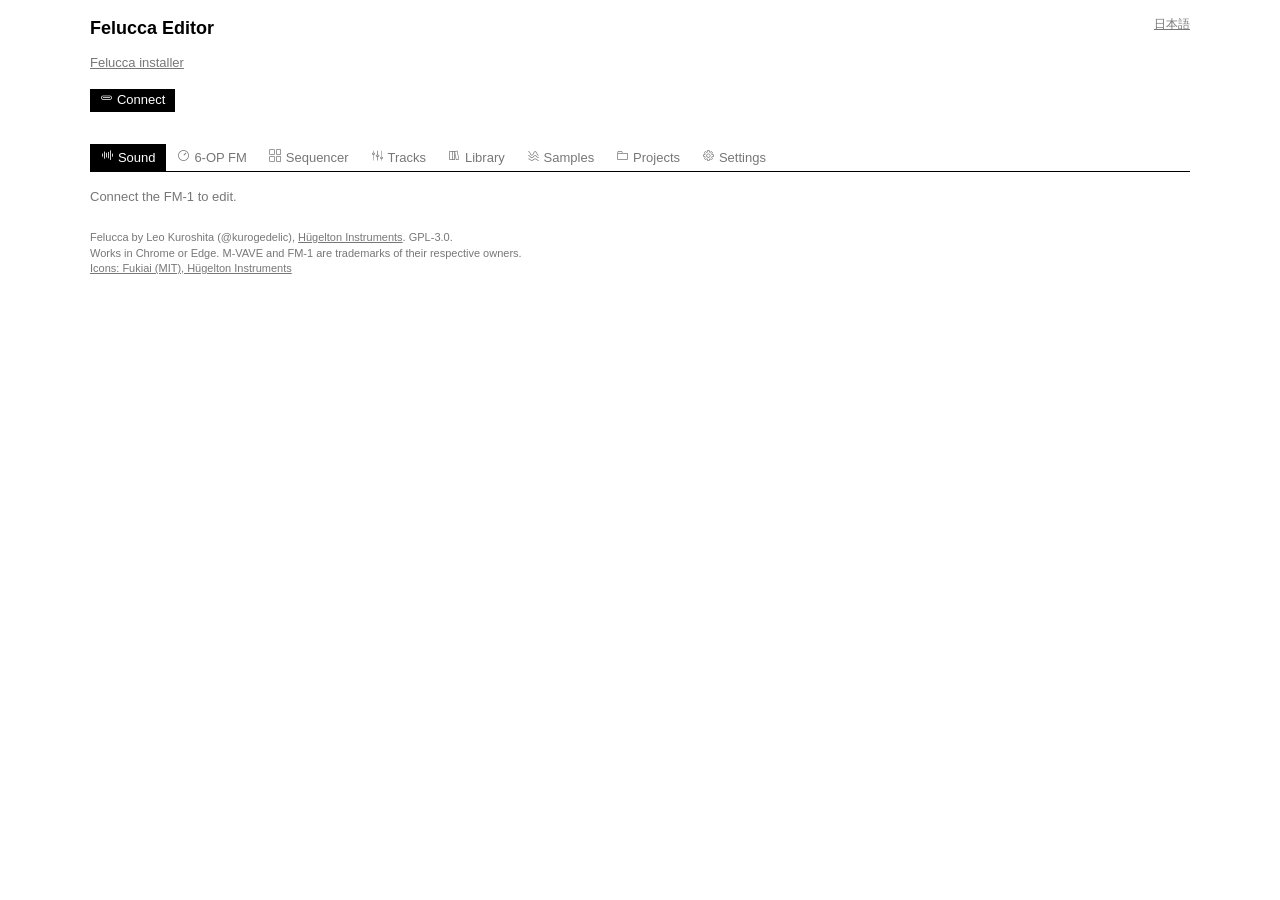
<file: firmware/firmware-src/web/editor.html>
<!doctype html>
<!-- SPDX-License-Identifier: GPL-3.0-only
     Copyright (C) 2026 Leo Kuroshita (@kurogedelic), Hügelton Instruments -->
<!-- Sample input recording and waveform trimming adapted from Andrea (@andreahaku), PR #29.
     Felucca web editor. One file, no libraries. Protocol: EDITOR_PROTOCOL.md.
     Add ?mock=1 to the URL to use a built-in simulated device. -->
<html lang="ja">
<head>
<meta charset="utf-8">
<meta name="viewport" content="width=device-width, initial-scale=1">
<title>Felucca Editor</title>
<style>
  /* Fukiai: Hügelton Instruments' icon font (MIT, FUKIAI-LICENSE.txt). Icons are text in .ic spans;
     they stay hidden until the face has loaded (html.fk), so a missing font never shows boxes. */
  @font-face { font-family: "Fukiai"; src: url("fukiai.ttf") format("truetype"); font-display: block; unicode-range: U+EA00-EB09; }
  :root { --bg: #fff; --fg: #000; --dim: #777; --line: #ccc; }
  @media (prefers-color-scheme: dark) {
    :root:not([data-theme="light"]) { --bg: #000; --fg: #fff; --dim: #888; --line: #444; }
  }
  :root[data-theme="dark"] { --bg: #000; --fg: #fff; --dim: #888; --line: #444; }
  html { color-scheme: light dark; }
  body { margin: 0; background: var(--bg); color: var(--fg);
         font: 13px/1.4 -apple-system, BlinkMacSystemFont, "Helvetica Neue", Arial, sans-serif;
         font-variant-numeric: tabular-nums; }
  main { max-width: 1100px; margin: 0 auto; padding: 16px; }
  h1 { font-size: 18px; font-weight: 600; margin: 0 0 8px; }
  h2 { font-size: 13px; font-weight: 600; margin: 0 0 4px; padding-bottom: 2px; border-bottom: 1px solid var(--fg); }
  h3 { font-size: 11px; font-weight: 400; color: var(--dim); margin: 4px 0 0; }
  a { color: inherit; }
  .lang { float: right; font-size: 12px; color: var(--dim); text-decoration: underline; background: none; padding: 0; }
  button { font: inherit; background: var(--fg); color: var(--bg); border: 0; padding: 2px 10px; cursor: pointer; }
  button:disabled { opacity: .3; cursor: default; }
  button.lang { color: var(--dim); background: none; }
  select, input[type=text], input[type=number], input[type=search] {
    font: inherit; color: var(--fg); background: var(--bg); border: 1px solid var(--line); padding: 1px 3px; border-radius: 0; }
  input[type=range] { width: 100%; margin: 0; accent-color: var(--fg); }
  input[type=checkbox] { accent-color: var(--fg); margin: 0; }
  .bar { display: flex; flex-wrap: wrap; gap: 6px 12px; align-items: center; margin: 0 0 8px; }
  .dim { color: var(--dim); }
  #status { min-height: 1.4em; }
  section { margin: 12px 0; }
  .groups { columns: 250px; column-gap: 20px; }
  .group { break-inside: avoid; margin: 0 0 12px; }
  .row { display: grid; grid-template-columns: 46px 1fr 70px; gap: 6px; align-items: center; min-height: 22px; }
  .row .v { text-align: right; white-space: nowrap; }
  .row select { width: 100%; }
  .browser { display: flex; flex-wrap: wrap; gap: 12px; align-items: flex-start; }
  .browser select[size] { min-width: 150px; }
  .slots { display: grid; grid-template-columns: auto auto auto auto; gap: 3px 8px; align-items: center; justify-content: start; }
  table { border-collapse: collapse; }
  th { font-weight: 400; color: var(--dim); text-align: left; padding: 0 6px 2px 0; }
  td { padding: 1px 6px 1px 0; }
  td.i { color: var(--dim); text-align: right; }
  #steps input[type=text] { width: 120px; }
  #steps input[type=number] { width: 48px; }
  #steps .bad { outline: 1px solid var(--fg); text-decoration: underline wavy; }
  .fm6ops { overflow-x: auto; }
  .fm6ops td, .fm6ops th { padding: 0 2px; }
  input.fm6n { width: 3.2em; }
  #steps tr.off td { color: var(--dim); }
  .stepcols { columns: 470px; column-gap: 24px; }
  .stepcols table { break-inside: avoid; }
  @media (max-width: 600px) {
    .stepcols { columns: auto; overflow-x: auto; }
    #steps input[type=text] { width: 84px; }
    #steps input[type=number] { width: 42px; }
    #steps th, #steps td { padding-right: 3px; }
  }
  .smp { margin: 0 0 14px; padding: 6px 0 0; border-top: 1px solid var(--line); }
  .smp.over { outline: 1px solid var(--fg); outline-offset: 2px; }
  .smp .head { display: flex; flex-wrap: wrap; gap: 4px 12px; align-items: center; }
  .smp .head b { font-weight: 600; min-width: 40px; }
  .smp canvas.trim { width: 100%; height: 56px; display: block; touch-action: none; cursor: ew-resize; }
  .smp progress.rec { width: 120px; }
  .smp progress { width: 160px; height: 6px; accent-color: var(--fg); }
  .smp table { margin: 4px 0; }
  .smp input.name { width: 80px; text-transform: uppercase; }
  .smp input.root { width: 48px; }
  .smp .bad { text-decoration: underline wavy; }
  footer { margin-top: 24px; font-size: 11px; color: var(--dim); }
  .row.pushed .v { font-weight: 600; }
  .row.modrow { grid-template-columns: 16px 1fr 1fr 1fr 52px; }
  /* librarian: local library and the device's user bank side by side, stacked on a phone */
  .libcols { display: grid; grid-template-columns: repeat(auto-fit, minmax(min(100%, 340px), 1fr)); gap: 8px 24px; margin-top: 6px; }
  .libcols > div { min-width: 0; }
  .libcols .bar input[type=search] { flex: 1 1 120px; min-width: 0; }
  .list { height: 260px; overflow: auto; border: 1px solid var(--line); resize: vertical; }
  .list table { width: 100%; table-layout: fixed; }
  .list th { position: sticky; top: 0; background: var(--bg); padding: 1px 6px; }
  .list td { padding: 1px 6px; white-space: nowrap; overflow: hidden; text-overflow: ellipsis; }
  .list tr[data-id], .list tr[data-slot] { cursor: pointer; }
  .list tr.sel td { background: var(--fg); color: var(--bg); }
  .list tr.empty td { color: var(--dim); }
  .list tr.over td { outline: 1px dashed var(--fg); outline-offset: -1px; }
  .list.over { outline: 1px solid var(--fg); }
  .list .none { padding: 6px; color: var(--dim); }
  .list col.n { width: 40px; } .list col.e { width: 72px; } .list col.d { width: 78px; }
  .ic { font-family: "Fukiai"; font-style: normal; font-weight: 400; font-synthesis: none; line-height: 1; margin-right: .3em; }
  html:not(.fk) .ic { display: none; }
  /* wave choices: a page-drawn picker so the options can carry an icon (Chrome 135+); native menus get words only */
  @supports (appearance: base-select) {
    select.wave, select.wave::picker(select) { appearance: base-select; }
    select.wave { padding: 1px 3px; min-block-size: 0; border: 1px solid var(--line); border-radius: 0; background: var(--bg); color: var(--fg); }
    select.wave > button { font: inherit; background: none; color: inherit; padding: 0; text-align: start; }
    select.wave::picker(select) { border: 1px solid var(--line); background: var(--bg); color: var(--fg); padding: 0; }
    select.wave option { padding: 1px 6px; min-block-size: 0; }
    select.wave option:checked { font-weight: 600; }
    select.wave option:hover, select.wave option:focus-visible { background: var(--fg); color: var(--bg); }
    select.wave option::checkmark { display: none; }
  }
  /* tabs: a wrapping row of plain buttons, the open one inverted; header stays at the top on wide screens */
  .top { position: sticky; top: 0; z-index: 5; background: var(--bg); padding: 4px 0 0; }
  @media (max-width: 600px) { .top { position: static; } }
  .tabs { display: flex; flex-wrap: wrap; gap: 0; border-bottom: 1px solid var(--fg); margin: 6px 0 0; }
  .tabs button { background: none; color: var(--dim); padding: 4px 10px; border: 1px solid transparent; border-bottom: 0; white-space: nowrap; }
  .tabs button:hover { color: var(--fg); }
  .tabs button[aria-selected="true"] { background: var(--fg); color: var(--bg); }
  .trackbar { display: flex; flex-wrap: wrap; gap: 4px 8px; align-items: center; padding: 6px 0; border-bottom: 1px solid var(--line); }
  .seg { display: inline-flex; flex-wrap: wrap; }
  .seg button, button.tog { background: var(--bg); color: var(--fg); border: 1px solid var(--fg); padding: 1px 10px; }
  .seg button + button { border-left: 0; }
  .seg button[aria-pressed="true"], button.tog[aria-pressed="true"] { background: var(--fg); color: var(--bg); }
  .panel { margin: 12px 0; }
  .hint { margin: 16px 0; color: var(--dim); }
  /* sequencer: a step grid over the selected track (16 per row, 8 on a phone) */
  .grid { display: grid; grid-template-columns: repeat(16, minmax(0, 1fr)); gap: 2px; margin: 6px 0 12px; }
  @media (max-width: 600px) { .grid { grid-template-columns: repeat(8, minmax(0, 1fr)); } }
  .grid button { background: var(--bg); color: var(--fg); border: 1px solid var(--line); padding: 2px; min-width: 0; height: 52px;
                 display: flex; flex-direction: column; justify-content: flex-start; gap: 1px; text-align: left; overflow: hidden; font-size: 10px; line-height: 1.15; }
  .grid button .n { color: var(--dim); }
  .grid button .x { overflow: hidden; overflow-wrap: anywhere; flex: 1; }
  .grid button.on { background: var(--fg); color: var(--bg); border-color: var(--fg); }
  .grid button.on .n { color: inherit; opacity: .6; }
  .grid button.acc .x { font-weight: 700; }
  .grid button.tie { border-style: dashed; border-color: var(--fg); }
  .grid button.beat { border-left-color: var(--fg); }
  #steps tr.hl td { outline: 1px solid var(--fg); }
  /* mixer: four channel strips as on the device's TRACKS page */
  .mixer { display: grid; grid-template-columns: repeat(4, minmax(0, 1fr)); gap: 8px; max-width: 640px; margin: 6px 0; }
  .strip { border: 1px solid var(--line); padding: 6px 4px; display: flex; flex-direction: column; align-items: center; gap: 6px; min-width: 0; }
  .strip.sel { border-color: var(--fg); box-shadow: inset 0 0 0 1px var(--fg); }
  .strip .num { font-size: 18px; font-weight: 600; line-height: 1; }
  .strip .snd { font-size: 11px; line-height: 1.3; width: 100%; text-align: center; overflow-wrap: anywhere; min-height: 2.6em; }
  .strip .rec { font-size: 11px; color: var(--dim); }
  .strip .rec.on { color: var(--fg); font-weight: 600; }
  .strip .rec:not(.on) .ic { visibility: hidden; }
  .strip input.fader { writing-mode: vertical-lr; direction: rtl; width: 28px; height: 150px; }
  .strip .v { font-size: 11px; white-space: nowrap; }
  .strip .pan { width: 100%; }
  .strip.muted .fader, .strip.muted .lv { opacity: .35; }
  .strip button { width: 100%; padding: 1px 2px; white-space: nowrap; overflow: hidden; text-overflow: ellipsis; }
  .strip button.selb:disabled { opacity: 1; background: none; color: var(--dim); }
  #sysinfo th { padding-right: 16px; }
  [hidden] { display: none !important; }
</style>
</head>
<body>
<main>
  <button class="lang" id="lang"></button>
  <h1>Felucca Editor</h1>
  <p class="dim"><a href="../installer/" style="color:inherit" data-t="installer"></a></p>
  <!-- always visible: connection, version, sync mode, the tabs and (Sound / Sequencer / Tracks) the track selector -->
  <header class="top">
    <div class="bar">
      <button id="connect" data-t="connect" data-ic="port_usb_c"></button>
      <span id="version" class="dim"></span>
      <span id="live" class="dim"></span>
      <span id="mock" class="dim" hidden data-t="mock"></span>
    </div>
    <div id="status"></div>
    <nav class="tabs" id="tabs" role="tablist">
      <button role="tab" data-tab="sound" data-t="sound" data-ic="symbol_audio"></button>
      <button role="tab" data-tab="fm6" data-t="tabFm6" data-ic="ui_knob"></button>
      <button role="tab" data-tab="sequencer" data-t="tabSeq" data-ic="symbol_grid"></button>
      <button role="tab" data-tab="tracks" data-t="tabTracks" data-ic="ui_slider_vertical"></button>
      <button role="tab" data-tab="library" data-t="library" data-ic="symbol_books"></button>
      <button role="tab" data-tab="samples" data-t="samples" data-ic="symbol_waves"></button>
      <button role="tab" data-tab="projects" data-t="projects" data-ic="symbol_folder"></button>
      <button role="tab" data-tab="settings" data-t="tabSettings" data-ic="symbol_cog"></button>
    </nav>
    <div class="trackbar" id="trackbar" hidden><span class="dim" data-t="track"></span><span class="seg" id="trackbtns" role="group"></span></div>
  </header>
  <p class="hint" id="hint" hidden></p>

  <section class="panel" id="p-sound" data-tab="sound" data-dev hidden>
    <div class="browser" id="browser">
      <label><span data-t="engine"></span><br><select id="engine"></select></label>
      <label><span data-t="presets"></span><br><select id="preset" size="8"></select></label>
      <div>
        <p class="bar"><button id="init" data-t="initSound"></button>
          <button id="factlib" data-t="factoryToLib" data-ic="symbol_folder"></button></p>
        <p class="bar"><button id="savefile" data-t="saveFile" data-ic="symbol_download"></button>
          <button id="loadfile" data-t="loadFile" data-ic="symbol_upload"></button>
          <input type="file" id="file" accept=".json,application/json" hidden></p>
      </div>
    </div>
    <p class="dim" id="ctlhelp" data-t="ctlHelp"></p>
    <div class="groups" id="groups"></div>
  </section>

  <section class="panel" id="p-fm6" data-tab="fm6" data-dev hidden>
    <p class="dim" data-t="fm6Help"></p>
    <div class="group">
      <h2 data-t="fm6Source" data-ic="symbol_folder"></h2>
      <p class="bar"><label><span data-t="track"></span> <select id="fm6trk"></select></label>
        <button id="fm6read" data-t="fm6ReadBtn"></button> <button id="fm6send" data-t="fm6SendBtn"></button>
        <label><input type="checkbox" id="fm6live"> <span data-t="fm6Live"></span></label></p>
      <p class="bar"><button id="fm6import" data-t="fm6Import" data-ic="symbol_upload"></button>
        <input type="file" id="fm6file" accept=".syx,.SYX,.bin,application/octet-stream" hidden>
        <button id="fm6export" data-t="fm6Export" data-ic="symbol_download"></button>
        <button id="fm6init" data-t="fm6Init"></button></p>
      <div id="fm6imported"></div>
      <p class="bar"><label><span data-t="fm6Factories"></span> <select id="fm6slot"></select></label>
        <button id="fm6load" data-t="load"></button></p>
      <p class="dim" id="fm6keep" data-t="fm6Keep"></p>
    </div>
    <div class="group">
      <h2 data-t="fm6Voice" data-ic="ui_knob"></h2>
      <div id="fm6voice"></div>
    </div>
    <div class="group">
      <h2 data-t="fm6Ops" data-ic="function_env_adsr_exp"></h2>
      <div id="fm6ops"></div>
    </div>
  </section>

  <section class="panel" id="p-sequencer" data-tab="sequencer" data-dev hidden>
    <div class="groups" id="seqgroups"></div>
    <div id="steps">
      <h2 data-t="steps" data-ic="note_eight"></h2>
      <p class="bar"><button id="reloadsteps" data-t="reload" data-ic="control_arrow_loop"></button>
        <button id="clearseq" data-t="clearSeq" data-ic="symbol_trash"></button>
        <span class="dim" id="noteshelp"></span></p>
      <div class="grid" id="stepgrid"></div>
      <div class="stepcols" id="steptables"></div>
    </div>
    <div id="motion-panel" hidden style="margin-top:16px">
      <h2 data-t="motion"></h2>
      <p class="bar"><label><input id="motion-on" type="checkbox"> <span data-t="motionOn"></span></label>
        <button id="motion-clear" data-t="motionClear"></button><span id="motion-count" class="dim"></span></p>
      <table id="motion-rows"></table>
    </div>
  </section>

  <section class="panel" id="p-tracks" data-tab="tracks" data-dev hidden>
    <h2 data-t="mixer" data-ic="ui_slider_vertical"></h2>
    <div class="mixer" id="mixer"></div>
    <p class="dim" data-t="mixHelp"></p>
  </section>

  <!-- works without a device too (the device bank shows while connected) -->
  <section class="panel" id="p-library" data-tab="library" hidden>
    <div class="group" id="device-presets" hidden>
      <h2 data-t="devicePresets"></h2>
      <p class="dim" data-t="deviceFavHelp"></p>
      <label><span data-t="deviceList"></span> <select id="device-filter"></select></label>
      <div class="list" id="device-preset-list" style="margin-top:8px"></div>
    </div>
    <div class="libcols" id="libsec">
      <div id="libpane">
        <h2 data-t="library" data-ic="symbol_books"></h2>
        <div class="bar">
          <input type="search" id="libq" spellcheck="false">
          <select id="libeng"></select>
          <select id="libtag"></select>
          <select id="libsort"></select>
        </div>
        <div class="list" id="liblist"></div>
        <p class="bar" style="margin-top:6px">
          <button id="libaud" data-t="audition" data-ic="symbol_audio"></button>
          <button id="libput" data-t="toSlot" data-ic="symbol_upload"></button>
          <button id="libren" data-t="rename"></button>
          <button id="libtags" data-t="tags"></button>
          <button id="libdup" data-t="duplicate"></button>
          <button id="libdel" data-t="delete" data-ic="symbol_trash"></button>
          <button id="libexp1" data-t="exportPatch" data-ic="symbol_download"></button>
        </p>
        <p class="bar">
          <button id="libsave" data-t="saveToLib" data-ic="port_disk"></button>
          <button id="libimport" data-t="import" data-ic="symbol_upload"></button>
          <button id="libexport" data-t="exportLib" data-ic="symbol_download"></button>
          <input type="file" id="libfile" accept=".json,application/json" multiple hidden>
          <span class="dim" id="libcount"></span>
        </p>
      </div>
      <div>
        <h2 data-t="bank" data-ic="port_disk"></h2>
        <p class="dim" id="bankhint"></p>
        <div id="bankpane" hidden>
          <div class="bar"><b id="bankhead"></b></div>
          <div class="list" id="banklist"></div>
          <p class="bar" style="margin-top:6px">
            <button id="bkload" data-t="bankLoad" data-ic="symbol_folder_open"></button>
            <button id="bkstore" data-t="bankStore" data-ic="port_disk"></button>
            <button id="bkget" data-t="bankGet" data-ic="symbol_download"></button>
            <button id="bkerase" data-t="erase" data-ic="symbol_trash"></button>
          </p>
          <p class="bar">
            <button id="bkrefresh" data-t="reload" data-ic="control_arrow_loop"></button>
            <button id="bkexport" data-t="exportBank" data-ic="symbol_download"></button>
            <span class="dim" data-t="dndHelp"></span>
          </p>
        </div>
      </div>
    </div>
  </section>

  <section class="panel" id="p-samples" data-tab="samples" data-dev hidden>
    <h2 data-t="samples" data-ic="symbol_waves"></h2>
    <p class="dim" data-t="smpHelp"></p>
    <div id="smpslots"></div>
  </section>

  <section class="panel" id="p-projects" data-tab="projects" data-dev hidden>
    <h2 data-t="projects" data-ic="symbol_folder"></h2>
    <p class="dim" data-t="projHelp"></p>
    <div class="slots" id="slots"></div>
    <div id="backup-panel" style="margin-top:16px">
      <h2 data-t="backupTitle"></h2>
      <p class="bar"><button id="backup-export" data-t="backupExport"></button>
        <button id="backup-import" data-t="backupImport"></button><input id="backup-file" type="file" accept=".json,application/json" hidden></p>
      <p class="dim" id="backup-help"></p>
    </div>
    <div class="group" id="songchain" hidden style="margin-top:16px">
      <h2 data-t="songTitle"></h2>
      <p class="dim" data-t="songHelp"></p>
      <p class="bar"><button id="songplay"></button><button id="songadd" data-t="songAdd"></button>
        <button id="songremove" data-t="songRemove"></button><span id="songstatus" aria-live="polite"></span></p>
      <div id="songrows"></div>
    </div>
  </section>

  <section class="panel" id="p-settings" data-tab="settings" data-dev hidden>
    <div class="groups" id="setgroups"></div>
    <div class="group" id="device-display" hidden style="margin-top:12px">
      <h2 data-t="deviceDisplay"></h2>
      <p class="dim" data-t="deviceDisplayHelp"></p>
      <div id="device-display-controls"></div>
    </div>
    <div class="group" style="margin-top:12px">
      <h2 data-t="system" data-ic="symbol_cog"></h2>
      <table id="sysinfo"></table>
    </div>
  </section>

  <footer>Felucca by Leo Kuroshita (@kurogedelic), <a href="https://hugelton.com" target="_blank" rel="noopener">Hügelton Instruments</a>. GPL-3.0.<br>
    <span data-t="foot"></span> M-VAVE and FM-1 are trademarks of their respective owners.<br>
    <a href="FUKIAI-LICENSE.txt" data-t="iconsCredit"></a></footer>
</main>
<script>
"use strict";
/*PROTO-BEGIN*/
/* ---------------------------------------------------------------- protocol --- */
const HDR = [0x7D, 0x46, 0x4C];
const CMD = { INFO: 1, GET: 2, SET: 3, DUMP: 4, DESC: 5, STEP_GET: 6, STEP_SET: 7, PRESET: 8, PROJECT: 9, NAMES: 10,
  SMP_BEGIN: 11, SMP_WRITE: 12, SMP_END: 13, SMP_ERASE: 14, SMP_INFO: 15,
  UP_LIST: 16, UP_GET: 17, UP_PUT: 18, UP_STORE: 19, UP_LOAD: 20, UP_ERASE: 21,
  WATCH: 22, CHANGED: 23, RELOAD: 24, PING: 25, STEP_CHANGED: 26,
  TRACK: 27, TRACK_MIX: 28, TRACK_DUMP: 29, TRACK_STEP: 30,
  TRACK_PARAM: 31, TRACK_CHANGED: 32, SONG: 33,
  UI_STATE: 34, UI_SET: 35, UI_PALETTES: 36, FAV_GET: 37, FAV_SET: 38,
  MOTION: 64, BACKUP_LIST: 65, BACKUP_GET: 66, BACKUP_PUT: 67,
  FM6_GET: 68, FM6_PUT: 69, FM6_LIST: 70, FM6_ERASE: 71 };
/* frames the device sends on its own (while WATCH is on); never replies */
const PUSH = new Set([CMD.CHANGED, CMD.RELOAD, CMD.STEP_CHANGED, CMD.TRACK_CHANGED]);
/* user preset bank: name 1..12 printable ASCII, a 16-step pattern of (note, flags 1 acc 2 slide 4 tie) */
const UP = { NAME_MAX: 12, PAT: 16, LIST_MAX: 16 };
const F = { INT: 0, PCT: 1, BIPCT: 2, TIME: 3, LFOHZ: 4, CUTOFF: 5, DB: 6, SEMI: 7, ENUM: 8, BPM: 9, NOTE: 10, ONOFF: 11, OCT: 12, STEPS: 13 };

const v14enc = (v) => { const u = Math.max(-8192, Math.min(8191, Math.round(v))) + 8192; return [u & 0x7F, (u >> 7) & 0x7F]; };
const v14dec = (lo, hi) => (lo | (hi << 7)) - 8192;
function strEnc(s) { const a = []; for (const c of String(s)) a.push(c.charCodeAt(0) & 0x7F); a.push(0); return a; }

/* only ever builds F0 7D 46 4C ... F7 */
function frame(cmd, args = []) {
  for (const b of args) if (!(Number.isInteger(b) && b >= 0 && b <= 0x7F)) throw new Error("bad data byte " + b);
  return [0xF0, ...HDR, cmd & 0x7F, ...args, 0xF7];
}
/* -> {cmd, a} or null when it is not an editor frame */
function unframe(d) {
  if (!d || d.length < 6 || d[0] !== 0xF0 || d[d.length - 1] !== 0xF7) return null;
  if (d[1] !== HDR[0] || d[2] !== HDR[1] || d[3] !== HDR[2]) return null;
  return { cmd: d[4], a: Array.from(d.slice(5, d.length - 1)) };
}

/* the DRUM grid (firmware v5): a step's lane hits and their accents, bit l = lane l. Each lane plays its GM note
   (eng_drum.c DRUM_LANE_NOTE) on any engine; LANE_OF: the lane a GM note 35..81 strikes (drum_lane; others fold
   to their octave of 36..47) */
const LANES = ["KICK", "SNARE", "CLAP", "HATCL", "HATOP", "TOM", "RIM", "BELL"];
const LANE_NOTE = [36, 38, 39, 42, 46, 45, 37, 56];
const LANE_OF = "00612153535455757773777675555555773366336665577";
const LANE_ALIAS = { CONGA: 5, CLAVE: 6, CYM: 7, BD: 0, SD: 1, CP: 2, CH: 3, OH: 4 };
const drumLane = (n) => +LANE_OF[(n >= 35 && n <= 81 ? n : 36 + ((n + 120 - 36) % 12)) - 35];
/* the lanes a step strikes (its hits, its notes on their lanes) and which are accented (step_lanes / step_accents) */
const stepLanes = (s) => (s.time !== 0 ? 0 : s.notes.slice(0, s.n).reduce((m, n) => m | (1 << drumLane(n)), s.hit | 0));
const stepAccents = (s) => (s.flags & 1 ? stepLanes(s) : (s.acc | 0) & stepLanes(s));
/* hits as text, an accent marked ">" ("KICK >SNARE HATCL"), and back: null when a word is not a lane */
const hitsText = (hit, acc) => LANES.map((nm, l) => (hit >> l & 1 ? (acc >> l & 1 ? ">" : "") + nm : "")).filter(Boolean).join(" ");
function parseHits(text) {
  let hit = 0, acc = 0;
  for (const w of String(text).toUpperCase().split(/[\s,]+/).filter(Boolean)) {
    const a = w.startsWith(">"), nm = a ? w.slice(1) : w, l = LANES.includes(nm) ? LANES.indexOf(nm) : LANE_ALIAS[nm];
    if (l == null) return null;
    hit |= 1 << l;
    if (a) acc |= 1 << l;
  }
  return { hit, acc };
}
/* the 3 bytes after a step (v5): hit & 127, acc & 127, bit 7 of each; an older firmware's step has none (0) */
const hitsEnc = (hit, acc) => [hit & 0x7F, acc & 0x7F, (hit >> 7 & 1) | (acc >> 7 & 1) << 1];
function readHits(r, o) {
  o.hit = 0; o.acc = 0;
  if (r.i + 3 <= r.a.length) { const h = r.b(), c = r.b(), x = r.b(); o.hit = h | (x & 1) << 7; o.acc = (c | (x & 2) << 6) & o.hit; }
  o.chance = r.i < r.a.length ? r.b() : 100;
  if (o.chance > 100) throw new Error("Invalid step chance");
  o.ratchet = r.i < r.a.length ? r.b() : 1;       /* RATCH (INFO 52 01): the step's hits 1..4; older firmware: 1 */
  if (o.ratchet < 1 || o.ratchet > 4) throw new Error("Invalid step ratchet");
  return o;
}

class Reader {
  constructor(a) { this.a = a; this.i = 0; }
  b() { if (this.i >= this.a.length) throw new Error("short reply"); return this.a[this.i++]; }
  v() { const lo = this.b(); return v14dec(lo, this.b()); }
  s() { let s = ""; for (;;) { const c = this.b(); if (!c) return s; s += String.fromCharCode(c); } }
}

const parse = {
  [CMD.INFO](a) {
    const r = new Reader(a);
    const o = { version: r.s(), nengines: r.b(), pcount: r.b(), gcount: r.b(), nstep: r.b(), pe0: r.b(), engines: [] };
    for (let i = 0; i < o.nengines; i++) o.engines.push(r.s());
    o.chainRows = 0;
    o.ntrk = r.i < a.length ? r.b() : 0;             /* v3: tracks (0 = older firmware, one instrument) */
    o.uiCaps = 0;
    const trailer = a.slice(r.i);
    if (trailer[0] === 16) o.chainRows = 16;       /* existing v6 SONG capability */
    if (trailer.length >= 4 && trailer[0] === 16 && trailer[1] === 0x55 && trailer[2] === 1)
      o.uiCaps = trailer[3] & 15;                 /* tagged preferences; never interpret old PR bytes as SONG */
    o.motionMax = 0; o.chance = false; o.backupCaps = 0;
    if (o.uiCaps && trailer[4] === 0x4d && trailer[5] === 1 && trailer[6] === 64) {
      o.motionMax = 64; o.chance = trailer[7] === 1;
      if (trailer[8] === 0x42 && trailer[9] === 1) o.backupCaps = trailer[10] & 3;
    }
    o.fm6 = null;                                 /* FM6 patches (cmds 68..71): the factory and bank slot counts */
    o.syncCaps = 0;                               /* live sync: bit 0 WATCH while on keeps pending pushes, bit 1 no RELOAD */
    o.ratchet = 0;                                /* a step's ratchet (STEP_SET's byte after the chance), 0 = none */
    for (const p of [8, 11]) if (o.motionMax && trailer[p] === 0x46 && trailer[p + 1] === 1) {   /* for the editor's */
      o.fm6 = { factory: trailer[p + 2], bank: trailer[p + 3], caps: 0 };                         /* PRESET / G_ENGSEL */
      if (trailer[p + 4] === 0x53 && trailer[p + 5] === 1) o.syncCaps = trailer[p + 6] & 3;
      /* FM6 v2 (1.0.3): bit 0 no bank (SLOT F1..F8, 8 = OWN), bit 1 the user presets carry their patch (target 3) */
      if (trailer[p + 7] === 0x50 && trailer[p + 8] === 1) o.fm6.caps = trailer[p + 9] & 3;
      let r = trailer[p + 7] === 0x50 ? p + 10 : p + 7;                                   /* RATCH after FM6 v2 */
      if (trailer[r] === 0x4E && trailer[r + 1] === 1) r += 3;                            /* and the MENU settings (1.0.4) */
      if (o.syncCaps && trailer[r] === 0x52 && trailer[r + 1] === 1) o.ratchet = trailer[r + 2];   /* RATCH: max hits */
    }
    return o;
  },
  [CMD.UI_STATE](a) {
    const r = new Reader(a), o = { caps: r.b(), palette: r.b(), font: r.b(), monitor: r.b(), filter: r.b() };
    const u28 = () => r.b() | r.b() << 7 | r.b() << 14 | r.b() << 21;
    o.favoriteSig = u28(); o.bankSig = u28(); return o;
  },
  [CMD.UI_SET](a) { const r = new Reader(a); return { rc: r.b(), id: r.b(), value: r.b(), ...parse[CMD.UI_STATE](a.slice(3)) }; },
  [CMD.UI_PALETTES](a) { const r = new Reader(a), n = r.b(); return Array.from({ length: n }, () => r.s()); },
  [CMD.FAV_GET](a) {
    const r = new Reader(a), rc = r.b(); if (rc) return { rc };
    const o = { rc, engine: r.b(), start: r.v(), count: r.b() };
    o.values = Array.from({ length: o.count }, () => !!r.b()); return o;
  },
  [CMD.FAV_SET](a) {
    const r = new Reader(a), rc = r.b();
    return rc === 0 || rc === 3 || rc === 4 ? { rc, engine: r.b(), preset: r.v(), on: !!r.b() } : { rc };
  },
  [CMD.GET](a) { const r = new Reader(a); return { scope: r.b(), id: r.b(), value: r.v() }; },
  [CMD.SET](a) { return parse[CMD.GET](a); },
  /* needs the counts from INFO */
  [CMD.DUMP](a, info) {
    const r = new Reader(a);
    const o = { engine: r.b(), preset: r.b(), p: [], g: [] };
    for (let i = 0; i < info.pcount; i++) o.p.push(r.v());
    for (let i = 0; i < info.gcount; i++) o.g.push(r.v());
    return o;
  },
  [CMD.DESC](a) {
    const r = new Reader(a);
    const o = { scope: r.b(), id: r.b(), fmt: r.b(), min: r.v(), max: r.v(), def: r.v(), label: r.s(), unit: r.s(), names: [] };
    if (o.fmt === F.ENUM) for (let i = 0; i <= o.max - o.min && i < 24; i++) o.names.push(r.s());
    return o;
  },
  [CMD.STEP_GET](a) {
    const r = new Reader(a);
    const o = { index: r.b(), n: r.b(), notes: [r.b(), r.b(), r.b(), r.b()], time: r.b(), flags: r.b(), vel: r.b() };
    return readHits(r, o);
  },
  [CMD.STEP_SET](a) { return parse[CMD.STEP_GET](a); },
  [CMD.PRESET](a) { const r = new Reader(a); return { engine: r.b(), preset: r.b() }; },
  [CMD.PROJECT](a) { const r = new Reader(a); return { op: r.b(), slot: r.b(), used: r.b() }; },
  [CMD.SONG](a) {
    const r = new Reader(a);
    const o = { op: r.b(), rc: r.b(), count: r.b(), playing: r.b(), row: r.b(), remaining: r.b(), rows: [] };
    for (let i = 0; i < o.count; i++) o.rows.push({ slot: r.b(), repeat: r.b() });
    return o;
  },
  [CMD.MOTION](a) {
    const r = new Reader(a), o = { track: r.b(), rc: r.b(), on: !!r.b(), count: r.b(), max: r.b(), events: [] };
    if (o.count > o.max || o.max !== 64 || a.length !== 5 + o.count * 4) throw new Error("Invalid motion reply");
    for (let i = 0; i < o.count; i++) o.events.push({ step: r.b(), param: r.b(), value: r.v() });
    return o;
  },
  [CMD.NAMES](a) {
    const r = new Reader(a);
    const o = { engine: r.b(), names: [] };
    const n = r.b();
    for (let i = 0; i < n; i++) o.names.push(r.s());
    o.titles = [];
    try { o.titles.push(r.s(), r.s()); } catch (e) { o.titles = []; }   /* older firmware: no page titles */
    return o;
  },
  [CMD.SMP_BEGIN](a) { const r = new Reader(a); return { slot: r.b(), rc: r.b() }; },
  [CMD.SMP_WRITE](a) { const r = new Reader(a); return { slot: r.b(), offset: r.b() | (r.b() << 7) | (r.b() << 14), rc: r.b() }; },
  [CMD.SMP_END](a) { return parse[CMD.SMP_BEGIN](a); },
  [CMD.SMP_ERASE](a) { return parse[CMD.SMP_BEGIN](a); },
  [CMD.SMP_INFO](a) {
    const r = new Reader(a);
    const o = { nslots: r.b(), slotKiB: r.b(), slots: [] };
    for (let i = 0; i < o.nslots; i++) o.slots.push({ zones: r.b(), name: r.s(), kib: r.b() });
    return o;
  },
  [CMD.UP_LIST](a) {
    const r = new Reader(a);
    const o = { start: r.b(), count: r.b(), total: r.b(), slots: [] };
    for (let i = 0; i < o.count; i++) o.slots.push({ slot: o.start + i, used: r.b(), engine: r.b(), name: r.s() });
    return o;
  },
  /* needs P_COUNT from INFO */
  [CMD.UP_GET](a, info) {
    const r = new Reader(a);
    const o = { slot: r.b(), used: r.b(), engine: r.b(), name: r.s(), p: [], pattern: [] };
    for (let i = 0; i < info.pcount; i++) o.p.push(r.v());
    for (let i = 0; i < UP.PAT; i++) o.pattern.push([r.b(), r.b()]);
    o.grid = null;                                   /* v5: kind 1 = a drum grid (the pairs its low 7 bits), 16 x hi */
    if (r.i < a.length && r.b() === 1 && r.i + UP.PAT <= a.length) {
      o.grid = o.pattern.map(([h, c]) => { const x = r.b(), hit = h | (x & 1) << 7; return [hit, (c | (x & 2) << 6) & hit]; });
      o.pattern = null;
    }
    return o;
  },
  [CMD.UP_PUT](a) { return parse[CMD.SMP_BEGIN](a); },
  [CMD.UP_STORE](a) { return parse[CMD.SMP_BEGIN](a); },
  [CMD.UP_LOAD](a) { return parse[CMD.SMP_BEGIN](a); },
  [CMD.UP_ERASE](a) { return parse[CMD.SMP_BEGIN](a); },
  [CMD.WATCH](a) { return { on: new Reader(a).b() }; },
  [CMD.CHANGED](a) { return parse[CMD.GET](a); },
  [CMD.RELOAD](a) { const r = new Reader(a); return { engine: r.b(), preset: r.b(), track: r.i < a.length ? r.b() : 0 }; },
  [CMD.PING](a) { return {}; },
  [CMD.STEP_CHANGED](a) { const r = new Reader(a); return { index: r.b(), track: r.i < a.length ? r.b() : 0 }; },
  /* v3: tracks (1.0: four synth parts; earlier firmware: track 4 the drum part, engine byte NENGINES) */
  [CMD.TRACK](a) {
    const r = new Reader(a);
    const o = { sel: r.b(), ntrk: r.b(), tracks: [] };
    for (let i = 0; i < o.ntrk; i++) o.tracks.push({ engine: r.b(), preset: r.b(), level: r.v(), mute: r.b(), armed: r.b() });
    return o;
  },
  [CMD.TRACK_MIX](a) { const r = new Reader(a); return { track: r.b(), level: r.v(), mute: r.b() }; },
  [CMD.TRACK_DUMP](a, info) {
    const r = new Reader(a);
    const o = { track: r.b(), engine: r.b(), preset: r.b(), p: [] };
    for (let i = 0; i < info.pcount; i++) o.p.push(r.v());
    return o;
  },
  [CMD.TRACK_STEP](a) {
    const r = new Reader(a);
    return readHits(r, { track: r.b(), index: r.b(), n: r.b(), notes: [r.b(), r.b(), r.b(), r.b()], time: r.b(), flags: r.b(), vel: r.b() });
  },
  /* v4: a parameter of any track (the selection stays), and its push for a track that is not selected */
  [CMD.TRACK_PARAM](a) { const r = new Reader(a); return { track: r.b(), id: r.b(), value: r.v() }; },
  [CMD.TRACK_CHANGED](a) { return parse[CMD.TRACK_PARAM](a); },
  /* FM6 patches: target 0 a track, 1 the bank (retired in 1.0.3: rc 3), 2 a factory patch, 3 a user preset's patch
     (INFO fm6.caps bit 1); packed: the 128-byte record */
  [CMD.FM6_GET](a) { return { target: a[0], index: a[1], rc: a[2], packed: a[2] ? null : a.slice(3, 3 + 128) }; },
  [CMD.FM6_PUT](a) { return { target: a[0], index: a[1], rc: a[2] }; },
  [CMD.FM6_LIST](a) {
    const r = new Reader(a), o = { factory: r.b(), bank: r.b(), slots: [] };
    for (let i = 0; i < o.factory + o.bank; i++) { const used = r.b(); o.slots.push({ used: !!used, name: r.s() }); }
    return o;
  },
  [CMD.FM6_ERASE](a) { return { index: a[0], rc: a[1] }; },
};

/* a name the device accepts: printable ASCII, 1..12 characters */
function upName(s) { return String(s ?? "").replace(/[^\x20-\x7E]/g, "").trim().slice(0, UP.NAME_MAX) || "PATCH"; }

const req = {
  uiState: () => [CMD.UI_STATE, []],
  uiSet: (id, value) => [CMD.UI_SET, [id, value]],
  uiPalettes: () => [CMD.UI_PALETTES, []],
  favGet: (engine, start, count) => [CMD.FAV_GET, [engine, ...v14enc(start), count]],
  favSet: (engine, preset, on) => [CMD.FAV_SET, [engine, ...v14enc(preset), on ? 1 : 0]],
  info: () => [CMD.INFO, []],
  get: (scope, id) => [CMD.GET, [scope, id]],
  set: (scope, id, v) => [CMD.SET, [scope, id, ...v14enc(v)]],
  dump: () => [CMD.DUMP, []],
  desc: (scope, id) => [CMD.DESC, [scope, id]],
  stepGet: (i) => [CMD.STEP_GET, [i]],
  stepSet: (i, st) => {
    const n = Math.max(0, Math.min(4, st.n | 0));
    const notes = [0, 1, 2, 3].map((k) => (st.notes[k] | 0) & 0x7F);
    return [CMD.STEP_SET, [i, n, ...notes, Math.max(0, Math.min(2, st.time | 0)), st.flags & 3, (st.vel | 0) & 0x7F,
      ...(st.hit == null && st.chance == null ? [] : hitsEnc(st.hit | 0, st.acc | 0)),
      ...(st.chance == null ? [] : [Math.max(0, Math.min(100, st.chance | 0))]),
      ...(st.chance == null || st.ratchet == null ? [] : [Math.max(1, Math.min(4, st.ratchet | 0))])]];   /* (only after the chance) */
  },
  preset: (e, p) => [CMD.PRESET, [e & 0x7F, p & 0x7F]],
  project: (op, slot) => { if (![0, 1, 2].includes(op)) throw new Error("bad PROJECT op"); return [CMD.PROJECT, [op, slot & 3]]; },   /* 0 load, 1 save, 2 query */
  song: (op = 0, rows = []) => {
    if (![0, 1, 2, 3].includes(op) || rows.length > 16 || rows.some((r) => !Number.isInteger(r.slot) || r.slot < 0 || r.slot > 3 || !Number.isInteger(r.repeat) || r.repeat < 1 || r.repeat > 16)) throw new Error("bad SONG rows");
    return [CMD.SONG, op === 1 ? [op, rows.length, ...rows.flatMap((r) => [r.slot, r.repeat])] : [op]];
  },
  motion: (track, op = 0, arg = {}) => {
    if (!Number.isInteger(track) || track < 0 || track > 3 || ![0, 1, 2, 3, 4].includes(op)) throw new Error("Invalid motion request");
    return [CMD.MOTION, [track, ...(op === 0 ? [] : op === 1 ? [op, arg.on ? 1 : 0] : op === 2 ? [op] :
      [op, arg.step & 63, arg.param & 127, ...(op === 3 ? v14enc(arg.value) : [])])]];
  },
  names: (e) => [CMD.NAMES, [e & 0x7F]],
  smpBegin: (s) => [CMD.SMP_BEGIN, [s & 0x7F]],
  smpWrite: (s, off, bytes) => [CMD.SMP_WRITE, [s & 0x7F, off & 0x7F, (off >> 7) & 0x7F, (off >> 14) & 0x7F, ...pack7(bytes)]],
  smpEnd: (s, hdr) => [CMD.SMP_END, [s & 0x7F, ...pack7(hdr)]],
  smpErase: (s) => [CMD.SMP_ERASE, [s & 0x7F]],
  smpInfo: () => [CMD.SMP_INFO, []],
  upList: (start, count) => [CMD.UP_LIST, [start & 0x7F, Math.max(1, Math.min(UP.LIST_MAX, count | 0))]],
  upGet: (s) => [CMD.UP_GET, [s & 0x7F]],
  /* patch: {engine, name, p: P_COUNT values, pattern: 16 x [note, flags] or grid: 16 x [hit, acc] (v5: kind 1)} */
  upPut: (s, pt) => [CMD.UP_PUT, [s & 0x7F, pt.engine & 0x7F, ...strEnc(upName(pt.name)), ...pt.p.flatMap((v) => v14enc(v ?? 0)),
    ...(pt.grid
      ? [...Array.from({ length: UP.PAT }, (_, i) => hitsEnc(...(pt.grid[i] || [0, 0])).slice(0, 2)).flat(), 1,
         ...Array.from({ length: UP.PAT }, (_, i) => hitsEnc(...(pt.grid[i] || [0, 0]))[2])]
      : Array.from({ length: UP.PAT }, (_, i) => { const x = (pt.pattern || [])[i] || [0, 0]; return [x[0] & 0x7F, x[1] & 7]; }).flat())]],
  upStore: (s, name) => [CMD.UP_STORE, [s & 0x7F, ...strEnc(name ? upName(name) : "")]],   /* "": the device names it ("ANALOG 07") */
  upLoad: (s) => [CMD.UP_LOAD, [s & 0x7F]],
  upErase: (s) => [CMD.UP_ERASE, [s & 0x7F]],
  /* on: 1 = pushes; 3 = also TRACK_CHANGED (v4 firmware answers 3, older firmware 1) */
  watch: (on) => [CMD.WATCH, [on === 3 ? 3 : on ? 1 : 0]],
  ping: () => [CMD.PING, []],
  /* v3: tracks 0..3 */
  track: (sel) => [CMD.TRACK, sel == null ? [] : [sel & 0x7F]],
  trackMix: (tr, level, mute) => [CMD.TRACK_MIX, level == null ? [tr & 0x7F] : [tr & 0x7F, ...v14enc(level), mute ? 1 : 0]],
  trackDump: (tr) => [CMD.TRACK_DUMP, [tr & 0x7F]],
  trackStep: (tr, i, st) => [CMD.TRACK_STEP, st ? [tr & 0x7F, ...req.stepSet(i, st)[1]] : [tr & 0x7F, i & 0x7F]],
  /* v4: get (v == null) or set parameter id (P_*) of track tr, clamped as SET */
  trackParam: (tr, id, v) => [CMD.TRACK_PARAM, v == null ? [tr & 0x7F, id & 0x7F] : [tr & 0x7F, id & 0x7F, ...v14enc(v)]],
  /* FM6 patches (firmware with info.fm6) */
  fm6Get: (target, i) => [CMD.FM6_GET, [target & 0x7F, i & 0x7F]],
  fm6Put: (target, i, packed) => [CMD.FM6_PUT, [target & 0x7F, i & 0x7F, ...packed.map((x) => x & 0x7F)]],
  fm6List: () => [CMD.FM6_LIST, []],
  fm6Erase: (i) => [CMD.FM6_ERASE, [i & 0x7F]],
};

/* which reply belongs to which request (the device echoes these) */
function replyMatches(cmd, args, a) {
  switch (cmd) {
    case CMD.MOTION: return a[0] === args[0];
    case CMD.BACKUP_GET: return a[0] === args[0] && a.slice(2, 7).every((v, i) => v === args[i + 1]);
    case CMD.BACKUP_PUT: return a[0] === args[0] && a[1] === args[1];
    case CMD.UI_SET: return a[1] === args[0] && a[2] === args[1];
    case CMD.FAV_GET: case CMD.FAV_SET:
      return ![0, 3, 4].includes(a[0]) || (a[1] === args[0] && a[2] === args[1] && a[3] === args[2] && a[4] === args[3]);
    case CMD.GET: case CMD.SET: case CMD.DESC: return a[0] === args[0] && a[1] === args[1];
    case CMD.STEP_GET: case CMD.STEP_SET: case CMD.NAMES:
    case CMD.SMP_BEGIN: case CMD.SMP_END: case CMD.SMP_ERASE: return a[0] === args[0];
    case CMD.SMP_WRITE: return a[0] === args[0] && a[1] === args[1] && a[2] === args[2] && a[3] === args[3];
    case CMD.SONG: return a[0] === args[0];
    case CMD.FM6_GET: case CMD.FM6_PUT: return a[0] === args[0] && a[1] === args[1];
    case CMD.FM6_ERASE: return a[0] === args[0];
    case CMD.PROJECT: return a[0] === args[0] && a[1] === args[1];
    case CMD.UP_LIST: case CMD.UP_GET: case CMD.UP_PUT: case CMD.UP_STORE: case CMD.UP_LOAD: case CMD.UP_ERASE:
    case CMD.TRACK_MIX: case CMD.TRACK_DUMP: return a[0] === args[0];
    case CMD.WATCH: return (a[0] & 1) === (args[0] & 1);   /* bit 1: v4 firmware only */
    case CMD.TRACK_STEP: case CMD.TRACK_PARAM: return a[0] === args[0] && a[1] === args[1];
    default: return true;
  }
}

/* strict request/response: one frame in flight, the rest queued. Push frames (CHANGED, RELOAD,
   STEP_CHANGED) can come at any time, also between a request and its reply: they go to onPush. */
class Link {
  constructor(send, opts = {}) {
    this.sendRaw = send;
    this.q = [];
    this.cur = null;
    this.closed = false;
    this.lastSent = 0;                              /* Date.now() of the last frame sent (WATCH keep-alive) */
    this.timeout = opts.timeout || 300;
    this.onUnknown = opts.onUnknown || (() => {});
    this.onTimeout = opts.onTimeout || (() => {});
    this.onPush = opts.onPush || (() => {});
    this.onGap = opts.onGap || (() => {});         /* (ms) nothing was sent for that long (WATCH may have ended) */
  }
  get idle() { return !this.cur && !this.q.length; }
  hasQueued(key) { return this.q.some((r) => r.key === key); }
  /* r = [cmd, args]; opt: {timeout, retries, key (coalesce queued requests: the latest args win), front,
     quiet (a timeout is expected: no onTimeout)} */
  request(r, opt = {}) {
    if (this.closed) return Promise.reject(new Error("closed"));
    const [cmd, args] = r;
    if (opt.key) {
      const old = this.q.find((x) => x.key === opt.key);
      if (old) { old.cmd = cmd; old.args = args; return old.promise; }
    }
    let res, rej;
    const promise = new Promise((a, b) => { res = a; rej = b; });
    const item = { cmd, args, key: opt.key, res, rej, promise, quiet: !!opt.quiet,
      timeout: opt.timeout || this.timeout, retries: opt.retries ?? 1 };
    if (opt.front) this.q.unshift(item); else this.q.push(item);
    this.pump();
    return promise;
  }
  pump() {
    if (this.cur || this.closed || !this.q.length) return;
    this.cur = this.q.shift();
    this.fire();
  }
  fire() {
    const c = this.cur;
    const now = Date.now();
    if (this.lastSent && now - this.lastSent > 2500) this.onGap(now - this.lastSent);
    this.lastSent = now;
    try { this.sendRaw(frame(c.cmd, c.args)); } catch (e) { this.finish(null, e); return; }
    c.timer = setTimeout(() => {
      if (this.cur !== c) return;
      if (c.retries-- > 0) { this.fire(); return; }
      if (!c.quiet) this.onTimeout(c.cmd);
      this.finish(null, new Error("timeout (cmd " + c.cmd + ")"));
    }, c.timeout);
  }
  finish(val, err) {
    const c = this.cur;
    if (!c) return;
    clearTimeout(c.timer);
    this.cur = null;
    if (err) c.rej(err); else c.res(val);
    this.pump();
  }
  /* raw incoming MIDI bytes */
  receive(data) {
    const f = unframe(data);
    if (!f) return;                                  /* not ours (notes, clock, other SysEx) */
    if (PUSH.has(f.cmd)) { this.onPush(f); return; }
    const c = this.cur;
    if (!c || f.cmd !== c.cmd || !replyMatches(c.cmd, c.args, f.a)) { this.onUnknown(f); return; }
    this.finish(f.a);
  }
  close() {
    this.closed = true;
    const all = (this.cur ? [this.cur] : []).concat(this.q);
    if (this.cur) clearTimeout(this.cur.timer);
    this.cur = null;
    this.q = [];
    for (const r of all) r.rej(new Error("closed"));
  }
}

/* ------------------------------------------------------------- formatting --- */
const NOTE_NAMES = ["C", "C#", "D", "D#", "E", "F", "F#", "G", "G#", "A", "A#", "B"];
const noteName = (n) => NOTE_NAMES[n % 12] + (Math.floor(n / 12) - 1);   /* 60 = C4 */
/* a note token: a number or a note name (C4, F#3, Bb2) */
function parseNote(tok) {
  if (/^\d+$/.test(tok)) { const n = +tok; return n <= 127 ? n : null; }
  const m = /^([A-Ga-g])([#b]?)(-?\d)$/.exec(tok);
  if (!m) return null;
  const base = { C: 0, D: 2, E: 4, F: 5, G: 7, A: 9, B: 11 }[m[1].toUpperCase()];
  const n = base + (m[2] === "#" ? 1 : m[2] === "b" ? -1 : 0) + (parseInt(m[3], 10) + 1) * 12;
  return n >= 0 && n <= 127 ? n : null;
}
/* "C4 E4 G4" -> [60, 64, 67]; null on a bad token or more than 4 notes */
function parseNotes(s) {
  const t = s.trim().split(/[\s,]+/).filter(Boolean);
  if (t.length > 4) return null;
  const out = t.map(parseNote);
  return out.includes(null) ? null : out;
}

/* close to the device's param_format (params.c), tables from tools/gen_tables.py */
function fmtValue(d, v) {
  const sign = (x) => (x > 0 ? "+" + x : String(x));
  switch (d.fmt) {
    case F.PCT: return [String(d.max === 100 ? v : Math.trunc((v * 100 + 63) / 127)), "%"];   /* 0..100 (SWG): the value */
    case F.BIPCT: return [sign(Math.trunc(v * 100 / (v > 0 ? 63 : 64))), "%"];   /* (1.5.5: +100 at the top, as the device) */
    case F.TIME: {
      const ms10 = Math.round(10 * Math.pow(10000, (v & 127) / 127));
      if (ms10 < 100) return [(ms10 / 10).toFixed(1), "ms"];
      if (ms10 < 10000) return [String(Math.round(ms10 / 10)), "ms"];
      return [(ms10 / 10000).toFixed(2), "s"];
    }
    case F.LFOHZ: { const h = 0.05 * Math.pow(800, (v & 127) / 127); return [h < 10 ? h.toFixed(2) : h.toFixed(1), "Hz"]; }
    case F.CUTOFF: { const h = 30 * Math.pow(16000 / 30, (v & 127) / 127); return h < 1000 ? [String(Math.round(h)), "Hz"] : [(h / 1000).toFixed(1), "kHz"]; }
    case F.DB: return v <= 0 ? ["OFF", ""] : [((v - 112) / 2).toFixed(1), "dB"];
    case F.SEMI: return [sign(v), "st"];
    case F.ENUM: return [d.names[v - d.min] ?? String(v), d.unit || ""];
    case F.BPM: return [String(v), "BPM"];
    case F.NOTE: return [NOTE_NAMES[((v % 12) + 12) % 12], ""];
    case F.ONOFF: return [v ? "ON" : "OFF", ""];
    case F.STEPS: return [String(v), "STEP"];
    default: return [String(v), d.unit || ""];
  }
}

/* ---------------------------------------------------------- user samples --- */
/* A port of tools/sampleio.py (read_any_wav, resample, to_int16, ima_encode, user_slot),
   byte for byte: web/test_web.mjs compares them. */
const SMP = { SLOT_SIZE: 0x14000, DATA_OFF: 512, RATE: 22050, HDR_LEN: 32 + 16 * 28, MAX_ZONES: 16 };
SMP.MAX_DATA = SMP.SLOT_SIZE - SMP.DATA_OFF;

/* groups of up to 7 bytes, each preceded by their top bits */
function pack7(b) {
  const out = [];
  for (let i = 0; i < b.length; i += 7) {
    const g = Array.from(b.slice(i, i + 7));
    out.push(g.reduce((m, x, j) => m | (((x >> 7) & 1) << j), 0));
    for (const x of g) out.push(x & 0x7F);
  }
  return out;
}
function unpack7(a) {
  const out = [];
  for (let i = 0; i < a.length; i += 8) {
    const top = a[i];
    for (let j = 0; j < 7 && i + 1 + j < a.length; j++) out.push(a[i + 1 + j] | (((top >> j) & 1) << 7));
  }
  return Uint8Array.from(out);
}

const CRC_TABLE = (() => {
  const t = new Uint32Array(256);
  for (let n = 0; n < 256; n++) { let c = n; for (let k = 0; k < 8; k++) c = c & 1 ? 0xEDB88320 ^ (c >>> 1) : c >>> 1; t[n] = c >>> 0; }
  return t;
})();
function crc32(b) { let c = 0xFFFFFFFF; for (let i = 0; i < b.length; i++) c = CRC_TABLE[(c ^ b[i]) & 0xFF] ^ (c >>> 8); return (c ^ 0xFFFFFFFF) >>> 0; }

const IMA_STEP = [7, 8, 9, 10, 11, 12, 13, 14, 16, 17, 19, 21, 23, 25, 28, 31, 34, 37, 41, 45, 50, 55, 60, 66, 73, 80, 88,
  97, 107, 118, 130, 143, 157, 173, 190, 209, 230, 253, 279, 307, 337, 371, 408, 449, 494, 544, 598, 658,
  724, 796, 876, 963, 1060, 1166, 1282, 1411, 1552, 1707, 1878, 2066, 2272, 2499, 2749, 3024, 3327, 3660,
  4026, 4428, 4871, 5358, 5894, 6484, 7132, 7845, 8630, 9493, 10442, 11487, 12635, 13899, 15289, 16818,
  18500, 20350, 22385, 24623, 27086, 29794, 32767];
const IMA_IDX = [-1, -1, -1, -1, 2, 4, 6, 8];
/* IMA ADPCM, 4 bit, low nibble first, from predictor 0 / index 0 -> {data, pred, idx} (state at loopStart) */
function imaEncode(s, loopStart = 0) {
  let pred = 0, idx = 0, atLoop = [0, 0];
  const nib = new Uint8Array(s.length + (s.length & 1));
  for (let n = 0; n < s.length; n++) {
    if (n === loopStart) atLoop = [pred, idx];
    const step = IMA_STEP[idx];
    let diff = s[n] - pred, code = 0;
    if (diff < 0) { code = 8; diff = -diff; }
    let vd = step >> 3;
    if (diff >= step) { code |= 4; diff -= step; vd += step; }
    if (diff >= step >> 1) { code |= 2; diff -= step >> 1; vd += step >> 1; }
    if (diff >= step >> 2) { code |= 1; vd += step >> 2; }
    pred = Math.max(-32768, Math.min(32767, code & 8 ? pred - vd : pred + vd));
    idx = Math.max(0, Math.min(88, idx + IMA_IDX[code & 7]));
    nib[n] = code;
  }
  const out = new Uint8Array(nib.length >> 1);
  for (let k = 0; k < nib.length; k += 2) out[k >> 1] = nib[k] | (nib[k + 1] << 4);
  return { data: out, pred: atLoop[0], idx: atLoop[1] };
}

/* WAV: PCM 8/16/24/32 or float, any channel count, mixed to mono -> {sr, x} (gen_samples.read_any_wav) */
function parseWav(buf) {
  const d = new Uint8Array(buf), v = new DataView(d.buffer, d.byteOffset, d.byteLength);
  const id = (i) => String.fromCharCode(d[i], d[i + 1], d[i + 2], d[i + 3]);
  if (d.length < 12 || id(0) !== "RIFF" || id(8) !== "WAVE") throw new Error("not a WAV file");
  let i = 12, fmt = null, data = null;
  while (i + 8 <= d.length) {
    const cid = id(i), n = v.getUint32(i + 4, true);
    if (cid === "fmt ") {
      let tag = v.getUint16(i + 8, true);
      const ch = v.getUint16(i + 10, true), sr = v.getUint32(i + 12, true), bits = v.getUint16(i + 22, true);
      if (tag === 0xFFFE) tag = v.getUint16(i + 32, true);
      fmt = { tag, ch, sr, bits };
    } else if (cid === "data") {
      data = [i + 8, Math.min(d.length, i + 8 + n)];
      break;
    }
    i += 8 + n + (n & 1);
  }
  if (!fmt || !data) throw new Error("WAV without fmt/data");
  const { tag, ch, sr, bits } = fmt, bps = bits >> 3, frame = bps * ch;
  if (!(tag === 1 || tag === 3) || !bps || !ch) throw new Error("unsupported WAV format");
  const nfr = Math.floor((data[1] - data[0]) / frame), x = new Float64Array(nfr);
  for (let f = 0; f < nfr; f++) {
    let acc = 0;
    for (let c = 0; c < ch; c++) {
      const o = data[0] + f * frame + c * bps;
      let s;
      if (tag === 3) s = bps === 4 ? v.getFloat32(o, true) : v.getFloat64(o, true);
      else if (bps === 2) s = v.getInt16(o, true) / 32768;
      else if (bps === 3) s = (((d[o] | (d[o + 1] << 8) | (d[o + 2] << 16)) << 8) >> 8) / 8388608;
      else if (bps === 4) s = v.getInt32(o, true) / 2147483648;
      else s = (d[o] - 128) / 128;
      acc += s;
    }
    x[f] = acc / ch;
  }
  return { sr, x };
}

/* gen_samples.resample: moving average over the ratio, then linear interpolation */
function resample(x, sr, to) {
  if (sr === to) return Array.from(x);
  if (sr > to) {
    const k = Math.max(1, pyRound(sr / to));
    if (k > 1) {
      const y = new Array(x.length);
      for (let i = 0; i < x.length; i++) { let s = 0; for (let j = i; j < Math.min(x.length, i + k); j++) s += x[j]; y[i] = s / k; }
      x = y;
    }
  }
  const step = sr / to, out = [];
  let p = 0;
  while (p < x.length - 1) { const i = Math.floor(p), f = p - i; out.push(x[i] * (1 - f) + x[i + 1] * f); p += step; }
  return out;
}
function pyRound(v) { const f = Math.floor(v), r = v - f; return r > 0.5 ? f + 1 : r < 0.5 ? f : (f % 2 ? f + 1 : f); }

/* mono float -> int16, peak normalised to 30000 */
function normalize(x) {
  let pk = 1e-9;
  for (const v of x) pk = Math.max(pk, Math.abs(v));
  return Int16Array.from(x, (v) => Math.max(-32768, Math.min(32767, Math.trunc(v / pk * 30000))));
}

/* a trimmed sample: raw (mono float at SMP.RATE) from a to b, a fade of FADE samples at both cut ends
 * (no click where the sound was cut; none at the file's own start and end), normalised */
const FADE = 44;                                     /* 2 ms at 22050 Hz */
function takeSample(raw, a, b) {
  a = Math.max(0, Math.min(raw.length - 1, a | 0));
  b = Math.max(a + 1, Math.min(raw.length, b | 0));
  const x = Float64Array.from(raw.subarray ? raw.subarray(a, b) : raw.slice(a, b));
  const n = Math.min(FADE, x.length >> 1);
  for (let i = 0; i < n; i++) {
    const g = i / n;
    if (a > 0) x[i] *= g;
    if (b < raw.length) x[x.length - 1 - i] *= g;
  }
  return normalize(x);
}

/* a trimming view [v0, v1) of n samples: zoomed by factor (< 1 in) around the fraction at of the
 * view, then moved by pan views; at least 256 samples (~12 ms), inside [0, n) */
function zoomView(n, v0, v1, at, factor, pan) {
  const min = Math.min(n, 256);
  let span = Math.round(Math.max(min, Math.min(n, (v1 - v0) * factor)));
  let c = v0 + at * (v1 - v0) + pan * span;         /* the sample under the pointer stays under it */
  let a = Math.round(c - at * span);
  a = Math.max(0, Math.min(n - span, a));
  return [a, a + span];
}

/* where the sound is: the first and last sample above rel x the peak, with a 5 ms pre-roll and a
 * 20 ms tail; [0, length] for silence */
function autoTrim(raw, rel = 0.02) {
  let pk = 0;
  for (const v of raw) pk = Math.max(pk, Math.abs(v));
  if (!pk) return [0, raw.length];
  const th = pk * rel;
  let a = 0, b = raw.length - 1;
  while (a < raw.length && Math.abs(raw[a]) < th) a++;
  while (b > a && Math.abs(raw[b]) < th) b--;
  return [Math.max(0, a - Math.round(SMP.RATE * 0.005)), Math.min(raw.length, b + 1 + Math.round(SMP.RATE * 0.02))];
}

/* root from a file name like "piano_C4" or "F#3" (C4 = 60), else 60 (sampleio.note_from_name) */
function rootFromName(name) {
  const m = /(?<![A-Za-z])([A-G])([#b]?)(-?\d)(?!\d)/.exec(name);
  if (!m) return 60;
  const n = { C: 0, D: 2, E: 4, F: 5, G: 7, A: 9, B: 11 }[m[1]] + (m[2] === "#" ? 1 : m[2] === "b" ? -1 : 0) + (parseInt(m[3], 10) + 1) * 12;
  return Math.max(0, Math.min(127, n));
}

/* zones: [{s: Int16Array (22050 Hz), root, lo?, hi?}] -> {hdr (480 B), data, zones} (sampleio.user_slot) */
function buildSlot(name, zonesIn) {
  const zones = [], parts = [];
  let len = 0;
  for (const z of zonesIn) {
    const e = imaEncode(z.s, 0);
    zones.push({ off: len, n: z.s.length, ls: 0, le: z.s.length - 1, root: z.root, lo: z.lo ?? null, hi: z.hi ?? null, pred: e.pred, idx: e.idx });
    parts.push(e.data);
    len += e.data.length;
  }
  const data = new Uint8Array(len);
  let o = 0;
  for (const p of parts) { data.set(p, o); o += p.length; }
  if (len > SMP.MAX_DATA) throw new Error(`too long: ${len} B (max ${SMP.MAX_DATA} B)`);
  if (!zones.length || zones.length > SMP.MAX_ZONES) throw new Error("1..16 files per slot");
  zones.sort((a, b) => a.root - b.root);
  zones.forEach((z, j) => {
    if (z.lo == null) {
      z.lo = j === 0 ? 0 : Math.floor((zones[j - 1].root + z.root) / 2) + 1;
      z.hi = j === zones.length - 1 ? 127 : Math.floor((z.root + zones[j + 1].root) / 2);
    }
  });
  const hdr = new Uint8Array(SMP.HDR_LEN), v = new DataView(hdr.buffer);
  v.setUint32(0, 0x504D5346, true);
  v.setUint16(4, 1, true);
  hdr[6] = zones.length;
  const nm = String(name).toUpperCase().replace(/[^\x20-\x7E]/g, "").slice(0, 8);
  for (let i = 0; i < nm.length; i++) hdr[8 + i] = nm.charCodeAt(i);
  v.setUint32(16, len, true);
  v.setUint32(20, crc32(data), true);
  const rate = pyRound(SMP.RATE / 44100 * 65536);
  zones.forEach((z, j) => {
    const b = 32 + j * 28;
    [z.off, z.n, z.ls, z.le, rate].forEach((x, k) => v.setUint32(b + k * 4, x >>> 0, true));
    v.setInt16(b + 20, z.root * 16, true);
    v.setInt16(b + 22, z.pred, true);
    hdr[b + 24] = z.idx; hdr[b + 25] = z.lo; hdr[b + 26] = z.hi; hdr[b + 27] = 0;
  });
  return { hdr, data, zones };
}

/* -------------------------------------------------------------- librarian --- */
/* A patch (library entry, user preset):
     {name, engine (index), engineName, p: [P_COUNT values by parameter id, null = unknown],
      pattern: 16 x [note 0..127 (0 rest), flags 1 accent | 2 slide | 4 tie] or null,
      grid: 16 x [lane hits 0..255, their accents] or null (a DRUM sound's 16 steps; then no pattern),
      tags: [], created, modified}

   Library / bank / single-patch file (JSON):
     {
       "format": "felucca-library", "version": 1,
       "kind": "library" | "bank" | "patch",
       "firmware": "FELUCCA 0.5 ...",          device version string when exported ("" if unknown)
       "pCount": 57, "pE0": 49,                 P_COUNT and the first engine parameter id
       "paramLabels": ["LVL", "ATK", ...],      one key per parameter id: the DESC label, "#2", "#3" appended to
                                                a repeated label (PIT, PIT#2), and "E0".."E7" for the engine
                                                parameters (their labels depend on the engine)
       "engines": ["ANALOG", ...],              engine names by index
       "exported": "2026-10-03T12:00:00.000Z",
       "patches": [{ "name", "engine", "engineName", "params": [pCount numbers or null],
                     "pattern": [[note, flags] x 16] or null, "grid": [[hits, accents] x 16] (when there is one),
                     "tags": [...], "created", "modified",
                     "slot": n (bank files only, 0-based) }]
     }
   Reading maps every parameter by its key, so a firmware with other ids (or more parameters) still gets
   the right values; parameters the file does not have are null (left at the engine default). Engines are
   matched by name. The old single-sound file ("felucca-patch" version 1, "Save to file") is read too. */
const LIB = { FORMAT: "felucca-library", VERSION: 1 };

/* parameter keys by id from the instrument DESCs */
function paramKeys(pdesc, pe0, pcount) {
  const seen = {}, out = [];
  for (let i = 0; i < pcount; i++) {
    if (i >= pe0) { out.push("E" + (i - pe0)); continue; }
    const l = (pdesc[i] && pdesc[i].label) || "P" + i;
    seen[l] = (seen[l] || 0) + 1;
    out.push(seen[l] > 1 ? `${l}#${seen[l]}` : l);
  }
  return out;
}
const sameKeys = (a, b) => !!a && !!b && a.length === b.length && a.every((k, i) => k === b[i]);
/* values by fromKeys -> values by toKeys (null where the source has no such key) */
function remapParams(p, fromKeys, toKeys, pe0) {
  if (!fromKeys && toKeys && pe0 && p.length !== toKeys.length) return tailParams(p, toKeys.length, pe0);
  if (!fromKeys || !toKeys || sameKeys(fromKeys, toKeys)) return p.slice();
  const at = new Map(fromKeys.map((k, i) => [k, i]));
  return toKeys.map((k) => (at.has(k) ? p[at.get(k)] ?? null : null));
}

/* values without keys from another firmware: ids below its P_E0 kept their places, its last 8 are E0..E7
   (common ids are only ever appended before P_E0); the rest stay null */
function tailParams(p, n, pe0) {
  const out = Array(n).fill(null), common = Math.max(0, p.length - 8);
  for (let i = 0; i < Math.min(common, pe0); i++) out[i] = p[i] ?? null;
  for (let k = 0; k < 8 && common + k < p.length; k++) out[pe0 + k] = p[common + k] ?? null;
  return out;
}

/* one pattern step as the firmware keeps it (up_pat_norm): a tie has no note, a rest no flags; flags 1 accent, 2 slide,
   4 tie, 8 | 16 the ratchet - 1 (core.h SF_RATCH) */
const patNorm = (n, f) => (f & 4 ? [0, 4] : [n & 0x7F, n ? f & 27 : 0]);
/* sequencer steps (STEP_GET objects) -> 16-step pattern, as the firmware's UP_STORE does (up_pat_from):
   the first note of a NOTE step, flag 4 for a TIE step */
function patternFromSteps(steps) {
  return Array.from({ length: UP.PAT }, (_, i) => {
    const s = steps[i];
    if (!s) return [0, 0];
    return patNorm(s.time === 0 && s.n ? s.notes[0] : 0, s.time === 1 ? 4 : (s.flags & 3) | ((s.ratchet || 1) - 1) << 3);
  });
}
/* pattern -> 16 STEP_SET objects, as the firmware loads one (load_pat16; velocity 96); the ratchet is sent only with a
   chance (req.stepSet) */
function stepsFromPattern(pat) {
  return Array.from({ length: UP.PAT }, (_, i) => {
    const [n, f] = (pat && pat[i]) || [0, 0];
    return { n: n ? 1 : 0, notes: [n & 0x7F, 0, 0, 0], time: f & 4 ? 1 : n ? 0 : 2, flags: n ? f & 3 : 0, vel: n ? 96 : 0,
      ratchet: n ? (f >> 3 & 3) + 1 : 1 };
  });
}
const patternUsed = (pat) => !!pat && pat.some((x) => x && x[0]);
/* a DRUM track's first 16 steps -> a grid, as the firmware's UP_STORE stores one (its notes on their lanes) */
const gridFromSteps = (steps) => Array.from({ length: UP.PAT }, (_, i) => (steps[i] ? [stepLanes(steps[i]), stepAccents(steps[i])] : [0, 0]));

function cleanPatch(pt) {
  const now = new Date().toISOString();
  const pat = Array.isArray(pt.pattern) && pt.pattern.length
    ? Array.from({ length: UP.PAT }, (_, i) => { const x = pt.pattern[i]; return Array.isArray(x) ? patNorm(x[0] | 0, x[1] | 0) : [0, 0]; })
    : null;
  const grid = Array.isArray(pt.grid) && pt.grid.length
    ? Array.from({ length: UP.PAT }, (_, i) => { const x = pt.grid[i]; const h = Array.isArray(x) ? x[0] & 255 : 0; return [h, Array.isArray(x) ? x[1] & h : 0]; })
    : null;
  const o = {
    name: String(pt.name ?? "PATCH").slice(0, 32) || "PATCH",
    engine: pt.engine | 0, engineName: String(pt.engineName ?? ""),
    p: Array.from(pt.p || pt.params || [], (v) => (Number.isFinite(v) ? Math.round(v) : null)),
    pattern: patternUsed(grid) ? null : patternUsed(pat) ? pat : null,
    grid: patternUsed(grid) ? grid : null,
    tags: Array.isArray(pt.tags) ? [...new Set(pt.tags.map((x) => String(x).trim()).filter(Boolean))] : [],
    created: pt.created || now, modified: pt.modified || pt.created || now,
  };
  if (Number.isInteger(pt.slot)) o.slot = pt.slot;
  if (Array.isArray(pt.fm6) && pt.fm6.length === FM6.PACKED) o.fm6 = pt.fm6.map((x) => (x | 0) & 127);   /* (a converted */
  if (Array.isArray(pt.fm4)) o.fm4 = pt.fm4.map((v) => (Number.isFinite(v) ? Math.round(v) : null));    /* DIGITAL sound) */
  return o;
}

/* ctx: {keys, engines, firmware, pe0} of the library (the device's when connected) */
function libraryFile(kind, patches, ctx) {
  return {
    format: LIB.FORMAT, version: LIB.VERSION, kind, firmware: ctx.firmware || "",
    pCount: ctx.keys ? ctx.keys.length : 0, pE0: ctx.pe0 ?? null, paramLabels: ctx.keys || [], engines: ctx.engines || [],
    exported: new Date().toISOString(),
    patches: patches.map((x) => {
      const c = cleanPatch(x);
      const o = { name: c.name, engine: c.engine, engineName: c.engineName || (ctx.engines || [])[c.engine] || "",
        params: c.p, pattern: c.pattern, tags: c.tags, created: c.created, modified: c.modified };
      if (c.grid) o.grid = c.grid;
      if (c.fm6) { o.fm6 = c.fm6; if (c.fm4) o.fm4 = c.fm4; }   /* an FM6 sound's own patch (a DIGITAL sound converted: and
                                                         the DIGITAL values) */
      if (Number.isInteger(x.slot)) o.slot = x.slot;
      return o;
    }),
  };
}
/* -> {patches, skipped, keys (the file's, for a library that has none yet)}; throws on a file it cannot read.
   A DIGITAL patch (the engine retired in 1.0) where ctx has no DIGITAL imports as FM6 (fromDigital); a SAMPLE PERC
   one (the set retired after 1.0.2) as DRUM's kit (fromPerc) */
function readLibraryFile(obj, ctx) {
  if (!obj || typeof obj !== "object") throw new Error("not JSON");
  const noFm4 = !(ctx.engines || []).includes("DIGITAL");
  const perc = (pt, pe0) => (pt && fromPerc(pt, ctx.engines, pe0)) || pt;
  const fm4 = (pt, nm, pe0) => (nm === "DIGITAL" && noFm4 ? fromDigital(pt, ctx.engines, pe0) : perc(pt, pe0));
  const engIndex = (name, idx, fileEngines) => {
    const nm = name || (fileEngines || [])[idx];
    if (ctx.engines && ctx.engines.length) {
      if (nm) return ctx.engines.indexOf(nm);
      return idx < ctx.engines.length ? idx : -1;
    }
    return idx;
  };
  if (obj.format === "felucca-patch") {               /* "Save to file": the whole current sound */
    if (!Array.isArray(obj.p) || !Number.isInteger(obj.engine)) throw new Error("felucca-patch without engine / p");
    const digital = obj.engineName === "DIGITAL" && noFm4;
    const e = digital ? 1 : engIndex(obj.engineName, obj.engine);
    if (e < 0) return { patches: [], skipped: 1, keys: null };
    const p = ctx.keys && ctx.pe0 && obj.p.length !== ctx.keys.length ? tailParams(obj.p, ctx.keys.length, ctx.pe0)
      : obj.p.slice(0, ctx.keys ? ctx.keys.length : obj.p.length);
    const pt = fm4({ name: obj.presetName || obj.engineName || "PATCH", engine: e, engineName: obj.engineName, p,
      pattern: Array.isArray(obj.steps) ? patternFromSteps(obj.steps) : null, tags: ["file"] }, obj.engineName,
      ctx.keys && ctx.pe0 ? ctx.pe0 : p.length - 8);
    return pt ? { patches: [cleanPatch(pt)], skipped: 0, keys: null } : { patches: [], skipped: 1, keys: null };
  }
  if (obj.format !== LIB.FORMAT) throw new Error("unknown format");
  if (!(obj.version >= 1)) throw new Error("version");
  if (!Array.isArray(obj.patches)) throw new Error("no patches");
  const fileKeys = Array.isArray(obj.paramLabels) && obj.paramLabels.length ? obj.paramLabels.map(String) : null;
  const out = [];
  let skipped = 0;
  for (const x of obj.patches) {
    if (!x || !Array.isArray(x.params)) { skipped++; continue; }
    const nm = x.engineName || (obj.engines || [])[x.engine | 0];
    const digital = nm === "DIGITAL" && noFm4;
    const e = digital ? 1 : engIndex(x.engineName, x.engine | 0, obj.engines);
    if (e < 0) { skipped++; continue; }
    const p = remapParams(x.params, fileKeys, ctx.keys, ctx.pe0);
    const pe0 = ctx.keys && ctx.pe0 ? ctx.pe0 : obj.pE0 ?? p.length - 8;
    const pt = digital ? fromDigital({ ...x, engine: e, p }, ctx.engines, pe0)
      : perc(cleanPatch({ ...x, engine: e, engineName: (ctx.engines || [])[e] || x.engineName || (obj.engines || [])[x.engine], p }), pe0);
    if (!pt) { skipped++; continue; }
    out.push(cleanPatch(pt));
  }
  return { patches: out, skipped, keys: fileKeys };
}

/* device side; rq(r, opt) -> reply args (Link.request), info from INFO */
const FLASH_OPT = { timeout: 2500, retries: 0 };
const presetPatches = (info) => !!(info && info.fm6 && info.fm6.caps & 2);   /* user presets carry FM6 patches (1.0.3) */
const bank = {
  async list(rq) {
    const first = parse[CMD.UP_LIST](await rq(req.upList(0, UP.LIST_MAX)));
    const slots = first.slots.slice();
    while (slots.length < first.total) {
      const r = parse[CMD.UP_LIST](await rq(req.upList(slots.length, Math.min(UP.LIST_MAX, first.total - slots.length))));
      if (!r.count) break;
      slots.push(...r.slots);
    }
    return { total: first.total, slots };
  },
  /* an FM6 sound's own patch comes with it (fm6: packed) where the firmware keeps one (INFO fm6.caps bit 1) */
  async get(rq, info, slot) {
    const u = parse[CMD.UP_GET](await rq(req.upGet(slot)), info);
    if (u.used && presetPatches(info) && info.engines[u.engine] === "FM6") {
      const g = parse[CMD.FM6_GET](await rq(req.fm6Get(FM6.TARGET.USER, slot)));
      if (!g.rc) u.fm6 = g.packed;
    }
    return u;
  },
  /* -> rc (0 ok); with info, an FM6 sound's patch (pt.fm6) goes with it */
  async put(rq, slot, pt, info) {
    const rc = parse[CMD.UP_PUT](await rq(req.upPut(slot, pt), FLASH_OPT)).rc;
    if (rc || !pt.fm6 || !presetPatches(info) || info.engines[pt.engine] !== "FM6") return rc;
    return parse[CMD.FM6_PUT](await rq(req.fm6Put(FM6.TARGET.USER, slot, pt.fm6), FLASH_OPT)).rc;
  },
  async store(rq, slot, name) { return parse[CMD.UP_STORE](await rq(req.upStore(slot, name), FLASH_OPT)).rc; },
  async load(rq, slot) { return parse[CMD.UP_LOAD](await rq(req.upLoad(slot), { timeout: 1000 })).rc; },
  async erase(rq, slot) { return parse[CMD.UP_ERASE](await rq(req.upErase(slot), FLASH_OPT)).rc; },
};

/* the current sound: DUMP + the first 16 steps */
async function capturePatch(rq, info, name) {
  const dump = parse[CMD.DUMP](await rq(req.dump()), info);
  const steps = [];
  for (let i = 0; i < UP.PAT && i < info.nstep; i++) steps.push(parse[CMD.STEP_GET](await rq(req.stepGet(i))));
  const drum = info.engines[dump.engine] === "DRUM";   /* (a DRUM track that strikes a lane: its grid) */
  let fm6 = null;                                      /* an FM6 track: its own patch (the selected track's) */
  if (info.fm6 && info.engines[dump.engine] === "FM6") {
    const sel = info.ntrk ? parse[CMD.TRACK](await rq(req.track())).sel : 0;
    const g = parse[CMD.FM6_GET](await rq(req.fm6Get(FM6.TARGET.TRACK, sel)));
    if (!g.rc) fm6 = g.packed;
  }
  return { patch: cleanPatch({ name, engine: dump.engine, engineName: info.engines[dump.engine], p: dump.p, pattern: patternFromSteps(steps),
    grid: drum ? gridFromSteps(steps) : null, fm6 }), dump, steps };
}

/* the track's own parameters, which no sound load changes (ui.c param_kept): LEVEL, the ARP and ARP 2 pages,
   SCL, LEN DIV SWING GATE (17..32), PAN, MUTE, the SLICER (45..48); with P_E0 83 the chord keys CHRD VOIC (81, 82:
   E0 E1 of the 89-parameter firmware) */
const TRACK_OWN = new Set([0, 39, 40, ...Array.from({ length: 16 }, (_, i) => 17 + i), 45, 46, 47, 48]);
const P_CHORD = [81, 82];                          /* core.h P_CHRD, P_VOIC (since P_COUNT 91, P_E0 83) */
const P_LANES = [83, 84, 85, 86, 87, 88, 89, 90];   /* core.h P_LN0..P_LN7: the DRUM lane levels (since P_COUNT 99, P_E0 91) */
const P_QNTZ = 94;                                  /* core.h P_SQNT: QUANTIZE, the track's (since P_COUNT 103, P_E0 95) */
const trackOwn = (i, pe0) => TRACK_OWN.has(i) || (pe0 >= 83 && P_CHORD.includes(i)) || (pe0 >= 95 && i === P_QNTZ);
/* play a patch without writing flash, as UP_LOAD would load it: the sound only. SET the engine (G_ENGSEL:
   engine defaults and its first preset), then every instrument parameter that differs, except the track's
   own (TRACK_OWN). The steps are never touched. The device keeps a copy of the sound from before (SAVE held
   there = undo) and treats the SETs right after G_ENGSEL as part of this load (EDITOR_PROTOCOL.md "undo").
   opt: {gEng: G_ENGSEL id, progress(i, n)} */
async function auditionPatch(rq, info, pt, opt = {}) {
  await rq(req.set(1, opt.gEng ?? 20, pt.engine));
  const dump = parse[CMD.DUMP](await rq(req.dump()), info);
  const n = Math.min(info.pcount, pt.p.length);
  for (let i = 0; i < n; i++) {
    const v = pt.p[i];
    if (opt.progress) opt.progress(i, n);
    if (v == null || v === dump.p[i] || trackOwn(i, info.pe0)) continue;
    await rq(req.set(0, i, v));
  }
  if (pt.fm6 && info.fm6)                         /* a converted DIGITAL sound: its own FM6 patch on the track */
    await rq(req.fm6Put(FM6.TARGET.TRACK, opt.track ?? 0, pt.fm6));
  return {};
}

/* WATCH on (asking for TRACK_CHANGED too): false when the firmware does not know it (older than protocol v2),
   else 1, or 3 when it also has TRACK_PARAM / TRACK_CHANGED (protocol v4) */
async function startWatch(rq) {
  try { const on = parse[CMD.WATCH](await rq(req.watch(3), { timeout: 300, retries: 1, quiet: true })).on; return on & 1 ? on & 3 : false; }
  catch (e) { if (e.message === "closed") throw e; return false; }
}

/* ------------------------------------------------------------ mixer (v3) --- */
/* The TRACKS page in the editor: TRACK (engine, preset, level, mute, armed of all four) and TRACK_DUMP
   of each track for its P_PAN. Level and mute go through TRACK_MIX (any track). Pan: TRACK_PARAM (v4, any track); with v3 firmware a plain SET, which reaches only the
   selected track: another track is selected for it and the selection is put back (TRACK pushes no
   RELOAD). ids: {pan: P_PAN id} */
const mixer = {
  async read(rq, info, ids) {
    const tr = parse[CMD.TRACK](await rq(req.track()));
    for (let i = 0; i < tr.ntrk; i++) {
      const d = parse[CMD.TRACK_DUMP](await rq(req.trackDump(i)), info);
      tr.tracks[i].pan = ids.pan == null ? null : d.p[ids.pan];
    }
    return tr;
  },
  /* -> {track, level, mute} as the device has them now */
  async setMix(rq, track, level, mute, opt) { return parse[CMD.TRACK_MIX](await rq(req.trackMix(track, level, mute), opt)); },
  /* -> the pan value after clamping. v4: TRACK_PARAM, the selection stays */
  async setPan(rq, track, sel, panId, v, v4) {
    if (v4) return parse[CMD.TRACK_PARAM](await rq(req.trackParam(track, panId, v), { key: "pan:" + track })).value;
    if (track === sel) return parse[CMD.SET](await rq(req.set(0, panId, v))).value;
    await rq(req.track(track));
    try { return parse[CMD.SET](await rq(req.set(0, panId, v))).value; }
    finally { await rq(req.track(sel)).catch(() => {}); }
  },
};

/* ------------------------------------------------------------ mock device --- */
/* Implements the protocol like firmware/src/editor.c, with tables copied from params.c
   and the engine sources (test_web.mjs checks them against the firmware's, tests/descdump.c). Used with ?mock=1 (add &legacy=1 for a firmware without cmds 16..26).
   opt: {legacy: no user bank / WATCH, v3: no TRACK_PARAM / TRACK_CHANGED (firmware 0.8),
         auto: false = no simulated knobs (tests drive sim.*),
         watchMs: how long WATCH lasts after the last request (3000), slots: user bank size (32)} */
/* ------------------------------------------------------------------- FM6 --- */
/* The FM6 engine's patches (eng_fm6.c, EDITOR_PROTOCOL.md "FM6 patches"): the generic 6-operator voice.
   voice: 155 bytes, 6 x 21 operator bytes (the sixth operator first, as the format has them), then 19 voice bytes
   and a 10-character name. packed: the 128-byte record of a 32-voice bank (every byte 7-bit). SysEx files: a
   single voice (F0 43 0n 00 01 1B, 155 bytes, checksum, F7: 163 bytes) or 32 packed voices (F0 43 0n 09 20 00,
   4096 bytes, checksum, F7: 4104 bytes); parseSysex also reads the variants real files have (see there). */
const FM6 = (() => {
  /* per operator byte: name, highest value; then the voice bytes */
  const OP = [["R1", 99], ["R2", 99], ["R3", 99], ["R4", 99], ["L1", 99], ["L2", 99], ["L3", 99], ["L4", 99],
    ["BP", 99], ["LD", 99], ["RD", 99], ["LC", 3], ["RC", 3], ["RS", 7], ["AMS", 3], ["KVS", 7], ["OL", 99],
    ["MODE", 1], ["FC", 31], ["FF", 99], ["DET", 14]];
  const VOICE = [["PR1", 99], ["PR2", 99], ["PR3", 99], ["PR4", 99], ["PL1", 99], ["PL2", 99], ["PL3", 99], ["PL4", 99],
    ["ALG", 31], ["FB", 7], ["OKS", 1], ["LFS", 99], ["LFD", 99], ["LPMD", 99], ["LAMD", 99], ["LKS", 1], ["LFW", 5],
    ["LPMS", 7], ["TRNSP", 48]];
  const OPI = Object.fromEntries(OP.map(([n], i) => [n, i])), VI = Object.fromEntries(VOICE.map(([n], i) => [n, 126 + i]));
  const NAME = 145, SIZE = 155, PACKED = 128;
  const max = (i) => (i < 126 ? OP[i % 21][1] : i < NAME ? VOICE[i - 126][1] : 126);
  /* byte i of operator n (1..6) */
  const at = (n, field) => (6 - n) * 21 + OPI[field];
  function sanitize(v) {
    const o = Uint8Array.from(v.slice(0, SIZE));
    for (let i = 0; i < SIZE; i++) o[i] = i >= NAME ? (o[i] < 32 || o[i] > 126 ? 32 : o[i]) : Math.min(o[i], max(i));
    return o;
  }
  function unpack(b) {                            /* eng_fm6.c fm6_unpack */
    const v = new Uint8Array(SIZE);
    for (let k = 0; k < 6; k++) {
      const o = k * 17, d = k * 21;
      for (let i = 0; i < 11; i++) v[d + i] = b[o + i] & 127;
      v[d + 11] = b[o + 11] & 3; v[d + 12] = b[o + 11] >> 2 & 3; v[d + 13] = b[o + 12] & 7; v[d + 20] = b[o + 12] >> 3 & 15;
      v[d + 14] = b[o + 13] & 3; v[d + 15] = b[o + 13] >> 2 & 7; v[d + 16] = b[o + 14] & 127; v[d + 17] = b[o + 15] & 1;
      v[d + 18] = b[o + 15] >> 1 & 31; v[d + 19] = b[o + 16] & 127;
    }
    for (let i = 0; i < 9; i++) v[126 + i] = b[102 + i] & 127;
    v[134] &= 31; v[135] = b[111] & 7; v[136] = b[111] >> 3 & 1;
    for (let i = 0; i < 4; i++) v[137 + i] = b[112 + i] & 127;
    v[141] = b[116] & 1; v[142] = b[116] >> 1 & 7; v[143] = b[116] >> 4 & 7; v[144] = b[117] & 127;
    for (let i = 0; i < 10; i++) v[NAME + i] = b[118 + i] & 127;
    return sanitize(v);
  }
  function pack(v) {                              /* eng_fm6.c fm6_pack */
    const b = new Array(PACKED).fill(0);
    for (let k = 0; k < 6; k++) {
      const o = k * 17, d = k * 21;
      for (let i = 0; i < 11; i++) b[o + i] = v[d + i] & 127;
      b[o + 11] = (v[d + 11] & 3) | (v[d + 12] & 3) << 2; b[o + 12] = (v[d + 13] & 7) | (v[d + 20] & 15) << 3;
      b[o + 13] = (v[d + 14] & 3) | (v[d + 15] & 7) << 2; b[o + 14] = v[d + 16] & 127;
      b[o + 15] = (v[d + 17] & 1) | (v[d + 18] & 31) << 1; b[o + 16] = v[d + 19] & 127;
    }
    for (let i = 0; i < 9; i++) b[102 + i] = v[126 + i] & 127;
    b[110] &= 31; b[111] = (v[135] & 7) | (v[136] & 1) << 3;
    for (let i = 0; i < 4; i++) b[112 + i] = v[137 + i] & 127;
    b[116] = (v[141] & 1) | (v[142] & 7) << 1 | (v[143] & 7) << 4; b[117] = v[144] & 127;
    for (let i = 0; i < 10; i++) b[118 + i] = v[NAME + i] & 127;
    return b;
  }
  const name = (v) => String.fromCharCode(...v.slice(NAME, NAME + 10)).replace(/\s+$/, "");
  function setName(v, s) {
    const t = String(s).toUpperCase().replace(/[^\x20-\x7E]/g, " ").slice(0, 10).padEnd(10, " ");
    for (let i = 0; i < 10; i++) v[NAME + i] = t.charCodeAt(i);
    return v;
  }
  const checksum = (a) => (128 - (a.reduce((s, x) => s + x, 0) & 127)) & 127;
  /* every voice in a file's bytes, tolerant of what real files have:
     - SysEx F0 43 0n 00 xx xx (one voice, 155 bytes) and F0 43 0n 09 xx xx (32 packed voices, 4096 bytes): the byte
       count is not checked (some tools write 09 10 00, i.e. 0x1000 as two plain bytes); the payload is taken right
       after the 6-byte header whatever follows it: a checksum or not, F7 or not, a stray byte, the next F0;
       a message cut short (EOF, or a byte >= 0x80 inside it) keeps its whole voices (the name may be cut: blanks);
     - several messages in one file, junk before / between / after them;
     - the format's other blocks (manufacturer 43h: supplements, performances, 4-operator voices, universal "LM  ..." blocks) and other
       makers' messages are skipped and counted;
     - raw data without SysEx: 4096 x n bytes (banks), 155 (one voice) or 128 bytes (one packed voice).
     -> {voices: [{name, v}], badSum: messages with a wrong checksum (still read), short: messages cut short,
         skipped: other messages, kinds: what the skipped ones were ("fm4" 4-operator voices, "other43" the format's other
         blocks, "universal", "maker:XX" another manufacturer id), sysex: F0 seen} */
  function parseSysex(bytes) {
    const d = Uint8Array.from(bytes), voices = [], kinds = [];
    let badSum = 0, short = 0, skipped = 0;
    const add = (v) => voices.push({ v, name: name(v) });
    const kind = (k) => { skipped++; if (!kinds.includes(k)) kinds.push(k); };
    const sysex = d.includes(0xF0);
    if (d[0] !== 0xF0 && !sysex) {
      if (d.length && d.length % 4096 === 0) {
        for (let o = 0; o < d.length; o += 128) add(unpack(d.subarray(o, o + 128)));
      } else if (d.length === SIZE) add(sanitize(d));
      else if (d.length === PACKED) add(unpack(d));
      return { voices, badSum, short, skipped, kinds, sysex };
    }
    for (let i = 0; i < d.length; i++) {
      if (d[i] !== 0xF0) continue;
      const id = d[i + 1], st = d[i + 2], f = d[i + 3];
      if (id === 0x43 && st !== undefined && (st & 0xF0) === 0 && (f === 0 || f === 9) && i + 6 <= d.length) {
        const want = f === 0 ? SIZE : 4096, s = i + 6;
        let e = s;
        while (e < d.length && e < s + want && d[e] < 0x80) e++;
        const data = d.subarray(s, e);
        if (data.length < want) short++;
        else if (e < d.length && d[e] < 0x80 && checksum(data) !== d[e]) badSum++;
        if (f === 0) {
          if (data.length >= NAME) { const v = new Uint8Array(SIZE); v.set(data); add(sanitize(v)); }
        } else {
          for (let o = 0; o + 118 <= data.length; o += 128) {    /* whole voices, and one cut in its name (at 118) */
            const pk = new Uint8Array(128); pk.set(data.subarray(o, o + 128)); add(unpack(pk));
          }
        }
        i = e - 1;                      /* on to the next F0 (the checksum, F7, junk are passed over) */
        continue;
      }
      if (id === 0x43) kind(f === 3 || f === 4 ? "fm4" : "other43");
      else if (id === 0x7E || id === 0x7F) kind("universal");
      else if (id !== undefined && id < 0x80) kind("maker:" + (id === 0 ? [0, d[i + 2], d[i + 3]] : [id])
        .map((x) => (x ?? 0).toString(16).toUpperCase().padStart(2, "0")).join(" "));
    }
    return { voices, badSum, short, skipped, kinds, sysex };
  }
  function singleSysex(v, ch = 0) {
    const data = Array.from(sanitize(v));
    return Uint8Array.from([0xF0, 0x43, ch & 15, 0, 0x01, 0x1B, ...data, checksum(data), 0xF7]);
  }
  function bankSysex(voices, ch = 0) {            /* up to 32 voices (155 bytes each), the rest the init voice */
    const data = [];
    for (let k = 0; k < 32; k++) data.push(...(voices[k] ? pack(voices[k]) : INIT_PK));
    return Uint8Array.from([0xF0, 0x43, ch & 15, 9, 0x20, 0, ...data, checksum(data), 0xF7]);
  }
  /* the 32 algorithms (msfa's tables; fm6_core.c FM6_ALG): per operator, the sixth first */
  const ALG = [[0xc1, 0x11, 0x11, 0x14, 0x01, 0x14], [0x01, 0x11, 0x11, 0x14, 0xc1, 0x14], [0xc1, 0x11, 0x14, 0x01, 0x11, 0x14],
    [0xc1, 0x11, 0x94, 0x01, 0x11, 0x14], [0xc1, 0x14, 0x01, 0x14, 0x01, 0x14], [0xc1, 0x94, 0x01, 0x14, 0x01, 0x14],
    [0xc1, 0x11, 0x05, 0x14, 0x01, 0x14], [0x01, 0x11, 0xc5, 0x14, 0x01, 0x14], [0x01, 0x11, 0x05, 0x14, 0xc1, 0x14],
    [0x01, 0x05, 0x14, 0xc1, 0x11, 0x14], [0xc1, 0x05, 0x14, 0x01, 0x11, 0x14], [0x01, 0x05, 0x05, 0x14, 0xc1, 0x14],
    [0xc1, 0x05, 0x05, 0x14, 0x01, 0x14], [0xc1, 0x05, 0x11, 0x14, 0x01, 0x14], [0x01, 0x05, 0x11, 0x14, 0xc1, 0x14],
    [0xc1, 0x11, 0x02, 0x25, 0x05, 0x14], [0x01, 0x11, 0x02, 0x25, 0xc5, 0x14], [0x01, 0x11, 0x11, 0xc5, 0x05, 0x14],
    [0xc1, 0x14, 0x14, 0x01, 0x11, 0x14], [0x01, 0x05, 0x14, 0xc1, 0x14, 0x14], [0x01, 0x14, 0x14, 0xc1, 0x14, 0x14],
    [0xc1, 0x14, 0x14, 0x14, 0x01, 0x14], [0xc1, 0x14, 0x14, 0x01, 0x14, 0x04], [0xc1, 0x14, 0x14, 0x14, 0x04, 0x04],
    [0xc1, 0x14, 0x14, 0x04, 0x04, 0x04], [0xc1, 0x05, 0x14, 0x01, 0x14, 0x04], [0x01, 0x05, 0x14, 0xc1, 0x14, 0x04],
    [0x04, 0xc1, 0x11, 0x14, 0x01, 0x14], [0xc1, 0x14, 0x01, 0x14, 0x04, 0x04], [0x04, 0xc1, 0x11, 0x14, 0x04, 0x04],
    [0xc1, 0x14, 0x04, 0x04, 0x04, 0x04], [0xc4, 0x04, 0x04, 0x04, 0x04, 0x04]];
  /* operators 1..6 that are carriers (on the output bus), and the one with the feedback, of algorithm a (0..31) */
  const carriers = (a) => [1, 2, 3, 4, 5, 6].filter((n) => !(ALG[a & 31][6 - n] & 3));
  const feedbackOp = (a) => [1, 2, 3, 4, 5, 6].find((n) => (ALG[a & 31][6 - n] & 0xc0) === 0xc0);
  /* an operator's frequency as text: x ratio, or Hz for a fixed one (msfa note osc_freq) */
  function freqText(v, n) {
    const fc = v[at(n, "FC")], ff = v[at(n, "FF")];
    if (v[at(n, "MODE")]) return (10 ** ((fc & 3) + ff / 100)).toPrecision(4) + " Hz";
    return "x" + ((fc ? fc : 0.5) * (1 + ff / 100)).toFixed(2);
  }
  const INIT_PK = [99,99,99,99,99,99,99,0,39,0,0,0,56,0,0,2,0,99,99,99,99,99,99,99,0,39,0,0,0,56,0,0,2,0,99,99,99,99,99,99,99,0,39,0,0,0,56,0,0,2,0,99,99,99,99,99,99,99,0,39,0,0,0,56,0,0,2,0,99,99,99,99,99,99,99,0,39,0,0,0,56,0,0,2,0,99,99,99,99,99,99,99,0,39,0,0,0,56,0,99,2,0,99,99,99,99,50,50,50,50,0,8,35,0,0,0,49,24,73,78,73,84,32,86,79,73,67,69];
  const FACTORY_PK = [
    [95,40,30,60,99,80,0,0,39,0,0,0,56,12,52,2,0,95,30,20,60,99,90,0,0,39,0,0,0,48,4,78,2,0,97,62,40,60,99,60,0,0,39,0,0,0,59,24,68,28,0,95,20,20,50,99,95,0,0,39,0,0,0,66,8,90,2,0,95,50,35,78,99,75,0,0,39,0,0,0,59,28,58,2,0,96,25,25,67,99,75,0,0,39,0,0,0,59,8,98,2,0,99,99,99,99,50,50,50,50,4,11,34,33,0,0,41,24,84,73,78,69,32,69,80,32,32,32],   /* TINE EP */
    [99,60,40,45,99,50,0,0,39,0,0,0,56,0,60,2,0,99,60,40,45,99,50,0,0,39,0,0,0,40,0,78,10,40,99,50,30,40,99,60,0,0,39,0,0,0,56,12,70,10,0,99,45,30,40,99,70,0,0,39,0,0,0,72,4,84,4,38,99,35,25,35,99,70,0,0,39,0,0,0,56,12,78,6,50,99,40,25,35,99,80,0,0,39,0,0,0,56,4,96,2,0,99,99,99,99,50,50,50,50,4,8,35,0,0,0,1,24,71,76,65,83,83,32,66,69,76,76],   /* BELL */
    [99,99,99,99,99,99,99,0,39,0,0,0,56,0,0,2,0,99,99,99,99,99,99,99,0,39,0,0,0,56,0,0,2,0,99,72,50,75,99,65,40,0,39,0,0,0,56,24,78,4,0,99,55,40,75,99,70,50,0,39,0,0,0,64,4,80,2,0,99,60,40,75,99,72,55,0,39,0,0,0,56,20,80,2,0,99,40,30,75,99,85,70,0,39,0,0,0,56,8,99,2,0,99,99,99,99,50,50,50,50,4,8,35,0,0,0,1,24,82,79,85,78,68,32,66,65,83,83],   /* FM BASS */
    [52,50,40,60,99,85,82,0,39,0,0,0,56,8,72,2,0,62,50,40,60,99,92,90,0,39,0,0,0,40,4,88,2,0,50,50,40,60,99,88,85,0,39,0,0,0,56,12,78,2,0,62,50,40,60,99,92,90,0,39,0,0,0,72,4,92,2,0,55,50,40,60,99,88,85,0,39,0,0,0,56,12,80,2,0,65,50,40,60,99,92,90,0,39,0,0,0,56,4,98,2,0,80,60,99,60,46,50,50,50,4,13,33,50,6,0,57,24,66,82,65,83,83,32,83,69,67,84],   /* BRASS */
    [35,30,40,40,85,90,85,0,39,0,0,0,56,0,50,2,0,38,30,40,40,99,95,90,0,39,0,0,0,56,0,80,4,0,30,25,40,40,80,90,85,0,39,0,0,0,56,4,55,4,0,40,30,40,40,99,95,90,0,39,0,0,0,80,0,92,2,0,35,30,40,40,85,90,80,0,39,0,0,0,56,4,60,2,0,40,30,40,40,99,95,90,0,39,0,0,0,40,0,92,2,0,99,99,99,99,50,50,50,50,4,10,30,60,4,0,41,24,83,79,70,84,32,80,65,68,32,32],   /* PAD */
    [99,99,99,99,99,99,99,0,39,0,0,0,56,0,0,2,0,99,99,99,99,99,99,99,0,39,0,0,0,56,0,0,2,0,99,80,50,60,99,0,0,0,39,0,0,0,59,12,45,2,0,99,70,50,60,99,0,0,0,39,0,0,0,59,12,72,8,0,99,75,50,60,99,0,0,0,39,0,0,0,59,20,70,8,0,99,52,40,55,99,0,0,0,39,0,0,0,58,8,99,2,0,99,99,99,99,50,50,50,50,4,8,35,0,0,0,1,24,87,79,79,68,32,66,65,82,83,32],   /* MARIMBA */
    [99,99,99,85,99,99,99,0,39,0,0,0,56,0,72,2,50,99,99,99,85,99,99,99,0,39,0,0,0,56,0,78,8,0,99,99,99,85,99,99,99,0,39,0,0,0,56,0,76,6,0,99,99,99,85,99,99,99,0,39,0,0,0,56,0,86,4,0,99,99,99,85,99,99,99,0,39,0,0,0,56,0,84,0,0,99,99,99,85,99,99,99,0,39,0,0,0,56,0,90,2,0,99,99,99,99,50,50,50,50,31,8,60,0,3,0,57,24,68,82,65,87,66,65,82,83,32,32],   /* ORGAN */
    [99,99,99,99,99,99,99,0,39,0,0,0,56,0,0,2,0,99,99,99,99,99,99,99,0,39,0,0,0,56,0,0,2,0,99,75,40,60,99,30,0,0,39,0,0,0,58,12,68,2,0,99,60,40,60,99,30,0,0,39,0,0,0,66,8,74,4,0,99,70,40,60,99,40,0,0,39,0,0,0,58,16,76,6,0,99,45,30,60,99,60,0,0,39,0,0,0,58,8,98,2,0,99,99,99,99,50,50,50,50,4,8,35,0,0,0,1,24,78,89,76,79,78,32,80,73,67,75],   /* PLUCK */
  ];
  const init = () => unpack(INIT_PK);
  const factory = (k) => unpack(FACTORY_PK[k]);
  return { OP, VOICE, OPI, VI, NAME, SIZE, PACKED, max, at, sanitize, unpack, pack, name, setName, checksum, parseSysex,
    singleSysex, bankSysex, ALG, carriers, feedbackOp, freqText, INIT_PK, FACTORY_PK, init, factory,
    TARGET: { TRACK: 0, BANK: 1, FACTORY: 2, USER: 3 } };
})();

/* ----------------------------------------------------------------- DIGITAL --- */
/* DIGITAL (engine 1, four-operator FM) was replaced by FM6 (1.0): the firmware keeps engine 1 reserved (its name
   "-"; a FELUCCA_FM4=1 build has DIGITAL back) and turns every DIGITAL sound into an FM6 one with a patch of its own
   (src/fm4_convert.c). This is the same conversion (test_web.mjs: == the firmware's, build/host/desc.json "FM4"), for
   library files and device slots of DIGITAL sounds. convert(p, pe0): p the values as DIGITAL has them (null: its
   defaults), P_E0 at pe0 (the OP ENV values at 61..80 when pe0 >= 81) -> {p: FM6's (the macros neutral, PTCH the
   nearest factory patch, the OP ENV values their defaults), voice: the 155-byte patch, preset: FM6's that covers it} */
const FM4 = (() => {
  const P = (name, e, env, fenv, mono, fx, pat) => ({ name, e, env, fenv, mono, fx, pat });
  const PRESETS = [   /* src/fm4_convert.c DIGITAL_PRESETS (fx: the sends) */
    P("E.PIANO", [4, 1, 1, 14, 70, 55, 0, 0], [0, 80, 40, 60], 0, 0, [0, 50, 25, 35], 6),
    P("BELL", [4, 8, 1, 4, 90, 70, 0, 0], [0, 95, 0, 85], 0, 0, [0, 0, 30, 70], 7),
    P("BASS", [0, 1, 1, 1, 48, 40, 8, 0], [0, 60, 70, 25], 0, 1, [0, 0, 10, 10], 2),
    P("BRASS", [0, 1, 1, 1, 70, 40, 20, 0], [40, 70, 100, 40], 20, 0, [0, 20, 20, 40], 6),
    P("ORGAN", [7, 2, 3, 4, 0, 0, 0, 0], [2, 60, 127, 20], 0, 0, [10, 40, 0, 30], 6),
    P("PAD", [5, 2, 1, 3, 40, 90, 10, 0], [80, 90, 110, 95], 0, 0, [0, 60, 30, 70], 5),
    P("MARIMBA", [4, 4, 1, 1, 60, 30, 0, 0], [0, 80, 0, 60], 0, 0, [0, 0, 25, 40], 3),
    P("FUNK KEY", [3, 1, 3, 5, 90, 25, 20, 0], [0, 45, 30, 30], 0, 0, [0, 20, 30, 20], 6)];
  const TO_FM6 = [0, 1, 2, 3, 6, 4, 5, 7];        /* DIGITAL preset k -> the FM6 preset (its PTCH) covering it */
  const ALG = [[0, [3, 4, 5, 6], [1, 1, 1, 1]], [13, [3, 4, 5, 6], [1, 1, 2, 2]], [7, [3, 5, 6, 4], [1, 2, 1, 2]],
    [6, [3, 4, 5, 6], [1, 2, 2, 1]], [4, [1, 2, 5, 6], [2, 1, 2, 1]], [21, [3, 4, 5, 6], [3, 3, 3, 1]],
    [28, [1, 2, 5, 6], [3, 3, 3, 1]], [31, [1, 2, 3, 6], [4, 4, 4, 4]]];
  const MUTE = -100000, FB_NOISE = 20, FB_LIFT = 768, ATK = 1, DEC = 2, SUS = 3, REL = 4, ED_FLT = 5, OPENV = 61;
  const EDEF = [0, 1, 1, 1, 60, 60, 0, 0], TDEF = { 1: 10, 2: 70, 3: 90, 4: 60, 5: 0 };
  const MS10 = Array.from({ length: 128 }, (_, v) => Math.round(10 * 10000 ** (v / 127)));   /* TIME_MS_X10 */
  const LUT = [0, 5, 9, 13, 17, 20, 23, 25, 27, 29, 31, 33, 35, 37, 39, 41, 42, 43, 45, 46];
  const scaleout = (l) => (l >= 20 ? 28 + l : LUT[l < 0 ? 0 : l]);
  const clamp = (v, a, b) => Math.max(a, Math.min(b, v));
  const div = (a, b) => Math.trunc(a / b);
  function lg(x) {                                 /* 256 log2(x) (fm4_lg) */
    if (!x) return MUTE;
    let n = 0;
    while (n < 31 && Math.floor(x / 2 ** (n + 1))) n++;
    const f = (n >= 8 ? Math.floor(x / 2 ** (n - 8)) : x * 2 ** (8 - n)) & 255;
    return n * 256 + f + Math.floor(f * (256 - f) * 89 / 65536);
  }
  const ms = (q) => (q ? lg(q) - 3840 : MUTE);
  const samples = (v) => Math.floor(MS10[v & 127] * 441 / 100);
  function rate(per) {
    const lt = lg(per < 1 ? 1 : per);
    let best = 0, bd = Infinity;
    for (let r = 0; r < 100; r++) {
      const q = (r * 41) >> 6, d = Math.abs(lg(Math.floor((1 << (22 - (q >> 2))) / (4 + (q & 3)))) - lt);
      if (d < bd) { bd = d; best = r; }
    }
    return best;
  }
  const fall = (t, drop) => (drop <= 0 ? (drop === MUTE ? rate(div(t * 100, 664)) : 99) : rate(div(t * 111, drop)));
  function nearestLevel(m, f) {
    if (m <= MUTE) return 0;
    let best = 0, bd = Infinity;
    for (let l = 0; l < 100; l++) { const d = Math.abs(f(l) - m); if (d < bd) { bd = d; best = l; } }
    return best;
  }
  const level = (m) => nearestLevel(m, (l) => ((scaleout(l) >> 1) << 6) - 4032);
  const outlevel = (m) => nearestLevel(m, (l) => (scaleout(l) << 5) - 4064);
  function nearest(e) {
    let best = 0, bd = Infinity;
    PRESETS.forEach((pr, k) => {
      let d = ((e[0] & 7) !== pr.e[0]) * 1000;
      for (let i = 1; i < 7; i++) d += Math.abs(e[i] - pr.e[i]) * (i < 4 ? 8 : 1);
      if (d < bd) { bd = d; best = k; }
    });
    return best;
  }
  function convert(pin, pe0 = pin.length - 8) {
    const p = pin.slice(), v = new Array(156).fill(0), op = pe0 >= 81;
    const g = (i, d) => (p[i] == null ? d : p[i]);
    const ev = Array.from({ length: 8 }, (_, i) => g(pe0 + i, EDEF[i]));
    const tv = (i) => g(i, TDEF[i]);
    const alg = ev[0] & 7, near = nearest(ev);
    const idx = clamp(ev[4], 0, 127), fenv = clamp(tv(ED_FLT), -64, 63), sus = clamp(tv(SUS), 0, 127);
    const ipk = clamp(idx + fenv, 0, 127), isus = clamp(div(idx, 4) + div(fenv * sus, 127), 0, 127);
    const tAtt = samples(tv(ATK)), tMod = samples(ev[5]), car = FM6.carriers(ALG[alg][0]);
    let fb = MUTE;
    for (let k = 0; k < 6; k++) { const o = k * 21; v[o] = v[o + 1] = v[o + 2] = v[o + 3] = 99; v[o + 8] = 39; v[o + 18] = 1; v[o + 20] = 7; }
    v[134] = ALG[alg][0];
    for (let k = 0; k < 4; k++) {
      const e = op ? [0, 1, 2, 3, 4].map((i) => g(OPENV + k * 5 + i, i === 2 || i === 4 ? 127 : 0)) : [0, 0, 127, 0, 127];
      const opn = ALG[alg][1][k], share = ALG[alg][2][k], o = (6 - opn) * 21;
      const flat = !e[0] && !e[1] && e[2] === 127 && !e[3];
      const lvl = clamp(e[4], 0, 127) * 258, osus = flat ? 32767 : clamp(e[2], 0, 127) * 258;
      const tOdec = flat || e[2] === 127 ? 0 : e[1] ? samples(e[1]) : 1;
      const tOrel = flat ? 0x7FFFFFFF : e[3] ? samples(e[3]) : 0;
      const r = k ? (ev[k] >>> 0) % 15 : 1;
      let ta, td, tr, msS;
      v[o + 18] = k ? (r === 0 ? 0 : r <= 12 ? r : r === 13 ? 14 : 16) : 1;
      if (car.includes(opn)) {                     /* a carrier: the master envelope x the op's */
        v[o + 16] = outlevel(ms(Math.floor(lvl / share)) + 256 - 96);
        v[o + 15] = 3;
        ta = tAtt;
        if (!flat && e[0] && samples(e[0]) > ta) ta = samples(e[0]);
        const s = Math.floor(sus * 258 * osus / 32768);
        td = Math.max(sus < 127 ? samples(tv(DEC)) : 0, tOdec);
        tr = samples(tv(REL));
        if (!flat) tr = tOrel ? Math.floor((tr >> 5) * (tOrel >> 5) / ((tr >> 5) + (tOrel >> 5) + 1)) << 5 : 0;
        msS = ms(s);
        v[o] = rate(div(ta * 100, 146)); v[o + 4] = 99; v[o + 5] = v[o + 6] = level(msS);
        v[o + 1] = fall(td, msS === MUTE ? MUTE : -msS); v[o + 2] = 99; v[o + 3] = rate(div(tr * 100, 664)); v[o + 7] = 0;
        if (k === 3 && ev[6] && v[o + 16]) {
          const need = ms(Math.floor(ev[6] * 258 * lvl / 32768)) + 256;
          let out = (scaleout(v[o + 16]) << 5) - 4064 + (msS === MUTE ? -2048 : msS);
          if (ev[6] >= FB_NOISE && msS !== MUTE && out < need) {
            out += Math.min(need - out, FB_LIFT);
            v[o + 16] = outlevel(out - msS);
            out = (scaleout(v[o + 16]) << 5) - 4064 + msS;
          }
          fb = need - 256 - out;
        }
      } else {                                     /* a modulator: INDEX through MODDEC x the op's envelope */
        const a = Math.floor(Math.floor(ipk * lvl / 127) / share);
        const m = ipk ? Math.floor(Math.floor(isus * 32767 / ipk) * osus / 32768) : 0;
        let msA = ms(a);
        msS = ms(m);
        if (k === 3 && ev[6] && a) {
          const need = ms(Math.floor(ev[6] * 258 * lvl / 32768)) + 256;
          if (ev[6] >= FB_NOISE && msS !== MUTE && msA + msS < need) {
            const t = msA + msS + Math.min(need - (msA + msS), FB_LIFT);
            if (t <= msA) msS = t - msA;
            else { msS = 0; msA = t > 0 ? 0 : t; }
          }
          fb = need - 256 - (msA + (msS === MUTE ? -2048 : msS));
        }
        v[o + 16] = outlevel(msA); v[o + 15] = a ? 1 : 0;
        ta = fenv > 0 ? div(tAtt * fenv, idx + fenv) : 0;
        if (!flat && e[0] && samples(e[0]) > ta) ta = samples(e[0]);
        td = Math.max(msS < 0 ? (isus < ipk ? tMod : 0) : 0, tOdec);
        v[o] = rate(div(ta * 100, 146)); v[o + 4] = 99; v[o + 5] = v[o + 6] = level(msS);
        v[o + 1] = fall(td, msS === MUTE ? MUTE : -msS); v[o + 2] = 99;
        if (flat) { v[o + 3] = v[o + 1]; v[o + 7] = v[o + 6]; }
        else { v[o + 3] = tOrel ? rate(div(tOrel * 100, 664)) : 99; v[o + 7] = 0; }
      }
    }
    fb += 8 * 256 + 128;                           /* FM6 feedback: deviation = output x 2^(FB - 8) */
    if (ev[6] && fb > 0) v[135] = Math.min(div(fb, 256), 7);
    for (let k = 0; k < 4; k++) { v[126 + k] = 99; v[130 + k] = 50; }
    v[136] = 1; v[137] = 35; v[144] = 24;
    const same = PRESETS.find((pr) => pr.env.every((x, i) => x === tv(ATK + i)) && pr.e.slice(0, 7).every((x, i) => x === ev[i]));
    FM6.setName(v, same ? same.name : `4OP ALG ${alg + 1}`);
    for (let k = 0; k < 7; k++) p[pe0 + k] = 0;
    p[pe0 + 7] = TO_FM6[near];
    if (op) for (let i = 0; i < 20; i++) p[OPENV + i] = i % 5 === 2 || i % 5 === 4 ? 127 : 0;
    return { p, voice: FM6.sanitize(v), preset: TO_FM6[near] };
  }
  /* preset k's values into p (src/fm4_convert.c fm4_preset_values: EDIT, ENV, ENV -> FLT, VOICE, sends, OP ENV) */
  function presetValues(p, k, pe0 = p.length - 8) {
    const pr = PRESETS[k % PRESETS.length];
    pr.e.forEach((x, i) => { p[pe0 + i] = x; });
    pr.env.forEach((x, i) => { p[ATK + i] = x; });
    p[ED_FLT] = pr.fenv; p[37] = pr.mono ? 2 : 0;
    pr.fx.forEach((x, i) => { p[33 + i] = x; });
    if (pe0 >= 81) for (let i = 0; i < 20; i++) p[OPENV + i] = i % 5 === 2 || i % 5 === 4 ? 127 : 0;
    return p;
  }
  return { PRESETS, TO_FM6, ALG, convert, presetValues };
})();
/* a DIGITAL sound for a device / library without DIGITAL (engines: its names; "-" at 1 = reserved) -> the FM6 patch
   that replaces it: {..., engine: FM6's index, engineName "FM6", p, fm6: packed, fm4: the DIGITAL values}; null when
   the engines have no FM6. A device's slot of engine 1 holds such a sound (its record kept: the device converts it) */
function fromDigital(pt, engines, pe0) {
  const fm6 = engines && engines.length ? engines.indexOf("FM6") : 12;
  if (fm6 < 0) return null;
  const src = Array.from(pt.p || pt.params || []);
  const r = FM4.convert(src, pe0 ?? src.length - 8);
  return { ...pt, engine: fm6, engineName: "FM6", p: r.p, params: undefined, fm6: FM6.pack(r.voice), fm4: src };
}
const reservedFm4 = (engines, e) => e === 1 && (engines || [])[1] === "-";   /* a device's slot of a DIGITAL sound */
/* SAMPLE SET 4 was PERC, the GM drum kit (retired after 1.0.2; src/core.h drum_from_perc): a sound of it is the DRUM
   engine with its default kit (eng_drum.c DRUM_PRESETS[0], the same GM key map); the rest of its values stay. engines:
   the names ("SAMPLE", "DRUM"; none: the firmware's indices 4, 10), pe0: P_E0 in its p. -> the DRUM patch, or null when
   pt is no such sound or there is no DRUM. The device converts its own (projects, user presets) the same way */
const PERC_SET = 4, DRUM_KIT_E = [0, 64, 70, 64, 64, 100, 0, 0];
function fromPerc(pt, engines, pe0) {
  const names = engines && engines.length ? engines : null;
  const name = pt.engineName || (names || [])[pt.engine];
  const p = pt.p || pt.params, drum = names ? names.indexOf("DRUM") : 10;
  if ((name ? name !== "SAMPLE" : pt.engine !== 4) || !Array.isArray(p) || drum < 0) return null;
  const e0 = pe0 ?? p.length - 8;
  if (p[e0] !== PERC_SET) return null;
  const q = p.slice();
  DRUM_KIT_E.forEach((v, i) => { q[e0 + i] = v; });
  return { ...pt, engine: drum, engineName: "DRUM", p: q, params: undefined };
}
/* an engine's name to show: the reserved engine 1 holds DIGITAL sounds that play as FM6 */
const engineLabel = (engines, e) => (e === 1 && (engines || [])[1] === "-" ? "FM6" : (engines || [])[e] ?? String(e));

function makeMockDevice(opt = {}) {
  const NONOFF = ["OFF", "ON"], NDIV = ["1/4", "1/8", "1/16", "1/32", "8T", "16T", "1/2", "1/1", "2BAR", "4BAR"], NGO = ["--", "GO"], NDASH = ["--"];
  const D = (label, fmt, min, max, def, names = null, unit = "") => ({ label, fmt, min, max, def, names, unit });
  const E = (label, names, def) => D(label, F.ENUM, 0, names.length - 1, def, names);
  const MSRC = ["OFF", "LFO", "ENV", "VEL", "KEY", "RAND", "MODW", "AT", "EXPR", "S&H", "SLEW"];   /* (append-only: S&H SLEW, #132) */
  const MDST = ["OFF", "PITCH", "CUT", "SHP", "AMP", "PAN", "DIST", "CHO", "DLY", "REV", "RATE", "VIB", "E1", "E2", "E3", "E4", "E5", "E6", "E7", "E8", "DEPTH", "VEL", "TIME"];   /* (DEPTH: #132; VEL TIME: 1.5.6, #213) */
  const TP = [
    D("LVL", F.DB, 0, 127, 104),
    D("ATK", F.TIME, 0, 127, 10), D("DEC", F.TIME, 0, 127, 70), D("SUS", F.PCT, 0, 127, 90), D("REL", F.TIME, 0, 127, 60),
    D("FLT", F.BIPCT, -64, 63, 0), D("PIT", F.BIPCT, -64, 63, 0), D("SHP", F.BIPCT, -64, 63, 0), D("FX", F.BIPCT, -64, 63, 0),
    D("RATE", F.LFOHZ, 0, 127, 60), E("WAVE", ["SIN", "TRI", "SAW", "SQR", "S&H"], 0), D("PHS", F.INT, 0, 127, 0), D("FADE", F.TIME, 0, 127, 0),
    D("PIT", F.BIPCT, -64, 63, 0), D("FLT", F.BIPCT, -64, 63, 0), D("SHP", F.BIPCT, -64, 63, 0), D("AMP", F.PCT, 0, 127, 0),
    E("MODE", ["OFF", "UP", "DN", "UPDN", "RND", "ORD", "REPEAT", "DNUP", "UP+8", "CONV", "DIVG", "PINKY", "THUMB", "WALK", "CHORD"], 0), E("RATE", NDIV, 2), D("OCT", F.INT, 1, 4, 1), D("GATE", F.PCT, 1, 127, 64),
    D("SWG", F.PCT, 0, 100, 0), D("PROB", F.PCT, 0, 127, 127), E("HOLD", NONOFF, 0), E("ORD", ["NOTE", "PLAY"], 0),
    D("ROOT", F.NOTE, 0, 11, 0), E("SCL", ["CHR", "MAJ", "MIN", "DOR", "MIX", "PEN", "MPEN", "HARM", "PHRY", "LYD", "LOC", "MEL", "BLUES", "WHOLE", "DIMHW", "DIMWH"], 0), E("QNT", ["OFF", "SNAP", "WHITE", "SEQ", "SEQ+T"], 0), D("TRN", F.SEMI, -24, 24, 0),
    D("LEN", F.STEPS, 1, 64, 16), E("DIV", NDIV, 2), D("SWG", F.PCT, 0, 100, 0), D("GATE", F.PCT, 1, 127, 64),
    D("DST", F.PCT, 0, 127, 0), D("CHO", F.PCT, 0, 127, 0), D("DLY", F.PCT, 0, 127, 0), D("REV", F.PCT, 0, 127, 0),
    E("VCE", ["POLY", "MONO", "LEG", "UNI"], 0), D("GLD", F.TIME, 0, 127, 0), D("PAN", F.BIPCT, -64, 63, 0), E("MUTE", NONOFF, 0),
    E("GLMOD", ["RATE", "TIME"], 0), E("PRIO", ["LAST", "LOW", "HIGH"], 0), E("ALLOC", ["ROT", "REUSE"], 0), D("DTUNE", F.INT, 0, 127, 40),
    E("SLCR", ["OFF", "GATE", "STUT"], 0), D("PAT", F.INT, 1, 16, 1), E("RATE", ["1/8", "1/16", "1/32", "8T", "16T", "32T"], 1), D("DEPTH", F.PCT, 0, 127, 127),
    ...[1, 2, 3, 4].flatMap((k) => [E("SRC" + k, MSRC, 0), E("DST" + k, MDST, 0), D("AMT" + k, F.BIPCT, -64, 63, 0)]),   /* the matrix */
  ];
  const GP = [
    D("BPM", F.BPM, 40, 240, 120), D("SWG", F.PCT, 0, 100, 0), E("CLK", ["INT", "USB", "TRS"], 0), D("TUNE", F.INT, -50, 50, 0),
    E("TIME", [...NDIV, "1/8D", "1/16D", "1/4D"], 1), D("FDBK", F.PCT, 0, 120, 60), D("COLR", F.PCT, 0, 127, 70), D("MIX", F.PCT, 0, 127, 90),
    D("SIZE", F.PCT, 0, 127, 90), D("DAMP", F.PCT, 0, 127, 60), D("CRT", F.LFOHZ, 0, 127, 40), D("CDP", F.PCT, 0, 127, 60),
    E("MIDI", ["USB", "TRS"], 0), E("SYNC", NDASH, 0), E("ROUT", ["CH1-4", "SEL", "CH5-8", "CH9-12", "CH13-16", "TRACK"], 0), D("CPU", F.INT, 0, 0, 0),
    D("SLOT", F.INT, 1, 4, 1), E("NAME", NDASH, 0), E("LOAD", NGO, 0), E("SAVE", NGO, 0),
    E("ENG", ["ANALOG", "-", "PHASE", "LOFI", "SAMPLE", "VOICE", "TRIO", "WHEEL",
      "GRAIN", "PHYS", "DRUM", "NOISE", "FM6", "SLICE"], 0), E("SET", NGO, 0),
    E("CLRSQ", NGO, 0), E("INIT", NGO, 0),
    E("TYPE", ["ROOM", "SPRING", "HALL"], 2),       /* G_RTYPE (id 24, was G_DRCH): the reverb's model (HALL: 1.2) */
    E("HEADS", ["OFF", "H1", "H2", "H3", "H1+2", "H2+3", "H1+3", "ALL"], 0), D("WOW", F.PCT, 0, 127, 0),   /* G_DRLVL, G_DRREV: the TAPE ECHO (fx.c; ANDROMEDA's SPACE TAPE) */
  ];
  const NONE = D("-", F.INT, 0, 0, 0);
  const RATIO = [".5", "1", "2", "3", "4", "5", "6", "7", "8", "9", "10", "11", "12", "14", "16"];
  const P = (name, e, env = [10, 70, 90, 60], mono = 0, pat = 0) => ({ name, e, env, mono, pat });
  const ENG = [
    { name: "ANALOG", titles: ["OSC", "FLT"], edit: [E("WAVE", ["SAW", "SQR", "TRI", "SIN", "PWM", "SYNC", "SUB"], 0), D("DTN", F.INT, 0, 127, 10, null, "ct"), D("MIX", F.PCT, 0, 127, 64),
        D("NOIS", F.PCT, 0, 127, 0), D("CUT", F.CUTOFF, 0, 127, 90), D("RES", F.PCT, 0, 127, 30), D("DRV", F.PCT, 0, 127, 0), D("KTR", F.PCT, 0, 127, 64)],
      presets: [P("SAW LEAD", [0, 12, 64, 0, 90, 30, 10, 64], [4, 70, 100, 50], 1, 4), P("SOFT PAD", [0, 20, 64, 4, 60, 10, 0, 32], [80, 90, 110, 95], 0, 5),
        P("SQR BASS", [1, 0, 0, 0, 50, 70, 40, 64], [0, 60, 40, 30], 1, 2), P("PWM STR", [4, 8, 40, 0, 75, 20, 0, 48], [60, 80, 110, 85], 0, 5),
        P("ACID", [0, 0, 0, 0, 50, 100, 25, 64], [0, 55, 20, 30], 1, 1), P("SINE KEY", [3, 6, 50, 0, 127, 0, 0, 0], [2, 80, 30, 70], 0, 6),
        P("RAVE", [4, 30, 64, 0, 85, 20, 30, 64], [20, 80, 110, 60], 1, 13), P("SUB BASS", [3, 0, 0, 0, 40, 0, 20, 0], [0, 60, 100, 20], 1, 8),
        P("PLUCK", [0, 8, 50, 0, 30, 40, 0, 64], [0, 88, 0, 60], 0, 3), P("BRASS", [0, 10, 64, 0, 45, 20, 10, 64], [35, 70, 90, 45], 0, 6),
        P("WIND", [0, 0, 0, 90, 30, 90, 0, 0], [60, 90, 60, 80], 0, 5), P("STRINGS", [0, 25, 64, 0, 70, 10, 0, 32], [70, 90, 115, 90], 0, 5),
        P("DEEP ACID", [0, 0, 0, 0, 44, 108, 40, 64], [0, 50, 15, 25], 1, 1),
        P("SQUELCH", [0, 0, 0, 0, 30, 120, 55, 64], [0, 40, 10, 20], 1, 1),
        P("BLACK ACID", [0, 0, 30, 0, 26, 112, 100, 64], [0, 62, 25, 30], 1, 1),
        P("RUBBER ACID", [1, 0, 40, 0, 52, 80, 20, 64], [0, 70, 40, 30], 1, 1),
        P("SERPENT", [0, 0, 0, 0, 24, 124, 45, 64], [0, 90, 30, 40], 1, 1),
        P("ACID LASER", [0, 0, 0, 0, 16, 126, 80, 64], [0, 25, 0, 15], 1, 1),
        P("ACID 2", [1, 0, 0, 0, 40, 104, 35, 64], [0, 48, 15, 25], 1, 1),
        P("REESE", [0, 40, 64, 0, 40, 40, 30, 32], [0, 90, 100, 40], 1, 8),
        P("DETUNE PAD", [0, 30, 64, 6, 60, 15, 0, 32], [90, 90, 110, 100], 0, 5),
        P("BRAIN LEAD", [1, 14, 50, 0, 70, 50, 20, 64], [2, 60, 60, 40], 1, 4),
        P("POLAR PAD", [0, 34, 64, 4, 52, 14, 0, 32], [96, 100, 112, 104], 0, 5),
        P("PWM DREAM", [4, 18, 56, 0, 62, 18, 0, 40], [84, 90, 110, 100], 0, 5),
        P("GLASS PAD", [1, 10, 60, 2, 70, 30, 0, 48], [70, 96, 100, 104], 0, 5),
        P("WARM PULSE", [1, 6, 40, 0, 48, 24, 16, 48], [2, 70, 80, 50], 1, 2),
        P("SUB GRAVITY", [3, 0, 0, 0, 40, 0, 10, 0], [6, 70, 110, 70], 1, 8),
        P("DREAM SAW", [0, 16, 60, 0, 58, 28, 0, 64], [20, 80, 90, 80], 1, 4)] },
    /* 1: reserved (DIGITAL, retired: src/fm4_convert.c ENG_FM4_GONE; its sounds load as FM6, FM4 above) */
    { name: "-", titles: ["-", "-"], edit: [D("-", F.INT, 0, 7, 0), D("-", F.INT, 0, 14, 1), D("-", F.INT, 0, 14, 1),
        D("-", F.INT, 0, 14, 1), D("-", F.PCT, 0, 127, 60), D("-", F.INT, 0, 127, 60), D("-", F.PCT, 0, 127, 0), NONE],
      presets: [] },
    { name: "PHASE", titles: ["PHS", "LINE"], edit: [E("WAVE", ["SAW", "SQR", "PLS", "DSIN", "SPLS", "RSAW", "RTRI", "RTRP"], 0),
        E("WAVE2", ["-", "SAW", "SQR", "PLS", "DSIN", "SPLS", "RSAW", "RTRI", "RTRP"], 0), D("DCW", F.PCT, 0, 127, 60), D("ENV", F.PCT, 0, 127, 64),
        D("DTN", F.INT, 0, 127, 0, null, "ct"), E("LINE", ["MIX", "RING"], 0), D("SUB", F.PCT, 0, 127, 0), D("FOLD", F.PCT, 0, 127, 0)],
      presets: [P("BRASS", [0, 0, 30, 90, 0, 0, 0, 0], [8, 70, 90, 40], 0, 6), P("ORGAN", [3, 0, 40, 0, 0, 0, 0, 0], [0, 127, 127, 30], 0, 6),
        P("STRING", [0, 4, 50, 40, 12, 0, 0, 0], [40, 90, 100, 70], 0, 5), P("RESO", [5, 0, 60, 60, 0, 0, 0, 0], [0, 70, 30, 60], 0, 1),
        P("BELL", [6, 0, 80, 50, 0, 0, 0, 0], [0, 95, 0, 90], 0, 7), P("WIRE", [4, 7, 70, 40, 7, 0, 0, 0], [10, 80, 80, 60], 0, 4)] },
    { name: "LOFI", titles: ["CHIP", "MOTN"], edit: [E("CHIP", ["4BIT", "4B/2", "8BIT", "1BIT", "STEP"], 0), E("WAVE", ["PLS", "TRI", "SAW", "NOIS", "WRAM"], 0), D("DUTY", F.INT, 0, 127, 64),
        D("CRSH", F.PCT, 0, 127, 0), D("SWP", F.PCT, 0, 127, 0), D("VIB", F.PCT, 0, 127, 0), E("ARP", ["OFF", "OCT", "MAJ", "MIN"], 0), D("TONE", F.PCT, 0, 127, 127)],
      presets: [P("PULSE LD", [0, 0, 32, 0, 0, 20, 0, 127], [0, 60, 90, 30], 1, 4), P("WAVE BASS", [1, 1, 0, 0, 0, 0, 0, 90], [0, 50, 70, 20], 1, 2),
        P("ARP 8BIT", [2, 0, 96, 0, 0, 0, 2, 110], [0, 60, 80, 40], 0, 13), P("WAVE LEAD", [0, 4, 92, 0, 0, 18, 0, 110], [0, 70, 90, 30], 1, 3),
        P("STEP LEAD", [4, 0, 40, 34, 0, 16, 0, 127], [0, 64, 127, 55], 1, 4)] },
    { name: "SAMPLE", titles: ["SET", "TONE"], edit: [E("SET", ["PIANO", "PIANO", "FLUTE", "SAX", "PIANO", "USR1", "USR2", "USR3"], 0), D("TUNE", F.SEMI, -24, 24, 0), D("BITS", F.INT, 0, 127, 0),
        E("LOOP", NONOFF, 1), D("CUT", F.INT, 0, 127, 127), NONE, D("DRV", F.PCT, 0, 127, 0), NONE],
      presets: [P("PIANO", [0, 0, 0, 1, 127, 0, 0, 0], [0, 127, 127, 70]), P("PIANO", [0, 0, 0, 1, 127, 0, 0, 0], [0, 127, 127, 70]),
        P("FLUTE", [2, 0, 0, 1, 127, 0, 0, 0], [12, 80, 120, 60]), P("SAX", [3, 0, 0, 1, 127, 0, 0, 0], [12, 80, 120, 60])] },
    { name: "VOICE", titles: ["VOWL", "TONE"], edit: [D("VOWL", F.INT, 0, 127, 0), D("VOWL2", F.INT, 0, 127, 64), D("TALK", F.TIME, 0, 127, 0),
        D("SHIFT", F.SEMI, -12, 12, 0), D("BUZZ", F.PCT, 0, 127, 64), D("BRTH", F.PCT, 0, 127, 10), D("Q", F.PCT, 0, 127, 64), D("RAND", F.PCT, 0, 127, 0)],
      presets: [P("CHOIR AAH", [0, 0, 0, 0, 40, 22, 60, 0], [85, 90, 115, 95], 0, 5), P("VOX LEAD", [32, 0, 0, 2, 90, 8, 72, 0], [6, 70, 105, 55], 1, 4),
        P("WOW BASS", [95, 0, 68, 0, 100, 0, 80, 0], [0, 70, 70, 30], 1, 8), P("WHISPER", [0, 95, 88, 3, 50, 120, 50, 0], [50, 90, 110, 90], 0, 5)] },
    { name: "TRIO", titles: ["OSC", "TONE"], edit: [E("WAVE", ["SAW3", "PLS3", "PPT", "SST", "TRI3", "S&T", "P&S", "P+N", "NOIS", "SYNC", "SYNCP", "SYNC3",
        "RING", "RING3", "R+S", "R+SP"], 0), D("INT2", F.SEMI, -24, 24, 0), D("INT3", F.SEMI, -24, 24, -12), D("DTN", F.INT, 0, 50, 6, null, "ct"),
        E("MODE", ["LP", "BP", "HP", "NOT"], 0), D("CUT", F.CUTOFF, 0, 127, 80), D("RES", F.PCT, 0, 127, 40), D("PW", F.PCT, 0, 127, 64)],
      presets: [P("FAT BASS", [0, 0, -12, 9, 0, 62, 45, 64], [0, 62, 60, 25], 1, 2), P("ARP LEAD", [2, 12, 0, 4, 0, 88, 25, 32], [0, 60, 90, 30], 0, 13),
        P("SYNC LEAD", [9, 9, 0, 0, 0, 82, 30, 64], [2, 70, 100, 40], 1, 4), P("RING BELL", [13, 0, 18, 6, 1, 96, 30, 64], [0, 92, 0, 80], 0, 7),
        P("CHIP CHOIR", [1, 0, 12, 7, 1, 62, 95, 40], [70, 90, 110, 85], 0, 5)] },
    { name: "WHEEL", titles: ["BARS", "TONE"], edit: [E("REG", ["FLUTE", "MELLO", "HOLLW", "SMOOT", "3BAR", "BLUES", "GOSPL", "ROCK",
        "TOPS", "CLARI", "REED", "STRNG", "CHAPL", "BRITE", "BASS", "FULL"], 4), D("SUB", F.INT, -8, 8, 0), D("BODY", F.INT, -8, 8, 0), D("TOP", F.INT, -8, 8, 0),
        E("PERC", ["OFF", "2ND", "3RD", "2SOFT", "3SOFT", "2SLOW", "3SLOW"], 0), D("CLICK", F.PCT, 0, 127, 40), D("DRV", F.PCT, 0, 127, 0), E("ROTR", ["OFF", "SLOW", "FAST"], 1)],
      presets: [P("FULL ORGAN", [15, 0, 0, 0, 0, 30, 20, 1], [0, 64, 127, 45], 0, 5), P("JAZZ PERC", [4, 0, 0, 0, 2, 50, 8, 1], [0, 64, 127, 40], 0, 3),
        P("GOSPEL", [6, 0, 0, 0, 1, 60, 40, 2], [0, 64, 127, 45], 0, 6), P("SOFT FLUTE", [1, 0, -2, 0, 0, 10, 0, 1], [0, 64, 127, 55], 0, 5),
        P("ROCK DRIVE", [7, 0, 0, 0, 0, 70, 100, 2], [0, 64, 127, 40], 0, 4)] },
    { name: "GRAIN", titles: ["GRAN", "SPRY"], edit: [E("SRC", ["PIANO", "PIANO", "FLUTE", "SAX", "PIANO", "USR1", "USR2", "USR3"], 0),
        D("POS", F.PCT, 0, 127, 32), D("SIZE", F.PCT, 0, 127, 80), D("DENS", F.PCT, 0, 127, 80),
        D("PTCH", F.SEMI, -24, 24, 0), D("SPRD", F.PCT, 0, 127, 30), D("RAND", F.PCT, 0, 127, 10), D("TONE", F.PCT, 0, 127, 127)],
      presets: [P("CLOUD PAD", [2, 50, 92, 88, 0, 40, 14, 100], [70, 90, 120, 90], 0, 5), P("GLITCH", [3, 64, 24, 112, 0, 100, 90, 127], [0, 70, 100, 30], 0, 4),
        P("FROZEN", [0, 40, 108, 72, 0, 0, 10, 92], [50, 100, 127, 100], 0, 5), P("SHIMMER", [0, 30, 70, 100, 12, 30, 24, 110], [30, 90, 110, 90], 0, 7)] },
    { name: "PHYS", titles: ["BODY", "EXCT"], edit: [E("MODEL", ["MODAL", "STRNG", "MEMB", "SYMP"], 0), D("STRC", F.PCT, 0, 127, 64),
        D("BRIT", F.PCT, 0, 127, 80), D("DAMP", F.PCT, 0, 127, 80), D("POS", F.PCT, 0, 127, 20), D("ACC", F.PCT, 0, 127, 90),
        D("BOW", F.PCT, 0, 127, 0), D("EXC", F.PCT, 0, 127, 0)],
      presets: [P("BELL TREE", [0, 70, 100, 106, 12, 100, 0, 6], [0, 100, 127, 96], 0, 7), P("MARIMBA", [0, 116, 38, 40, 24, 90, 0, 30], [0, 90, 127, 52], 0, 6),
        P("PLUCK", [1, 56, 72, 84, 40, 96, 0, 0], [0, 100, 127, 58], 0, 3), P("BOWED METAL", [0, 98, 70, 112, 10, 80, 90, 0], [60, 90, 127, 90], 0, 5),
        P("KALIMBA", [0, 34, 16, 56, 100, 90, 0, 48], [0, 100, 127, 60], 0, 7), P("HAND DRUM", [2, 112, 76, 56, 44, 100, 14, 24], [0, 100, 127, 64], 0, 6),
        P("TOMS", [2, 0, 52, 40, 30, 100, 40, 30], [0, 100, 127, 70], 0, 2), P("DRONE STRING", [3, 127, 80, 88, 64, 100, 92, 0], [0, 100, 127, 90], 0, 3),
        P("HARP", [3, 8, 62, 74, 60, 90, 0, 0], [0, 100, 127, 80], 0, 3)] },
    { name: "DRUM", titles: ["KIT", "HIT"], edit: [E("KIT", ["STD", "66", "10", "77", "80", "10", "66", "55", "77", "DEEP", "TIGHT", "PERC"], 0), D("TUNE", F.PCT, 0, 127, 64),
        D("TONE", F.PCT, 0, 127, 64), D("DECY", F.PCT, 0, 127, 64), D("SNAP", F.PCT, 0, 127, 64), D("ACC", F.PCT, 0, 127, 100),
        E("KICK", ["PUNCH", "ROUND"], 0), D("DRV", F.PCT, 0, 127, 0)],
      presets: [P("DRUM KIT", [0, 64, 70, 64, 64, 100, 0, 0], [0, 100, 127, 100], 0, 12),   /* (1.5.6, #216: the new kits) */
        P("DEEP KIT", [9, 64, 64, 64, 64, 100, 0, 0], [0, 100, 127, 100], 0, 12), P("TIGHT KIT", [10, 64, 64, 56, 64, 100, 0, 16], [0, 100, 127, 100], 0, 12),
        P("PERC KIT", [11, 64, 64, 64, 64, 100, 0, 0], [0, 100, 127, 100], 0, 12)] },
    { name: "NOISE", titles: ["SRC", "MOVE"], edit: [E("MODE", ["ANLG", "DUST", "LFSR", "META"], 0), D("COLR", F.PCT, 0, 127, 64),
        D("FREQ", F.CUTOFF, 0, 127, 80), D("RES", F.PCT, 0, 127, 30), D("TRK", F.PCT, 0, 127, 64), D("DENS", F.PCT, 0, 127, 0),
        D("DRFT", F.PCT, 0, 127, 0), D("CRSH", F.PCT, 0, 127, 0)],
      presets: [P("WIND", [0, 64, 70, 100, 127, 0, 70, 0], [90, 90, 110, 90], 0, 5), P("RAIN", [1, 30, 88, 80, 64, 105, 40, 0], [10, 90, 127, 70], 0, 5),
        P("ARCADE", [2, 0, 127, 0, 127, 112, 0, 84], [0, 80, 0, 50], 0, 3), P("METAL", [3, 0, 100, 40, 100, 32, 0, 0], [0, 75, 40, 60], 0, 7)] },
    { name: "FM6", titles: ["OPS", "PATCH"], edit: [D("ALG", F.INT, 0, 32, 0), D("FB", F.INT, -7, 7, 0), D("MLVL", F.BIPCT, -64, 63, 0),
        D("MRAT", F.INT, -16, 16, 0), D("MEG", F.BIPCT, -64, 63, 0), D("VMOD", F.INT, -7, 7, 0), D("DTUN", F.PCT, 0, 127, 0),
        D("SLOT", F.INT, 0, FM6.FACTORY_PK.length + 32, 0)],   /* F1..F8, then OWN (eng_fm6.c, 1.0.3), B1..B32 (1.4.1) */
      presets: [P("TINE EP", [0, 0, 0, 0, 0, 0, 0, 0], [0, 0, 127, 0], 0, 6), P("BELL", [0, 0, 0, 0, 0, 0, 0, 1], [0, 0, 127, 0], 0, 7),
        P("FM BASS", [0, 0, 0, 0, 0, 0, 0, 2], [0, 0, 127, 0], 1, 2), P("BRASS", [0, 0, 0, 0, 0, 0, 0, 3], [0, 0, 127, 0], 0, 4),
        P("PAD", [0, 0, 0, 0, 0, 0, 30, 4], [0, 0, 127, 0], 0, 5), P("MARIMBA", [0, 0, 0, 0, 0, 0, 0, 5], [0, 0, 127, 0], 0, 3),
        P("ORGAN", [0, 0, 0, 0, 0, 0, 0, 6], [0, 0, 127, 0], 0, 6), P("PLUCK", [0, 0, 0, 0, 0, 0, 0, 7], [0, 0, 127, 0], 0, 13)] },
    { name: "SLICE", titles: ["SLCE", "PLAY"], edit: [E("SRC", ["BREAK", "USR1", "USR2", "USR3", "PIANO"], 0),
        E("DIV", ["4", "8", "16", "32", "AUTO", "MAN"], 2), D("START", F.INT, 0, 31, 0), D("PTCH", F.SEMI, -24, 24, 0),
        E("MODE", ["ONE", "GATE", "LOOP"], 0), E("REV", ["OFF", "ON"], 0), D("DCAY", F.TIME, 0, 127, 127), D("TONE", F.INT, 0, 127, 127)],
      presets: [P("CHOP", [0, 2, 0, 0, 0, 0, 127, 127], [0, 127, 127, 30], 0, 9), P("STUTTER", [0, 1, 0, 0, 1, 0, 90, 110], [0, 127, 127, 12], 0, 10)] },
  ];
  const FM6_E = ENG.findIndex((e) => e.name === "FM6"), FM6_OWN = FM6.FACTORY_PK.length, DRUM_E = ENG.findIndex((e) => e.name === "DRUM");
  /* factory PATTERNS[] (engines.c; the device loads them from SAVE > PHRASES, presets only suggest one): absolute
     notes, 0 rest; flags 1 accent, 2 slide, 4 tie (holds the previous note) */
  const T_ = 4;
  const PATTERNS = [
    [[45, 45, 57, 45, 0, 48, 45, 55, 45, 0, 57, 52, 45, 48, 0, 50], [1, 0, 2, 0, 0, 0, 1, 2, 0, 0, 1, 0, 0, 2, 0, 1]],
    [[0, 36, 0, 36, 0, 36, 0, 48, 0, 36, 0, 36, 0, 39, 0, 43], [0, 1, 0, 0, 0, 1, 0, 0, 0, 1, 0, 0, 0, 0, 0, 0]],
    [[60, 0, 67, 0, 72, 67, 0, 64, 62, 0, 69, 0, 74, 69, 0, 67], [1, 0, 0, 0, 1, 0, 0, 0, 1, 0, 0, 0, 1, 0, 0, 0]],
    [[72, 0, 0, 74, 0, 0, 76, 0, 79, 0, 76, 0, 74, 0, 0, 0], [1, T_, 0, 2, T_, 0, 0, 0, 1, 0, 2, 0, 0, T_, T_, 0]],
    [[60, 0, 0, 0, 0, 0, 0, 0, 57, 0, 0, 0, 55, 0, 0, 0], [0, T_, T_, T_, T_, T_, T_, 0, 0, T_, T_, 0, 0, T_, T_, 0]],
    [[0, 0, 60, 0, 0, 63, 0, 0, 0, 0, 60, 0, 0, 65, 0, 63], [0, 0, 1, 0, 0, 0, 0, 0, 0, 0, 1, 0, 0, 0, 0, 0]],
    [[72, 0, 0, 79, 0, 0, 84, 0, 0, 0, 76, 0, 0, 0, 0, 0], [1, 0, 0, 0, 0, 0, 1, 0, 0, 0, 0, 0, 0, 0, 0, 0]],
    [[36, 0, 0, 0, 0, 0, 0, 36, 0, 0, 34, 0, 0, 0, 0, 0], [1, T_, T_, T_, 0, 0, 0, 0, 0, 0, 0, T_, T_, T_, 0, 0]],
    [[60, 61, 62, 67, 64, 65, 60, 69, 68, 70, 62, 67, 72, 72, 74, 64], [1, 0, 0, 0, 1, 0, 0, 0, 0, 0, 0, 0, 1, 0, 0, 0]],
    [[60, 60, 61, 61, 62, 0, 63, 63, 64, 65, 65, 0, 66, 66, 66, 67], [1, 0, 0, 0, 1, 0, 0, 0, 0, 0, 0, 0, 1, 0, 0, 0]],
    [[60, 61, 62, 63, 64, 65, 66, 67, 68, 69, 70, 71, 72, 73, 74, 75], [1, 0, 0, 0, 1, 0, 0, 0, 1, 0, 0, 0, 1, 0, 0, 0]],
    [[36, 42, 42, 42, 38, 42, 36, 42, 36, 42, 42, 36, 38, 42, 46, 42], [1, 0, 0, 0, 1, 0, 0, 0, 1, 0, 0, 0, 1, 0, 0, 0]],   /* 12 BEAT (DRUM) */
    [[48, 51, 55, 60, 63, 67, 72, 75, 48, 51, 55, 60, 63, 67, 72, 75], [1, 0, 0, 0, 0, 0, 0, 0, 1, 0, 0, 0, 0, 0, 0, 0]],   /* 13 ARP */
  ];
  for (let op = 0; op < 4; op++) TP.push(D("ATK", F.TIME, 0, 127, 0), D("DEC", F.TIME, 0, 127, 0), D("SUS", F.PCT, 0, 127, 127), D("REL", F.TIME, 0, 127, 0), D("LVL", F.PCT, 0, 127, 127));
  TP.push(E("CHRD", ["OFF", "DIA3", "DIA7", "MAJ", "MIN", "DOM7", "MAJ7", "MIN7", "SUS4", "POW"], 0),   /* the chord keys 81, 82 */
    E("VOIC", ["CLOSE", "OPEN", "INV1", "INV2", "+OCT"], 0));
  for (const l of ["KICK", "SNARE", "CLAP", "HATCL", "HATOP", "TOM", "RIM", "BELL"]) TP.push(D(l, F.PCT, 0, 127, 127));   /* 83..90: DRUM lane levels */
  TP.push(E("SYNC", ["OFF", "4BAR", "2BAR", "1/1", "1/2", "1/4", "1/8", "8T", "1/16", "16T", "1/32"], 0),   /* 1.2: LFO 2 (91..93) */
    E("TRIG", ["NOTE", "FREE"], 0), E("POL", ["BI", "UNI"], 0), E("QNTZ", ["OFF", "ON"], 1),   /* and QUANTIZE (94) */
    D("SPRD", F.PCT, 0, 127, 0),   /* SPREAD (95, #148) */
    E("INSRT", ["OFF", "SOFT", "HARD", "FOLD", "FUZZ", "CRUSH", "PHASR", "FLANG", "CHOR"], 0),   /* 1.5: the INSERT (96..100) */
    D("INS A", F.PCT, 0, 127, 64), D("INS B", F.PCT, 0, 127, 96), D("INS C", F.PCT, 0, 127, 96), D("MIX", F.PCT, 0, 127, 127),
    E("TYPE", ["LP", "BP", "HP"], 0), E("ESYNC", ["OFF", "ON"], 0),   /* 1.5: ANALOG's filter TYPE (101, #104), ENV SYNC (102, #175) */
    E("AT", ["OFF", "1", "2", "3", "4", "5", "6", "7", "8", "9", "10"], 0), E("ATDST", MDST, 0),   /* 1.8: AFTERTOUCH (103..105) */
    D("ATAMT", F.BIPCT, -64, 63, 0));
  const P_COUNT = 114, G_COUNT = 27, NSTEP = 64, P_E0 = 106, G_ENGSEL = 20, P_SLCR = 45;
  const clamp = (v, a, b) => Math.max(a, Math.min(b, v));
  const enumOrig = (d, v) => d.fmt === F.ENUM && d.names ? aliasOf(d.names, v - d.min) + d.min : v;   /* params.c enum_orig */
  /* four tracks (firmware v3), four synth parts (1.0); engine / preset / p / step below are the selected track's */
  const NTRK = 4;
  const newTrack = () => ({ engine: 0, preset: 0, fm6: FM6.INIT_PK.slice(),
    p: TP.map((d) => d.def).concat(new Array(8).fill(0)),
    motion: {on: true, events: []},
    step: Array.from({ length: NSTEP }, () => ({ chance: 100, ratchet: 1, n: 0, notes: [0, 0, 0, 0], time: 2, flags: 0, vel: 0, hit: 0, acc: 0 })) });
  const st = {
    tracks: [0, 1, 2, 3].map(newTrack), sel: 0, rec: 0,
    g: GP.map((d) => d.def),
    slots: [null, null, null, null], songRows: [], chainPlaying: false, chainRow: 0, chainRemaining: 0,
    smp: [0, 1, 2].map(() => ({ flash: new Uint8Array(SMP.SLOT_SIZE).fill(0xFF), zones: 0, name: "", len: 0, next: SMP.DATA_OFF })),
    bank: new Array(opt.slots || 32).fill(null),     /* user presets: {engine, name, p, pattern, grid, fm6 (FM6: its patch)} */
    uiCaps: opt.legacy || opt.v3 || opt.v5 ? 0 : opt.uiCaps ?? 9,
    palette: 0, font: 0, monitor: 0, filter: 0, bankSig: 0,
    palettes: ["GREY", "GREEN", "AMBER", "ICE", "VIOLET", "ROSE", "PAPER", "HI-CON", "NIGHT", "MONO"],
    favorites: Array.from({ length: ENG.length + 1 }, () => []),
    watch: false, v4: false, lastReq: 0,
  };
  for (const k of ["engine", "preset", "p", "step"]) {
    Object.defineProperty(st, k, { enumerable: false, get: () => st.tracks[st.sel][k], set: (v) => { st.tracks[st.sel][k] = v; } });
  }
  const watchMs = opt.watchMs || 3000;
  const desc = (scope, id) => (scope === 0 && id < P_COUNT ? (id >= P_E0 ? ENG[st.engine].edit[id - P_E0] : TP[id])
    : scope === 1 && id < G_COUNT ? GP[id] : null);
  const EMPTY = { n: 0, notes: [0, 0, 0, 0], time: 2, flags: 0, vel: 0, hit: 0, acc: 0, chance: 100, ratchet: 1 };
  const isDrum = () => ENG[st.engine].name === "DRUM";
  const clearSteps = () => st.step.forEach((s) => Object.assign(s, EMPTY, { notes: [0, 0, 0, 0] }));
  function toGrid(s) {                            /* eng_drum.c step_to_grid: a lane's own note becomes its hit */
    if (s.time !== 0) return;
    const keep = s.notes.slice(0, s.n).filter((n) => { const l = drumLane(n); if (n !== LANE_NOTE[l]) return true; s.hit |= 1 << l; return false; });
    s.notes = [...keep, 0, 0, 0, 0].slice(0, 4); s.n = keep.length;
    if (!s.n && s.flags & 1) { s.acc |= s.hit; s.flags &= ~1; }
  }
  function loadPat16(pat) {                       /* ui.c load_pat16 (into a DRUM track: its grid) */
    const ps = stepsFromPattern(pat);
    st.step.forEach((s, i) => { Object.assign(s, EMPTY, i < 16 ? ps[i] : { notes: [0, 0, 0, 0] }); if (isDrum()) toGrid(s); });
    st.p[29] = 16;
  }
  const loadPattern = (k) => loadPat16(PATTERNS[k][0].map((n, i) => [n, PATTERNS[k][1][i]]));
  function applyPreset(pi) {
    const e = ENG[st.engine];
    if (e.name === "SAMPLE" && pi === PERC_SET) { setEngine(DRUM_E); return; }   /* once PERC: DRUM's kit (ui.c apply_preset_to) */
    pi = aliasOf(e.presets.map((x) => x.name), pi % e.presets.length);
    const pr = e.presets[pi];
    st.preset = pi;
    for (let i = 0; i < 8; i++) st.p[P_E0 + i] = pr.e[i];
    [1, 2, 3, 4].forEach((id, k) => { st.p[id] = pr.env[k]; });
    st.p[37] = pr.mono ? 2 : 0;
    st.p[33] = 0; st.p[34] = 24; st.p[35] = 28; st.p[36] = 36;
    for (let i = P_SLCR + 4; i < P_E0; i++) if (!trackOwn(i, P_E0)) st.p[i] = TP[i].def;   /* a factory preset turns the
                                                     matrix off; the SLICER, the chord keys, the steps and the other track
                                                     settings stay (ui.c apply_preset_to) */
    if (st.engine === FM6_E) {                    /* eng_fm6.c fm6_track_loaded */
      const t = st.tracks[st.sel];
      t.own = null;
      if (st.p[P_E0 + 7] < FM6_OWN) { t.fm6 = FM6.FACTORY_PK[st.p[P_E0 + 7]].slice(); t.slot = st.p[P_E0 + 7]; } else fm6Adopt(t);
    }
  }
  /* SLOT s turned (eng_fm6.c fm6_poll): F1..F8 that factory patch (from OWN the own patch kept aside), OWN the own
     patch back */
  function fm6Slot(t, s) {
    if (s === t.slot) return;
    if (s > FM6_OWN) { t.p[P_E0 + 7] = t.slot ?? FM6_OWN; return; }   /* (B1..B32, 1.4.1: no voice bank here, refused) */
    if (s >= FM6_OWN) { if (t.own) t.fm6 = t.own; t.own = null; t.slot = FM6_OWN; return; }
    if (t.slot === FM6_OWN && !t.own) t.own = t.fm6.slice();
    t.fm6 = FM6.FACTORY_PK[s].slice(); t.slot = s;
  }
  /* t's patch was put in as its own (eng_fm6.c fm6_adopt): SLOT = the factory patch it equals, else OWN */
  function fm6Adopt(t) {
    t.own = null;
    if (t.engine !== FM6_E) return;
    const k = FM6.FACTORY_PK.findIndex((pk) => pk.every((x, i) => x === t.fm6[i]));
    t.p[P_E0 + 7] = t.slot = k < 0 ? FM6_OWN : k;
  }
  function setEngine(ei) {
    if (ei % ENG.length === 1) { fm4Load(0); return; }   /* DIGITAL (retired): its first preset, as FM6 (ui.c set_engine_of) */
    st.engine = ei % ENG.length;
    for (let i = 0; i < 8; i++) st.p[P_E0 + i] = ENG[st.engine].edit[i].def;
    applyPreset(0);
  }
  /* the selected track's sound = p, DIGITAL's values, converted (ui.c fm4_apply) */
  function fm4Apply(p) {
    const r = FM4.convert(p, P_E0);
    st.engine = FM6_E; st.preset = r.preset; st.p = r.p;
    st.tracks[st.sel].fm6 = FM6.pack(r.voice);
    fm6Adopt(st.tracks[st.sel]);                  /* (the converted patch is the track's own: SLOT OWN) */
  }
  function fm4Load(k) {                           /* a DIGITAL preset number (ui.c fm4_load_preset) */
    const p = st.p.map((x, i) => (i < P_E0 && !trackOwn(i, P_E0) ? TP[i].def : x));
    fm4Apply(FM4.presetValues(p, k, P_E0));
  }
  const snapshot = (name) => {                   /* (upreset.c up_store: a DRUM track that strikes a lane: its grid; an FM6
                                                     track: its patch, up_fm6.c) */
    const grid = isDrum() ? gridFromSteps(st.step) : null;
    const fm6 = st.engine === FM6_E ? st.tracks[st.sel].fm6.slice() : null;
    return patternUsed(grid) ? { engine: st.engine, name, p: st.p.slice(), pattern: null, grid, fm6 }
      : { engine: st.engine, name, p: st.p.slice(), pattern: patternFromSteps(st.step), grid: null, fm6 };
  };
  const ratchetOn = () => !!syncCaps() && !opt.noRatchet;   /* (INFO 52 01 04, after the sync tag) */
  const stepOut = (x, b) => { b(x.n); x.notes.forEach(b); b(x.time); b(x.flags); b(x.vel); hitsEnc(x.hit, x.acc).forEach(b); if (!opt.legacy && !opt.v3 && !opt.v5) b(x.chance ?? 100); if (ratchetOn()) b(x.ratchet ?? 1); };
  function stepIn(x, a) {                         /* editor.c ed_step_put: n, 4 notes, time, flags, vel [, hits (3) [, chance [, ratchet]]] */
    x.n = Math.min(4, a[0]); x.notes = a.slice(1, 5); x.time = Math.min(2, a[5]); x.flags = a[6] & 3; x.vel = a[7];
    if (a.length >= 11) { x.hit = a[8] | (a[10] & 1) << 7; x.acc = (a[9] | (a[10] & 2) << 6) & x.hit; }
    if (a.length >= 12) x.chance = Math.min(100, a[11]);
    if (a.length >= 13 && ratchetOn()) x.ratchet = Math.max(1, Math.min(4, a[12]));
  }
  /* a few user presets to start with, each with its preset's suggested pattern stored (as UP_STORE would) */
  [[0, 0, 0, "MY LEAD"], [1, FM6_E, 1, "GLASS BELL"], [2, 2, 3, "PHASE RESO"], [5, 3, 2, "8BIT ARP"]].forEach(([slot, e, p, name]) => {
    setEngine(e); applyPreset(p);
    if (ENG[e].presets[p].pat) loadPattern(ENG[e].presets[p].pat - 1);
    st.bank[slot] = snapshot(name);
    clearSteps(); st.p[29] = 16;
  });
  /* the power-on sounds (engines.c TRK_DEF): ACID, PAD, PULSE LD, DRUM KIT */
  [[1, FM6_E, 4], [2, 3, 0], [3, 10, 0], [0, 0, 4]].forEach(([i, e, p]) => { st.sel = i; setEngine(e); applyPreset(p); });
  /* the device powers on with its sequencers empty; the mock starts as a little demo to look at: track 1 with
     the ACID pattern, track 4 with BEAT (as SAVE > PHRASES would load them), pads left, lead right */
  st.sel = 3; loadPattern(11);
  st.sel = 0; loadPattern(0);
  st.tracks[1].p[39] = -24; st.tracks[2].p[39] = 20; st.tracks[2].p[0] = 92;
  const project = () => JSON.parse(JSON.stringify({ tracks: st.tracks, sel: st.sel, g: st.g, songRows: st.songRows }));
  st.slots[0] = project();

  function handle(cmd, a) {
    const out = [];
    const b = (x) => out.push(x & 0x7F), v = (x) => out.push(...v14enc(x)), s = (x) => out.push(...strEnc(x));
    if (opt.legacy && cmd >= CMD.UP_LIST) return null;
    if (opt.v3 && cmd >= CMD.TRACK_PARAM) return null;
    if (opt.v5 && cmd >= CMD.SONG) return null;
    if (!st.uiCaps && cmd >= CMD.UI_STATE) return null;
    const uiState = () => {
      const sig = JSON.stringify(st.favorites).split("").reduce((h, c) => Math.imul(h ^ c.charCodeAt(0), 16777619) >>> 0, st.filter);
      [st.uiCaps, st.palette, st.uiCaps & 2 ? st.font : 127, st.uiCaps & 4 ? st.monitor : 127, st.uiCaps & 8 ? st.filter : 127].forEach(b);
      for (const n of [sig, st.bankSig]) for (let i = 0; i < 4; i++) b(n >>> (i * 7));
    };
    const NB = st.bank.length;
    switch (cmd) {
      case CMD.UP_LIST: {
        if (a.length < 2) return null;
        const start = a[0], n = Math.max(0, Math.min(a[1], UP.LIST_MAX, NB - start));
        b(start); b(n); b(NB);
        for (let i = start; i < start + n; i++) { const u = st.bank[i]; b(u ? 1 : 0); b(u ? u.engine : 0); s(u ? u.name : ""); }
        break;
      }
      case CMD.UP_GET: {
        if (a.length < 1 || a[0] >= NB) return null;
        const u = st.bank[a[0]];
        b(a[0]); b(u ? 1 : 0); b(u ? u.engine : 0); s(u ? u.name : "");
        for (let i = 0; i < P_COUNT; i++) v(u ? u.p[i] : 0);
        if (u && u.grid) {                          /* kind 1: the grid's low 7 bits, then its bit 7s */
          for (let i = 0; i < UP.PAT; i++) { const x = hitsEnc(...u.grid[i]); b(x[0]); b(x[1]); }
          b(1);
          for (let i = 0; i < UP.PAT; i++) b(hitsEnc(...u.grid[i])[2]);
        } else {
          for (let i = 0; i < UP.PAT; i++) { const x = u ? u.pattern[i] : [0, 0]; b(x[0]); b(x[1]); }
          b(0);
        }
        break;
      }
      case CMD.UP_PUT: {
        if (a.length < 3) return null;
        const r = new Reader(a);
        let rc = 0;
        try {
          const slot = r.b(), engine = r.b(), name = r.s(), p = [], raw = [];
          let pattern = null, grid = null;
          for (let i = 0; i < P_COUNT; i++) p.push(r.v());
          for (let i = 0; i < UP.PAT; i++) raw.push([r.b(), r.b()]);
          const tail = a.length - r.i;
          if (tail !== 0 && (tail !== 1 + UP.PAT || a[r.i] > 1)) throw new Error("bad preset extension");
          if (tail && a[r.i] === 1) {              /* kind 1: a complete drum grid */
            r.b();
            grid = raw.map(([h, c]) => { const x = r.b(), hit = h | (x & 1) << 7; return [hit, (c | (x & 2) << 6) & hit]; });
          } else pattern = raw.map(([n, f]) => patNorm(n, f));
          if (slot >= NB || engine >= ENG.length || !name.length || name.length > UP.NAME_MAX || /[^\x20-\x7E]/.test(name)) rc = 1;
          else {
            const saved = st.engine;                /* values clamped to the ranges of that engine */
            const pc = fromPerc({ engine, p }, ENG.map((x) => x.name), P_E0);   /* SAMPLE PERC: DRUM (upreset.c up_migrate) */
            st.engine = pc ? pc.engine : engine;
            st.bank[slot] = { engine: st.engine, name, p: (pc ? pc.p : p).map((x, i) => { const d = desc(0, i); return clamp(x, d.min, d.max); }), pattern, grid };
            st.engine = saved;
          }
        } catch (e) { rc = 1; }
        b(a[0]); b(rc);
        break;
      }
      case CMD.UP_STORE: {
        if (a.length < 2) return null;
        const name = new Reader(a.slice(1)).s();
        const rc = a[0] >= NB || name.length > UP.NAME_MAX ? 1 : 0;
        if (!rc) st.bank[a[0]] = snapshot(name || `${ENG[st.engine].name} ${String(a[0] + 1).padStart(2, "0")}`);   /* (FM6: its patch) */
        b(a[0]); b(rc);
        break;
      }
      case CMD.UP_LOAD: {
        if (a.length < 1) return null;
        const u = st.bank[a[0]];
        if (u) {                                    /* the sound only (upreset.c up_load): the steps and the track's own */
          const own = st.p.slice();                 /* parameters (TRACK_OWN: mix, ARP, SCL, LEN.., SLICER) stay */
          const p = u.p.map((x, i) => (trackOwn(i, P_E0) ? own[i] : x));
          if (u.engine === 1) fm4Apply(p);          /* a DIGITAL record (kept as it is): FM6 */
          else { st.engine = u.engine; st.preset = 0; st.p = p; }
          if (u.engine === FM6_E) {                 /* its own patch (up_fm6.c upf_track_load); none: SLOT's factory / init */
            const t = st.tracks[st.sel], s = p[P_E0 + 7];
            t.fm6 = (u.fm6 || (s < FM6_OWN ? FM6.FACTORY_PK[s] : FM6.INIT_PK)).slice();
            fm6Adopt(t);
          }
        }
        b(a[0]); b(u ? 0 : 1);
        break;
      }
      case CMD.UP_ERASE:
        if (a.length < 1) return null;
        if (a[0] < NB) { st.bank[a[0]] = null; st.favorites[ENG.length][a[0]] = false; }
        b(a[0]); b(a[0] < NB ? 0 : 1);
        break;
      case CMD.WATCH:
        if (a.length < 1) return null;
        st.watch = !!(a[0] & 1);
        st.v4 = st.watch && !opt.v3 && !!(a[0] & 2);   /* v4: TRACK_CHANGED pushes too */
        b((st.watch ? 1 : 0) | (st.v4 ? 2 : 0));
        break;
      case CMD.PING:
        b(0);
        break;
      case CMD.UI_STATE: uiState(); break;
      case CMD.UI_PALETTES: b(st.palettes.length); st.palettes.forEach(s); break;
      case CMD.UI_SET: {
        const id = a[0], val = a[1], key = ["palette", "font", "monitor", "filter"][id];
        const rc = a.length !== 2 || !key ? 1 : !(st.uiCaps & 1 << id) ? 2 : val >= (id === 0 ? st.palettes.length : id === 2 ? 3 : 2) ? 1 : 0;
        if (!rc) st[key] = val;
        b(rc || (opt.noFlash ? 3 : opt.deferSettings ? 4 : 0)); b(id ?? 127); b(val ?? 127); uiState(); break;
      }
      case CMD.FAV_GET: case CMD.FAV_SET: {
        if (!(st.uiCaps & 8)) { b(2); break; }
        const engine = a[0], preset = v14dec(a[1], a[2]), count = a[3];
        const limit = engine === ENG.length ? st.bank.length : engine < ENG.length ? ENG[engine].presets.length : 0;
        if (a.length !== 4 || preset < 0 || preset >= limit ||
            (cmd === CMD.FAV_GET ? !count || count > 32 || preset + count > limit : count > 1 || engine === ENG.length && count && !st.bank[preset])) { b(1); break; }
        if (cmd === CMD.FAV_SET) st.favorites[engine][preset] = !!count;
        b(cmd === CMD.FAV_SET ? (opt.noFlash ? 3 : opt.deferSettings ? 4 : 0) : 0); b(engine); v(preset); b(count);
        if (cmd === CMD.FAV_GET) for (let i = 0; i < count; i++) b(!!st.favorites[engine][preset + i]);
        break;
      }
      case CMD.MOTION: {
        const track = st.tracks[a[0]], m = track && track.motion;
        if (!m) return null;
        let rc = 0;
        if (a.length > 1 && st.chainPlaying) rc = 3;
        else if (a[1] === 1) m.on = !!a[2];
        else if (a[1] === 2) m.events = [];
        else if (a[1] === 3 || a[1] === 4) {
          const at = m.events.findIndex(e => e.step === a[2] && e.param === a[3]);
          if (a[1] === 4) { if (at >= 0) m.events.splice(at, 1); }
          else if (at < 0 && st.tracks.reduce((n,t) => n + t.motion.events.length, 0) >= 64) rc = 2;
          else { const e = {step:a[2],param:a[3],value:v14dec(a[4],a[5])}; if (at >= 0) m.events[at] = e; else m.events.push(e); }
        }
        [a[0],rc,+m.on,m.events.length,64].forEach(b);
        m.events.forEach(e => {b(e.step);b(e.param);v(e.value);});
        break;
      }
      case CMD.INFO:
        s(opt.legacy ? "FELUCCA 0.4 BETA (MOCK)" : "FELUCCA v1.0 (MOCK)"); b(ENG.length); b(P_COUNT); b(G_COUNT); b(NSTEP); b(P_E0);
        ENG.forEach((e) => s(e.name));
        if (!opt.legacy) b(NTRK);
        if (!opt.legacy && !opt.v3 && !opt.v5) {
          b(16);
          if (st.uiCaps) { b(0x55); b(1); b(st.uiCaps); b(0x4d); b(1); b(64); b(1); if (!opt.noFm6) { b(0x46); b(1); b(FM6.FACTORY_PK.length); b(0); }
            if (syncCaps()) { b(0x53); b(1); b(syncCaps()); if (!opt.noFm6) { b(0x50); b(1); b(3); } if (ratchetOn()) { b(0x52); b(1); b(4); } } }   /* (FM6 v2: no bank, preset patches) */
        }
        break;
      case CMD.GET: case CMD.SET: {
        if (a.length < 2) return null;
        const d = desc(a[0], a[1]);
        if (!d) return null;
        const arr = a[0] ? st.g : st.p;
        if (cmd === CMD.SET && a.length >= 4) {
          if (a[0] === 1 && a[1] === G_ENGSEL) setEngine(clamp(v14dec(a[2], a[3]), 0, ENG.length - 1));
          else if (d.max > d.min) arr[a[1]] = enumOrig(d, clamp(v14dec(a[2], a[3]), d.min, d.max));
          if (!a[0] && a[1] === P_E0 + 7 && st.engine === FM6_E) fm6Slot(st.tracks[st.sel], arr[a[1]]);   /* PTCH (fm6_poll) */
        }
        b(a[0]); b(a[1]); v(arr[a[1]]);
        break;
      }
      case CMD.DUMP:
        b(st.engine); b(st.preset); st.p.forEach(v); st.g.forEach(v);
        break;
      case CMD.TRACK:
        if (a.length >= 1 && a[0] < NTRK) st.sel = a[0];
        b(st.sel); b(NTRK);
        st.tracks.forEach((t, i) => { b(t.engine); b(t.preset); v(t.p[0]); b(t.p[40] ? 1 : 0); b((st.rec >> i) & 1); });
        break;
      case CMD.TRACK_MIX: {
        if (a.length < 1 || a[0] >= NTRK) return null;
        const t = st.tracks[a[0]];
        if (a.length >= 4) {
          t.p[0] = clamp(v14dec(a[1], a[2]), 0, 127);
          t.p[40] = a[3] ? 1 : 0;
        }
        b(a[0]); v(t.p[0]); b(t.p[40] ? 1 : 0);
        break;
      }
      case CMD.TRACK_DUMP: {
        if (a.length < 1 || a[0] >= NTRK) return null;
        const t = st.tracks[a[0]];
        b(a[0]); b(t.engine); b(t.preset); t.p.forEach(v);
        break;
      }
      case CMD.TRACK_PARAM: {
        if (a.length < 2 || a[0] >= NTRK || a[1] >= P_COUNT) return null;
        const t = st.tracks[a[0]], d = a[1] >= P_E0 ? ENG[t.engine].edit[a[1] - P_E0] : TP[a[1]];
        if (a.length >= 4 && d.max > d.min) t.p[a[1]] = enumOrig(d, clamp(v14dec(a[2], a[3]), d.min, d.max));
        b(a[0]); b(a[1]); v(t.p[a[1]]);
        break;
      }
      case CMD.TRACK_STEP: {
        if (a.length < 2 || a[0] >= NTRK || a[1] >= NSTEP) return null;
        const x = st.tracks[a[0]].step[a[1]];
        if (a.length >= 10) stepIn(x, a.slice(2));
        b(a[0]); b(a[1]); stepOut(x, b);
        break;
      }
      case CMD.DESC: {
        if (a.length < 2) return null;
        const d = desc(a[0], a[1]);
        if (!d) return null;
        b(a[0]); b(a[1]); b(d.fmt); v(d.min); v(d.max); v(d.def); s(d.label); s(d.unit || "");
        if (d.fmt === F.ENUM && d.names) for (let i = 0; i <= d.max - d.min && i < 24; i++) s(d.names[i]);
        break;
      }
      case CMD.STEP_GET: case CMD.STEP_SET: {
        if (a.length < 1 || a[0] >= NSTEP) return null;
        const x = st.step[a[0]];
        if (cmd === CMD.STEP_SET && a.length >= 9) stepIn(x, a.slice(1));
        b(a[0]); stepOut(x, b);
        break;
      }
      case CMD.FM6_GET: case CMD.FM6_PUT: case CMD.FM6_LIST: case CMD.FM6_ERASE: {   /* editor_fm6.c */
        if (opt.noFm6 || !st.uiCaps) return null;
        const nf = FM6.FACTORY_PK.length, fm6User = (k) => k < NB && st.bank[k] && st.bank[k].engine === FM6_E;
        if (cmd === CMD.FM6_LIST) {                 /* the factory patches; no bank (1.0.3) */
          if (a.length) return null;
          b(nf); b(0);
          for (let i = 0; i < nf; i++) { b(1); s(FM6.name(FM6.unpack(FM6.FACTORY_PK[i]))); }
        } else if (cmd === CMD.FM6_ERASE) {
          b(a[0] ?? 127); b(a.length !== 1 ? 1 : 3);   /* (3: no bank) */
        } else if (cmd === CMD.FM6_GET) {
          let rc = a.length !== 2 || a[0] > 3 ? 1 : 0, pk = null;
          if (!rc) {
            if (a[0] === 0 && a[1] < NTRK) pk = st.tracks[a[1]].fm6;
            else if (a[0] === 1) rc = 3;
            else if (a[0] === 2 && a[1] < nf) pk = FM6.FACTORY_PK[a[1]];
            else if (a[0] === 3 && a[1] < NB) { pk = fm6User(a[1]) ? st.bank[a[1]].fm6 : null; rc = pk ? 0 : 2; }
            else rc = 1;
          }
          b(a[0] ?? 127); b(a[1] ?? 127); b(rc);
          if (!rc) pk.forEach(b);
        } else {
          let rc = a.length !== 2 + 128 ? 1 : 0;
          const pk = rc ? null : FM6.pack(FM6.unpack(a.slice(2)));   /* (every value into its range) */
          if (!rc && a[0] === 0 && a[1] < NTRK) { st.tracks[a[1]].fm6 = pk; fm6Adopt(st.tracks[a[1]]); }
          else if (!rc && a[0] === 1) rc = 3;
          else if (!rc && a[0] === 3 && fm6User(a[1])) st.bank[a[1]].fm6 = pk;
          else rc = 1;
          b(a[0] ?? 127); b(a[1] ?? 127); b(rc);
        }
        break;
      }
      case CMD.PRESET:
        if (a.length < 2 || a[0] >= ENG.length) return null;
        if (a[0] === 1) fm4Load(a[1]);              /* a DIGITAL preset: its sound, as FM6 */
        else {
          if (a[0] !== st.engine) setEngine(a[0]);
          applyPreset(a[1]);
        }
        b(st.engine); b(st.preset);
        break;
      case CMD.SONG: {
        if (!a.length || a[0] > 3) return null;
        let rc = 0;
        if (a[0] === 1) {
          const rows = Array.from({ length: a[1] || 0 }, (_, i) => ({ slot: a[2 + 2 * i], repeat: a[3 + 2 * i] }));
          if (a.length < 2 || a[1] > 16 || a.length !== 2 + 2 * a[1] || rows.some((r) => r.slot > 3 || r.repeat < 1 || r.repeat > 16)) rc = 1;
          else if (st.chainPlaying) rc = 2;
          else st.songRows = rows;
        } else if (a[0] === 2) {
          if (st.chainPlaying) rc = 2;
          else if (!st.songRows.length) rc = 1;
          else {
            const missing = st.songRows.find((r) => !st.slots[r.slot]);
            if (missing) rc = 3 + missing.slot;
            else { st.chainPlaying = true; st.chainRow = 0; st.chainRemaining = st.songRows[0].repeat; }
          }
        } else if (a[0] === 3) st.chainPlaying = false;
        b(a[0]); b(rc); b(st.songRows.length); b(st.chainPlaying ? 1 : 0); b(st.chainRow); b(st.chainRemaining);
        st.songRows.forEach((r) => { b(r.slot); b(r.repeat); });
        break;
      }
      case CMD.PROJECT: {
        if (a.length < 2) return null;
        const k = a[1] & 3;
        if (a[0] > 2) return null;
        if (a[0] === 1) { st.chainPlaying = false; st.slots[k] = project(); }
        else if (a[0] === 0 && st.slots[k]) {
          st.chainPlaying = false; Object.assign(st, JSON.parse(JSON.stringify(st.slots[k])));
          /* SAMPLE PERC tracks: DRUM's kit (project.c proj_perc). Removed factory presets keep their saved sound; only
             the display index is normalized. */
          st.tracks.forEach((t) => {
            const pc = fromPerc({ engine: t.engine, p: t.p }, ENG.map((x) => x.name), P_E0);
            if (pc) { t.engine = pc.engine; t.p = pc.p; t.preset = 0; }
            if (t.preset >= ENG[t.engine].presets.length) t.preset = 0;
          });
        }
        b(a[0]); b(k); b(st.slots[k] ? 1 : 0);
        break;
      }
      case CMD.NAMES:
        if (a.length < 1 || a[0] >= ENG.length) return null;
        b(a[0]); b(ENG[a[0]].presets.length); ENG[a[0]].presets.forEach((p) => s(p.name));
        ENG[a[0]].titles.forEach(s);
        break;
      /* user sample slots: the header is checked like the firmware's ed_smp_end() */
      case CMD.SMP_BEGIN: case CMD.SMP_ERASE: {
        if (a.length < 1 || a[0] >= 3) return null;
        const u = st.smp[a[0]];
        if (cmd === CMD.SMP_ERASE) u.flash.fill(0xFF); else u.flash.fill(0xFF, 0, 4096);
        u.zones = 0; u.name = ""; u.len = 0; u.next = SMP.DATA_OFF;
        b(a[0]); b(0);
        break;
      }
      case CMD.SMP_WRITE: {
        if (a.length < 5 || a[0] >= 3) return null;
        const u = st.smp[a[0]], off = a[1] | (a[2] << 7) | (a[3] << 14), dat = unpack7(a.slice(4));
        let rc = 0;
        if (off < SMP.DATA_OFF || (off & 0xFF) || !dat.length || off + dat.length > SMP.SLOT_SIZE || dat.length > 256) rc = 1;
        else {
          if (!(off & 0xFFF)) u.flash.fill(0xFF, off, off + 4096);
          u.flash.set(dat, off);
          u.next = off + dat.length;
        }
        b(a[0]); b(off); b(off >> 7); b(off >> 14); b(rc);
        break;
      }
      case CMD.SMP_END: {
        if (a.length < 2 || a[0] >= 3) return null;
        const u = st.smp[a[0]], hd = unpack7(a.slice(1)), dv = new DataView(hd.buffer);
        let rc = 0;
        if (hd.length < SMP.HDR_LEN || dv.getUint32(0, true) !== 0x504D5346 || dv.getUint16(4, true) !== 1) rc = 2;
        else if (!hd[6] || hd[6] > 16) rc = 5;
        else {
          const len = dv.getUint32(16, true);
          if (len > SMP.MAX_DATA) rc = 1;
          else if (crc32(u.flash.subarray(SMP.DATA_OFF, SMP.DATA_OFF + len)) !== dv.getUint32(20, true)) rc = 3;
          else {
            u.flash.set(hd, 0);
            u.zones = hd[6]; u.len = len;
            u.name = String.fromCharCode(...hd.slice(8, 16)).replace(/\0.*$/, "");
          }
        }
        b(a[0]); b(rc);
        break;
      }
      case CMD.SMP_INFO:
        b(3); b(SMP.SLOT_SIZE / 1024);
        st.smp.forEach((u) => { b(u.zones); s(u.zones ? u.name : ""); b(u.zones ? Math.ceil(u.len / 1024) : 0); });
        break;
      default:
        return null;
    }
    if ([CMD.UP_PUT, CMD.UP_STORE, CMD.UP_ERASE].includes(cmd) && out[1] === 0) st.bankSig++;
    return frame(cmd, out);
  }

  /* a WebMIDI-like access object: one input and one output named "Felucca" */
  const input = { id: "mock-in", name: "Felucca", type: "input", state: "connected", onmidimessage: null };
  let busy = false;
  const output = {
    id: "mock-out", name: "Felucca", type: "output", state: "connected",
    send(data) {
      const f = unframe(data);
      if (!f) { console.error("mock: refused a frame that is not F0 7D 46 4C ... F7", data); return; }
      if (busy) { console.warn("mock: frame dropped (device holds only one frame)", data); return; }
      busy = true;
      watching();                                   /* a lapsed WATCH ends before this request counts */
      st.lastReq = Date.now();
      const flash = [CMD.UP_PUT, CMD.UP_STORE, CMD.UP_ERASE].includes(f.cmd) && !opt.legacy;
      setTimeout(() => {
        busy = false;
        const r = handle(f.cmd, f.a);
        if (r && input.onmidimessage) input.onmidimessage({ data: Uint8Array.from(r) });
        const ra = r ? r.slice(5, -1) : [];
        if (r && ((!syncCaps() && ((f.cmd === CMD.SET && f.a[0] === 1 && f.a[1] === G_ENGSEL) || f.cmd === CMD.PRESET))
          || (f.cmd === CMD.PROJECT && f.a[0] === 0 && ra[2]) || (f.cmd === CMD.UP_LOAD && !ra[1]))) reloadPush();
      }, f.cmd === CMD.SMP_ERASE ? 900 : f.cmd === CMD.SMP_BEGIN ? 120 : flash ? 150 : f.cmd === CMD.SMP_WRITE ? 25 + Math.random() * 10 : 4 + Math.random() * 12);
    },
  };
  /* WATCH ends by itself watchMs after the last request */
  function watching() {
    if (st.watch && Date.now() - st.lastReq > watchMs) st.watch = false;
    return st.watch;
  }
  function push(cmd, args) {
    if (!watching()) return false;
    const fr = Uint8Array.from(frame(cmd, args));
    setTimeout(() => { if (input.onmidimessage) input.onmidimessage({ data: fr }); }, 0);
    return true;
  }
  /* INFO 53 01 caps (firmware after 1.0): no RELOAD echo of the editor's own PRESET / G_ENGSEL */
  const syncCaps = () => (!opt.legacy && !opt.v3 && !opt.v5 && !opt.noFm6 && !opt.noSync && st.uiCaps ? 3 : 0);
  const reloadPush = () => push(CMD.RELOAD, opt.legacy ? [st.engine, st.preset] : [st.engine, st.preset, st.sel]);
  /* things done on the device itself */
  const sim = {
    knob(id = [9, 33, 35, P_E0 + 4][Math.floor(Math.random() * 4)], dv = Math.random() < 0.5 ? -4 : 4) {
      const d = desc(0, id);
      st.p[id] = clamp(st.p[id] + dv, d.min, d.max);
      push(CMD.CHANGED, [0, id, ...v14enc(st.p[id])]);
      return { id, value: st.p[id] };
    },
    reload(pi = st.preset + 1) {
      applyPreset(pi);
      reloadPush();
      return { engine: st.engine, preset: st.preset };
    },
    track(i = (st.sel + 1) % NTRK) {                /* TRACKS page KNOB 1 */
      st.sel = i;
      reloadPush();
      return i;
    },
    /* TRACKS page KNOB 2: the selected track's level; pushes CHANGED */
    level(v) {
      st.p[0] = v = clamp(v, 0, 127);
      push(CMD.CHANGED, [0, 0, ...v14enc(v)]);
      return v;
    },
    mute(on = !st.p[40]) { st.p[40] = on ? 1 : 0; push(CMD.CHANGED, [0, 40, ...v14enc(st.p[40])]); return st.p[40]; },
    /* a parameter of track i changed on the device: CHANGED for the selected track, else TRACK_CHANGED (v4 watch) */
    param(i, id, val) {
      const t = st.tracks[i], d = id >= P_E0 ? ENG[t.engine].edit[id - P_E0] : TP[id];
      t.p[id] = clamp(val, d.min, d.max);
      if (i === st.sel) push(CMD.CHANGED, [0, id, ...v14enc(t.p[id])]);
      else if (st.v4) push(CMD.TRACK_CHANGED, [i, id, ...v14enc(t.p[id])]);
      return t.p[id];
    },
    /* REC on TRACKS: arm / disarm live recording of a track (no push: the editor reads TRACK) */
    arm(i = st.sel) { st.rec ^= 1 << i; return (st.rec >> i) & 1; },
    step(i = Math.floor(Math.random() * 16)) {
      const x = st.step[i];
      if (x.n) x.flags ^= 1;
      else Object.assign(x, { n: 1, notes: [60 + Math.floor(Math.random() * 12), 0, 0, 0], time: 0, flags: 0, vel: 96 });
      push(CMD.STEP_CHANGED, opt.legacy ? [i] : [i, st.sel]);
      return i;
    },
  };
  if (opt.auto !== false) st.rec = 1 << 2;          /* the browser mock: track 3 armed, to show it */
  const timers = opt.auto === false ? [] : [
    setInterval(() => sim.knob(), 3000),
    setInterval(() => sim.step(), 11000),
    setInterval(() => sim.reload(), 27000),
    setInterval(() => sim.param((st.sel + 1) % NTRK, 39, Math.round(Math.random() * 80) - 40), 13000),   /* pan of another track */
  ];
  return {
    state: st, sim,
    tables: { TP, GP, ENG, PATTERNS, P_COUNT, G_COUNT, NSTEP, P_E0, G_ENGSEL, P_SLCR, NTRK,
      FM6: { bank: 0, own: FM6_OWN, init: FM6.INIT_PK, factory: FM6.FACTORY_PK } },   /* test_web.mjs: == the firmware */
    stop: () => timers.forEach(clearInterval),
    access: { sysexEnabled: true, inputs: new Map([[input.id, input]]), outputs: new Map([[output.id, output]]), onstatechange: null },
  };
}
/* Optional preferences: old firmware is never probed with unknown commands. */
async function readDevicePreferences(rq, info, names, previous = null) {
  if (!info.uiCaps) return null;
  const state = parse[CMD.UI_STATE](await rq(req.uiState()));
  const palettes = previous ? previous.palettes : parse[CMD.UI_PALETTES](await rq(req.uiPalettes()));
  let favorites = previous ? previous.favorites : [], slots = previous ? previous.slots : null;
  if (state.caps & 8) {
    if (!previous || state.bankSig !== previous.state.bankSig) slots = await bank.list(rq);
    if (!previous || state.favoriteSig !== previous.state.favoriteSig || state.bankSig !== previous.state.bankSig) {
      favorites = [];
      for (let engine = 0; engine <= info.nengines; engine++) {
        const total = engine === info.nengines ? slots.total : (names[engine] || []).length;
        const flags = favorites[engine] = [];
        for (let start = 0; start < total; start += 32) {
          const count = Math.min(32, total - start);
          const r = parse[CMD.FAV_GET](await rq(req.favGet(engine, start, count)));
          if (r.rc || r.engine !== engine || r.start !== start || r.count !== count) throw new Error("Invalid favorites reply");
          flags.push(...r.values);
        }
      }
    }
  }
  return { state, palettes, favorites, slots };
}
/* an enum value or a preset named like another is an alias kept for stored numbers: the device loads the original,
   the lists hide the alias (shown when set). The original: the first entry when it has that name (SAMPLE / GRAIN 1
   and 4, once TRANH and PERC: PIANO 0), else the last with it (DRUM KIT 1..3, once HAND CYM H+CYM: 66 10 77 at 6 5 8;
   EDITOR_PROTOCOL.md). -> the original's index */
function aliasOf(names, i) {
  if (!names || names[i] == null) return i;
  const k = names[0] === names[i] ? 0 : names.lastIndexOf(names[i]);
  return k >= 0 ? k : i;
}

/* #48: note divisions (1/4, 8T, 2BAR, 1.5.1's dotted 1/8D ...) are listed by length, longest first, as the device's
   knobs step them (src/params.c enum_order); the values stay. Any other list: in value order. -> d's values in the order shown */
function divLength(n) {
  const m = /^(\d+)\/(\d+)(D?)$/.exec(n) || /^(\d+)(T|BAR)$/.exec(n);
  return !m ? null : m[2] === "BAR" ? +m[1] : m[2] === "T" ? 2 / 3 / +m[1] : (m[3] ? 1.5 : 1) * +m[1] / +m[2];
}
function enumShown(d) {
  const vals = [];
  for (let v = d.min; v <= d.max; v++) vals.push(v);
  const len = d.fmt === F.ENUM && d.names ? d.names.map(divLength) : [null];
  return len.includes(null) ? vals : vals.sort((a, b) => len[b - d.min] - len[a - d.min] || a - b);
}

/* the order the device shows its engines in (src/engines.c ENGINE_ORDER): the lists here follow it, the protocol keeps
   the engine numbers. engineOrder(names): the indices of names in that order, "-" (a reserved number) left out; a name
   the list does not know (another firmware) follows in index order */
const ENGINE_ORDER = ["ANALOG", "FM6", "DIGITAL", "PHASE", "LOFI", "SAMPLE", "VOICE", "TRIO", "WHEEL", "GRAIN", "PHYS", "NOISE",
  "SLICE", "DRUM"];
function engineOrder(names) {
  const rank = (n) => { const k = ENGINE_ORDER.indexOf(n); return k < 0 ? ENGINE_ORDER.length : k; };
  return (names || []).map((n, i) => i).filter((i) => names[i] !== "-")
    .sort((a, b) => rank(names[a]) - rank(names[b]) || a - b);
}

function devicePresetRows(info, names, preferences) {
  if (!preferences || !(preferences.state.caps & 8)) return [];
  const rows = engineOrder(info.engines).filter((engine) => names[engine]).flatMap((engine) => names[engine]
    .map((name, preset) => ({ engine, preset, name, user: false })).filter((row) => aliasOf(names[engine], row.preset) === row.preset));
  for (const slot of preferences.slots.slots) if (slot.used)
    rows.push({ engine: info.nengines, preset: slot.slot, name: slot.name, user: true });
  return rows.map((row) => ({ ...row, favorite: !!(preferences.favorites[row.engine] || [])[row.preset] }))
    .filter((row) => !preferences.state.filter || row.favorite);
}

/*PROTO-END*/

/* ===================================================================== UI === */
if (typeof document !== "undefined") (() => {
const $ = (id) => document.getElementById(id);
const el = (tag, attrs = {}, ...kids) => {
  const e = document.createElement(tag);
  for (const [k, v] of Object.entries(attrs)) {
    if (k === "text") e.textContent = v;
    else if (k === "ic") continue;
    else if (k.startsWith("on")) e.addEventListener(k.slice(2), v);
    else if (v !== false && v != null) e.setAttribute(k, v === true ? "" : v);
  }
  for (const k of kids) e.append(k);
  if (attrs.ic) e.prepend(icon(attrs.ic));
  return e;
};
const sleep = (ms) => new Promise((r) => setTimeout(r, ms));

/* ---------------------------------------------------------------- icons --- */
/* Fukiai glyphs by their names in hugelton-plugin-rules lib/include/hugelton/Glyphs.h */
const GLYPH = {
  port_usb_c: 0xEA3F, symbol_audio: 0xEA40, symbol_download: 0xEAD4, symbol_upload: 0xEAD5,
  symbol_folder: 0xEAB8, symbol_folder_open: 0xEAB9, port_disk: 0xEAB3, symbol_trash: 0xEAC1,
  control_arrow_loop: 0xEAD6, note_eight: 0xEAEF, symbol_waves: 0xEAE6, function_env_adsr_exp: 0xEA12,
  ui_knob: 0xEA70, symbol_keyboard: 0xEABC, symbol_effector: 0xEAB7, symbol_echo: 0xEAB5, symbol_spring: 0xEAD1,
  symbol_tuning: 0xEAA7, control_arrow_up_down: 0xEACF, symbol_grid: 0xEABA, symbol_cog: 0xEA46,
  function_filter_lpf_peak: 0xEAA0, ui_slider_vertical: 0xEA73, symbol_books: 0xEADC, control_rec_f: 0xEA09, control_stop_f: 0xEA0F,
  symbol_pan: 0xEA53, control_speaker_mute: 0xEAEB,
  waveform_sine: 0xEA85, waveform_triangle_ac: 0xEA89, waveform_sawtooth_ac: 0xEA81, waveform_square: 0xEA87,
  waveform_pulse_quarter: 0xEA7F, waveform_pulse_eighth: 0xEA7B, waveform_noise_step: 0xEA79,
  waveform_noise_white: 0xEA7A, waveform_harmonic: 0xEAC5,
};
/* section headings (LAYOUT titles) and page titles */
const HEAD_IC = { ENV: "function_env_adsr_exp", LFO: "waveform_sine", MOD: "symbol_waves", EDIT: "ui_knob", VOICE: "symbol_keyboard",
  FX: "symbol_effector", SCL: "symbol_tuning", ARP: "control_arrow_up_down", "SEQ PATTERN": "symbol_grid",
  GLOBAL: "symbol_cog", INSTRUMENT: "symbol_keyboard" };
const PAGE_IC = { FLT: "function_filter_lpf_peak", FILT: "function_filter_lpf_peak", DLY: "symbol_echo", REVERB: "symbol_spring", CHORUS: "symbol_waves",
  SLICER: "symbol_grid", CHORD: "symbol_keyboard" };
/* WAVE / WAVE2 choices; phase-distortion shapes without a close glyph (SPLS, RSAW, RTRI, RTRP) get none */
const WAVE_IC = { SIN: "waveform_sine", TRI: "waveform_triangle_ac", SAW: "waveform_sawtooth_ac", SQR: "waveform_square",
  PLS: "waveform_pulse_quarter", PWM: "waveform_pulse_eighth", "S&H": "waveform_noise_step", NOIS: "waveform_noise_white",
  DSIN: "waveform_harmonic" };
/* options can hold an icon only where the browser draws the picker itself; a native menu would show a box */
const RICH_SELECT = typeof CSS !== "undefined" && CSS.supports && CSS.supports("appearance", "base-select");
function icon(name) { return el("span", { class: "ic", "aria-hidden": "true", text: String.fromCharCode(GLYPH[name]) }); }
function setLabel(e, txt) { e.replaceChildren(...(e.dataset.ic ? [icon(e.dataset.ic)] : []), txt); }
/* icons stay hidden (html:not(.fk)) until the face has loaded; on failure, or from file://, words only */
(async () => {
  try {
    const probe = "1em Fukiai", ch = String.fromCharCode(GLYPH.waveform_sine);
    const faces = await document.fonts.load(probe, ch);
    if (faces.length && faces.every((f) => f.status === "loaded") && document.fonts.check(probe, ch)) document.documentElement.classList.add("fk");
  } catch (e) { /* no icons */ }
})();

const TEXT = {
  ja: {
    tabFm6: "6-OP FM", fm6Help: "FM6 エンジンの音色（6 オペレーター）をまるごと編集します。本体のノブはこの音色の上にかかるマクロです。SysEx を読み込み、音色を選んで編集し、トラックへ送るとすぐ鳴ります。トラックの音色はひとつで、読み込んだものがそのトラックの音色になります（SLOT は OWN）。",
    fm6Source: "音色の出し入れ", fm6ReadBtn: "トラックから読む", fm6SendBtn: "トラックへ送る", fm6Live: "編集しながら送る",
    fm6Import: "SysEx を読み込む", fm6Export: "SysEx に書き出し",
    fm6Init: "初期音色", fm6Voice: "ボイス", fm6Ops: "オペレーター", fm6Carriers: "キャリア", fm6Feedback: "フィードバック",
    fm6PitchEg: "ピッチ EG", fm6Freq: "周波数",
    fm6Legend: "R1〜R4 / L1〜L4: EG のレートとレベル、BP LD RD LC RC: キーボードレベルスケーリング、RS: レートスケーリング、AMS: LFO 音量変調、KVS: ベロシティ、OL: 出力レベル、MODE: 比率 / 固定、FC FF: 周波数（粗・細）、DET: デチューン（7 が中央）。● はキャリア。",
    fm6Pick: "読み込んだファイルの音色（押すと編集へ）:", fm6Picked: "編集中:", fm6Sent: "トラックへ送りました:", fm6Read: "トラックから読みました",
    fm6Loaded: "読み込みました", fm6BadSum: "チェックサム不一致あり",
    fm6Keep: "残すには、トラックへ送ってから本体でユーザープリセット（SAVE）かプロジェクトに保存してください。",
    fm6Short: "途中で切れたデータあり", fm6Skipped: "音色以外の {x} 件は無視",
    fm6NoVoice: "6 オペレーター FM の音色が見つかりません（32 音色バンクか 1 音色の SysEx が必要です）",
    fm6NotSysex: "SysEx ファイルではありません（6 オペレーター FM の 32 音色バンクか 1 音色の SysEx が必要です）",
    fm6Is4op: "4 オペレーター FM の音色データです。FM6 は 6 オペレーターの音色だけ読み込めます",
    fm6OtherBlocks: "6 オペレーターのファイル形式ですが、音色ではないデータ（パフォーマンスや補助データなど）だけでした",
    fm6OtherMaker: "別のメーカーの SysEx です", fm6Universal: "音色ではない汎用 SysEx です",
    fm6Factories: "ファクトリー音色",
    fm6NeedDevice: "FM-1 を接続すると 6-OP FM の音色を編集してトラックへ送れます。",
    fm6NoFw: "このファームウェアには 6-OP FM（FM6）がありません。Felucca 1.0 以降に更新すると使えます。",
    motion: "オートメーション", motionOn: "再生", motionClear: "オートメーションを消去", motionConfirm: "選択トラックのオートメーションを消しますか？", chance: "確率 %", ratchet: "ラチェット", motionStep: "ステップ", motionParam: "パラメーター", motionValue: "値",
    backupTitle: "全体バックアップ", backupExport: "バックアップ保存", backupImport: "バックアップ復元", backupHelp: "現在の曲・A〜D・音色バンク・ユーザーサンプル・設定を、このパソコンへ保存。", backupOld: "全体バックアップには対応版への更新が必要です。", backupConfirm: "全体バックアップを復元しますか？ 現在の曲、保存データとサンプルを置き換えます。USBを抜かないでください。", backupWorking: "バックアップ処理中 ", backupDone: "バックアップを保存しました", backupRestored: "全体バックアップを復元しました",
    deviceDisplay: "本体の画面",
    deviceDisplayHelp: "FM-1 の画面に反映し、保存します。再生中の変更は停止後に保存されます。",
    devicePresets: "本体のプリセット",
    deviceFavHelp: "お気に入りと表示フィルターは FM-1 と同期します。パソコンのライブラリの音色は、本体のユーザースロットに保存してから登録してください。",
    deviceList: "表示",
    deviceAll: "すべてのプリセット",
    deviceFavorites: "お気に入りのみ",
    deviceEmpty: "お気に入りはまだありません。「すべてのプリセット」から追加してください。",
    deviceTheme: "テーマ",
    deviceFont: "フォント",
    deviceMonitor: "MIDI モニター",
    deviceRegular: "標準",
    deviceBold: "太字",
    deviceOff: "オフ",
    deviceEvents: "イベント",
    deviceNotes: "保持中の音・和音",
    deviceStar: "お気に入りに追加",
    deviceUnstar: "お気に入りから削除",
    deviceUnsaved: "反映されましたが、本体に保存できませんでした。もう一度お試しください。",
    deviceRejected: "本体がこの設定を受け付けませんでした。",
    devicePending: "反映しました。再生を停止すると保存されます。",

    other: "English", connect: "接続", disconnect: "切断", mock: "モック（実機なし）",
    sound: "音色", engine: "エンジン", presets: "プリセット", initSound: "音色を初期化",
    track: "トラック",
    saveFile: "ファイルに保存", loadFile: "ファイルを読み込む", projects: "プロジェクト",
    load: "読込", save: "保存", used: "使用中", empty: "空", unknown: "—",
    steps: "ステップ", reload: "再読み込み", clearSeq: "シーケンスを消去",
    notesHelp: "ノートは C4 E4 G4 のように入力（最大 4 音、C4 = 60）。ヒットは DRUM のレーン名（KICK >SNARE HATCL、> はアクセント）。",
    notes: "ノート", hits: "ヒット", time: "タイム", acc: "アクセント", slide: "スライド", vel: "ベロシティ",
    foot: "Chrome か Edge で使えます。", iconsCredit: "アイコン: Fukiai（MIT）Hügelton Instruments",
    nomidi: "このブラウザでは使えません。Chrome か Edge で開いてください。",
    denied: "MIDI（SysEx）の使用が許可されませんでした。",
    nodevice: "Felucca が見つかりません。USB で接続して、もう一度押してください。",
    connecting: "接続中", reading: "読み込み中 ", steploading: "ステップを読み込み中 ",
    ready: "接続しました", disconnected: "切断されました", lost: "Felucca が外されました",
    noreply: "応答がありません", error: "エラー: ", busy: "処理中",
    applying: "書き込み中 ", applied: "読み込みました", badfile: "ファイルを読み込めません: ",
    savedSlot: "保存しました: スロット ", loadedSlot: "読み込みました: スロット ", emptySlot: "空のスロットです: ",
    confirmSave: "スロット {n} に上書き保存しますか？", confirmLoad: "スロット {n} を読み込みますか？ 4 トラックすべての音色とシーケンスが置き換わります（元に戻せません）。",
    confirmClear: "シーケンスを全部消しますか？", confirmInit: "音色を初期化しますか？ シーケンスはそのままです（本体の SAVE 長押しで元に戻せます）。",
    samples: "サンプル", smpHelp: "ファイルを選択、または入力から録音。波形の両端でトリム、ホイールで拡大。1枠に16音、合計約7秒。",
    zones: "ゾーン", smpName: "名前", chooseFiles: "ファイルを選ぶ", upload: "書き込む", erase: "消去", clearList: "リストを消す",
    file: "ファイル", root: "ルート", keys: "鍵盤", length: "長さ", remove: "外す",
    record: "録音", stopRec: "停止", recInput: "入力", recDenied: "録音できません", recFull: "スロットがいっぱいです", recSilent: "無音でした。入力を確かめてください",
    preview: "試聴", autoTrim: "自動トリム", trim: "切り取り",
    smpTooBig: "大きすぎます", smpDecodeFail: "読み込めません: ", smpUploading: "書き込み中 USR", smpDone: "書き込みました USR",
    smpFail: "サンプルの書き込みに失敗しました: ", smpErased: "消去しました USR",
    confirmErase: "USR{n} を消去しますか？", confirmUpload: "USR{n} に書き込みますか？ 今の内容は消えます。",
    layout: "（ファームウェアのパラメーター数が想定と違うため、簡易表示にしています）",
    ctlHelp: "スライダーはクリックしてからホイールか矢印キーで微調整（Shift で 10 ずつ）、ダブルクリックで初期値。",
    live: "● リアルタイム", polling: "○ ポーリング（古いファームウェア）",
    library: "ライブラリ", libSearch: "名前・タグで検索", allEngines: "全エンジン", allTags: "全タグ",
    sortModified: "更新順", sortCreated: "作成順", sortName: "名前順", sortEngine: "エンジン順",
    name: "名前", tagsCol: "タグ", date: "更新",
    audition: "試聴", toSlot: "本体スロットへ", rename: "名前変更", tags: "タグ", duplicate: "複製", delete: "削除",
    exportPatch: "書き出し", saveToLib: "今の音色をライブラリへ", import: "読み込み", exportLib: "ライブラリを書き出し",
    factoryToLib: "ライブラリへコピー", libEmpty: "ライブラリは空です。「今の音色をライブラリへ」やファクトリープリセットのコピー、本体スロットからの取り込み、ファイルの読み込みで追加できます。",
    noMatch: "該当なし", noLibDB: "（ブラウザに保存できません。再読み込みで消えます）",
    bank: "本体のユーザープリセット", bankLoad: "読込", bankStore: "今の音色を保存", bankGet: "ライブラリへ",
    exportBank: "バンクを書き出し", dndHelp: "ライブラリとスロットの間はドラッグでもコピーできます。",
    confirmOverwrite: "スロット {n}（{name}）を上書きしますか？", confirmEraseSlot: "スロット {n}（{name}）を消去しますか？",
    confirmDelete: "「{name}」をライブラリから削除しますか？",
    promptName: "名前（本体では英数字 12 文字まで）", promptTags: "タグ（カンマ区切り）",
    promptNameAuto: "名前（英数字 12 文字まで。空なら本体が自動で付けます）",
    auditioning: "試聴の準備中 ", auditioned: "試聴中（音色だけ。シーケンスはそのまま。本体の SAVE 長押しで元の音色に戻せます）: ",
    savedLib: "ライブラリに保存しました: ", copiedLib: "ライブラリにコピーしました: ", imported: "読み込みました: ",
    skippedN: " 件（読めないもの {n} 件）", patchesN: " 件",
    putDone: "本体に書き込みました: スロット ", storedSlot: "本体に保存しました: スロット ", erasedSlot: "消去しました: スロット ",
    loadedUser: "音色を読み込みました（シーケンスはそのまま。パターンは本体の SAVE > PHRASES から。SAVE 長押しで元に戻せます）: ", reloaded: "本体で音色が変わったので読み直しました", readingBank: "スロットを読み込み中",
    badEngine: "このファームウェアにないエンジンです: ", flashFail: "書き込みに失敗しました（rc {rc}）",
    installer: "Felucca インストーラー",
    tabSeq: "シーケンサー", tabTracks: "トラック", tabSettings: "設定",
    needDevice: "FM-1 を接続すると編集できます。", smpNone: "このファームウェアにはユーザーサンプルのスロットがありません。",
    bankConnect: "FM-1 を接続すると本体のユーザープリセットも扱えます。", bankNone: "このファームウェアにはユーザープリセットがありません。",
    mixer: "ミキサー", mixHelp: "本体の MIXER ページと同じ 4 トラック。フェーダーはレベル。パンはどのトラックも選択を変えずに書き込みます（0.8 のファームウェアでは一瞬そのトラックを選びます）。REC は本体での録音待機の表示です。",
    level: "レベル", pan: "パン", mute: "ミュート", rec: "REC", selectTrack: "選択", selectedTrack: "選択中",
    projHelp: "プロジェクトは本体の状態をまとめて保存します: 4 トラックの音色とパターン、曲の並び順、選択中のトラック、グローバル設定。",
    slot: "スロット", songTitle: "ソング", songHelp: "保存スロットのパターンと繰り返す回数を順に並べます。音色は現在のまま。並び順を残すには、上のプロジェクトを保存してください。切替はトラック1のパターン終端、曲末で停止します。", songAdd: "行を追加", songRemove: "最後の行を削除", songPlay: "先頭から再生", songStop: "停止", songReps: "回", songEmpty: "行を追加してください", songBusy: "停止してから編集してください", songInvalid: "スロットと回数を確認してください", songPlaying: "再生中の行", songSaved: "並び順を変更しました。プロジェクトを保存すると残せます。",
    system: "システム", firmware: "ファームウェア", sync: "同期", tracksN: "トラック", stepsN: "ステップ数", enginesL: "エンジン",
    smpSlots: "サンプルスロット", userBank: "ユーザープリセット", none: "なし",
  },
  en: {
    tabFm6: "6-OP FM", fm6Help: "Edit the whole patch of the FM6 engine (six operators). The device's knobs are macros on top of it. Import a SysEx file, pick a voice, edit it and send it to a track: it plays at once. A track has one patch: whatever you load becomes it (SLOT shows OWN).",
    fm6Source: "Patches in and out", fm6ReadBtn: "Read from track", fm6SendBtn: "Send to track", fm6Live: "Send while editing",
    fm6Import: "Import SysEx", fm6Export: "Export SysEx",
    fm6Init: "Init voice", fm6Voice: "Voice", fm6Ops: "Operators", fm6Carriers: "carriers", fm6Feedback: "feedback",
    fm6PitchEg: "Pitch EG", fm6Freq: "Frequency",
    fm6Legend: "R1..R4 / L1..L4: EG rates and levels; BP LD RD LC RC: keyboard level scaling; RS: rate scaling; AMS: LFO amplitude modulation; KVS: velocity; OL: output level; MODE: ratio / fixed; FC FF: coarse / fine frequency; DET: detune (7 = centre). ● = carrier.",
    fm6Pick: "Voices of the imported file (click to edit):", fm6Picked: "Editing:", fm6Sent: "Sent to track", fm6Read: "Read from track",
    fm6Loaded: "Loaded", fm6BadSum: "a checksum did not match",
    fm6Keep: "To keep a voice, send it to a track, then save a user preset (SAVE) or a project on the device.",
    fm6Short: "some data was cut short", fm6Skipped: "{x} non-voice blocks skipped",
    fm6NoVoice: "No 6-operator FM voices found (expects a 32-voice bank or single-voice SysEx)",
    fm6NotSysex: "Not a SysEx file (expects a 6-operator FM 32-voice bank or single-voice SysEx)",
    fm6Is4op: "These are 4-operator FM voices: FM6 reads 6-operator voices only",
    fm6OtherBlocks: "6-operator file format, but no voices (performance or supplement data only)",
    fm6OtherMaker: "SysEx from another manufacturer", fm6Universal: "Universal SysEx, not voice data",
    fm6Factories: "Factory patch",
    fm6NeedDevice: "Connect the FM-1 to edit 6-OP FM voices and send them to a track.",
    fm6NoFw: "This firmware has no 6-OP FM (FM6). Update to Felucca 1.0 or later to use it.",
    motion: "Automation", motionOn: "Play automation", motionClear: "Clear automation", motionConfirm: "Clear this track's automation?", chance: "Chance %", ratchet: "Ratchet", motionStep: "Step", motionParam: "Parameter", motionValue: "Value",
    backupTitle: "Complete backup", backupExport: "Save backup", backupImport: "Restore backup", backupHelp: "Save the current music, A–D, sound banks, user samples and settings to this computer.", backupOld: "Complete backups need firmware with archive support.", backupConfirm: "Restore this complete backup? Current music, saved data and samples will be replaced. Keep USB connected.", backupWorking: "Backing up / restoring ", backupDone: "Backup saved", backupRestored: "Complete backup restored",
    deviceDisplay: "Device display",
    deviceDisplayHelp: "Changes apply to the FM-1 screen and save. Changes made while playing save after STOP.",
    devicePresets: "Device presets",
    deviceFavHelp: "Stars and the favorites filter sync with the FM-1. Save computer-library sounds to a device user slot before starring them.",
    deviceList: "Show",
    deviceAll: "All presets",
    deviceFavorites: "Favorites only",
    deviceEmpty: "No favorites yet. Choose All presets to add some.",
    deviceTheme: "Theme",
    deviceFont: "Font",
    deviceMonitor: "MIDI monitor",
    deviceRegular: "Regular",
    deviceBold: "Bold",
    deviceOff: "Off",
    deviceEvents: "Events",
    deviceNotes: "Held notes / chords",
    deviceStar: "Add favorite",
    deviceUnstar: "Remove favorite",
    deviceUnsaved: "Applied, but could not save on the device. Try again.",
    deviceRejected: "The device rejected that setting.",
    devicePending: "Applied. Settings will save when playback stops.",

    other: "日本語", connect: "Connect", disconnect: "Disconnect", mock: "Mock device (no hardware)",
    sound: "Sound", engine: "Engine", presets: "Presets", initSound: "Init sound",
    track: "Track",
    saveFile: "Save to file", loadFile: "Load file", projects: "Projects",
    load: "Load", save: "Save", used: "used", empty: "empty", unknown: "—",
    steps: "Steps", reload: "Reload", clearSeq: "Clear sequence",
    notesHelp: "Enter notes like C4 E4 G4 (up to 4, C4 = 60). Hits are DRUM lanes: KICK >SNARE HATCL (> = accent).",
    notes: "Notes", hits: "Hits", time: "Time", acc: "Accent", slide: "Slide", vel: "Velocity",
    foot: "Works in Chrome or Edge.", iconsCredit: "Icons: Fukiai (MIT), Hügelton Instruments",
    nomidi: "This browser cannot do it. Open the page in Chrome or Edge.",
    denied: "MIDI (SysEx) access was not allowed.",
    nodevice: "Felucca not found. Connect it by USB and press Connect again.",
    connecting: "Connecting", reading: "Reading ", steploading: "Reading steps ",
    ready: "Connected", disconnected: "Disconnected", lost: "Felucca was unplugged",
    noreply: "No reply from the device", error: "Error: ", busy: "Busy",
    applying: "Writing ", applied: "Loaded", badfile: "Cannot read the file: ",
    savedSlot: "Saved to slot ", loadedSlot: "Loaded slot ", emptySlot: "Empty slot: ",
    confirmSave: "Overwrite slot {n}?", confirmLoad: "Load slot {n}? The sounds and sequences of all four tracks are replaced (no undo).",
    confirmClear: "Clear the whole sequence?", confirmInit: "Reset the sound to the engine defaults? The sequence stays (hold SAVE on the device to undo).",
    samples: "Samples", smpHelp: "Choose files or record an input. Drag waveform ends to trim; wheel to zoom. Up to 16 sounds and about 7 s per slot.",
    zones: "zones", smpName: "Name", chooseFiles: "Choose files", upload: "Upload", erase: "Erase", clearList: "Clear list",
    file: "File", root: "Root", keys: "Keys", length: "Length", remove: "Remove",
    record: "Record", stopRec: "Stop", recInput: "Input", recDenied: "Cannot record", recFull: "The slot is full", recSilent: "Silence: check the input",
    preview: "Play", autoTrim: "Auto trim", trim: "Trim",
    smpTooBig: "too large", smpDecodeFail: "Cannot read: ", smpUploading: "Uploading USR", smpDone: "Uploaded USR",
    smpFail: "Sample upload failed: ", smpErased: "Erased USR",
    confirmErase: "Erase USR{n}?", confirmUpload: "Write to USR{n}? Its current contents will be replaced.",
    layout: "(The firmware has a different parameter count; showing a plain list.)",
    ctlHelp: "Sliders: click, then fine-tune with the wheel or arrow keys (Shift: steps of 10); double-click resets.",
    live: "● Live", polling: "○ Polling (older firmware)",
    library: "Library", libSearch: "Search name or tag", allEngines: "All engines", allTags: "All tags",
    sortModified: "Recently changed", sortCreated: "Recently added", sortName: "Name", sortEngine: "Engine",
    name: "Name", tagsCol: "Tags", date: "Changed",
    audition: "Audition", toSlot: "To device slot", rename: "Rename", tags: "Tags", duplicate: "Duplicate", delete: "Delete",
    exportPatch: "Export", saveToLib: "Save current sound", import: "Import", exportLib: "Export library",
    factoryToLib: "Copy to library", libEmpty: "The library is empty. Add sounds with \"Save current sound\", by copying a factory preset or a device slot, or by importing a file.",
    noMatch: "No match", noLibDB: "(this browser cannot store it: it is gone after a reload)",
    bank: "User presets on the device", bankLoad: "Load", bankStore: "Store current sound", bankGet: "To library",
    exportBank: "Export bank", dndHelp: "You can also drag between the library and the slots.",
    confirmOverwrite: "Overwrite slot {n} ({name})?", confirmEraseSlot: "Erase slot {n} ({name})?",
    confirmDelete: "Delete \"{name}\" from the library?",
    promptName: "Name (the device keeps 12 ASCII characters)", promptTags: "Tags (comma separated)",
    promptNameAuto: "Name (12 ASCII characters; empty: the device names it)",
    auditioning: "Preparing audition ", auditioned: "Auditioning (the sound only, the sequence stays; hold SAVE on the device to undo): ",
    savedLib: "Saved to the library: ", copiedLib: "Copied to the library: ", imported: "Imported: ",
    skippedN: " ({n} unreadable)", patchesN: " patches",
    putDone: "Written to the device: slot ", storedSlot: "Stored on the device: slot ", erasedSlot: "Erased slot ",
    loadedUser: "Sound loaded (the sequence stays; its pattern is on the device under SAVE > PHRASES; hold SAVE to undo): ", reloaded: "The sound changed on the device: read again", readingBank: "Reading the slots",
    badEngine: "This firmware has no such engine: ", flashFail: "Write failed (rc {rc})",
    installer: "Felucca installer",
    tabSeq: "Sequencer", tabTracks: "Tracks", tabSettings: "Settings",
    needDevice: "Connect the FM-1 to edit.", smpNone: "This firmware has no user sample slots.",
    bankConnect: "Connect the FM-1 to see its user presets too.", bankNone: "This firmware has no user presets.",
    mixer: "Mixer", mixHelp: "The four tracks of the device's MIXER page. The fader is the level. Pan is written to any track without changing the selection (firmware 0.8: by selecting it for a moment). REC shows a track armed for live recording on the device.",
    level: "Level", pan: "Pan", mute: "Mute", rec: "REC", selectTrack: "Select", selectedTrack: "Selected",
    projHelp: "A project keeps the sounds and patterns of all four tracks, the song chain, the selected track and the global settings.",
    slot: "Slot", songTitle: "Song", songHelp: "Arrange patterns from saved slots and choose their repeats. The current sounds stay. Save a project above to keep the chain. Rows change at the end of track 1; the song stops at the end.", songAdd: "Add row", songRemove: "Remove last row", songPlay: "Play from start", songStop: "Stop", songReps: "repeats", songEmpty: "Add a row first", songBusy: "Stop before editing", songInvalid: "Check slots and repeats", songPlaying: "Playing row", songSaved: "Chain changed. Save a project to keep it.",
    system: "System", firmware: "Firmware", sync: "Sync", tracksN: "Tracks", stepsN: "Steps", enginesL: "Engines",
    smpSlots: "Sample slots", userBank: "User presets", none: "none",
  },
};
let lang = (navigator.language || "en").toLowerCase().startsWith("ja") ? "ja" : "en";
const t = (k) => TEXT[lang][k] ?? k;
let lastKey = null, lastArg = "";
function sayK(k, arg = "") { lastKey = k; lastArg = arg; $("status").textContent = t(k) + arg; }
function applyLang() {
  document.documentElement.lang = lang;
  document.querySelectorAll("[data-t]").forEach((e) => setLabel(e, t(e.dataset.t)));
  $("lang").textContent = t("other");
  setLabel($("connect"), t(dev ? "disconnect" : "connect"));
  if (lastKey) $("status").textContent = t(lastKey) + lastArg;
  $("libq").placeholder = t("libSearch");
  renderLive();
  renderLib();
  renderBank();
  renderPreferences(true);
  renderPanels();
  if (dev) { renderSlots(); renderStepHead(); renderSamples(); renderTrackbar(); renderMixer(); renderSysinfo(); renderFm6(); }
}
$("lang").addEventListener("click", () => { lang = lang === "ja" ? "en" : "ja"; applyLang(); });

/* ---------------------------------------------------------------- tabs --- */
/* one panel at a time; the last one is remembered (localStorage) and in the URL hash (#sound ...) */
const TABS = ["sound", "fm6", "sequencer", "tracks", "library", "samples", "projects", "settings"];
const TAB_KEY = "felucca-editor-tab";
const TRACK_TABS = new Set(["sound", "sequencer", "tracks"]);
let tab = (() => {
  const h = location.hash.slice(1);
  if (TABS.includes(h)) return h;
  try { const v = localStorage.getItem(TAB_KEY); if (TABS.includes(v)) return v; } catch (e) { /* no storage */ }
  return "sound";
})();
const hasTracks = () => !!dev && !!dev.info && !!dev.info.ntrk;
function showTab(name) {
  if (!TABS.includes(name)) name = "sound";
  const prev = tab;
  tab = name;
  try { localStorage.setItem(TAB_KEY, name); } catch (e) { /* no storage */ }
  if (location.hash !== "#" + name) history.replaceState(null, "", location.pathname + location.search + "#" + name);
  if (prev === "samples" && name !== "samples") samplesLeave();   /* no hidden recording or preview */
  renderPanels();
  if (name === "tracks" && prev !== "tracks" && hasTracks() && dev.dump) op(readMixer);
  if (name === "fm6" && prev !== "fm6" && dev && dev.dump && dev.info.fm6 && !fm6Listing) op(fm6Refresh);
}
function renderPanels() {
  /* the Tracks tab only with a four-track firmware */
  const tracksOk = !dev || hasTracks() || !dev.info;
  const fm6Off = !!dev && !!dev.info && !dev.info.fm6;             /* the 6-OP FM tab: a hint without FM6 firmware */
  const want = tab === "tracks" && dev && dev.info && !hasTracks() ? "sound" : tab;
  for (const b of $("tabs").querySelectorAll("button[data-tab]")) {
    const on = b.dataset.tab === want;
    b.setAttribute("aria-selected", on ? "true" : "false");
    b.tabIndex = on ? 0 : -1;
    if (b.dataset.tab === "tracks") b.hidden = !tracksOk;
  }
  const ready = !!dev && !!dev.dump;
  let hint = "";
  for (const p of document.querySelectorAll(".panel")) {
    const mine = p.dataset.tab === want;
    let show = mine && (!("dev" in p.dataset) || ready);
    if (mine && "dev" in p.dataset && !dev) hint = want === "fm6" ? "fm6NeedDevice" : "needDevice";   /* (while connecting the status line says it) */
    if (show && want === "fm6" && fm6Off) { show = false; hint = "fm6NoFw"; }
    if (show && want === "samples" && !dev.smp) { show = false; hint = "smpNone"; }
    p.hidden = !show;
  }
  $("hint").hidden = !hint;
  if (hint) $("hint").textContent = t(hint);
  $("trackbar").hidden = !(ready && hasTracks() && TRACK_TABS.has(want));
  /* the FM6 slot names: listed once the tab shows with a device (also when it was already open at connect) */
  if (ready && want === "fm6" && dev.info.fm6 && !fm6List && !fm6Asked) { fm6Asked = true; op(fm6Refresh); }
}
$("tabs").addEventListener("click", (e) => { const b = e.target.closest("button[data-tab]"); if (b) showTab(b.dataset.tab); });
$("tabs").addEventListener("keydown", (e) => {          /* arrow keys move between the tabs */
  const dir = { ArrowRight: 1, ArrowLeft: -1 }[e.key];
  if (!dir) return;
  const bs = [...$("tabs").querySelectorAll("button[data-tab]:not([hidden])")];
  const i = bs.findIndex((b) => b.getAttribute("aria-selected") === "true");
  const n = bs[(i + dir + bs.length) % bs.length];
  e.preventDefault();
  showTab(n.dataset.tab);
  n.focus();
});
window.addEventListener("hashchange", () => { const h = location.hash.slice(1); if (TABS.includes(h) && h !== tab) showTab(h); });

const QS = new URLSearchParams(location.search);
const MOCK = QS.get("mock") === "1";
$("mock").hidden = !MOCK;
let mock = null;

/* -------------------------------------------------------------- state --- */
let access = null;     /* MIDIAccess */
let dev = null;        /* {link, input, output, info, pdesc[], gdesc[], names[][], dump, steps[], slotUsed[],
                          keys[] (paramKeys), watch (pushes on), bank ({total, slots[]} or null: no user bank)} */
let busy = 0;          /* multi-request operations in progress: no polling */
/* A completion from an unplugged device must not release a new session's work. */
let busyEpoch = 0;
function beginBusy() {
  const epoch = busyEpoch;
  let released = false;
  busy++;
  return () => {
    if (!released && epoch === busyEpoch) busy--;
    released = true;
  };
}
function resetBusy() { busyEpoch++; busy = 0; }
let dragging = null;   /* key of the slider being dragged */
let wantConnected = false;
const ctl = new Map(); /* key "s:id" -> {input, out, desc, scope, id, row} */
const sets = new Map(); /* key -> {last: time of the user's last change, sent: the value last requested} */
let needReload = false; /* a RELOAD push came: re-read DESC, DUMP and steps when free */
let lastDump = 0;      /* Date.now() of the last DUMP */
/* the device also pushes RELOAD after loads the editor asked for (PROJECT load, UP_LOAD; before INFO 53 bit 1
   also SET of G_ENGSEL and PRESET); the editor re-reads after those anyway, so it skips that many RELOADs for a
   moment. sound: a PRESET / G_ENGSEL load (no RELOAD comes from newer firmware: none to skip) */
const selfReload = { n: 0, until: 0 };
function selfLoad(sound = false) {
  if (!dev || !dev.watch || (sound && dev.info && dev.info.syncCaps & 2)) return;
  const now = Date.now();
  selfReload.n = now < selfReload.until ? selfReload.n + 1 : 1;
  selfReload.until = now + 1500;
}
const stepEdit = new Map(); /* index -> time of the last edit */

/* parameter ids (firmware/src/core.h); used only when P_COUNT / G_COUNT match */
const EXPECT = { pcount: 91, gcount: 27, pe0: 83 };
/* the same layout without the chord keys (P_COUNT 89, P_E0 81), the FM operator ENVs too (69, 61) or the matrix
   (firmware 1.0: 57, 49) */
const knownLayout = (info) => info.gcount === EXPECT.gcount &&
  [[99, 91], [91, 83], [89, 81], [69, 61], [57, 49]].some(([c, e]) => info.pcount === c && info.pe0 === e);
const P = { LEVEL: 0, SLEN: 29 };
const LAYOUT = (pe0) => [
  { t: "ENV", pages: [["ENV", 0, [1, 2, 3, 4]], ["ENV DEST", 0, [5, 6, 7, 8]]] },
  { t: "LFO", pages: [["LFO", 0, [9, 10, 11, 12]], ["LFO DEST", 0, [13, 14, 15, 16]]] },
  ...(pe0 >= 61 ? [{ t: "MOD", mod: 49 }] : []),   /* the matrix: P_M1SRC 49 .. P_M4AMT 60, one row per slot */
  { t: "EDIT", engine: true, pages: [["EDIT 1", 0, [pe0, pe0 + 1, pe0 + 2, pe0 + 3]], ["EDIT 2", 0, [pe0 + 4, pe0 + 5, pe0 + 6, pe0 + 7]],
    ...(pe0 >= 91 && engName() === "DRUM" ? [["LANES", 0, P_LANES.slice(0, 4)], ["LANES 2", 0, P_LANES.slice(4)]] : [])] },   /* lane levels 83..90 */
  ...(pe0 >= 81 && engName() === "DIGITAL" ? [{ t: "OP ENV", pages: [   /* P_FM1_ATK 61: ATK DEC SUS REL LVL per operator (a
                                                    FELUCCA_FM4=1 firmware only: DIGITAL retired, its engine is "-") */
    ...[0, 1, 2, 3].map((k) => [`OP${k + 1}`, 0, [61 + 5 * k, 62 + 5 * k, 63 + 5 * k, 64 + 5 * k]]),
    ["OP LVL", 0, [65, 70, 75, 80]]] }] : []),
  { t: "VOICE", pages: [["LEVEL", 0, [0]], ["VOICE", 0, [37, 38, 41, 42]], ["VOICE 2", 0, [43, 44, 39, 40]]] },
  { t: "FX", pages: [["FX", 0, [33, 34, 35, 36]], ["SLICER", 0, [45, 46, 47, 48]], ["DLY", 1, [4, 5, 6, 7]], ["TAPE ECHO", 1, [25, 26, 5, 7]], ["REVERB", 1, [24, 8, 9]], ["CHORUS", 1, [10, 11]]] },   /* G_RTYPE 24: ROOM / SPRING / HALL */
  { t: "SCL", pages: [["SCL", 0, [25, 26, 27, 28]], ...(pe0 >= 83 ? [["CHORD", 0, P_CHORD]] : [])] },   /* CHRD VOIC 81, 82 */
  { t: "ARP", pages: [["ARP", 0, [17, 18, 19, 20]], ["ARP 2", 0, [21, 22, 23, 24]]] },
  { t: "SEQ PATTERN", tab: "seqgroups", pages: [["PATTERN", 0, [29, 30, 31, 32]]] },
  /* 1.2: as the device shows them: HOME > CLOCK (BPM SWG; CLK not here), MENU > AUDIO TUNE, MENU > MIDI > MIDI IN (G_ROUTE) */
  { t: "GLOBAL", tab: "setgroups", pages: [["CLOCK", 1, [0, 1, 2]], ["AUDIO", 1, [3]], ["MIDI", 1, [14]]] },
];
/* globals that are actions or placeholders on the device: buttons instead, or hidden */
const G_SKIP = new Set(["SLOT", "NAME", "LOAD", "SAVE", "ENG", "SET", "CLRSQ", "INIT", "MIDI", "SYNC", "CPU", "CLK"]);
const key = (s, id) => s + ":" + id;
const engName = () => (dev && dev.info && dev.dump ? dev.info.engines[dev.dump.engine] : "");
const gEng = () => { const i = dev.gdesc.findIndex((d) => d && d.label === "ENG"); return i >= 0 ? i : 20; };
const pSlen = () => { const i = dev.pdesc.findIndex((d) => d && d.fmt === F.STEPS); return i >= 0 ? i : P.SLEN; };
/* mixer ids by DESC label (core.h: P_PAN 39, P_MUTE 40) */
const pById = (label, def) => { const i = dev.pdesc.findIndex((d, k) => d && k < dev.info.pe0 && d.label === label); return i >= 0 ? i : def; };
const pPan = () => pById("PAN", 39), pMute = () => pById("MUTE", 40);

/* -------------------------------------------------------------- MIDI --- */
let connecting = false;
async function connect() {
  if (connecting || dev) return;
  connecting = true;
  let connectedDevice = null;
  wantConnected = true;
  if (!MOCK && !navigator.requestMIDIAccess) { connecting = false; sayK("nomidi"); return; }
  $("connect").disabled = true;
  sayK("connecting");
  try {
    if (!access) {
      if (MOCK) { mock = makeMockDevice({ legacy: QS.get("legacy") === "1" }); access = mock.access; }
      else {
        try { access = await navigator.requestMIDIAccess({ sysex: true }); }
        catch (e) { sayK("denied"); return; }
      }
      access.onstatechange = onState;
    }
    const isF = (p) => /felucca/i.test(p.name || "") && p.state !== "disconnected";
    const input = [...access.inputs.values()].find(isF);
    const output = [...access.outputs.values()].find(isF);
    if (!input || !output) { sayK("nodevice"); return; }
    const link = new Link((d) => output.send(d), {
      timeout: 300,
      onUnknown: (f) => console.debug("ignored reply", f),
      onTimeout: () => sayK("noreply"),
      onPush: (f) => onPush(f),
      onGap: () => { rewatch = true; },
    });
    input.onmidimessage = (e) => link.receive(e.data);
    if (input.open) await input.open().catch(() => {});
    dev = { link, input, output, info: null, pdesc: [], gdesc: [], names: [], dump: null, steps: [], slotUsed: [null, null, null, null],
      keys: null, watch: false, bank: null };
    connectedDevice = dev;
    setLabel($("connect"), t("disconnect"));
    await load(connectedDevice);
  } catch (e) {
    console.error(e);
    if (connectedDevice && connectedDevice === dev) { /* an old connection must not close a replacement */
      const timeout = /^timeout/.test(e.message);
      disconnect();
      sayK(timeout ? "noreply" : "error", timeout ? "" : e.message);
    }
  } finally {
    connecting = false;
    $("connect").disabled = false;
  }
}

function disconnect(reasonKey = "disconnected") {
  samplesLeave();                                   /* the Samples tab goes: so do the input and the preview */
  if (dev) {
    dev.link.close();
    dev.input.onmidimessage = null;
  }
  dev = null;
  resetBusy();
  needReload = false;
  renderPanels();
  renderMixer();
  renderSysinfo();
  renderLive();
  renderLib();
  renderBank();
  renderPreferences(true);
  $("version").textContent = "";
  setLabel($("connect"), t("connect"));
  sayK(reasonKey);
}

function onState(e) {
  const p = e.port;
  if (!p || !/felucca/i.test(p.name || "")) return;
  if (dev && p.state === "disconnected" && (p.id === dev.input.id || p.id === dev.output.id)) {
    disconnect("lost");
  } else if (!dev && wantConnected && p.state === "connected" && p.type === "output") {
    clearTimeout(onState.tm);                       /* the device came back: reconnect */
    onState.tm = setTimeout(() => { if (!dev && wantConnected) connect(); }, 800);
  }
}

function assertSession(d) { if (!d || d !== dev) throw new Error("closed"); }
async function sessionRequest(d, r, opt) {
  assertSession(d);
  const reply = await d.link.request(r, opt);
  assertSession(d);
  return reply;
}
const rq = (r, opt) => sessionRequest(dev, r, opt);
async function getDesc(scope, id, d = dev) { return parse[CMD.DESC](await sessionRequest(d, req.desc(scope, id))); }
async function getDump(d = dev) { const reply = await sessionRequest(d, req.dump()); lastDump = Date.now(); return parse[CMD.DUMP](reply, d.info); }
async function getStep(i, d = dev) { return parse[CMD.STEP_GET](await sessionRequest(d, req.stepGet(i))); }

/* the whole connect sequence */
async function load(d) {
  const releaseBusy = beginBusy();
  try {
    /* the first frame after opening the port can be lost: a few tries */
    d.info = parse[CMD.INFO](await sessionRequest(d, req.info(), { timeout: 500, retries: 3 }));
    $("version").textContent = d.info.version;
    const total = d.info.pcount + d.info.gcount;
    for (let i = 0; i < d.info.pcount; i++) { sayK("reading", `${i + 1}/${total}`); d.pdesc[i] = await getDescOrNull(0, i, d); }
    for (let i = 0; i < d.info.gcount; i++) { sayK("reading", `${d.info.pcount + i + 1}/${total}`); d.gdesc[i] = await getDescOrNull(1, i, d); }
    d.titles = [];
    for (let e = 0; e < d.info.nengines; e++) {
      const r = parse[CMD.NAMES](await sessionRequest(d, req.names(e)));
      d.names[e] = r.names;
      d.titles[e] = r.titles;
    }
    for (let k = 0; k < 4; k++) {                    /* PROJECT op 2: is the slot used */
      try { d.slotUsed[k] = parse[CMD.PROJECT](await sessionRequest(d, req.project(2, k))).used; }
      catch (e) { if (e.message === "closed") throw e; }
    }
    try { d.smp = parse[CMD.SMP_INFO](await sessionRequest(d, req.smpInfo())); }
    catch (e) { if (e.message === "closed") throw e; d.smp = null; }   /* older firmware, or no flash */
    d.keys = paramKeys(d.pdesc, d.info.pe0, d.info.pcount);
    await libAdopt(d);
    assertSession(d);
    if (d.info.ntrk) d.sel = parse[CMD.TRACK](await sessionRequest(d, req.track())).sel;   /* v3: the selected track */
    d.dump = await getDump(d);
    if (d.info.chainRows) d.song = parse[CMD.SONG](await sessionRequest(d, req.song()));
    buildUI();
    renderPanels();
    await loadSteps(d);
    if (d.info.ntrk) await readMixer(d);
    /* protocol v2: live pushes and the user bank; older firmware: DUMP polling, no bank */
    const rqd = (r, o) => sessionRequest(d, r, o);
    d.watch = await startWatch(rqd);
    d.v4 = d.watch === 3;                           /* TRACK_PARAM / TRACK_CHANGED */
    if (d.watch) {
      sayK("readingBank");
      try { d.bank = await bank.list((r, o) => sessionRequest(d, r, { ...o, quiet: true })); }
      catch (e) { if (e.message === "closed") throw e; d.bank = null; }
    }
    await syncPreferences(d);
    renderLive();
    renderLib();
    renderBank();
    renderSysinfo();
    sayK("ready");
  } finally { releaseBusy(); }
}
async function getDescOrNull(s, i, d = dev) { try { return await getDesc(s, i, d); } catch (e) { if (e.message === "closed") throw e; return null; } }

/* rebuilds the controls only when the engine or its parameters changed (a slider being dragged survives) */
async function rereadEngineDesc(d = dev) {
  assertSession(d);
  const pe0 = d.info.pe0;
  const before = JSON.stringify(d.pdesc.slice(pe0));
  for (let i = 0; i < 8 && pe0 + i < d.info.pcount; i++) d.pdesc[pe0 + i] = await getDescOrNull(0, pe0 + i, d);
  if (d.built !== d.dump.engine || JSON.stringify(d.pdesc.slice(pe0)) !== before) buildGroups();
}

async function loadSteps(d = dev) {
  assertSession(d);
  const n = d.info.nstep;
  for (let i = 0; i < n; i++) {
    if (i % 8 === 0) sayK("steploading", `${i}/${n}`);
    d.steps[i] = await getStep(i, d);
  }
  renderSteps();
  if (d.info.motionMax) await readMotion(d);
}

/* --------------------------------------------------------------- UI --- */
function buildUI() {
  const sel = $("engine");
  /* (engine 1, "-": DIGITAL retired, reserved: never offered) */
  sel.replaceChildren(...engineOrder(dev.info.engines).map((i) => el("option", { value: i, text: dev.info.engines[i] })));   /* (shown order) */
  dev.mix = null;
  buildGroups();
  updateBrowser();
  renderSlots();
  renderSamples();
  renderSysinfo();
  fm6List = null;
  fm6Asked = false;
  fm6Picked = -1;
  renderFm6();
}

/* the track selector (v3): the four parts; the editor shows the selected one */
function renderTrackbar() {
  const box = $("trackbtns");
  const ntrk = hasTracks() ? dev.info.ntrk : 0;
  if (box.children.length !== ntrk || box.dataset.lang !== lang) {
    box.dataset.lang = lang;
    box.replaceChildren(...Array.from({ length: ntrk }, (_, i) => el("button", { type: "button", "data-i": i,
      onclick: () => selectTrack(i) }, String(i + 1))));
  }
  for (const b of box.children) b.setAttribute("aria-pressed", +b.dataset.i === (dev.sel || 0) ? "true" : "false");
}
function selectTrack(i) {
  if (!dev || !hasTracks() || i === dev.sel) return;
  op(async () => {
    dev.sel = parse[CMD.TRACK](await rq(req.track(i))).sel;
    await afterSoundChange();
  });
}

/* settings > system: what the device reported */
function renderSysinfo() {
  const box = $("sysinfo");
  if (!dev || !dev.info) { box.replaceChildren(); return; }
  const i = dev.info;
  const rows = [
    ["firmware", i.version], ["sync", t(dev.watch ? "live" : "polling")], ["enginesL", i.engines.join(", ")],
    ["tracksN", i.ntrk ? String(i.ntrk) : "1"], ["stepsN", String(i.nstep)],
    ["smpSlots", dev.smp ? `${dev.smp.nslots} × ${dev.smp.slotKiB} KiB` : t("none")],
    ["userBank", dev.bank ? String(dev.bank.total) : t("none")],
  ];
  box.replaceChildren(...rows.map(([k, v]) => el("tr", {}, el("th", { text: t(k) }), el("td", { text: v }))));
}

function updateBrowser() {
  const e = dev.dump.engine;
  const sel = $("engine");
  renderTrackbar();
  if (document.activeElement !== sel) sel.value = String(e);
  const ps = $("preset");
  const names = dev.names[e] || [];
  if (ps.dataset.engine !== String(e)) {
    ps.replaceChildren(...names.map((n, i) => el("option", { value: i, text: n, hidden: aliasOf(names, i) !== i })));
    ps.dataset.engine = String(e);
  }
  if (document.activeElement !== ps) ps.value = String(dev.dump.preset);
}

function visible(d) { return d && d.max > d.min && d.label !== "-"; }
/* a matrix destination E1..E8 by the engine's label of that parameter (as the device shows it) */
function modDst(d, txt) {
  const m = d && /^DST\d$/.test(d.label) && /^E([1-8])$/.exec(txt);
  const e = m && dev && dev.pdesc[dev.info.pe0 + +m[1] - 1];
  return e && visible(e) ? e.label : txt;
}

function buildGroups() {
  ctl.clear();
  dev.built = dev.dump.engine;
  /* Sound: the selected track's parameters; Sequencer: its pattern settings; Settings: globals */
  const groups = { groups: [], seqgroups: [], setgroups: [] };
  const { info } = dev;
  if (knownLayout(info)) {
    for (const g of LAYOUT(info.pe0)) {
      const div = el("div", { class: "group" }, el("h2", { ic: HEAD_IC[g.t], text: g.engine ? `EDIT ${info.engines[dev.dump.engine] || ""}` : g.t }));
      if (g.mod != null) {                          /* MOD: slot number, SRC, DST, AMT in one row */
        for (let k = 0; k < 4; k++) {
          const r = [0, 1, 2].map((j) => paramRow(0, g.mod + 3 * k + j));
          if (r.some((x) => !x)) continue;
          const row = el("div", { class: "row modrow" }, el("span", { text: String(k + 1) }), r[0].children[1], r[1].children[1],
            r[2].children[1], r[2].children[2]);
          for (let j = 0; j < 3; j++) ctl.get(key(0, g.mod + 3 * k + j)).row = row;   /* (the push highlight) */
          div.append(row);
        }
        groups.groups.push(div);
        continue;
      }
      for (const [title, s, ids] of g.pages) {
        const rows = ids.map((id) => paramRow(s, id)).filter(Boolean);
        if (!rows.length) continue;
        const tt = g.engine && (dev.titles[dev.dump.engine] || [])[g.pages.findIndex((x) => x[0] === title)];
        if (g.pages.length > 1) div.append(el("h3", { ic: PAGE_IC[tt || title], text: tt || title }));
        div.append(...rows);
      }
      groups[g.tab || "groups"].push(div);
    }
  } else {
    /* unknown firmware layout: everything in id order */
    const a = el("div", { class: "group" }, el("h2", { ic: HEAD_IC.INSTRUMENT, text: "INSTRUMENT" }), el("p", { class: "dim", text: t("layout") }));
    const b = el("div", { class: "group" }, el("h2", { ic: HEAD_IC.EDIT, text: "EDIT" }));
    const c = el("div", { class: "group" }, el("h2", { ic: HEAD_IC.GLOBAL, text: "GLOBAL" }));
    for (let i = 0; i < info.pcount; i++) { const r = paramRow(0, i); if (r) (i >= info.pe0 ? b : a).append(r); }
    for (let i = 0; i < info.gcount; i++) { const r = paramRow(1, i); if (r) c.append(r); }
    groups.groups.push(a, b);
    groups.setgroups.push(c);
  }
  for (const [id, divs] of Object.entries(groups)) $(id).replaceChildren(...divs);
}

function paramRow(s, id) {
  const d = s ? dev.gdesc[id] : dev.pdesc[id];
  if (!visible(d) || (s === 1 && G_SKIP.has(d.label))) return null;
  const k = key(s, id);
  let input;
  if (d.fmt === F.ENUM || d.fmt === F.NOTE || d.fmt === F.ONOFF) {
    const wave = RICH_SELECT && d.fmt === F.ENUM && /^WAVE2?$/.test(d.label);
    input = el("select", { class: wave ? "wave" : null });
    /* the closed select shows a copy of the chosen option (icon span included), not its bare text */
    if (wave) input.append(el("button", {}, el("selectedcontent")));
    for (const v of enumShown(d)) {                 /* (note divisions longest first: #48) */
      const [txt] = fmtValue(d, v);
      const name = d.fmt === F.ENUM && d.names[v - d.min] == null ? String(v) : modDst(d, txt);
      const alias = d.fmt === F.ENUM && aliasOf(d.names, v - d.min) !== v - d.min;   /* shown when set, not offered */
      input.append(el("option", { value: v, ic: wave && WAVE_IC[name], hidden: alias }, name));
    }
    input.addEventListener("change", () => userSet(s, id, +input.value, true));
  } else {
    input = el("input", { type: "range", min: d.min, max: d.max, step: 1 });
    input.addEventListener("pointerdown", () => { dragging = k; });
    input.addEventListener("input", () => userSet(s, id, +input.value, false));
    input.addEventListener("change", () => userSet(s, id, +input.value, true));
    input.addEventListener("dblclick", () => { input.value = d.def; userSet(s, id, d.def, true); });
    /* fine adjust: wheel over the focused slider, Shift+arrows in steps of 10 (plain arrows are native) */
    const nudge = (dv) => {
      const nv = Math.max(d.min, Math.min(d.max, +input.value + dv));
      if (nv !== +input.value) { input.value = String(nv); userSet(s, id, nv, true); }
    };
    let acc = 0;
    input.addEventListener("wheel", (e) => {
      if (document.activeElement !== input) return;
      e.preventDefault();
      acc += (e.deltaMode === 1 ? 33 : 1) * (Math.abs(e.deltaY) >= Math.abs(e.deltaX) ? -e.deltaY : e.deltaX);
      const n = Math.trunc(acc / 50);
      if (n) { acc -= n * 50; nudge(n * (e.shiftKey ? 10 : 1)); }
    }, { passive: false });
    input.addEventListener("keydown", (e) => {
      const dir = { ArrowUp: 1, ArrowRight: 1, ArrowDown: -1, ArrowLeft: -1 }[e.key];
      if (!dir || !e.shiftKey) return;
      e.preventDefault();
      nudge(dir * 10);
    });
  }
  input.title = d.label;
  const out = el("span", { class: "v" });
  const row = el("div", { class: "row" }, el("span", { text: d.label }), input, out);
  ctl.set(k, { input, out, desc: d, scope: s, id, row });
  showValue(k, s ? dev.dump.g[id] : dev.dump.p[id], true);
  return row;
}

function showValue(k, v, force) {
  const c = ctl.get(k);
  if (!c || v == null) return;
  const [txt0, unit] = fmtValue(c.desc, v), txt = modDst(c.desc, txt0);
  c.out.textContent = unit ? `${txt} ${unit}` : txt;
  if (force || !touched(k)) c.input.value = String(v);
}
/* the user is working on this control: polling and pushes must not move it */
function touched(k) {
  const c = ctl.get(k), st = sets.get(k);
  if (dragging === k) return true;
  if (c && c.input.tagName === "SELECT" && document.activeElement === c.input) return true;
  if (st && performance.now() - st.last < 600) return true;
  return !!dev && (dev.link.hasQueued(k) || (!!dev.link.cur && dev.link.cur.key === k));
}

window.addEventListener("pointerup", () => { if (dragging) { const k = dragging; dragging = null; const c = ctl.get(k); if (c) userSet(c.scope, c.id, +c.input.value, true); } });
window.addEventListener("pointercancel", () => { dragging = null; });

/* SET as fast as the device answers: one SET per control in flight and at most one queued, which
   always carries the latest value (Link coalesces by key), so a drag never builds a backlog */
function userSet(s, id, v, final) {
  if (!dev) return;
  const k = key(s, id);
  (s ? dev.dump.g : dev.dump.p)[id] = v;
  showValue(k, v, false);
  mixFromDump();
  let st = sets.get(k);
  if (!st) sets.set(k, (st = { last: 0, sent: null }));
  st.last = performance.now();
  if (v === st.sent) return;                        /* the last request already carries it */
  sendSet(s, id, k);
}
async function sendSet(s, id, k) {
  if (!dev) return;
  const st = sets.get(k);
  const v = (s ? dev.dump.g : dev.dump.p)[id];
  st.sent = v;
  try {
    const r = parse[CMD.SET](await rq(req.set(s, id, v), { key: k }));
    if (dev && dragging !== k && st.sent === v && !dev.link.hasQueued(k)) {   /* the device's value after clamping */
      (s ? dev.dump.g : dev.dump.p)[id] = r.value;
      showValue(k, r.value, false);
      mixFromDump();
    }
  } catch (e) { if (e.message !== "closed") console.warn(e); }
}

/* engine / preset browser */
$("engine").addEventListener("change", () => choosePreset(+$("engine").value, 0));
$("preset").addEventListener("change", () => { if (dev) choosePreset(dev.dump.engine, +$("preset").value); });
async function choosePreset(e, p) {
  if (!dev) return;
  const releaseBusy = beginBusy();
  try {
    selfLoad(true);
    parse[CMD.PRESET](await rq(req.preset(e, p)));
    await afterSoundChange();
  } catch (err) { report(err); } finally { releaseBusy(); }
}
async function afterSoundChange(msg = "ready", d = dev) {
  assertSession(d);
  needReload = false;                               /* this re-reads everything a RELOAD asks for */
  d.dump = await getDump(d);
  await rereadEngineDesc(d);
  updateBrowser();
  refreshAll();
  await loadSteps(d);                                /* (a sound load keeps them; read anyway after a RELOAD) */
  if (hasTracks()) await readMixer(d);               /* the sound names and the selected strip */
  sayK(msg);
}
$("init").addEventListener("click", async () => {
  if (!dev || !confirm(t("confirmInit"))) return;
  const releaseBusy = beginBusy();
  try { selfLoad(true); await rq(req.set(1, gEng(), dev.dump.engine)); await afterSoundChange(); }
  catch (err) { report(err); } finally { releaseBusy(); }
});

function refreshAll() {
  for (const [k, c] of ctl) showValue(k, c.scope ? dev.dump.g[c.id] : dev.dump.p[c.id], false);
  renderSteps();
}
function report(err) { if (err && err.message !== "closed") { console.warn(err); sayK("error", err.message); } }

/* projects: the protocol cannot ask whether a slot is used without loading or saving it */
function renderSlots() {
  renderSong();
  renderBackup();
  const box = $("slots");
  box.replaceChildren();
  for (let i = 0; i < 4; i++) {
    const u = dev.slotUsed[i];
    box.append(el("span", { text: String.fromCharCode(65 + i) }),
      el("span", { class: "dim", text: u == null ? t("unknown") : t(u ? "used" : "empty") }),
      el("button", { ic: "symbol_folder_open", onclick: () => project(0, i) }, t("load")),
      el("button", { ic: "port_disk", onclick: () => project(1, i) }, t("save")));
  }
}
async function project(op, slot) {
  if (!dev) return;
  if (!confirm(t(op ? "confirmSave" : "confirmLoad").replace("{n}", slot + 1))) return;
  const releaseBusy = beginBusy();
  try {
    /* save writes flash: a long timeout and no retry */
    if (!op) selfLoad();
    const r = parse[CMD.PROJECT](await rq(req.project(op, slot), { timeout: 4000, retries: 0 }));
    dev.slotUsed[slot] = r.used;
    renderSlots();
    if (!op && r.used) await afterSoundChange();
    if (dev.info.chainRows) { dev.song = parse[CMD.SONG](await rq(req.song())); renderSong(); }
    sayK(op ? "savedSlot" : r.used ? "loadedSlot" : "emptySlot", String(slot + 1));
  } catch (err) { report(err); } finally { releaseBusy(); }
}

function renderSong() {
  const box = $("songchain");
  box.hidden = !dev || !dev.info?.chainRows || !dev.song;
  if (box.hidden) return;
  const s = dev.song;
  $("songplay").textContent = t(s.playing ? "songStop" : "songPlay");
  $("songadd").disabled = !!s.playing || s.rows.length >= 16;
  $("songremove").disabled = !!s.playing || !s.rows.length;
  $("songstatus").textContent = s.playing ? `${t("songPlaying")} ${s.row + 1}/${s.count} · ${s.remaining} ${t("songReps")}` : s.count ? "" : t("songEmpty");
  const rows = $("songrows");
  if (rows.contains(document.activeElement)) return;
  rows.replaceChildren();
  s.rows.forEach((r, i) => {
    const line = el("div", { class: "bar", style: "margin:8px 0" });
    line.append(el("span", { text: String(i + 1) }));
    const sel = el("select", { disabled: !!s.playing, "aria-label": `${t("slot")} ${i + 1}` });
    for (let k = 0; k < 4; k++) sel.append(el("option", { value: k, text: `${t("slot")} ${k + 1}${dev.slotUsed[k] ? "" : ` (${t("empty")})`}` }));
    sel.value = String(r.slot);
    sel.addEventListener("change", () => { const next = s.rows.map((x) => ({ ...x })); next[i].slot = +sel.value; op(() => changeSong(1, next)); });
    const reps = el("input", { type: "number", min: 1, max: 16, value: r.repeat, disabled: !!s.playing, style: "width:64px", "aria-label": `${t("songReps")} ${i + 1}` });
    reps.addEventListener("change", () => { const v = +reps.value; if (!Number.isInteger(v) || v < 1 || v > 16) { reps.value = r.repeat; return; } const next = s.rows.map((x) => ({ ...x })); next[i].repeat = v; op(() => changeSong(1, next)); });
    line.append(sel, reps, el("span", { text: t("songReps") }));
    rows.append(line);
  });
}
async function changeSong(action, rows = []) {
  const r = parse[CMD.SONG](await rq(req.song(action, rows)));
  if (r.rc) throw new Error(r.rc >= 3 ? `${t("slot")} ${r.rc - 2}: ${t("empty")}` : t(r.rc === 2 ? "songBusy" : "songInvalid"));
  dev.song = r;
  renderSong();
  if (action === 1) sayK("songSaved");
}
$("songplay").addEventListener("click", () => op(() => changeSong(dev.song?.playing ? 3 : 2)));
$("songadd").addEventListener("click", () => op(() => changeSong(1, [...dev.song.rows, { slot: dev.song.rows.at(-1)?.slot || 0, repeat: 1 }])));
$("songremove").addEventListener("click", () => op(() => changeSong(1, dev.song.rows.slice(0, -1))));
setInterval(async () => {
  if (!dev?.info?.chainRows || busy || document.hidden || !dev.link.idle || tab !== "projects") return;
  const releaseBusy = beginBusy();
  const d = dev;
  try { const r = parse[CMD.SONG](await rq(req.song())); if (d === dev) { d.song = r; renderSong(); } }
  catch (err) { report(err); } finally { releaseBusy(); }
}, 1000);

/* Complete archives remain on this computer; no project or sample is uploaded to a server. */
function renderBackup() {
  const caps = dev?.info?.backupCaps || 0;
  $("backup-export").disabled = !(caps & 1);
  $("backup-import").disabled = !(caps & 2);
  $("backup-help").textContent = t(caps & 1 ? "backupHelp" : "backupOld");
}
const backupModule = () => import("./fm1backup.js");
const backupProgress = (done, total) => sayK("backupWorking", `${Math.round(done / Math.max(1, total) * 100)}%`);
$("backup-export").addEventListener("click", () => op(async () => {
  const d = dev;
  if (!(d?.info?.backupCaps & 1)) return;
  const { captureBackup } = await backupModule();
  assertSession(d);
  const file = await captureBackup((r, o) => sessionRequest(d, r, o), d.info.version, backupProgress);
  assertSession(d);
  download(`Felucca-backup-${new Date().toISOString().slice(0, 10)}.json`, file);
  sayK("backupDone");
}));
$("backup-import").addEventListener("click", () => { if (dev?.info?.backupCaps & 2) $("backup-file").click(); });
$("backup-file").addEventListener("change", () => {
  const file = $("backup-file").files[0], d = dev; $("backup-file").value = "";
  if (!file || !(d?.info?.backupCaps & 2)) return;
  op(async () => {
    if (file.size > 600000) throw new Error("Backup file too large");
    const { readBackup, restoreBackup } = await backupModule();
    const archive = readBackup(await file.text()); assertSession(d);
    if (!confirm(t("backupConfirm"))) return;
    await restoreBackup((r, o) => sessionRequest(d, r, o), archive, backupProgress);
    await load(d); sayK("backupRestored");
  });
});

async function readMotion(d = dev) {
  assertSession(d);
  if (!d.info.motionMax) { $("motion-panel").hidden = true; return; }
  const selected = d.sel ?? 0;
  const m = parse[CMD.MOTION](await sessionRequest(d, req.motion(selected)));
  if (m.rc || m.track !== selected) throw new Error("Invalid motion state");
  d.motion = m; renderMotion();
}
function renderMotion() {
  const d = dev, m = d?.motion;
  $("motion-panel").hidden = !d?.info?.motionMax;
  if (!m) return;
  $("motion-on").checked = m.on;
  $("motion-count").textContent = `${m.count} / ${m.max}`;
  $("motion-clear").disabled = !m.count;
  const rows = $("motion-rows");
  if (rows.contains(document.activeElement)) return;
  rows.replaceChildren(el("tr", {}, ...["motionStep", "motionParam", "motionValue"].map(k => el("th", {text:t(k)})), el("th")),
    ...m.events.map(e => {
      const desc = d.pdesc[e.param], label = desc?.label || `P${e.param}`;
      const value = el("input", {type:"number",min:desc?.min ?? -8192,max:desc?.max ?? 8191,value:e.value,"aria-label":`${e.step + 1} ${label}`});
      value.addEventListener("change", () => op(async () => {
        assertSession(d);
        const r = parse[CMD.MOTION](await sessionRequest(d, req.motion(m.track, 3, {...e,value:+value.value})));
        if (r.rc) throw new Error("Automation edit refused"); d.motion = r; renderMotion();
      }));
      return el("tr", {}, el("td", {text:e.step + 1}), el("td", {text:label}), el("td", {}, value),
        el("td", {}, el("button", {text:t("remove"),onclick:() => op(async () => {
          const r = parse[CMD.MOTION](await sessionRequest(d, req.motion(m.track, 4, e)));
          if (r.rc) throw new Error("Automation edit refused"); d.motion = r; renderMotion();
        })})));
    }));
}
$("motion-on").addEventListener("change", () => op(async () => {
  const d = dev, track = d?.sel ?? 0;
  if (!d?.info?.motionMax) return;
  const r = parse[CMD.MOTION](await sessionRequest(d, req.motion(track, 1, {on:$("motion-on").checked})));
  if (r.rc) throw new Error("Automation edit refused"); d.motion = r; renderMotion();
}));
$("motion-clear").addEventListener("click", () => op(async () => {
  const d = dev;
  if (!d?.info?.motionMax || !confirm(t("motionConfirm"))) return;
  const r = parse[CMD.MOTION](await sessionRequest(d, req.motion(d.sel ?? 0, 2)));
  if (r.rc) throw new Error("Automation edit refused"); d.motion = r; renderMotion();
}));
setInterval(async () => {
  const d = dev;
  if (!d?.info?.motionMax || busy || document.hidden || tab !== "sequencer" || !d.link.idle) return;
  const release = beginBusy();
  try { await readMotion(d); } catch (e) { report(e); } finally { release(); }
}, 1500);

/* ---------------------------------------------------------- steps --- */
const TIMES = ["NOTE", "TIE", "REST"];
function renderStepHead() { if (dev && dev.steps.length) renderSteps(); }
const stepLen = () => Math.max(1, Math.min(dev.info.nstep, dev.dump.p[pSlen()] || 16));
/* a step's notes as text */
const stepNotes = (s) => s.notes.slice(0, s.n).map(noteName).join(" ");
const stepOn = (s) => !!s && s.time === 0 && (s.n > 0 || (s.hit | 0) > 0);
function renderSteps() {
  if (!dev || !dev.steps.length) return;
  const len = stepLen();
  const box = $("steptables");
  const shape = String(len);
  $("noteshelp").textContent = t("notesHelp");
  renderGrid();
  /* keep the rows the user is typing in */
  if (box.contains(document.activeElement) && box.dataset.len === shape) { updateStepRows(); return; }
  box.dataset.len = shape;
  const tables = [];
  for (let b = 0; b < len; b += 16) {
    const tb = el("table", {}, el("tr", {}, el("th"), el("th", { text: t("notes") }), el("th", { text: t("hits") }), el("th", { text: t("time") }),
      el("th", { text: t("acc") }), el("th", { text: t("slide") }), el("th", { text: t("vel") }), ...(dev.info.chance ? [el("th", { text: t("chance") })] : []),
      ...(dev.info.ratchet ? [el("th", { text: t("ratchet") })] : [])));
    for (let i = b; i < Math.min(len, b + 16); i++) tb.append(stepRow(i));
    tables.push(tb);
  }
  box.replaceChildren(...tables);
}
function stepRow(i) {
  const notes = el("input", { type: "text", placeholder: "—", spellcheck: "false" });
  const hits = el("input", { type: "text", placeholder: "—", spellcheck: "false", class: "hits" });
  const time = el("select", {}, ...TIMES.map((n, k) => el("option", { value: k, text: n })));
  const acc = el("input", { type: "checkbox" });
  const sl = el("input", { type: "checkbox" });
  const vel = el("input", { type: "number", min: 0, max: 127 });
  const chance = dev.info.chance ? el("input", { type: "number", min: 0, max: 100, "aria-label": `${t("chance")} ${i + 1}` }) : null;
  const ratchet = dev.info.ratchet ? el("select", { "aria-label": `${t("ratchet")} ${i + 1}` },
    ...Array.from({ length: dev.info.ratchet }, (_, k) => el("option", { value: k + 1, text: `x${k + 1}` }))) : null;
  const tr = el("tr", { "data-i": i }, el("td", { class: "i", text: String(i + 1) }),
    el("td", {}, notes), el("td", {}, hits), el("td", {}, time), el("td", {}, acc), el("td", {}, sl), el("td", {}, vel), ...(chance ? [el("td", {}, chance)] : []),
    ...(ratchet ? [el("td", {}, ratchet)] : []));
  tr._c = { notes, hits, time, acc, sl, vel, chance, ratchet };
  fillStep(tr, dev.steps[i]);
  const send = () => writeStep(i, tr);
  notes.addEventListener("change", send);
  hits.addEventListener("change", send);
  time.addEventListener("change", send);
  acc.addEventListener("change", send);
  sl.addEventListener("change", send);
  vel.addEventListener("change", send);
  if (chance) chance.addEventListener("change", send);
  if (ratchet) ratchet.addEventListener("change", send);
  return tr;
}
function fillStep(tr, s) {
  const c = tr._c;
  if (!s) return;
  c.notes.value = stepNotes(s);
  c.notes.classList.remove("bad");
  c.hits.value = hitsText(s.hit | 0, s.acc | 0);
  c.hits.classList.remove("bad");
  c.time.value = String(s.time);
  c.acc.checked = !!(s.flags & 1);
  c.sl.checked = !!(s.flags & 2);
  c.vel.value = String(s.vel);
  if (c.chance) c.chance.value = String(s.chance ?? 100);
  if (c.ratchet) c.ratchet.value = String(s.ratchet ?? 1);
  tr.classList.toggle("off", !stepOn(s));
}
function updateStepRows() {
  for (const tr of $("steptables").querySelectorAll("tr[data-i]")) {
    if (tr.contains(document.activeElement)) continue;
    fillStep(tr, dev.steps[+tr.dataset.i]);
  }
  renderGrid();
}
/* the step grid: one cell per step up to LEN; a cell jumps to its row in the table */
function renderGrid() {
  const box = $("stepgrid");
  if (!dev || !dev.steps.length) { box.replaceChildren(); return; }
  const len = stepLen();
  if (box.children.length !== len) {
    box.replaceChildren(...Array.from({ length: len }, (_, i) => el("button", { type: "button", "data-i": i, onclick: () => focusStep(i) })));
  }
  for (const b of box.children) {
    const i = +b.dataset.i, s = dev.steps[i];
    const on = stepOn(s), tie = !!s && s.time === 1;
    const txt = on ? [stepNotes(s), hitsText(s.hit | 0, s.acc | 0)].filter(Boolean).join(" ") : tie ? "—" : "";
    const marks = s && on ? (s.flags & 1 ? " >" : "") + (s.flags & 2 ? " ~" : "") + (s.ratchet > 1 ? " x" + s.ratchet : "") : "";
    b.className = [on && "on", tie && "tie", on && s.flags & 1 && "acc", i % 4 === 0 && "beat"].filter(Boolean).join(" ");
    b.title = `${i + 1}: ${on ? txt : tie ? "TIE" : "REST"}${marks}`;
    b.replaceChildren(el("span", { class: "n", text: String(i + 1) + marks }), el("span", { class: "x", text: txt }));
  }
}
function focusStep(i) {
  const tr = $("steptables").querySelector(`tr[data-i="${i}"]`);
  if (!tr) return;
  tr.scrollIntoView({ block: "center", behavior: "smooth" });
  tr._c.notes.focus({ preventScroll: true });
  tr.classList.add("hl");
  setTimeout(() => tr.classList.remove("hl"), 1200);
}
async function writeStep(i, tr) {
  const c = tr._c;
  const notes = parseNotes(c.notes.value), hits = parseHits(c.hits.value);
  c.notes.classList.toggle("bad", !notes);
  c.hits.classList.toggle("bad", !hits);
  if (!notes || !hits) return;
  const old = dev.steps[i];
  const all = notes.concat(old.notes.slice(notes.length)).slice(0, 4);
  let time = +c.time.value;
  if ((notes.length || hits.hit) && !old.n && !old.hit && time === 2) time = 0;   /* typing notes / hits into an empty step makes it play */
  const s = { n: notes.length, notes: all, time, flags: (c.acc.checked ? 1 : 0) | (c.sl.checked ? 2 : 0),
    vel: Math.max(0, Math.min(127, +c.vel.value || 0)), hit: hits.hit, acc: hits.acc };
  if (c.chance) s.chance = Math.max(0, Math.min(100, Math.round(+c.chance.value || 0)));
  if (c.ratchet && c.chance) s.ratchet = Math.max(1, Math.min(4, +c.ratchet.value || 1));
  if ((s.n || s.hit) && !s.vel) s.vel = 96;
  stepEdit.set(i, performance.now());
  try {
    dev.steps[i] = parse[CMD.STEP_SET](await rq(req.stepSet(i, s)));
    if (!tr.contains(document.activeElement) || document.activeElement === c.notes) fillStep(tr, dev.steps[i]);
  } catch (err) { report(err); }
}
$("reloadsteps").addEventListener("click", async () => {
  if (!dev) return;
  const releaseBusy = beginBusy();
  try { await loadSteps(); sayK("ready"); } catch (err) { report(err); } finally { releaseBusy(); }
});
$("clearseq").addEventListener("click", async () => {
  if (!dev || !confirm(t("confirmClear"))) return;
  const releaseBusy = beginBusy();
  try {
    for (let i = 0; i < dev.info.nstep; i++) {
      if (i % 8 === 0) sayK("applying", `${i}/${dev.info.nstep}`);
      dev.steps[i] = parse[CMD.STEP_SET](await rq(req.stepSet(i, { n: 0, notes: [0, 0, 0, 0], time: 2, flags: 0, vel: 0, hit: 0, acc: 0, ...(dev.info.chance ? {chance:100} : {}), ...(dev.info.ratchet ? {ratchet:1} : {}) })));
    }
    if (dev.info.motionMax) { dev.motion = parse[CMD.MOTION](await rq(req.motion(dev.sel ?? 0, 2))); renderMotion(); }
    $("steptables").dataset.len = "";
    renderSteps();
    sayK("ready");
  } catch (err) { report(err); } finally { releaseBusy(); }
});

/* ---------------------------------------------------------- samples --- */
const smpDraft = [0, 1, 2].map(() => ({ name: "", files: [] }));
let smpBusy = false;
const SMP_RC = { 1: "size", 2: "header", 3: "data CRC", 4: "flash", 5: "zones" };
const kib = (n) => (n / 1024).toFixed(1);

/* auto key split, as in buildSlot (for the preview) */
function splitKeys(files) {
  const z = files.map((f, i) => ({ i, root: f.root })).sort((a, b) => a.root - b.root);
  const out = [];
  z.forEach((x, j) => {
    out[x.i] = [j === 0 ? 0 : Math.floor((z[j - 1].root + x.root) / 2) + 1, j === z.length - 1 ? 127 : Math.floor((x.root + z[j + 1].root) / 2)];
  });
  return out;
}
const draftBytes = (d) => d.files.reduce((a, f) => a + ((f.s.length + 1) >> 1), 0);

async function decodeFile(f) {
  const buf = await f.arrayBuffer();
  let x;
  try {
    const w = parseWav(buf);
    x = resample(w.x, w.sr, SMP.RATE);
  } catch (e) {                                     /* not a plain WAV: let the browser decode it */
    const Ctx = window.OfflineAudioContext || window.webkitOfflineAudioContext;
    const ab = await new Ctx(1, 1, SMP.RATE).decodeAudioData(buf.slice(0));
    x = new Float64Array(ab.length);
    for (let c = 0; c < ab.numberOfChannels; c++) { const d = ab.getChannelData(c); for (let i = 0; i < d.length; i++) x[i] += d[i] / ab.numberOfChannels; }
  }
  if (!x.length) throw new Error("no audio");
  const raw = Float64Array.from(x);                 /* kept for trimming: s is raw[a, b) (takeSample) */
  return { fname: f.name, raw, a: 0, b: raw.length, s: takeSample(raw, 0, raw.length),
           root: rootFromName(f.name.replace(/\.[^.]*$/, "")) };
}

/* ---- recording: the computer's input (getUserMedia, no echo cancelling / noise suppression / AGC),
 * raw PCM through an AudioWorklet, mixed to mono; it stops by itself when the slot is full */
const REC_WORKLET = `registerProcessor("felucca-rec", class extends AudioWorkletProcessor {
  process(inputs) {
    const i = inputs[0];
    if (i && i.length && i[0].length) {
      const n = i[0].length, m = new Float32Array(n);
      for (let c = 0; c < i.length; c++) for (let k = 0; k < n; k++) m[k] += i[c][k] / i.length;
      this.port.postMessage(m, [m.buffer]);
    }
    return true;
  }
});`;
let rec = null;                                     /* the recording: { k, ctx, stream, chunks, n, max, peak } */
let recDevice = "", recInputs = [];                 /* the chosen input (deviceId, "" = default), the inputs */

async function listInputs() {
  try { recInputs = (await navigator.mediaDevices.enumerateDevices()).filter((d) => d.kind === "audioinput"); }
  catch (e) { recInputs = []; }
}

let recStarting = false, recEpoch = 0;               /* cancel a pending permission / worklet on leave */
const recActive = () => !!rec || recStarting;       /* the draft must not change: Upload, files, trims off */
async function recStart(k) {
  const d = smpDraft[k], left = SMP.MAX_DATA - draftBytes(d);   /* bytes: two samples each */
  if (!dev || tab !== "samples" || rec || recStarting || smpBusy) return;
  const session = dev, epoch = ++recEpoch;
  const current = () => epoch === recEpoch && dev === session && tab === "samples";
  const check = () => { if (!current()) throw new Error("closed"); };
  if (left < 1024 || d.files.length >= SMP.MAX_ZONES) { sayK("recFull"); return; }
  let stream = null, ctx = null;
  recStarting = true;
  renderSamples();                                  /* (the controls go off during the prompt) */
  try {
    stream = await navigator.mediaDevices.getUserMedia({ audio: {
      deviceId: recDevice ? { exact: recDevice } : undefined,
      echoCancellation: false, noiseSuppression: false, autoGainControl: false } });
    check();
    ctx = new AudioContext();
    await ctx.resume();                             /* (made after the permission prompt: it may start suspended) */
    check();
    const url = URL.createObjectURL(new Blob([REC_WORKLET], { type: "text/javascript" }));
    try { await ctx.audioWorklet.addModule(url); } finally { URL.revokeObjectURL(url); }
    check();
    const node = new AudioWorkletNode(ctx, "felucca-rec"), mute = ctx.createGain();
    mute.gain.value = 0;                            /* pulled by the graph, but nothing is heard */
    ctx.createMediaStreamSource(stream).connect(node).connect(mute).connect(ctx.destination);
    rec = { k, ctx, stream, chunks: [], n: 0, max: Math.floor(left * 2 * ctx.sampleRate / SMP.RATE), peak: 0 };
    node.port.onmessage = (e) => {
      const r = rec;
      if (!r || r.ctx !== ctx || r.stopping) return;
      const chunk = e.data.subarray(0, Math.max(0, r.max - r.n));
      r.chunks.push(chunk);
      r.n += chunk.length;
      for (const v of e.data) r.peak = Math.max(r.peak, Math.abs(v));
      if (r.n >= r.max) recStop();
    };
    await listInputs();                             /* the labels come with the permission */
    check();
    recStarting = false;
    renderSamples();
    requestAnimationFrame(recTick);
  } catch (e) {                                     /* nothing stays open: the input, the context */
    if (epoch === recEpoch) recStarting = false;
    if (rec && rec.ctx === ctx) rec = null;
    if (stream) stream.getTracks().forEach((tr) => tr.stop());
    if (ctx) ctx.close().catch(() => {});
    if (e.message !== "closed" && current()) sayK("recDenied", ": " + e.message);
    renderSamples();
  }
}

/* the time and the level while recording (no re-render) */
function recTick() {
  if (!rec) return;
  const box = $("smpslots").querySelector(`[data-k="${rec.k}"]`);
  const lv = box && box.querySelector("progress.rec"), tm = box && box.querySelector(".rectime");
  if (lv) lv.value = Math.min(1, rec.peak);
  if (tm) tm.textContent = `${(rec.n / rec.ctx.sampleRate).toFixed(1)} / ${(rec.max / rec.ctx.sampleRate).toFixed(1)} s`;
  rec.peak *= 0.8;
  requestAnimationFrame(recTick);
}

/* rec stays set (stopping) until the recording is in the draft: Upload and Record stay off meanwhile */
async function recStop() {
  const r = rec;
  if (!r || r.stopping) return;
  r.stopping = true;
  r.stream.getTracks().forEach((tr) => tr.stop());
  await r.ctx.close().catch(() => {});
  if (rec === r) rec = null;
  const x = new Float64Array(Math.min(r.n, r.max));
  let o = 0;
  for (const c of r.chunks) {
    const n = Math.min(c.length, x.length - o);
    x.set(c.subarray(0, n), o);
    o += n;
  }
  const raw = Float64Array.from(resample(x, r.ctx.sampleRate, SMP.RATE));
  const d = smpDraft[r.k];
  let pk = 0;
  for (const v of raw) pk = Math.max(pk, Math.abs(v));
  if (pk < 1e-4) {                                  /* nothing came in: a muted or wrong input */
    sayK("recSilent");
    renderSamples();
    return;
  }
  if (raw.length > 1 && d.files.length < SMP.MAX_ZONES) {
    const [a, b] = autoTrim(raw);
    d.files.push({ fname: `REC ${d.files.length + 1}`, raw, a, b, s: takeSample(raw, a, b), root: 60 });
    if (!d.name) d.name = "REC";
  }
  renderSamples();
}

/* ---- trimming: the waveform of raw with its two ends, dragged with a pointer; the wheel zooms
 * (at the pointer); zoomed in, a drag away from the ends (or shift + wheel) moves the view; a double
 * click shows it all. The view, [v0, v1)
 * of raw, is kept in the file (the list is drawn again after every trim). */
function drawTrim(cv, f) {
  const w = cv.width, h = cv.height - 4, g = cv.getContext("2d"), cs = getComputedStyle(cv);
  const fg = cs.getPropertyValue("--fg").trim() || "#000", line = cs.getPropertyValue("--line").trim() || "#ccc";
  const n = f.raw.length, v0 = f.v0 ?? 0, v1 = f.v1 ?? n, span = v1 - v0;
  const xa = (f.a - v0) / span * w, xb = (f.b - v0) / span * w;
  if (f.pk === undefined) {                        /* raw never changes: its peak, once */
    f.pk = 1e-9;
    for (const v of f.raw) f.pk = Math.max(f.pk, Math.abs(v));
  }
  const pk = f.pk;
  g.clearRect(0, 0, w, cv.height);
  for (let x = 0; x < w; x++) {                     /* per column: the smallest and largest sample */
    const i0 = v0 + Math.floor(x / w * span), i1 = Math.max(i0 + 1, v0 + Math.floor((x + 1) / w * span));
    let lo = 0, hi = 0;
    for (let i = i0; i < i1 && i < n; i++) { lo = Math.min(lo, f.raw[i]); hi = Math.max(hi, f.raw[i]); }
    g.fillStyle = x >= xa && x < xb ? fg : line;
    g.fillRect(x, h / 2 - hi / pk * (h / 2 - 2), 1, Math.max(1, (hi - lo) / pk * (h / 2 - 2)));
  }
  g.fillStyle = fg;
  if (xa >= 0 && xa <= w) g.fillRect(Math.min(w - 2, xa), 0, 2, h);
  if (xb >= 0 && xb <= w) g.fillRect(Math.max(0, xb - 2), 0, 2, h);
  g.fillStyle = line;                               /* where the view is in the whole */
  g.fillRect(0, cv.height - 2, w, 2);
  g.fillStyle = fg;
  g.fillRect(v0 / n * w, cv.height - 3, Math.max(3, span / n * w), 3);
}

function trimCanvas(f) {
  const cv = el("canvas", { class: "trim", width: 600, height: 60, title: t("trim") });
  let end = null;                                   /* "a" or "b": the end being dragged */
  const frac = (e) => { const r = cv.getBoundingClientRect(); return Math.max(0, Math.min(1, (e.clientX - r.left) / r.width)); };
  const at = (e) => {
    const v0 = f.v0 ?? 0, v1 = f.v1 ?? f.raw.length;
    return Math.round(v0 + frac(e) * (v1 - v0));
  };
  cv.addEventListener("wheel", (e) => {
    e.preventDefault();
    const v = [f.v0 ?? 0, f.v1 ?? f.raw.length];
    const d = e.deltaY || e.deltaX;
    if (!d) return;
    [f.v0, f.v1] = e.shiftKey || (!e.deltaY && e.deltaX)
      ? zoomView(f.raw.length, v[0], v[1], frac(e), 1, (d > 0 ? 0.1 : -0.1))
      : zoomView(f.raw.length, v[0], v[1], frac(e), d > 0 ? 1.25 : 0.8, 0);
    drawTrim(cv, f);
  }, { passive: false });
  cv.addEventListener("dblclick", () => { f.v0 = 0; f.v1 = f.raw.length; drawTrim(cv, f); });
  /* a press within GRAB px of an end drags that end; elsewhere it drags the view (zoomed), or moves
   * the nearer end (the whole input shown: nothing to scroll) */
  const GRAB = 10;
  let pan = null;                                   /* dragging the view: { x, v0, span } */
  const zoomed = () => (f.v1 ?? f.raw.length) - (f.v0 ?? 0) < f.raw.length;
  const near = (e) => {                             /* the end within GRAB px of the pointer, or null */
    const r = cv.getBoundingClientRect(), v0 = f.v0 ?? 0, span = (f.v1 ?? f.raw.length) - v0;
    const da = Math.abs(e.clientX - (r.left + (f.a - v0) / span * r.width));
    const db = Math.abs(e.clientX - (r.left + (f.b - v0) / span * r.width));
    return Math.min(da, db) > GRAB ? null : da <= db ? "a" : "b";
  };
  cv.addEventListener("pointerdown", (e) => {
    if (smpBusy || recActive() || e.button !== 0 || !e.isPrimary || end || pan) return;   /* one primary pointer */
    const p = at(e);
    end = near(e);
    if (!end && zoomed()) {
      pan = { x: e.clientX, v0: f.v0 ?? 0, span: (f.v1 ?? f.raw.length) - (f.v0 ?? 0) };
      cv.style.cursor = "grabbing";
      cv.setPointerCapture(e.pointerId);
      return;
    }
    end = end || (Math.abs(p - f.a) <= Math.abs(p - f.b) ? "a" : "b");
    cv.setPointerCapture(e.pointerId);
    cv.dispatchEvent(new PointerEvent("pointermove", e));
  });
  cv.addEventListener("pointermove", (e) => {
    if (pan) {
      const r = cv.getBoundingClientRect();
      const a = Math.round(pan.v0 - (e.clientX - pan.x) / r.width * pan.span);
      f.v0 = Math.max(0, Math.min(f.raw.length - pan.span, a));
      f.v1 = f.v0 + pan.span;
      drawTrim(cv, f);
      return;
    }
    if (!end) {                                     /* hovering: what a press would do */
      cv.style.cursor = near(e) || !zoomed() ? "ew-resize" : "grab";
      return;
    }
    const p = at(e), min = Math.round(SMP.RATE * 0.01);   /* at least 10 ms */
    if (end === "a") f.a = Math.max(0, Math.min(p, f.b - min));
    else f.b = Math.min(f.raw.length, Math.max(p, f.a + min));
    drawTrim(cv, f);
  });
  const done = () => {
    if (pan) {                                      /* the view moved: nothing else changes */
      pan = null;
      cv.style.cursor = "grab";
      return;
    }
    if (!end) return;
    end = null;
    f.s = takeSample(f.raw, f.a, f.b);
    renderSamples();                                /* the length and the slot size change */
  };
  cv.addEventListener("pointerup", done);
  cv.addEventListener("pointercancel", done);
  requestAnimationFrame(() => drawTrim(cv, f));     /* (once it is in the page: its colours) */
  return cv;
}

/* leaving the Samples tab or disconnecting: a recording is stopped (it stays in the draft), the
 * preview stops and its audio context closes */
function samplesLeave() {
  ++recEpoch;
  recStarting = false;
  if (rec) recStop();
  if (previewSrc) try { previewSrc.stop(); } catch (e) { /* already ended */ }
  previewSrc = null;
  if (previewCtx) previewCtx.close().catch(() => {});
  previewCtx = null;
}

/* play the trimmed sample as it will be stored (22050 Hz) */
let previewSrc = null, previewCtx = null;
function preview(f) {
  try {
    if (previewSrc) previewSrc.stop();
    previewCtx = previewCtx || new AudioContext();
    previewCtx.resume().catch(() => {});
    const buf = previewCtx.createBuffer(1, f.s.length, SMP.RATE), ch = buf.getChannelData(0);
    for (let i = 0; i < f.s.length; i++) ch[i] = f.s[i] / 32768;
    previewSrc = previewCtx.createBufferSource();
    previewSrc.buffer = buf;
    previewSrc.connect(previewCtx.destination);
    previewSrc.start();
  } catch (e) { /* no audio output: nothing to play */ }
}

async function addFiles(k, list) {
  const d = smpDraft[k];
  for (const f of list) {
    try {
      const z = await decodeFile(f);
      if (d.files.length >= SMP.MAX_ZONES) break;
      d.files.push(z);
      if (!d.name) d.name = f.name.replace(/\.[^.]*$/, "").toUpperCase().replace(/[^\x20-\x7E]/g, "").slice(0, 8);
    } catch (e) { sayK("smpDecodeFail", `${f.name} (${e.message})`); }
  }
  renderSamples();
}

/* a slot's recording row: Record / Stop, the input, the time and the level */
function recRow(k) {
  const on = rec && rec.k === k;
  const sel = el("select", { title: t("recInput"), disabled: !!rec },
    el("option", { value: "", text: t("recInput") }),
    ...recInputs.map((d, i) => el("option", { value: d.deviceId, text: d.label || `${t("recInput")} ${i + 1}` })));
  sel.value = recDevice;
  sel.addEventListener("change", () => { recDevice = sel.value; });
  return el("div", { class: "head" },
    el("button", { ic: on ? "control_stop_f" : "control_rec_f", disabled: smpBusy || recStarting || (!!rec && (!on || rec.stopping)),
      onclick: () => (on ? recStop() : recStart(k)) }, t(on ? "stopRec" : "record")),
    recInputs.length ? sel : "",
    on ? el("progress", { class: "rec", max: 1, value: 0 }) : "",
    on ? el("span", { class: "rectime dim" }) : "");
}

function renderSamples() {
  const box = $("smpslots");                        /* the tab says when there are no slots (renderPanels) */
  if (!dev || !dev.smp) { box.replaceChildren(); return; }
  const max = SMP.MAX_DATA;
  box.replaceChildren(...dev.smp.slots.map((u, k) => {
    const d = smpDraft[k];
    const status = u.zones ? `${u.name || "—"}, ${u.zones} ${t("zones")}, ${u.kib} KiB` : t("empty");
    const bar = el("progress", { max: dev.smp.slotKiB, value: u.kib, title: `${u.kib} / ${dev.smp.slotKiB} KiB` });
    const file = el("input", { type: "file", accept: ".wav,audio/wav,audio/x-wav,audio/*", multiple: true, hidden: true });
    file.addEventListener("change", () => { addFiles(k, [...file.files]); file.value = ""; });
    const name = el("input", { type: "text", class: "name", maxlength: 8, value: d.name, spellcheck: "false", placeholder: "NAME" });
    name.addEventListener("input", () => {
      const v = name.value.toUpperCase().replace(/[^\x20-\x7E]/g, "").slice(0, 8);
      if (v !== name.value) name.value = v;
      d.name = v;
    });
    const bytes = draftBytes(d), tooBig = bytes > max;
    const size = el("span", { class: tooBig ? "bad" : "dim",
      text: d.files.length ? `${kib(bytes)} / ${kib(max)} KiB` + (tooBig ? " " + t("smpTooBig") : "") : "" });
    const prog = el("progress", { max: 1, value: 0, hidden: true });
    const blk = el("div", { class: "smp", "data-k": k },
      el("div", { class: "head" }, el("b", { text: `USR${k + 1}` }), el("span", { text: status }), bar,
        el("button", { ic: "symbol_trash", disabled: smpBusy || !u.zones, onclick: () => smpErase(k) }, t("erase"))),
      el("div", { class: "head" }, el("span", { text: t("smpName") }), name,
        el("button", { ic: "symbol_folder_open", disabled: smpBusy || recActive(), onclick: () => file.click() }, t("chooseFiles")), file,
        el("button", { ic: "symbol_upload", disabled: smpBusy || recActive() || !d.files.length || tooBig || !d.name, onclick: () => smpUpload(k, prog) }, t("upload")),
        d.files.length ? el("button", { text: t("clearList"), disabled: smpBusy || recActive(), onclick: () => { d.files = []; renderSamples(); } }) : "",
        size, prog),
      recRow(k));
    if (d.files.length) {
      const keys = splitKeys(d.files);
      const tb = el("table", {}, el("tr", {}, el("th", { text: t("file") }), el("th", { text: t("root") }),
        el("th", { text: t("keys") }), el("th", { text: t("length") }), el("th")));
      d.files.forEach((f, i) => {
        const root = el("input", { type: "text", class: "root", value: noteName(f.root), spellcheck: "false" });
        root.addEventListener("change", () => {
          const n = parseNote(root.value.trim());
          if (n == null) { root.classList.add("bad"); return; }
          f.root = n;
          renderSamples();
        });
        tb.append(el("tr", {}, el("td", { text: f.fname }), el("td", {}, root),
          el("td", { text: `${noteName(keys[i][0])}–${noteName(keys[i][1])}` }),
          el("td", { text: `${(f.s.length / SMP.RATE).toFixed(2)} s` }),
          el("td", {}, el("button", { text: t("remove"), disabled: smpBusy || recActive(), onclick: () => { d.files.splice(i, 1); renderSamples(); } }))));
        if (f.raw)                                  /* the waveform: drag its ends to trim */
          tb.append(el("tr", { class: "trimrow" }, el("td", { colspan: 4 }, trimCanvas(f)),
            el("td", {},
              el("button", { text: t("preview"), onclick: () => preview(f) }),
              el("button", { text: t("autoTrim"), disabled: smpBusy || recActive(), onclick: () => {
                [f.a, f.b] = autoTrim(f.raw);
                f.s = takeSample(f.raw, f.a, f.b);
                renderSamples();
              } }))));
      });
      blk.append(tb);
    }
    blk.addEventListener("dragover", (e) => { e.preventDefault(); blk.classList.add("over"); });
    blk.addEventListener("dragleave", () => blk.classList.remove("over"));
    blk.addEventListener("drop", (e) => {
      e.preventDefault();
      blk.classList.remove("over");
      if (!smpBusy && !recActive() && e.dataTransfer.files.length) addFiles(k, [...e.dataTransfer.files]);   /* (the recording sized itself to the slot) */
    });
    return blk;
  }));
}

async function smpInfo(d = dev) { d.smp = parse[CMD.SMP_INFO](await sessionRequest(d, req.smpInfo())); }

async function smpUpload(k, prog) {
  const d = smpDraft[k];
  let built;
  try { built = buildSlot(d.name, d.files.map((f) => ({ s: f.s, root: f.root }))); }
  catch (e) { sayK("smpFail", e.message); return; }
  if (!confirm(t("confirmUpload").replace("{n}", k + 1))) return;
  const { hdr, data } = built;
  const session = dev;
  const releaseBusy = beginBusy();
  smpBusy = true;
  renderSamples();
  prog = $("smpslots").querySelector(`[data-k="${k}"] progress[max="1"]`);
  prog.hidden = false;
  try {
    const t0 = performance.now();
    let r = parse[CMD.SMP_BEGIN](await rq(req.smpBegin(k), { timeout: 1000, retries: 0 }));
    if (r.rc) throw new Error("begin rc " + r.rc);
    for (let off = 0; off < data.length; off += 256) {
      const a = SMP.DATA_OFF + off;
      const w = parse[CMD.SMP_WRITE](await rq(req.smpWrite(k, a, data.subarray(off, off + 256)), { timeout: 1000, retries: 1 }));
      if (w.rc) throw new Error(`write at 0x${a.toString(16)} rc ${w.rc}`);
      prog.value = (off + 256) / data.length;
      sayK("smpUploading", `${k + 1}  ${kib(Math.min(data.length, off + 256))} / ${kib(data.length)} KiB`);
    }
    r = parse[CMD.SMP_END](await rq(req.smpEnd(k, hdr), { timeout: 2000, retries: 0 }));
    if (r.rc) throw new Error(`end rc ${r.rc} (${SMP_RC[r.rc] || "?"})`);
    sayK("smpDone", `${k + 1}  ${((performance.now() - t0) / 1000).toFixed(1)} s`);
  } catch (e) {
    if (e.message !== "closed") sayK("smpFail", e.message);
  } finally {
    try { if (session === dev) await smpInfo(session); } catch (e) { /* shown by the next action */ }
    smpBusy = false;
    releaseBusy();
    renderSamples();
  }
}

async function smpErase(k) {
  if (!dev || !confirm(t("confirmErase").replace("{n}", k + 1))) return;
  const session = dev;
  const releaseBusy = beginBusy();
  smpBusy = true;
  renderSamples();
  try {
    const r = parse[CMD.SMP_ERASE](await rq(req.smpErase(k), { timeout: 2500, retries: 0 }));
    if (r.rc) throw new Error("erase rc " + r.rc);
    sayK("smpErased", String(k + 1));
  } catch (e) {
    if (e.message !== "closed") sayK("smpFail", e.message);
  } finally {
    try { if (session === dev) await smpInfo(session); } catch (e) { /* ignore */ }
    smpBusy = false;
    releaseBusy();
    renderSamples();
  }
}

/* ---------------------------------------------------------- mixer (v3) --- */
/* dev.mix = TRACK reply + pan per track ({sel, ntrk, tracks: [{engine, preset, level, mute, armed, pan}]}).
   Read on connect, after every RELOAD / sound change, with the slow safety DUMP and when the tab opens.
   The selected track's level / pan / mute are also Sound parameters: both views follow each other. */
let mixDrag = null;                 /* "lv:i" / "pan:i" while a strip control is dragged */
const mixEdit = new Map();          /* "lv:i" / "pan:i" -> time of the user's last change */
const mixCtl = [];                  /* per track: the strip's elements */
let panning = false;                /* v3 firmware: another track is selected for a moment (pan of a track that is not selected) */
const mixTouched = (kind, i) => mixDrag === `${kind}:${i}` || performance.now() - (mixEdit.get(`${kind}:${i}`) || 0) < 600
  || (!!dev && kind === "lv" && dev.link.hasQueued("mix:" + i))
  || (kind === "pan" && (panWant.has(i) || (!!dev && dev.link.hasQueued("pan:" + i))));
function trackName(x) {
  return [dev.info.engines[x.engine], (dev.names[x.engine] || [])[x.preset]].filter(Boolean).join(" ");
}

async function readMixer(d = dev) {
  assertSession(d);
  if (!d || !hasTracks()) return;
  const m = await mixer.read((r, o) => sessionRequest(d, r, o), d.info, { pan: pPan() });
  if (d !== dev) return;
  if (d.mix) m.tracks.forEach((x, i) => {           /* what the user is moving stays */
    const o = d.mix.tracks[i];
    if (!o) return;
    if (mixTouched("lv", i)) { x.level = o.level; x.mute = o.mute; }
    if (mixTouched("pan", i)) x.pan = o.pan;
  });
  d.mix = m;
  if (m.sel !== d.sel && !panning) { d.sel = m.sel; needReload = true; }   /* selected on the device, push missed */
  renderMixer();
}

/* the Sound view's values of the selected track -> the strips */
function mixFromDump() {
  if (!dev || !dev.mix || !dev.dump || panning) return;
  const m = dev.mix, x = m.tracks[dev.sel];
  if (x) {
    if (!mixTouched("lv", dev.sel)) {
      x.level = dev.dump.p[P.LEVEL];
      x.mute = dev.dump.p[pMute()] ? 1 : 0;
    }
    if (!mixTouched("pan", dev.sel)) x.pan = dev.dump.p[pPan()];
  }
  if (mixCtl.length === m.ntrk) m.tracks.forEach((_, i) => updateStrip(i));
}
/* a strip's values -> the Sound view (the selected track) */
function mixToSound(i) {
  const x = dev.mix.tracks[i];
  const put = (s, id, v) => { if (v == null) return; (s ? dev.dump.g : dev.dump.p)[id] = v; showValue(key(s, id), v, false); };
  if (i !== dev.sel) return;
  put(0, P.LEVEL, x.level);
  put(0, pMute(), x.mute ? 1 : 0);
  put(0, pPan(), x.pan);
}

function renderMixer() {
  const box = $("mixer");
  if (!dev || !dev.mix) { box.replaceChildren(); mixCtl.length = 0; return; }
  const m = dev.mix;
  if (mixCtl.length !== m.ntrk || box.dataset.lang !== lang) {
    box.dataset.lang = lang;
    mixCtl.length = 0;
    box.replaceChildren(...m.tracks.map((_, i) => buildStrip(i)));
  }
  m.tracks.forEach((_, i) => updateStrip(i));
}
function buildStrip(i) {
  const lvDesc = dev.pdesc[P.LEVEL] || { fmt: F.INT, min: 0, max: 127, def: 100 };
  const pDesc = dev.pdesc[pPan()] || { fmt: F.BIPCT, min: -64, max: 63, def: 0 };
  const fader = el("input", { type: "range", class: "fader", min: 0, max: 127, step: 1, "aria-label": `${t("level")} ${i + 1}` });
  fader.addEventListener("pointerdown", () => { mixDrag = "lv:" + i; });
  fader.addEventListener("input", () => setLevel(i, +fader.value));
  fader.addEventListener("change", () => setLevel(i, +fader.value));
  fader.addEventListener("dblclick", () => setLevel(i, Math.max(0, Math.min(127, lvDesc.def))));
  const pan = el("input", { type: "range", class: "pan", min: pDesc.min, max: pDesc.max, step: 1, "aria-label": `${t("pan")} ${i + 1}` });
  pan.addEventListener("pointerdown", () => { mixDrag = "pan:" + i; });
  pan.addEventListener("input", () => setPan(i, +pan.value, false));
  pan.addEventListener("change", () => setPan(i, +pan.value, true));
  pan.addEventListener("dblclick", () => setPan(i, pDesc.def, true));
  const c = {
    lvDesc, pDesc, fader, pan,
    num: el("button", { type: "button", class: "tog num", title: t("selectTrack"), onclick: () => selectTrack(i) }, String(i + 1)),
    snd: el("div", { class: "snd" }),
    rec: el("span", { class: "rec", ic: "control_rec_f", title: t("rec") }, t("rec")),
    lvOut: el("span", { class: "v lv" }),
    mute: el("button", { type: "button", class: "tog", ic: "control_speaker_mute", onclick: () => setMute(i, !dev.mix.tracks[i].mute) }, t("mute")),
    panOut: el("span", { class: "v" }),
    selb: el("button", { type: "button", class: "selb", onclick: () => selectTrack(i) }),
  };
  c.strip = el("div", { class: "strip", role: "group", "aria-label": `${t("track")} ${i + 1}` },
    c.num, c.snd, c.rec, fader, c.lvOut, c.mute, el("span", { class: "v dim", ic: "symbol_pan" }, t("pan")), pan, c.panOut, c.selb);
  mixCtl[i] = c;
  return c.strip;
}
function updateStrip(i) {
  const c = mixCtl[i], x = dev && dev.mix && dev.mix.tracks[i];
  if (!c || !x) return;
  const sel = i === dev.sel;
  c.strip.classList.toggle("sel", sel);
  c.num.setAttribute("aria-pressed", sel ? "true" : "false");
  const nm = trackName(x);
  c.snd.textContent = nm;
  c.snd.title = nm;
  if (!mixTouched("lv", i)) c.fader.value = String(x.level);
  const [lt, lu] = fmtValue(c.lvDesc, x.level);
  c.lvOut.textContent = lu ? `${lt} ${lu}` : lt;
  c.mute.setAttribute("aria-pressed", x.mute ? "true" : "false");
  c.strip.classList.toggle("muted", !!x.mute || !x.level);
  c.pan.disabled = x.pan == null;
  if (x.pan != null) {
    if (!mixTouched("pan", i)) c.pan.value = String(x.pan);
    const [pt, pu] = fmtValue(c.pDesc, x.pan);
    c.panOut.textContent = pu ? `${pt} ${pu}` : pt;
  }
  c.rec.classList.toggle("on", !!x.armed);
  c.selb.disabled = sel;
  c.selb.textContent = t(sel ? "selectedTrack" : "selectTrack");
}
window.addEventListener("pointerup", () => { mixDrag = null; });
window.addEventListener("pointercancel", () => { mixDrag = null; });

/* level and mute: TRACK_MIX, one in flight per track and one queued with the latest values (as SET) */
function setLevel(i, v) {
  if (!dev || !dev.mix) return;
  dev.mix.tracks[i].level = v;
  mixEdit.set("lv:" + i, performance.now());
  updateStrip(i);
  mixToSound(i);
  sendMix(i);
}
function setMute(i, on) {
  if (!dev || !dev.mix) return;
  dev.mix.tracks[i].mute = on ? 1 : 0;
  mixEdit.set("lv:" + i, performance.now());
  updateStrip(i);
  mixToSound(i);
  sendMix(i);
}
async function sendMix(i) {
  const d = dev, x = d.mix.tracks[i];
  try {
    const r = await mixer.setMix(rq, i, x.level, x.mute, { key: "mix:" + i });
    if (d !== dev || !d.mix || mixDrag === "lv:" + i || d.link.hasQueued("mix:" + i)) return;
    const y = d.mix.tracks[i];                      /* the device's values after clamping */
    y.level = r.level; y.mute = r.mute;
    updateStrip(i);
    mixToSound(i);
  } catch (e) { report(e); }
}
/* pan: the selected track as any Sound parameter; another track with TRACK_PARAM (v4: while dragging, one in
   flight and one queued with the latest value), or with v3 firmware on release (it is selected for a moment) */
const panWant = new Map();
function setPan(i, v, final) {
  if (!dev || !dev.mix) return;
  dev.mix.tracks[i].pan = v;
  mixEdit.set("pan:" + i, performance.now());
  updateStrip(i);
  if (i === dev.sel) { userSet(0, pPan(), v, final); return; }
  if (dev.v4) panTrack(i, v);
  else if (final) panOther(i, v);
}
async function panTrack(i, v) {
  const d = dev;
  try {
    const r = await mixer.setPan(rq, i, d.sel, pPan(), v, true);
    if (d !== dev || !d.mix || mixDrag === "pan:" + i || d.link.hasQueued("pan:" + i)) return;
    d.mix.tracks[i].pan = r;                        /* the device's value after clamping */
    updateStrip(i);
    if (i === d.sel) mixToSound(i);
  } catch (e) { report(e); }
}
async function panOther(i, v) {
  panWant.set(i, v);
  if (panOther.run) return;
  panOther.run = true;
  const d = dev;
  try {
    while (busy && d === dev) await sleep(20);      /* not in the middle of another multi-request operation */
    assertSession(d);
    const releaseBusy = beginBusy();
    panning = true;
    try {
      while (panWant.size && d === dev) {
        const [tr, val] = panWant.entries().next().value;
        panWant.delete(tr);
        const r = await mixer.setPan(rq, tr, d.sel, pPan(), val);
        if (d.mix && !panWant.has(tr)) { d.mix.tracks[tr].pan = r; updateStrip(tr); }
      }
    } finally { panning = false; releaseBusy(); }
  } catch (e) { report(e); } finally { panOther.run = false; panWant.clear(); }
}

/* ------------------------------------------------- live sync / polling --- */
/* With WATCH (protocol v2) the device pushes CHANGED / RELOAD / STEP_CHANGED; the editor PINGs about
   once a second so the watch stays on (it ends 3 s after the last request), and DUMPs every 5 s as a
   safety net. Older firmware: DUMP every 400 ms and two steps per round. */
function onPush(f) {
  const d = dev;
  if (!d || !d.dump || !d.info) return;
  try {
    if (f.cmd === CMD.CHANGED) {
      const c = parse[CMD.CHANGED](f.a);
      if (panning && !c.scope) return;              /* about the track selected for a moment, not ours */
      const arr = c.scope ? d.dump.g : d.dump.p;
      if (c.id >= arr.length) return;
      const k = key(c.scope, c.id);
      if (touched(k)) return;                       /* the user's value wins; their SET follows */
      const old = arr[c.id];
      arr[c.id] = c.value;
      showValue(k, c.value, false);
      blink(k);
      mixFromDump();
      if (!c.scope && c.id === pSlen() && old !== c.value) { $("steptables").dataset.len = ""; renderSteps(); }
    } else if (f.cmd === CMD.RELOAD) {
      d.sel = parse[CMD.RELOAD](f.a).track;          /* v3: another track may be selected on the device */
      if (selfReload.n > 0 && Date.now() < selfReload.until) { selfReload.n--; return; }
      needReload = true;
      maybeReload();
    } else if (f.cmd === CMD.STEP_CHANGED) {
      const { index } = parse[CMD.STEP_CHANGED](f.a);
      if (index < d.info.nstep) refreshStep(index);
    } else if (f.cmd === CMD.TRACK_CHANGED) {       /* v4: level / pan / mute of a track that is not selected */
      const c = parse[CMD.TRACK_CHANGED](f.a), x = d.mix && d.mix.tracks[c.track];
      if (!x || c.track === d.sel) return;
      if (c.id === pPan()) { if (!mixTouched("pan", c.track)) x.pan = c.value; }
      else if (c.id === pMute()) { if (!mixTouched("lv", c.track)) x.mute = c.value ? 1 : 0; }
      else if (c.id === P.LEVEL) { if (!mixTouched("lv", c.track)) x.level = c.value; }
      else return;
      updateStrip(c.track);
    }
  } catch (e) { console.warn("bad push", f, e); }
}
function blink(k) {
  const c = ctl.get(k);
  if (!c || !c.row) return;
  c.row.classList.add("pushed");
  clearTimeout(c.blink);
  c.blink = setTimeout(() => c.row.classList.remove("pushed"), 400);
}
async function refreshStep(i) {
  const d = dev;
  try {
    const s = parse[CMD.STEP_GET](await rq(req.stepGet(i), { key: "step:" + i }));
    if (d !== dev || s.index !== i) return;
    d.steps[i] = s;
    updateStepRows();
  } catch (err) { report(err); }
}
function maybeReload() {
  if (!dev || busy || !needReload || !dev.dump) return;
  op(() => afterSoundChange("reloaded"));
}
/* one multi-request operation; polling waits for it */
async function op(fn) {
  if (!dev) return;
  const releaseBusy = beginBusy();
  try { await fn(); } catch (err) { report(err); } finally { releaseBusy(); }
}
function renderLive() {
  $("live").textContent = !dev || !dev.dump ? "" : t(dev.watch ? "live" : "polling");
}

/* keep-alive: PING when nothing else went out for ~1 s; after a longer gap (hidden tab, a long flash
   write: Link.onGap) the watch may have ended: WATCH again and re-read what may have been missed */
let rewatch = false;
async function keepAlive() {
  const d = dev;
  if (!d || !d.watch || !d.dump || document.hidden) return;
  const gap = Date.now() - d.link.lastSent;
  if (rewatch || gap > 2500) {
    if (keepAlive.run) return;
    keepAlive.run = true;
    try {
      const on = await startWatch((r, o) => sessionRequest(d, r, o));
      assertSession(d);
      rewatch = false;                              /* (this WATCH itself may have flagged the gap) */
      if (on) { d.v4 = on === 3; needReload = true; maybeReload(); }
      else if (d === dev) { d.watch = false; renderLive(); }
    } catch (e) { /* closed */ } finally { keepAlive.run = false; }
  } else if (gap > 850 && d.link.idle) {
    d.link.request(req.ping(), { key: "ping", quiet: true, retries: 0 }).catch(() => {});
  }
}
setInterval(keepAlive, 1000);
document.addEventListener("visibilitychange", () => { if (!document.hidden && dev && dev.watch) { rewatch = true; keepAlive(); } });

let stepRR = 0;
setInterval(async () => {
  if (!dev || busy || dragging || document.hidden || !dev.dump || !dev.link.idle) return;
  if (needReload) { maybeReload(); return; }
  if (dev.watch && Date.now() - lastDump < 5000) return;
  const releaseBusy = beginBusy();
  const d = dev;
  try {
    const dump = await getDump();
    if (d !== dev) return;
    const soundChanged = dump.engine !== d.dump.engine || dump.preset !== d.dump.preset;
    const engineChanged = dump.engine !== d.dump.engine;
    const oldLen = d.dump.p[pSlen()];
    for (const [k, c] of ctl) {
      const v = c.scope ? dump.g[c.id] : dump.p[c.id];
      if (touched(k)) { (c.scope ? dump.g : dump.p)[c.id] = c.scope ? d.dump.g[c.id] : d.dump.p[c.id]; continue; }
      showValue(k, v, false);
    }
    d.dump = dump;
    if (engineChanged) await rereadEngineDesc();
    if (hasTracks()) await readMixer();             /* the strips (other tracks push nothing) */
    if (soundChanged) { updateBrowser(); await loadSteps(); sayK("ready"); return; }
    if (dump.p[pSlen()] !== oldLen) { $("steptables").dataset.len = ""; renderSteps(); }
    if (d.watch) return;                            /* steps come as STEP_CHANGED */
    /* steps are not in DUMP: follow them two at a time */
    const len = Math.max(1, Math.min(d.info.nstep, dump.p[pSlen()] || 16));
    for (let n = 0; n < 2; n++) {
      stepRR = (stepRR + 1) % len;
      if (performance.now() - (stepEdit.get(stepRR) || 0) < 1500) continue;
      const s = await getStep(stepRR);
      const o = d.steps[stepRR];
      d.steps[stepRR] = s;
      if (JSON.stringify(o) !== JSON.stringify(s)) updateStepRows();
    }
  } catch (err) { report(err); } finally { releaseBusy(); }
}, 400);

/* ------------------------------------------------ device preferences --- */
async function syncPreferences(d) {
  if (!d || !d.info || !d.info.uiCaps) { renderPreferences(); return; }
  const preferences = await readDevicePreferences((r, o) => sessionRequest(d, r, o), d.info, d.names, d.preferences);
  if (dev !== d) return;
  d.preferences = preferences;
  if (preferences.slots) { d.bank = preferences.slots; renderBank(); }
  renderPreferences();
}
function preferenceResult(rc) {
  if (rc === 4) sayK("devicePending");
  else if (rc === 3) sayK("deviceUnsaved");
  else if (rc) throw new Error(t("deviceRejected"));
}
async function changePreference(id, value) {
  const d = dev;
  if (!d) return;
  while (busy && d === dev) await sleep(20);
  if (d !== dev) return;
  await op(async () => {
    const result = parse[CMD.UI_SET](await sessionRequest(d, req.uiSet(id, value), FLASH_OPT));
    if (d !== dev) return;
    await syncPreferences(d); preferenceResult(result.rc);
  });
}
async function changeFavorite(row) {
  const d = dev;
  if (!d) return;
  while (busy && d === dev) await sleep(20);
  if (d !== dev) return;
  await op(async () => {
    const result = parse[CMD.FAV_SET](await sessionRequest(d, req.favSet(row.engine, row.preset, !row.favorite), FLASH_OPT));
    if (d !== dev) return;
    await syncPreferences(d); preferenceResult(result.rc);
  });
}
function renderPreferences(force = false) {
  const d = dev, p = d && d.preferences;
  $("device-display").hidden = !p || !(p.state.caps & 7);
  $("device-presets").hidden = !p || !(p.state.caps & 8);
  if (!p) { renderPreferences.sig = null; return; }
  const sig = JSON.stringify([p.state, p.palettes, lang, d.dump && d.dump.engine]);
  if (!force && sig === renderPreferences.sig) return;
  renderPreferences.sig = sig;
  const defs = [
    [0, "deviceTheme", p.palettes, p.state.palette],
    [1, "deviceFont", [t("deviceRegular"), t("deviceBold")], p.state.font],
    [2, "deviceMonitor", [t("deviceOff"), t("deviceEvents"), t("deviceNotes")], p.state.monitor],
  ];
  const controls = [];
  for (const [id, key, options, value] of defs) {
    if (!(p.state.caps & (1 << id))) continue;
    const select = el("select", { "aria-label": t(key) });
    select.replaceChildren(...options.map((text, i) => el("option", { value: i, text })));
    select.value = value;
    select.addEventListener("change", () => changePreference(id, +select.value));
    controls.push(el("label", { class: "bar" }, el("span", { text: t(key) }), select));
  }
  $("device-display-controls").replaceChildren(...controls);
  if (!(p.state.caps & 8)) return;
  const filter = $("device-filter");
  filter.setAttribute("aria-label", t("deviceList"));
  filter.replaceChildren(el("option", { value: 0, text: t("deviceAll") }), el("option", { value: 1, text: t("deviceFavorites") }));
  filter.value = p.state.filter;
  const rows = devicePresetRows(d.info, d.names, p);
  const table = el("table");
  table.append(el("colgroup", {}, el("col", { style: "width:40px" }), el("col"), el("col", { style: "width:110px" })));
  for (const row of rows) {
    const name = row.user ? slotName(row.preset) + " " + row.name : row.name;
    const star = el("button", { text: row.favorite ? "\u2605" : "\u2606", "aria-label": t(row.favorite ? "deviceUnstar" : "deviceStar") + ": " + name, "aria-pressed": String(row.favorite) });
    star.addEventListener("click", () => changeFavorite(row));
    const load = el("button", { text: name });
    load.addEventListener("click", () => { if (!dev || busy) return; row.user ? bankLoad(row.preset) : choosePreset(row.engine, row.preset); });
    table.append(el("tr", {}, el("td", {}, star), el("td", {}, load), el("td", { text: row.user ? t("bank") : d.info.engines[row.engine] })));
  }
  $("device-preset-list").replaceChildren(rows.length ? table : el("p", { class: "dim", text: t("deviceEmpty") }));
}
$("device-filter").addEventListener("change", () => changePreference(3, +$("device-filter").value));
setInterval(() => {
  if (!dev || !dev.preferences || busy || document.hidden || !["settings", "library"].includes(tab)) return;
  const d = dev;
  op(() => syncPreferences(d));
}, 1000);

/* ------------------------------------------------------------ files --- */
$("savefile").addEventListener("click", () => {
  if (!dev) return;
  const engine = dev.dump.engine, preset = dev.dump.preset;
  const data = { format: "felucca-patch", version: 1, firmware: dev.info.version,
    engineName: dev.info.engines[engine], presetName: (dev.names[engine] || [])[preset],
    engine, preset, p: dev.dump.p.slice(), g: dev.dump.g.slice(),
    steps: dev.steps.map((s) => ({ n: s.n, notes: s.notes.slice(), time: s.time, flags: s.flags, vel: s.vel })) };
  download(`felucca-${fileSlug(data.engineName || "patch")}-${fileSlug(data.presetName || preset)}.json`, data);
});
$("loadfile").addEventListener("click", () => { $("file").value = ""; $("file").click(); });
$("file").addEventListener("change", async () => {
  const f = $("file").files[0];
  if (!f || !dev) return;
  const session = dev;
  let data;
  try {
    data = JSON.parse(await f.text());
    assertSession(session);
    if (!Number.isInteger(data.engine) || !Number.isInteger(data.preset) || !Array.isArray(data.p)) throw new Error("engine / preset / p");
    if (data.engine < 0 || data.engine >= dev.info.nengines) throw new Error("engine " + data.engine);
  } catch (e) { if (e.message !== "closed") sayK("badfile", e.message); return; }
  const releaseBusy = beginBusy();
  try {
    selfLoad(true);
    await rq(req.preset(data.engine, data.preset));
    dev.dump = await getDump();
    await rereadEngineDesc();
    const n = Math.min(data.p.length, dev.info.pcount);
    for (let i = 0; i < n; i++) {
      const d = dev.pdesc[i];
      if (!visible(d) || !Number.isFinite(data.p[i])) continue;
      if (i % 8 === 0) sayK("applying", `${i}/${n}`);
      await rq(req.set(0, i, data.p[i]));
    }
    if (Array.isArray(data.steps)) {
      const m = Math.min(data.steps.length, dev.info.nstep);
      for (let i = 0; i < m; i++) {
        const s = data.steps[i] || {};
        if (i % 8 === 0) sayK("applying", `steps ${i}/${m}`);
        dev.steps[i] = parse[CMD.STEP_SET](await rq(req.stepSet(i, {
          n: s.n | 0, notes: Array.isArray(s.notes) ? s.notes : [0, 0, 0, 0], time: s.time ?? 2, flags: s.flags | 0, vel: s.vel | 0 })));
      }
    }
    dev.dump = await getDump();
    updateBrowser();
    $("steptables").dataset.len = "";
    refreshAll();
    sayK("applied");
  } catch (err) { report(err); } finally { releaseBusy(); }
});

/* ----------------------------------------------------------- library --- */
/* Patches live in IndexedDB "felucca-editor": store "patches" (by id), store "meta" ("layout": the
   parameter keys / engine names the stored values are in). Without IndexedDB (some private windows)
   the library is kept in memory only. */
const store = (() => {
  let dbp = null;
  const open = () => dbp || (dbp = new Promise((res) => {
    try {
      const r = indexedDB.open("felucca-editor", 1);
      r.onupgradeneeded = () => { r.result.createObjectStore("patches", { keyPath: "id" }); r.result.createObjectStore("meta"); };
      r.onsuccess = () => res(r.result);
      r.onerror = r.onblocked = () => res(null);
    } catch (e) { res(null); }
  }));
  const tx = async (name, mode, fn) => {
    const db = await open();
    if (!db) return undefined;
    return new Promise((res, rej) => {
      const x = db.transaction(name, mode);
      let out;
      const r = fn(x.objectStore(name));
      if (r) r.onsuccess = () => { out = r.result; };
      x.oncomplete = () => res(out);
      x.onerror = x.onabort = () => rej(x.error || new Error("IndexedDB"));
    });
  };
  return {
    ok: async () => !!(await open()),
    all: () => tx("patches", "readonly", (os) => os.getAll()),
    putMany: (ps) => tx("patches", "readwrite", (os) => { ps.forEach((p) => os.put(p)); }),
    del: (id) => tx("patches", "readwrite", (os) => os.delete(id)),
    getMeta: (k) => tx("meta", "readonly", (os) => os.get(k)),
    setMeta: (k, v) => tx("meta", "readwrite", (os) => os.put(v, k)),
  };
})();

let lib = [];                  /* patches (cleanPatch + id) */
let libMeta = { keys: null, engines: null, pe0: null };
let libPersistent = false;
let libSel = null, bankSel = null;
let libBusy = false;           /* a library / bank operation is running */
const newId = () => (self.crypto && crypto.randomUUID ? crypto.randomUUID() : Date.now().toString(36) + Math.random().toString(36).slice(2));
const nowIso = () => new Date().toISOString();
const slotName = (i) => "U" + String(i + 1).padStart(2, "0");
const libCtx = () => (dev && dev.keys ? { keys: dev.keys, engines: dev.info.engines, firmware: dev.info.version, pe0: dev.info.pe0 }
  : { keys: libMeta.keys, engines: libMeta.engines, firmware: "", pe0: libMeta.pe0 });

async function libInit() {
  try {
    libPersistent = await store.ok();
    if (libPersistent) {
      lib = ((await store.all()) || []).filter((p) => p && p.id);
      libMeta = (await store.getMeta("layout")) || libMeta;
    }
  } catch (e) { console.warn(e); libPersistent = false; }
  renderLib();
}
async function libWrite(ps) {
  try { await store.putMany(ps); } catch (e) { console.warn(e); sayK("error", "IndexedDB: " + e.message); }
}
async function libAdd(patches) {
  const add = patches.map((p) => ({ ...cleanPatch(p), id: newId() }));
  lib.push(...add);
  if (add.length) libSel = add[add.length - 1].id;
  await libWrite(add);
  renderLib();
  return add;
}
async function libUpdate(p) {
  p.modified = nowIso();
  await libWrite([p]);
  renderLib();
}
/* the device's parameter layout becomes the library's; patches stored with another layout are mapped by key.
   A device without DIGITAL (engine 1 "-", retired in 1.0): the library's DIGITAL sounds become FM6 (fromDigital,
   as readLibraryFile does), also when the layout itself is unchanged; so do its SAMPLE PERC sounds (the set retired
   after 1.0.2): DRUM's kit (fromPerc) */
async function libAdopt(d) {
  const keys = d.keys, engines = d.info.engines, changed = [];
  const relayout = (libMeta.keys && !sameKeys(libMeta.keys, keys)) || (libMeta.engines && !sameKeys(libMeta.engines, engines));
  const noFm4 = (engines || [])[1] === "-";
  for (const p of lib) {
    const name = p.engineName || (libMeta.engines || [])[p.engine];
    const digital = noFm4 && !p.fm6 && (name === "DIGITAL" || ((!name || name === "-") && p.engine === 1));
    const pe0 = () => (keys && p.p.length === keys.length ? d.info.pe0 : p.p.length - 8);   /* (E1..E8: the last 8) */
    const perc = !digital && !!fromPerc({ ...p, engineName: name }, engines, p.p.length - 8);
    if (!relayout && !digital && !perc) continue;
    if (relayout) p.p = remapParams(p.p, libMeta.keys, keys);
    const pt = digital ? fromDigital(p, engines, pe0()) : perc ? fromPerc({ ...p, engineName: name }, engines, pe0()) : null;
    if (pt) Object.assign(p, cleanPatch(pt));
    else {
      const e = name ? engines.indexOf(name) : p.engine;
      if (e >= 0) { p.engine = e; p.engineName = engines[e]; }
    }
    changed.push(p);
  }
  libMeta = { keys, engines, pe0: d.info.pe0 };
  if (changed.length) await libWrite(changed);
  try { await store.setMeta("layout", libMeta); } catch (e) { console.warn(e); }
  renderLib();
}
const engineOk = (p) => !!dev && p.engine < dev.info.nengines && (!p.engineName || dev.info.engines[p.engine] === p.engineName);
/* a full parameter set for UP_PUT: unknown values get the DESC default where it is known, else 0 */
function fullParams(p) {
  const out = [];
  for (let i = 0; i < dev.info.pcount; i++) {
    let v = p.p[i];
    if (v == null) {
      const d = dev.pdesc[i];
      v = d && (i < dev.info.pe0 || p.engine === dev.dump.engine) ? d.def : 0;
    }
    out.push(v);
  }
  return out;
}

const engRank = (n) => { const k = ENGINE_ORDER.indexOf(n); return k < 0 ? ENGINE_ORDER.length : k; };
function libView() {
  const q = $("libq").value.trim().toLowerCase(), fe = $("libeng").value, ft = $("libtag").value;
  const by = {
    name: (a, b) => a.name.localeCompare(b.name),
    engine: (a, b) => engRank(a.engineName) - engRank(b.engineName) || (a.engineName || "").localeCompare(b.engineName || "") ||
      a.name.localeCompare(b.name),   /* (the device's order: ENGINE_ORDER) */
    created: (a, b) => b.created.localeCompare(a.created),
    modified: (a, b) => b.modified.localeCompare(a.modified),
  }[$("libsort").value] || ((a, b) => b.modified.localeCompare(a.modified));
  return lib.filter((p) => (!q || p.name.toLowerCase().includes(q) || p.tags.some((x) => x.toLowerCase().includes(q)))
    && (!fe || p.engineName === fe) && (!ft || p.tags.includes(ft))).sort(by);
}
function fillSelect(sel, opts) {
  const v = sel.value;
  sel.replaceChildren(...opts.map(([val, txt]) => el("option", { value: val, text: txt })));
  if (opts.some(([val]) => val === v)) sel.value = v;
}
function renderLib() {
  const all = [...new Set([...(dev ? dev.info.engines : libMeta.engines || []), ...lib.map((p) => p.engineName).filter(Boolean)])];
  const engs = engineOrder(all).map((i) => all[i]);
  fillSelect($("libeng"), [["", t("allEngines")], ...engs.map((e) => [e, e])]);
  const tags = [...new Set(lib.flatMap((p) => p.tags))].sort();
  fillSelect($("libtag"), [["", t("allTags")], ...tags.map((x) => [x, x])]);
  fillSelect($("libsort"), [["modified", t("sortModified")], ["created", t("sortCreated")], ["name", t("sortName")], ["engine", t("sortEngine")]]);
  const v = libView();
  if (libSel && !lib.some((p) => p.id === libSel)) libSel = null;
  const box = $("liblist");
  if (!lib.length) box.replaceChildren(el("div", { class: "none", text: t("libEmpty") }));
  else {
    const tb = el("table", {}, el("colgroup", {}, el("col"), el("col", { class: "e" }), el("col"), el("col", { class: "d" })),
      el("tr", {}, el("th", { text: t("name") }), el("th", { text: t("engine") }), el("th", { text: t("tagsCol") }), el("th", { text: t("date") })));
    for (const p of v) {
      const tr = el("tr", { "data-id": p.id, class: p.id === libSel ? "sel" : null, draggable: "true", title: p.name },
        el("td", {}, p.pattern || p.grid ? icon("note_eight") : "", p.name),
        el("td", { text: p.engineName || String(p.engine) }),
        el("td", { text: p.tags.join(", ") }),
        el("td", { text: new Date(p.modified).toLocaleDateString(lang) }));
      tr.addEventListener("click", () => { libSel = p.id; renderLib(); });
      tr.addEventListener("dblclick", () => libAudition(p.id));
      tr.addEventListener("dragstart", (e) => { libSel = p.id; e.dataTransfer.setData("text/x-felucca-lib", p.id); e.dataTransfer.effectAllowed = "copy"; });
      tb.append(tr);
    }
    box.replaceChildren(tb, ...(v.length ? [] : [el("div", { class: "none", text: t("noMatch") })]));
  }
  $("libcount").textContent = `${v.length} / ${lib.length}` + (libPersistent ? "" : " " + t("noLibDB"));
  const sel = lib.find((p) => p.id === libSel);
  for (const id of ["libren", "libtags", "libdup", "libdel", "libexp1"]) $(id).disabled = !sel;
  $("libaud").disabled = !sel || !dev || libBusy;
  $("libput").disabled = !sel || !dev || !dev.bank || bankSel == null || libBusy;
  $("libsave").disabled = !dev || libBusy;
  $("libexport").disabled = !lib.length;
}
["libq", "libeng", "libtag", "libsort"].forEach((id) => $(id).addEventListener(id === "libq" ? "input" : "change", renderLib));

function renderBank() {
  const pane = $("bankpane");
  $("bankhint").hidden = !!(dev && dev.bank);
  $("bankhint").textContent = t(!dev || !dev.dump ? "bankConnect" : "bankNone");
  if (!dev || !dev.bank) { pane.hidden = true; return; }
  pane.hidden = false;
  const b = dev.bank, used = b.slots.filter((x) => x.used).length;
  $("bankhead").textContent = `${used} / ${b.total} ${t("used")}`;
  const tb = el("table", {}, el("colgroup", {}, el("col", { class: "n" }), el("col"), el("col", { class: "e" })),
    el("tr", {}, el("th", { text: "#" }), el("th", { text: t("name") }), el("th", { text: t("engine") })));
  for (const x of b.slots) {
    const tr = el("tr", { "data-slot": x.slot, class: [x.slot === bankSel ? "sel" : "", x.used ? "" : "empty"].join(" ").trim() || null,
      draggable: x.used ? "true" : null },
      el("td", { text: slotName(x.slot) }), el("td", { text: x.used ? x.name : t("empty") }),
      el("td", { text: x.used ? engineLabel(dev.info.engines, x.engine) : "" }));
    tr.addEventListener("click", () => { bankSel = x.slot; renderBank(); renderLib(); });
    tr.addEventListener("dblclick", () => { if (x.used) bankLoad(x.slot); });
    tr.addEventListener("dragstart", (e) => { e.dataTransfer.setData("text/x-felucca-slot", String(x.slot)); e.dataTransfer.effectAllowed = "copy"; });
    tr.addEventListener("dragover", (e) => { if (e.dataTransfer.types.includes("text/x-felucca-lib")) { e.preventDefault(); tr.classList.add("over"); } });
    tr.addEventListener("dragleave", () => tr.classList.remove("over"));
    tr.addEventListener("drop", (e) => {
      e.preventDefault();
      tr.classList.remove("over");
      const id = e.dataTransfer.getData("text/x-felucca-lib");
      if (id) { bankSel = x.slot; libPut(id, x.slot); }
    });
    tb.append(tr);
  }
  $("banklist").replaceChildren(tb);
  const s = bankSel == null ? null : b.slots[bankSel];
  const idle = !libBusy;
  $("bkload").disabled = !s || !s.used || !idle;
  $("bkstore").disabled = !s || !idle;
  $("bkget").disabled = !s || !s.used || !idle;
  $("bkerase").disabled = !s || !s.used || !idle;
  $("bkrefresh").disabled = !idle;
  $("bkexport").disabled = !used || !idle;
}
/* a slot dropped on the library: copy it there */
$("liblist").addEventListener("dragover", (e) => { if (e.dataTransfer.types.includes("text/x-felucca-slot")) { e.preventDefault(); $("liblist").classList.add("over"); } });
$("liblist").addEventListener("dragleave", () => $("liblist").classList.remove("over"));
$("liblist").addEventListener("drop", (e) => {
  e.preventDefault();
  $("liblist").classList.remove("over");
  const s = e.dataTransfer.getData("text/x-felucca-slot");
  if (s !== "") bankGet(+s);
});

/* library operations that talk to the device: one at a time, buttons off meanwhile */
async function libOp(fn) {
  if (!dev || libBusy) return;
  const d = dev;
  libBusy = true;
  const releaseBusy = beginBusy();
  renderLib(); renderBank();
  try { await fn(d, (r, o) => sessionRequest(d, r, o)); } catch (err) { report(err); } finally { releaseBusy(); libBusy = false; renderLib(); renderBank(); }
}
const checkRc = (rc) => { if (rc) throw new Error(t("flashFail").replace("{rc}", rc)); };
async function refreshSlot(slot, d = dev) {
  const r = parse[CMD.UP_LIST](await sessionRequest(d, req.upList(slot, 1)));
  if (d.bank && r.slots[0]) d.bank.slots[slot] = r.slots[0];
}

function libAudition(id) {
  const p = lib.find((x) => x.id === id);
  if (!p || !dev || libBusy) return;
  libOp(async (d, rqf) => {
    if (!engineOk(p)) throw new Error(t("badEngine") + (p.engineName || p.engine));
    sayK("auditioning", p.name);
    selfLoad(true);
    await auditionPatch(rqf, dev.info, p, { gEng: gEng(), track: dev.sel ?? 0,
      progress: (i, n) => { if (i % 8 === 0) sayK("auditioning", `${p.name} ${i}/${n}`); } });
    await afterSoundChange("ready", d);
    sayK("auditioned", p.name);
  });
}
$("libaud").addEventListener("click", () => libAudition(libSel));

$("libsave").addEventListener("click", () => libOp(async (d, rqf) => {
  const def = upName((dev.names[dev.dump.engine] || [])[dev.dump.preset] || dev.info.engines[dev.dump.engine]);
  const name = prompt(t("promptName"), def);
  if (name == null) return;
  const { patch } = await capturePatch(rqf, dev.info, name.trim() || def);
  await libAdd([patch]);
  sayK("savedLib", patch.name);
}));

/* factory preset -> library: PRESET (the sound only), then DUMP; no pattern (the steps are the track's,
   not the preset's) */
$("factlib").addEventListener("click", () => libOp(async (d, rqf) => {
  const e = dev.dump.engine, pi = $("preset").value === "" ? dev.dump.preset : +$("preset").value;
  const name = (dev.names[e] || [])[pi] || "PRESET";
  selfLoad(true);
  await rqf(req.preset(e, pi));
  const { patch } = await capturePatch(rqf, dev.info, name);
  patch.pattern = null;
  patch.grid = null;
  patch.tags = ["factory"];
  await libAdd([patch]);
  await afterSoundChange("ready", d);
  sayK("copiedLib", `${dev.info.engines[e]} ${name}`);
}));

function libPut(id, slot) {
  const p = lib.find((x) => x.id === id);
  if (!p || !dev || !dev.bank || slot == null || libBusy) return;
  const s = dev.bank.slots[slot];
  if (!engineOk(p)) { sayK("badEngine", p.engineName || p.engine); return; }
  if (s.used && !confirm(t("confirmOverwrite").replace("{n}", slotName(slot)).replace("{name}", s.name))) return;
  libOp(async (d, rqf) => {
    const keep4 = p.fm4 && dev.info.engines[1] === "-" && p.fm4.length === dev.info.pcount;   /* a converted DIGITAL sound:
                                                     its DIGITAL values as engine 1 (the device converts them on load) */
    checkRc(await bank.put(rqf, slot, keep4 ? { ...p, engine: 1, name: upName(p.name), p: fullParams({ ...p, p: p.fm4 }) }
      : { ...p, name: upName(p.name), p: fullParams(p) }, dev.info));
    await refreshSlot(slot, d);
    sayK("putDone", `${slotName(slot)} ${upName(p.name)}`);
  });
}
$("libput").addEventListener("click", () => libPut(libSel, bankSel));

$("libren").addEventListener("click", () => {
  const p = lib.find((x) => x.id === libSel);
  if (!p) return;
  const v = prompt(t("promptName"), p.name);
  if (v == null || !v.trim()) return;
  p.name = v.trim().slice(0, 32);
  libUpdate(p);
});
$("libtags").addEventListener("click", () => {
  const p = lib.find((x) => x.id === libSel);
  if (!p) return;
  const v = prompt(t("promptTags"), p.tags.join(", "));
  if (v == null) return;
  p.tags = [...new Set(v.split(",").map((x) => x.trim()).filter(Boolean))];
  libUpdate(p);
});
$("libdup").addEventListener("click", () => {
  const p = lib.find((x) => x.id === libSel);
  if (p) libAdd([{ ...p, name: (p.name + " 2").slice(0, 32), created: nowIso(), modified: nowIso() }]);
});
$("libdel").addEventListener("click", async () => {
  const p = lib.find((x) => x.id === libSel);
  if (!p || !confirm(t("confirmDelete").replace("{name}", p.name))) return;
  lib = lib.filter((x) => x !== p);
  libSel = null;
  try { await store.del(p.id); } catch (e) { console.warn(e); }
  renderLib();
});

function download(name, obj) {
  const blob = new Blob([JSON.stringify(obj, null, 1)], { type: "application/json" });
  const a = el("a", { href: URL.createObjectURL(blob), download: name });
  document.body.append(a);
  a.click();
  a.remove();
  setTimeout(() => URL.revokeObjectURL(a.href), 1000);
}
const fileSlug = (s) => String(s).toLowerCase().replace(/[^a-z0-9]+/g, "-").replace(/^-|-$/g, "") || "patch";
const today = () => new Date().toISOString().slice(0, 10);
$("libexp1").addEventListener("click", () => {
  const p = lib.find((x) => x.id === libSel);
  if (p) download(`felucca-patch-${fileSlug(p.name)}.json`, libraryFile("patch", [p], libCtx()));
});
$("libexport").addEventListener("click", () => download(`felucca-library-${today()}.json`, libraryFile("library", lib, libCtx())));
$("libimport").addEventListener("click", () => { $("libfile").value = ""; $("libfile").click(); });
$("libfile").addEventListener("change", async () => {
  let n = 0, skipped = 0;
  for (const f of [...$("libfile").files]) {
    try {
      const obj = JSON.parse(await f.text());
      const ctx = libCtx();
      const r = readLibraryFile(obj, ctx);
      if (!ctx.keys && r.keys) {                     /* no layout yet: the file's becomes the library's */
        libMeta = { keys: r.keys, engines: Array.isArray(obj.engines) ? obj.engines : null, pe0: obj.pE0 ?? null };
        try { await store.setMeta("layout", libMeta); } catch (e) { console.warn(e); }
      }
      if (obj.kind === "bank") r.patches.forEach((p) => { if (!p.tags.includes("bank")) p.tags.push("bank"); });
      await libAdd(r.patches);
      n += r.patches.length;
      skipped += r.skipped;
    } catch (e) { sayK("badfile", `${f.name}: ${e.message}`); return; }
  }
  sayK("imported", n + (skipped ? t("skippedN").replace("{n}", skipped) : t("patchesN")));
});

/* device bank */
function bankLoad(slot) {
  if (!dev || !dev.bank || slot == null || libBusy) return;
  const s = dev.bank.slots[slot];
  libOp(async (d, rqf) => {
    selfLoad();
    const rc = await bank.load(rqf, slot);
    if (rc) { sayK("emptySlot", slotName(slot)); return; }
    await afterSoundChange("ready", d);
    sayK("loadedUser", `${slotName(slot)} ${s.name}`);
  });
}
$("bkload").addEventListener("click", () => bankLoad(bankSel));
$("bkstore").addEventListener("click", () => {
  const slot = bankSel;
  if (!dev || !dev.bank || slot == null) return;
  const s = dev.bank.slots[slot];
  const name = prompt(t("promptNameAuto"), s.used ? s.name : "");
  if (name == null) return;
  if (s.used && !confirm(t("confirmOverwrite").replace("{n}", slotName(slot)).replace("{name}", s.name))) return;
  libOp(async (d, rqf) => {
    checkRc(await bank.store(rqf, slot, name.trim()));
    await refreshSlot(slot, d);
    sayK("storedSlot", `${slotName(slot)} ${dev.bank.slots[slot].name}`);
  });
});
function bankGet(slot) {
  if (!dev || !dev.bank || slot == null || libBusy) return;
  libOp(async (d, rqf) => {
    const u = await bank.get(rqf, dev.info, slot);
    if (!u.used) { sayK("emptySlot", slotName(slot)); return; }
    const pt = { name: u.name, engine: u.engine, engineName: dev.info.engines[u.engine], p: u.p, pattern: u.pattern, grid: u.grid, tags: ["device"],
      fm6: u.fm6 };
    await libAdd([reservedFm4(dev.info.engines, u.engine) ? fromDigital(pt, dev.info.engines, dev.info.pe0) : pt]);
    sayK("copiedLib", u.name);
  });
}
$("bkget").addEventListener("click", () => bankGet(bankSel));
$("bkerase").addEventListener("click", () => {
  const slot = bankSel;
  if (!dev || !dev.bank || slot == null) return;
  const s = dev.bank.slots[slot];
  if (!s.used || !confirm(t("confirmEraseSlot").replace("{n}", slotName(slot)).replace("{name}", s.name))) return;
  libOp(async (d, rqf) => {
    checkRc(await bank.erase(rqf, slot));
    await refreshSlot(slot, d);
    sayK("erasedSlot", slotName(slot));
  });
});
$("bkrefresh").addEventListener("click", () => libOp(async (d, rqf) => {
  sayK("readingBank");
  dev.bank = await bank.list(rqf);
  sayK("ready");
}));
$("bkexport").addEventListener("click", () => libOp(async (d, rqf) => {
  const out = [];
  for (const x of dev.bank.slots) {
    if (!x.used) continue;
    sayK("readingBank", ` ${slotName(x.slot)}`);
    const u = await bank.get(rqf, dev.info, x.slot);
    if (u.used) out.push({ name: u.name, engine: u.engine, p: u.p, pattern: u.pattern, grid: u.grid, slot: x.slot, fm6: u.fm6,
      engineName: reservedFm4(dev.info.engines, u.engine) ? "DIGITAL" : dev.info.engines[u.engine] });   /* (DIGITAL's values) */
  }
  download(`felucca-bank-${today()}.json`, libraryFile("bank", out, libCtx()));
  sayK("ready");
}));

/* ------------------------------------------------------------------ FM6 --- */
/* The 6-OP FM tab (firmware with FM6: INFO's fm6 tag): the whole patch of an FM6 track, which the device
   only reaches through its macros. Import the generic 155-byte single-voice and 4096-byte 32-voice SysEx files,
   pick a voice, edit it, send it to a track (live while editing); read a track's patch or a factory one; export a
   voice. The track keeps it (SLOT OWN); a user preset (SAVE) or a project on the device keeps it after that.
   The patch bank of 1.0..1.0.2 (B1..B27) is not offered, whatever the firmware (retired in 1.0.3). */
let fm6v = FM6.init();                 /* the patch being edited (155 bytes) */
let fm6Imported = [];                  /* voices of the last imported file: [{name, v}] */
let fm6Picked = -1;                    /* the imported voice last clicked (now in fm6v) */
let fm6List = null;                    /* FM6_LIST of the device */
let fm6Listing = false;                /* FM6_LIST on its way */
let fm6Asked = false;                  /* FM6_LIST asked once for this connection (renderPanels) */
let fm6Timer = null;
const fm6Ok = () => !!dev && !!dev.info && !!dev.info.fm6;
const fm6Track = () => +$("fm6trk").value || 0;
const fm6SlotName = (i) => "F" + (i + 1);   /* the factory patches */
const FM6_WAVES = ["TRI", "SAW-", "SAW+", "SQR", "SIN", "S&H"];
const FM6_CURVES = ["-LIN", "-EXP", "+EXP", "+LIN"];
function fm6Set(i, val) {
  fm6v[i] = Math.max(0, Math.min(FM6.max(i), Math.round(+val || 0)));
  if ($("fm6live").checked && fm6Ok()) {
    clearTimeout(fm6Timer);
    fm6Timer = setTimeout(() => op(() => fm6Send(true)), 150);
  }
}
function fm6Num(i, title) {
  return el("input", { type: "number", min: 0, max: FM6.max(i), value: fm6v[i], title, class: "fm6n",
    onchange: (e) => { fm6Set(i, e.target.value); e.target.value = fm6v[i]; renderFm6Ops(); } });
}
function fm6Sel(i, names, title) {
  const s = el("select", { title, onchange: (e) => { fm6Set(i, e.target.value); renderFm6(); } },
    ...names.map((n, k) => el("option", { value: k, text: n })));
  s.value = fm6v[i];
  return s;
}
function renderFm6Voice() {
  const V = FM6.VI, alg = fm6v[V.ALG], fb = FM6.feedbackOp(alg);
  const nm = el("input", { type: "text", maxlength: 10, value: FM6.name(fm6v), size: 11,
    onchange: (e) => { FM6.setName(fm6v, e.target.value); fm6Set(0, fm6v[0]); e.target.value = FM6.name(fm6v); } });
  const row = (label, ...kids) => el("tr", {}, el("th", { text: label }), el("td", {}, ...kids));
  $("fm6voice").replaceChildren(el("table", {},
    row(t("name"), nm),
    row("ALG", fm6Sel(V.ALG, Array.from({ length: 32 }, (_, k) => String(k + 1)), "ALG"),
      el("span", { class: "dim", text: ` ${t("fm6Carriers")} ${FM6.carriers(alg).join(" ")}, ${t("fm6Feedback")} OP${fb}` })),
    row("FB", fm6Num(V.FB, "FB"), " OKS ", fm6Num(V.OKS, "OKS"), " TRNSP ", fm6Num(V.TRNSP, "TRNSP")),
    row("LFO", fm6Sel(V.LFW, FM6_WAVES, "WAVE"), " SPD ", fm6Num(V.LFS, "SPEED"), " DLY ", fm6Num(V.LFD, "DELAY"),
      " PMD ", fm6Num(V.LPMD, "PMD"), " AMD ", fm6Num(V.LAMD, "AMD"), " PMS ", fm6Num(V.LPMS, "PMS"), " SYNC ", fm6Num(V.LKS, "SYNC")),
    row(t("fm6PitchEg"), "R ", ...[0, 1, 2, 3].map((k) => fm6Num(V.PR1 + k, "R" + (k + 1))),
      " L ", ...[0, 1, 2, 3].map((k) => fm6Num(V.PL1 + k, "L" + (k + 1))))));
}
function renderFm6Ops() {
  const car = FM6.carriers(fm6v[FM6.VI.ALG]);
  const head = el("tr", {}, el("th", { text: "OP" }), ...FM6.OP.map(([n]) => el("th", { text: n })), el("th", { text: t("fm6Freq") }));
  const rows = [1, 2, 3, 4, 5, 6].map((n) => el("tr", {},
    el("th", { text: (car.includes(n) ? "● " : "") + n }),
    ...FM6.OP.map(([f]) => el("td", {}, f === "LC" || f === "RC" ? fm6Sel(FM6.at(n, f), FM6_CURVES, f)
      : f === "MODE" ? fm6Sel(FM6.at(n, f), ["RATIO", "FIXED"], f) : fm6Num(FM6.at(n, f), `OP${n} ${f}`))),
    el("td", { class: "dim", text: FM6.freqText(fm6v, n) })));
  $("fm6ops").replaceChildren(el("div", { class: "fm6ops" }, el("table", {}, head, ...rows)), el("p", { class: "dim", text: t("fm6Legend") }));
}
function renderFm6Imported() {
  const box = $("fm6imported");
  if (!fm6Imported.length || !fm6Ok()) { box.replaceChildren(); return; }
  box.replaceChildren(el("p", { class: "dim", text: t("fm6Pick") }),
    el("p", { class: "bar" }, ...fm6Imported.map((x, k) => el("button", { text: `${k + 1} ${x.name}`,
      "aria-pressed": k === fm6Picked ? "true" : "false",
      onclick: () => { fm6v = Uint8Array.from(x.v); fm6Picked = k; renderFm6(); sayK("fm6Picked", ` ${x.name}`); } }))));
}
function renderFm6() {
  if (!fm6Ok()) return;
  const ts = $("fm6trk"), keepT = ts.value, ss = $("fm6slot"), keepS = ss.value;
  ts.replaceChildren(...Array.from({ length: dev.info.ntrk || 1 }, (_, i) => el("option", { value: i, text: String(i + 1) })));
  ts.value = keepT || (dev.sel ?? 0);
  const nf = dev.info.fm6.factory;      /* the factory patches only (names once FM6_LIST is in) */
  ss.replaceChildren(...Array.from({ length: nf }, (_, i) => {
    const x = fm6List && fm6List.slots[i];
    return el("option", { value: i, text: `${fm6SlotName(i)} ${x && x.used ? x.name : ""}`.trim() });
  }));
  ss.value = keepS !== "" && +keepS < nf ? keepS : "0";
  renderFm6Voice();
  renderFm6Ops();
  renderFm6Imported();
}
async function fm6Refresh(d = dev) {
  fm6Listing = true;
  try { fm6List = parse[CMD.FM6_LIST](await sessionRequest(d, req.fm6List())); } finally { fm6Listing = false; }
  renderFm6();
}
async function fm6Send(quiet) {
  const r = parse[CMD.FM6_PUT](await sessionRequest(dev, req.fm6Put(FM6.TARGET.TRACK, fm6Track(), FM6.pack(fm6v))));
  checkRc(r.rc);
  if (!quiet) sayK("fm6Sent", ` ${fm6Track() + 1}`);
}
$("fm6read").addEventListener("click", () => op(async () => {
  const r = parse[CMD.FM6_GET](await sessionRequest(dev, req.fm6Get(FM6.TARGET.TRACK, fm6Track())));
  checkRc(r.rc);
  fm6v = FM6.unpack(r.packed);
  renderFm6();
  sayK("fm6Read", ` ${fm6Track() + 1}: ${FM6.name(fm6v)}`);
}));
$("fm6send").addEventListener("click", () => op(() => fm6Send(false)));
$("fm6load").addEventListener("click", () => op(async () => {   /* a factory patch into the editor */
  const i = +$("fm6slot").value;
  const r = parse[CMD.FM6_GET](await sessionRequest(dev, req.fm6Get(FM6.TARGET.FACTORY, i)));
  checkRc(r.rc);
  fm6v = FM6.unpack(r.packed);
  fm6Picked = -1;
  renderFm6();
  sayK("fm6Loaded", ` ${fm6SlotName(i)}: ${FM6.name(fm6v)}`);
}));
$("fm6init").addEventListener("click", () => { fm6v = FM6.init(); renderFm6(); });
$("fm6import").addEventListener("click", () => $("fm6file").click());
$("fm6file").addEventListener("change", async (e) => {
  const f = e.target.files[0];
  e.target.value = "";
  if (!f) return;
  const r = FM6.parseSysex(new Uint8Array(await f.arrayBuffer()));
  if (!r.voices.length) { const [k, x] = fm6Why(r); sayK(k, `${x}: ${f.name}`); return; }
  fm6Imported = r.voices;
  fm6Picked = r.voices.length === 1 ? 0 : -1;
  if (r.voices.length === 1) fm6v = Uint8Array.from(r.voices[0].v);
  renderFm6();
  const notes = [r.badSum && t("fm6BadSum"), r.short && t("fm6Short"), r.skipped && t("fm6Skipped").replace("{x}", r.skipped)].filter(Boolean);
  sayK("imported", `${f.name}: ${r.voices.length}` + (notes.length ? ` (${notes.join(", ")})` : ""));
});
/* why a file had no 6-operator voice: [message key, what to add before the file name] */
function fm6Why(r) {
  const mk = r.kinds.find((k) => k.startsWith("maker:"));
  if (r.kinds.includes("fm4")) return ["fm6Is4op", ""];
  if (r.kinds.includes("other43")) return ["fm6OtherBlocks", ""];
  if (mk) return ["fm6OtherMaker", ` (ID ${mk.slice(6)})`];
  if (r.kinds.includes("universal")) return ["fm6Universal", ""];
  return [r.sysex ? "fm6NoVoice" : "fm6NotSysex", ""];
}
function downloadBytes(name, bytes) {
  const a = el("a", { href: URL.createObjectURL(new Blob([bytes], { type: "application/octet-stream" })), download: name });
  document.body.append(a);
  a.click();
  a.remove();
  setTimeout(() => URL.revokeObjectURL(a.href), 1000);
}
$("fm6export").addEventListener("click", () => downloadBytes(`${fileSlug(FM6.name(fm6v))}.syx`, FM6.singleSysex(fm6v)));

$("connect").addEventListener("click", () => {
  if (dev) { wantConnected = false; disconnect(); } else connect();
});
applyLang();
showTab(tab);
libInit();
if (!MOCK && !navigator.requestMIDIAccess) sayK("nomidi");
})();
</script>
</body>
</html>
</file>
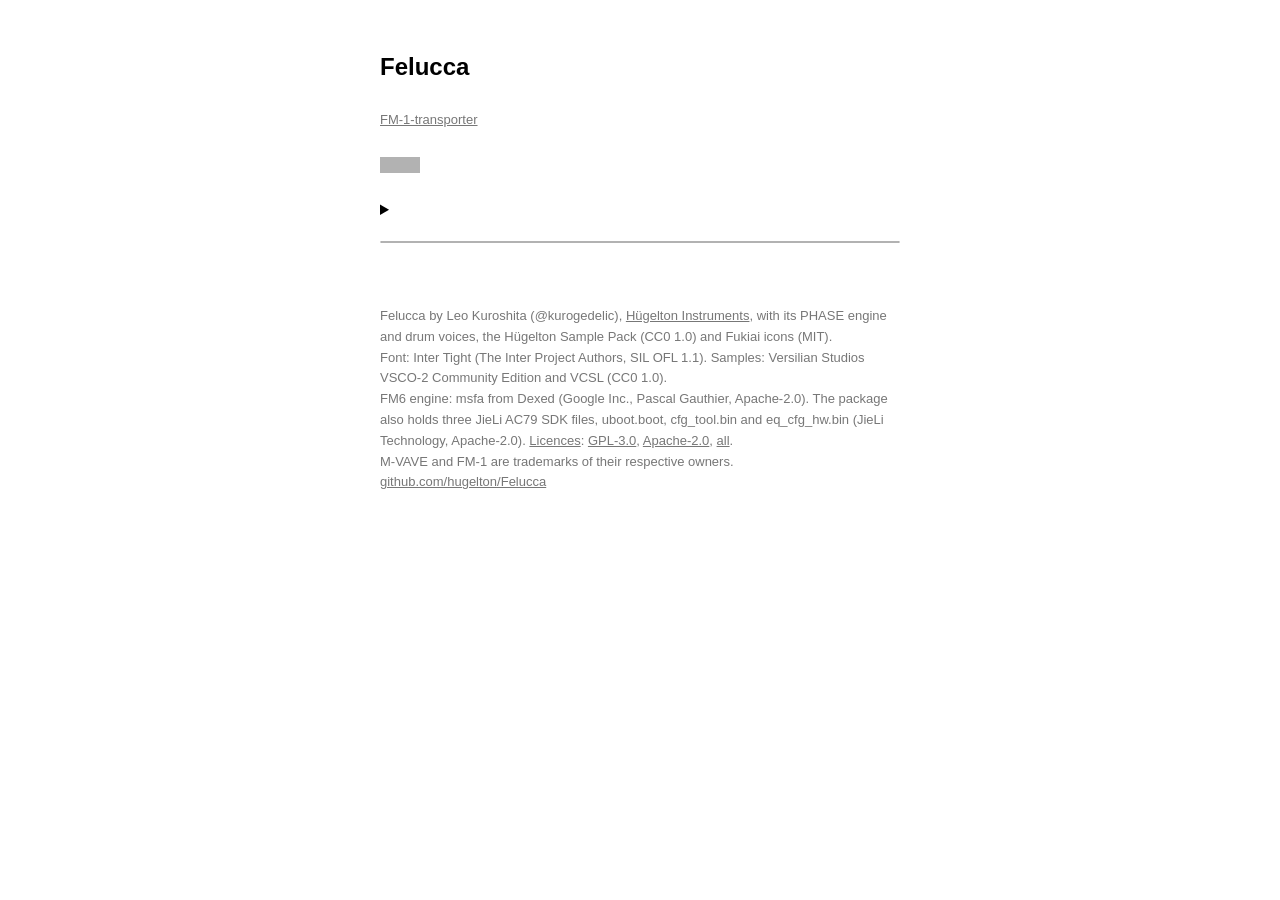
<file: firmware/firmware-src/web/index_pkg.html>
<!doctype html>
<!-- SPDX-License-Identifier: GPL-3.0-only
     Copyright (C) 2026 Leo Kuroshita (@kurogedelic), Hügelton Instruments -->
<html lang="ja">
<head>
<meta charset="utf-8">
<meta name="viewport" content="width=device-width, initial-scale=1">
<title>Felucca</title>
<style>
  :root { --bg: #fff; --fg: #000; --dim: #777; }
  @media (prefers-color-scheme: dark) {
    :root:not([data-theme="light"]) { --bg: #000; --fg: #fff; --dim: #888; }
  }
  :root[data-theme="dark"] { --bg: #000; --fg: #fff; --dim: #888; }
  body { margin: 0; background: var(--bg); color: var(--fg);
         font: 16px/1.6 -apple-system, BlinkMacSystemFont, "Helvetica Neue", Arial, sans-serif; }
  main { max-width: 520px; margin: 0 auto; padding: 48px 16px; }
  h1 { font-size: 24px; font-weight: 600; margin: 0 0 24px; }
  .lang { float: right; font-size: 13px; color: var(--dim); cursor: pointer; text-decoration: underline; background: none; padding: 0; color: var(--dim); }
  p { margin: 0 0 16px; }
  button { font: inherit; background: var(--fg); color: var(--bg); border: 0; padding: 8px 20px; cursor: pointer; }
  button:disabled { opacity: .3; cursor: default; }
  #status { margin-top: 16px; min-height: 1.6em; }
  .small { color: var(--dim); font-size: 13px; }
  progress { width: 100%; height: 4px; margin-top: 16px; }
  pre { color: var(--dim); font-size: 12px; white-space: pre-wrap; margin-top: 16px; }
</style>
</head>
<body>
<main>
  <button class="lang" id="lang"></button>
  <h1>Felucca</h1>
  <p data-t="intro"></p>
  <p data-t="warn"></p>
  <p class="small" data-t="direct"></p>
  <p class="small" data-t="beta"></p>
  <p class="small"><span data-t="brick"></span>
    <a href="https://github.com/kurogedelic/FM-1-transporter" target="_blank" rel="noopener" style="color:inherit">FM-1-transporter</a></p>
  <p><button id="go" disabled data-t="install"></button></p>
  <details style="margin-top:24px">
    <summary data-t="stockTitle"></summary>
    <p class="small" data-t="back"></p>
    <p class="small"><a href="https://www.m-vave.com/download" target="_blank" rel="noopener" style="color:inherit">M-VAVE Downloads</a></p>
    <p><label><span data-t="stockFile"></span><br><input id="stock-file" type="file" accept=".fwsc"></label></p>
    <p><button id="stock-go" disabled data-t="stockGo"></button></p>
    <p class="small" data-t="stockBackup"></p>
    <p class="small"><label><input id="stock-recovery" type="checkbox"> <span data-t="stockRecovery"></span></label></p>
  </details>
  <progress id="bar" max="100" value="0"></progress>
  <p id="status"></p>
  <pre id="log"></pre>
  <p><a href="../editor/" style="color:inherit" data-t="editor"></a></p>
  <p class="small">Felucca by Leo Kuroshita (@kurogedelic), <a href="https://hugelton.com" target="_blank" rel="noopener" style="color:inherit">Hügelton Instruments</a>, with its PHASE engine and drum voices, the Hügelton Sample Pack (CC0 1.0) and Fukiai icons (MIT).<br>
    Font: Inter Tight (The Inter Project Authors, SIL OFL 1.1). Samples: Versilian Studios VSCO-2 Community Edition and VCSL (CC0 1.0).<br>
    FM6 engine: msfa from Dexed (Google Inc., Pascal Gauthier, Apache-2.0). The package also holds three JieLi AC79 SDK files, uboot.boot, cfg_tool.bin and eq_cfg_hw.bin (JieLi Technology, Apache-2.0). <a href="../../firmware/LICENSING.md" style="color:inherit">Licences</a>: <a href="../../firmware/LICENSE" style="color:inherit">GPL-3.0</a>, <a href="../../firmware/LICENSES/Apache-2.0.txt" style="color:inherit">Apache-2.0</a>, <a href="../../firmware/LICENSES/" style="color:inherit">all</a>.<br>
    M-VAVE and FM-1 are trademarks of their respective owners.<br>
    <span data-t="license"></span> <a href="https://github.com/hugelton/Felucca" target="_blank" rel="noopener" style="color:inherit">github.com/hugelton/Felucca</a></p>
</main>
<script type="module">
/*LIB*/
const $ = (id) => document.getElementById(id);
const TEXT = {
  ja: {
    intro: "FM-1 を USB で接続してください。（Chrome か Edge で使えます）",
    warn: "書き込み中は USB を抜かないでください。",
    install: "インストール", other: "English",
    editor: "エディタ（インストール後、パソコンから音色やシーケンスを編集）",
    direct: "USB ケーブルはパソコンに直接つないでください。Probe や Transporter などの機材は不要です。",
    brick: "万一インストールに失敗して起動しなくなった場合は、復旧に Transporter が必要です:",
    beta: "Felucca 1.0 は実地テスト版です。不具合は GitHub で知らせてください。このカスタムファームウェアを使ったことで FM-1 が壊れたり不具合が起きたりしても、作者は一切の責任を負いません。自己責任でお使いください。",
    back: "M-VAVEから公式FM-1 V15を取得し、未変更のFM-1.fwscを選んでください。ファイルはこのブラウザ内で検証し、サーバーへ送りません。",
    stockTitle: "公式V15に戻す", stockFile: "公式FM-1.fwsc", stockGo: "バックアップして公式V15へ戻す",
    stockBackup: "現在の曲・保存曲・音色バンク・サンプル・設定を先に保存します。全体バックアップ非対応版は、Feluccaを更新してから行ってください。復元はFeluccaを再インストールしてエディタから行います。",
    stockRecovery: "更新中断の再開：全体バックアップはすでにパソコンへ保存済み",
    stockValid: "公式V15を確認しました", stockConfirm: "全体バックアップファイルをパソコンに保存できましたか？ 続けると公式V15へ戻します。Feluccaの曲は公式V15では開けません。",
    stockNeedBackup: "書き込みモードからはバックアップできません。保存済みバックアップがある場合だけ、更新中断の再開にチェックしてください。",
    stockUnsupported: "このFeluccaは全体バックアップに未対応です。先に最新版をインストールしてください。",
    backup: "全体バックアップ保存中 ", stockError: "公式ファイルを確認できません: ",
    nomidi: "このブラウザでは使えません。Chrome か Edge で開いてください。", loadfail: "読み込めませんでした: ",
    start: "開始します", verify: "確認中", loader: "書き込みモードに切り替え中", write: "書き込み中",
    reboot: "再起動中", done: "完了しました", stopped: "途中で止まりました。USB を挿し直してもう一度押してください。",
    error: "エラー: ",
    denied: "MIDI（SysEx）の使用が許可されませんでした。アドレスバーのサイト設定で MIDI を許可して、もう一度押してください。",
    notfound: "FM-1 が見つかりません。USB ケーブル（データ通信用か）を確かめ、MIDI を使う他のアプリを閉じてから、もう一度押してください。",
    model: "接続されている機器は FM-1 ではありません。",
    lost: "USB の接続が切れました。挿し直してもう一度押してください。",
    noloader: "書き込みモードの FM-1 が見つかりません。USB を挿し直してもう一度押してください（終わるまで書き込みモードのままです）。",
    noreturn: "FM-1 が戻ってきません。電源を入れ直してください。",
    mismatch: "書き込みは終わりましたが、FM-1 が別のバージョンを報告しています: ",
    badpkg: "インストールするファイルが壊れています。ページを再読み込みしてください。",
    leave: "書き込み中です。ページを閉じないでください。",
    license: "GPL-3.0、無保証。ソース:",
  },
  en: {
    intro: "Connect the FM-1 by USB. (Works in Chrome or Edge.)",
    warn: "Do not unplug the USB cable while writing.",
    install: "Install", other: "日本語",
    editor: "Editor (after installing: edit sounds and sequences from the computer)",
    direct: "Connect the USB cable directly to the computer. No probe or Transporter is needed.",
    brick: "If an install fails and the FM-1 no longer starts, recovering it needs a Transporter:",
    beta: "Felucca 1.0 is a field-testing release; please report problems on GitHub. The author accepts no responsibility if your FM-1 is damaged or misbehaves because of this custom firmware. Use it at your own risk.",
    back: "Get official FM-1 V15 from M-VAVE and select the unmodified FM-1.fwsc. The browser validates it locally; it is not sent to a server.",
    stockTitle: "Return to official V15", stockFile: "Official FM-1.fwsc", stockGo: "Back up and return to official V15",
    stockBackup: "Current music, saved music, sound banks, samples and settings are saved first. Older firmware needs a Felucca update for complete backups. To restore an archive later, reinstall Felucca and use the editor.",
    stockRecovery: "Resume an interrupted update: I already saved a complete backup to this computer",
    stockValid: "Official V15 verified", stockConfirm: "Has the complete backup file been saved to this computer? Continue to return to official V15. Official V15 cannot open Felucca music.",
    stockNeedBackup: "An update loader cannot export a backup. Only select resume if you already saved a complete backup.",
    stockUnsupported: "This Felucca does not support complete backups. Install the current Felucca first.",
    backup: "Saving complete backup ", stockError: "Cannot validate official firmware: ",
    nomidi: "This browser cannot do it. Open the page in Chrome or Edge.", loadfail: "Could not load: ",
    start: "Starting", verify: "Verifying", loader: "Switching to update mode", write: "Writing",
    reboot: "Restarting", done: "Done", stopped: "Stopped. Replug the USB cable and press Install again.",
    error: "Error: ",
    denied: "MIDI (SysEx) access was not allowed. Allow MIDI in the site settings (address bar) and press Install again.",
    notfound: "FM-1 not found. Check the USB cable (a data cable), close other apps that use MIDI, and press Install again.",
    model: "The connected device is not an FM-1.",
    lost: "The USB connection was lost. Replug it and press Install again.",
    noloader: "The FM-1 in update mode was not found. Replug the USB cable and press Install again (it stays in update mode until it is finished).",
    noreturn: "The FM-1 did not come back. Power-cycle it.",
    mismatch: "Written, but the FM-1 reports another version: ",
    badpkg: "The file to install is damaged. Reload the page.",
    leave: "Writing. Do not close the page.",
    license: "GPL-3.0, no warranty. Source:",
  },
};
let lang = (navigator.language || "en").toLowerCase().startsWith("ja") ? "ja" : "en";
const t = (k) => TEXT[lang][k];
let lastKey = null, lastArg = "";
function applyLang() {
  document.documentElement.lang = lang;
  document.querySelectorAll("[data-t]").forEach((e) => { e.textContent = t(e.dataset.t); });
  $("lang").textContent = t("other");
  if (lastKey) $("status").textContent = t(lastKey) + lastArg;
}
$("lang").addEventListener("click", () => { lang = lang === "ja" ? "en" : "ja"; applyLang(); });
applyLang();
const sayK = (k, arg = "") => { lastKey = k; lastArg = arg; $("status").textContent = t(k) + arg; };
const say = (txt) => { lastKey = null; $("status").textContent = txt; };
const log = (t) => { $("log").textContent += t + "\n"; };
let image = null;
const meta = /*META*/;

let writing = false, stock = null, stockFileEpoch = 0;
const lockInstaller = (on) => { writing = on; $("go").disabled = on || !image; $("stock-go").disabled = on || !stock; $("stock-file").disabled = on; $("stock-recovery").disabled = on; };
window.addEventListener("beforeunload", (e) => { if (writing) { e.preventDefault(); e.returnValue = t("leave"); } });

(async () => {
  if (!navigator.requestMIDIAccess) { sayK("nomidi"); return; }
  try {
    const r = await fetch(meta.pkg);
    if (!r.ok) throw new Error(`${meta.pkg}: HTTP ${r.status}`);
    const pkg = new Uint8Array(await r.arrayBuffer());
    if (productOf(pkg) !== meta.product) { sayK("badpkg"); return; }
    image = logicalImage(pkg);
    say(`Felucca ${meta.version}`);
    $("go").disabled = false;
  } catch (e) { sayK("loadfail", e.message); }
})();

$("go").addEventListener("click", async () => {
  if (writing) return;
  lockInstaller(true);
  let midi;
  try { midi = await navigator.requestMIDIAccess({ sysex: true }); }
  catch (e) { sayK("denied"); lockInstaller(false); return; }
  try {
    const up = new Updater(midi, log);
    const total = 74 + 1167;
    const step = (k, a) => {
      log(`${k} ${a ?? ""}`);
      if (k === "start") sayK("start");
      if (k === "verify") { sayK("verify"); $("bar").value = (a / total) * 100; }
      if (k === "loader") sayK("loader");
      if (k === "write") { sayK("write"); $("bar").value = ((74 + a) / total) * 100; }
      if (k === "reboot") sayK("reboot");
      if (k === "done") { $("bar").value = 100; sayK("done"); }
    };
    const ota = await up.find((id) => /^ota-/i.test(id.model));
    if (ota) {
      ota.link.close();
      sayK((await up.resume(image, step, meta.product)) ? "done" : "stopped");
    } else {
      await up.install(image, meta.product, step);
    }
  } catch (e) {
    if (e && e.code && TEXT[lang][e.code]) sayK(e.code, e.detail || "");
    else sayK("error", e && e.message);
    log(String(e && e.stack || e));
  }
  lockInstaller(false);
});

$("stock-file").addEventListener("change", async () => {
  const epoch = ++stockFileEpoch, file = $("stock-file").files[0]; stock = null; lockInstaller(false);
  if (!file) return;
  try {
    if (file.size !== STOCK_V15_SIZE) throw new Error("FM-1 V15 / FM-1.fwsc");
    const verified = await validateStockPackage(new Uint8Array(await file.arrayBuffer()));
    if (epoch !== stockFileEpoch) return;
    stock = verified; sayK("stockValid"); lockInstaller(false);
  } catch (e) { if (epoch === stockFileEpoch) sayK("stockError", e.message); }
});
function saveArchive(archive) {
  const url = URL.createObjectURL(new Blob([JSON.stringify(archive)], {type:"application/json"}));
  const a = document.createElement("a"); a.href = url; a.download = `Felucca-backup-${new Date().toISOString().slice(0,10)}.json`;
  document.body.append(a); a.click(); a.remove(); setTimeout(() => URL.revokeObjectURL(url), 1000);
}
function archiveInfo(a) {
  let pos = a.indexOf(0); if (pos < 0) throw new Error("Invalid INFO");
  const version = String.fromCharCode(...a.slice(0,pos)); pos++;
  const engines = a[pos]; pos += 5;
  for (let i = 0; i < engines; i++) { const end = a.indexOf(0,pos); if (end < 0) throw new Error("Invalid INFO"); pos = end + 1; }
  const ext = a.slice(pos + 1);
  const supported = /^FELUCCA /i.test(version) && ext[0] === 16 && ext[1] === 0x55 && ext[2] === 1 &&
    ext[4] === 0x4d && ext[5] === 1 && ext[8] === 0x42 && ext[9] === 1 && (ext[10] & 1);
  return {version,supported};
}
$("stock-go").addEventListener("click", async () => {
  if (!stock || writing) return;
  const selected = stock; lockInstaller(true);
  let link = null;
  try {
    let midi;
    try { midi = await navigator.requestMIDIAccess({sysex:true}); } catch (e) { sayK("denied"); return; }
    const up = new Updater(midi, log);
    const step = (k, n) => { log(`${k} ${n ?? ""}`); if (["start","verify","loader","write","reboot","done"].includes(k)) sayK(k); if (k === "done") $("bar").value = 100; };
    const loader = await up.find(id => id.model === "ota-FM-1");
    if (loader) {
      loader.link.close();
      if (!$("stock-recovery").checked) { sayK("stockNeedBackup"); return; }
      if (!confirm(t("stockConfirm"))) return;
      sayK(await up.resume(selected.image, step, selected.product) ? "done" : "stopped");
    } else {
      const device = await up.find(id => id.model === "FM-1");
      if (!device) { sayK("notfound"); return; }
      const input = device.link.input, output = device.link.output; device.link.close();
      link = new BackupConnection(input, output);
      const info = archiveInfo(await link.request([1,[]]));
      if (!info.supported) { sayK("stockUnsupported"); return; }
      const archive = await captureBackup((r,o) => link.request(r,o), info.version,
        (done,total) => sayK("backup", `${Math.round(done / Math.max(1,total) * 100)}%`));
      saveArchive(archive); link.close(); link = null;
      if (!confirm(t("stockConfirm"))) return;
      await up.install(selected.image, selected.product, step);
    }
  } catch (e) {
    if (e.code && TEXT[lang][e.code]) sayK(e.code,e.detail || ""); else sayK("error",e.message);
    log(String(e.stack || e));
  } finally { if (link) link.close(); lockInstaller(false); }
});
</script>
</body>
</html>
</file>
<file: docs/classic/style.css>
*{box-sizing:border-box}body{margin:0;background:#e9e8df;color:#1a1c19;font:16px 'Inter',Arial,sans-serif}header,main{max-width:1320px;margin:auto;padding:0 5vw}header{display:flex;align-items:center;justify-content:space-between;height:66px;border-bottom:1px solid #b0b2a7}.brand{font-weight:900;letter-spacing:-.5px}.brand b{font:30px Arial;vertical-align:middle}.brand span{font-weight:400}.serial,small,label,.legend,.screenhead,footer,.track button{font:11px/1.4 'IBM Plex Mono',monospace;letter-spacing:1px}.mast,.seqhead,.screenhead,footer{display:flex;justify-content:space-between;align-items:center}.mast{padding:32px 0 24px}.mast small,.panel>small{font-weight:bold}h1{font-size:clamp(70px,8vw,118px);line-height:.95;letter-spacing:-.085em;margin:6px 0;font-weight:750}h1 span{font:18px Arial;vertical-align:top;margin-left:8px}.transport,.pair,.conn{display:flex;gap:12px;align-items:center}.transport label{display:flex;align-items:center;gap:5px}.transport input{background:transparent;border:0;font-size:19px;width:65px}button,select,a{font:inherit;color:inherit}button,select,.conn a{cursor:pointer;border:1px solid #a4a69b;border-radius:4px;padding:9px;background:transparent}.play{background:#cefe65;border:1px solid #24271d;min-width:125px;font-weight:700;padding:14px 20px}.rack{display:grid;grid-template-columns:1.8fr 1fr;gap:12px}.screen{background:#191d19;color:#e8ebe1;position:relative;border-radius:8px;min-height:370px;overflow:hidden}.screenhead,.legend{position:absolute;left:22px;right:22px;z-index:1}.screenhead{top:19px}.screenhead i{display:inline-block;width:7px;height:7px;background:#d0fc72;border-radius:100%;margin-right:5px}.legend{bottom:17px;display:flex;gap:18px;letter-spacing:0}.c0{color:#ceff78}.c1{color:#af9af1}.c2{color:#f1a07d}canvas{width:100%;height:100%;position:absolute;inset:0}.panel{border:1px solid #adb0a3;border-radius:8px;padding:23px;background:#f2f1e9}.panel>select{display:block;font-size:clamp(21px,2vw,30px);font-weight:bold;letter-spacing:-1px;width:100%;border:0;border-bottom:1px solid #b9bbad;border-radius:0;padding:9px 0}.panel p,details p{font-size:14px;line-height:1.45;color:#53584b}.pair label{flex:1;min-width:0}.pair select{display:block;font:14px Arial;width:100%;margin:5px 0 12px}.sliders label{display:block;margin:8px 0}.sliders output{float:right}.sliders input{width:100%;accent-color:#434c35;height:14px}.seq{margin:24px 0}.seqhead{margin-bottom:12px}.seqhead h2{font-size:24px;letter-spacing:-1px;margin:0}.track{display:grid;grid-template-columns:88px repeat(16,minmax(0,1fr));gap:4px;margin:6px 0}.track button{padding:0;height:25px;border:0;border-radius:3px;background:#d5d7cb}.track button:first-child{text-align:left;background:transparent;font-weight:bold;letter-spacing:0}.track button.on{background:var(--col);box-shadow:inset 0 0 0 1px #0002}.track button.current{outline:2px solid #363b30}.track.mute{opacity:.45}details{border-block:1px solid #b4b7aa;padding:16px 0}summary{cursor:pointer;font-weight:600}.conn{margin-top:15px;flex-wrap:wrap}.conn a{font-size:14px;text-decoration:none}footer{padding:22px 0;color:#606457;font-size:10px}button:focus-visible,select:focus-visible,a:focus-visible{outline:3px solid #8466aa}@media(max-width:720px){header,main{padding-inline:4vw}.mast{padding:20px 0 16px}.rack{grid-template-columns:1fr}.screen{min-height:295px}.panel{padding:15px}.sliders{display:grid;grid-template-columns:1fr 1fr;gap:12px}.track{grid-template-columns:61px repeat(16,minmax(0,1fr));gap:2px}.play{min-width:85px;padding:12px}.transport{gap:4px}.serial{font-size:9px}.legend{left:15px}.mast small{font-size:9px}.transport input{width:52px}.seq{margin:18px 0}}
@media(max-width:560px){.track{grid-template-columns:65px repeat(8,minmax(0,1fr));row-gap:3px;margin:10px 0}.track button{height:29px}.track button:first-child{grid-row:span 2;height:100%}.transport input{font-size:16px;width:49px}.legend{gap:12px}}
header nav{display:flex;align-items:center;gap:14px;margin-left:auto;margin-right:20px;font-size:13px}header nav a{text-decoration:none;border-bottom:1px solid}header nav select{padding:5px}@media(max-width:600px){header .serial{display:none}header nav{margin-right:0;gap:8px}.brand{font-size:13px}}

footer .credit{display:flex;align-items:center;gap:10px;letter-spacing:.5px}footer .credit a{color:#606457;text-decoration:none;display:inline-flex}footer .credit a:hover{color:#1a1c19}footer .don{border:1px solid #a4a69b;border-radius:99px;padding:3px 10px;font-weight:700}@media(max-width:720px){footer{flex-wrap:wrap;gap:8px}footer .credit>span{display:none}}
.sig{display:flex;flex-wrap:wrap;align-items:center;gap:10px;margin:2px 0 10px;font:11px/1.4 'IBM Plex Mono',ui-monospace,monospace;letter-spacing:.8px;color:#53584b}.sig a{color:#53584b;text-decoration:none}.sig a:hover{color:#1a1c19}.sig .don{border:1px solid #a4a69b;border-radius:99px;padding:2px 10px;font-weight:700;color:#1a1c19}
</file>
